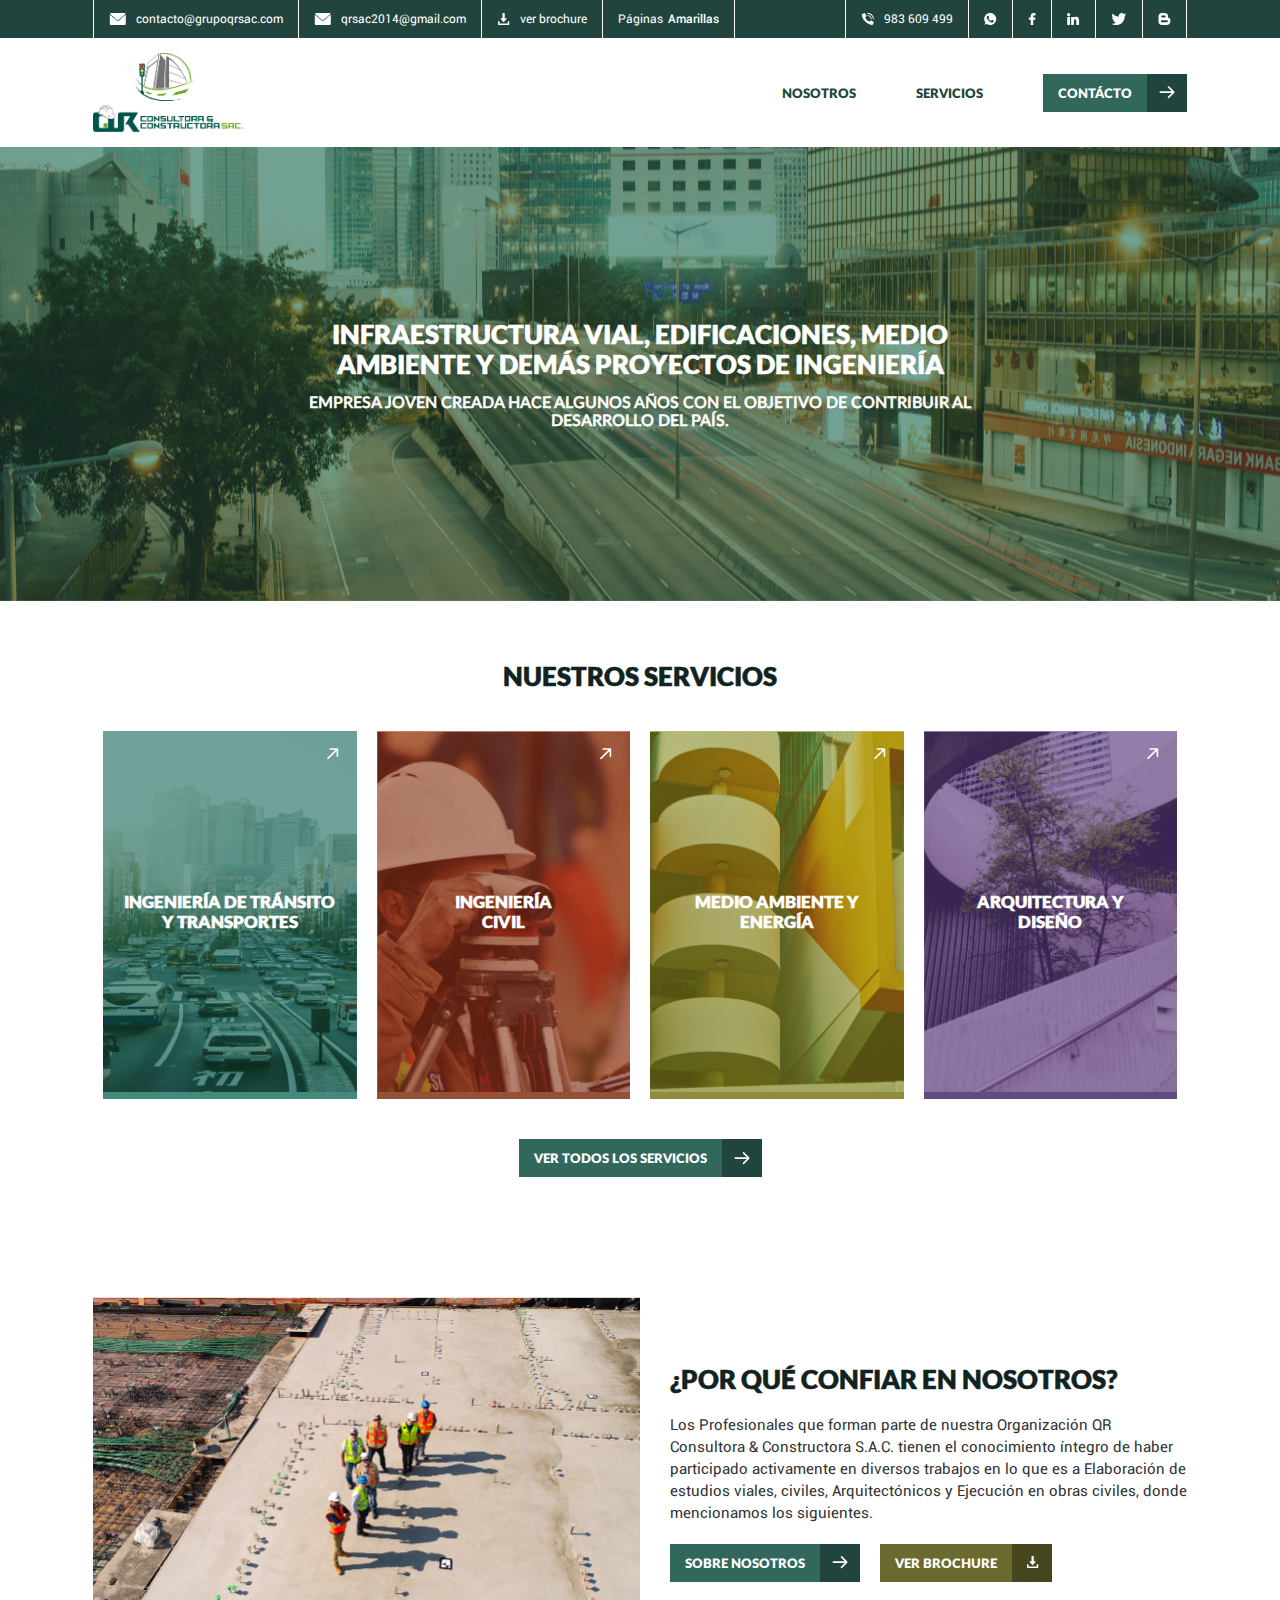
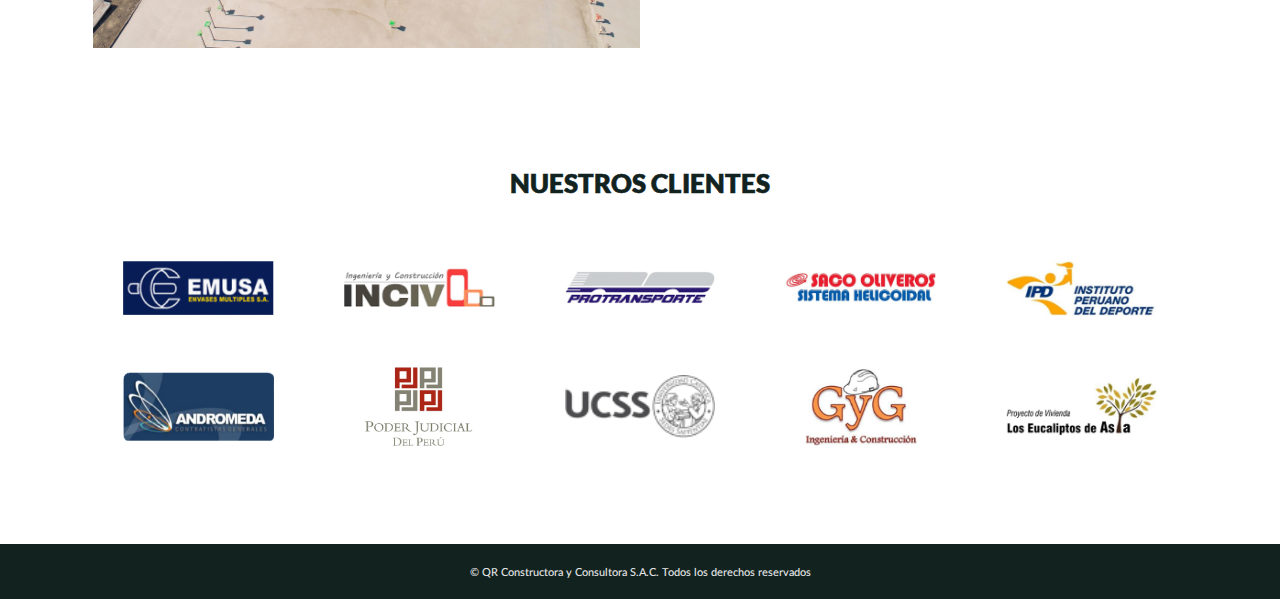
<file: index.html>
<!DOCTYPE html>
<html lang="es">
  <head>
    <!-- Global site tag (gtag.js) - Google Analytics -->
<script async src="https://www.googletagmanager.com/gtag/js?id=G-ZJ2PSQ1S6S"></script>
<script>
  window.dataLayer = window.dataLayer || [];
  function gtag(){dataLayer.push(arguments);}
  gtag('js', new Date());

  gtag('config', 'G-ZJ2PSQ1S6S');
</script>
    <meta charset="UTF-8" />
    <meta http-equiv="X-UA-Compatible" content="IE=edge" />
    <meta name="viewport" content="width=device-width, initial-scale=1.0" />
    <meta name="google-site-verification" content="WBtdzYXrYl9oiD49tObHCFMQHIOM5q0oiX0SmKbReoA" />
    <link rel="stylesheet" href="css/style.css" />
    <link rel="stylesheet" href="css/owl.carousel.css">
    <link rel="stylesheet" href="css/responsive.css">
    <!-- for facebook -->
	<meta property="og:type" content="website">
	<meta property="og:site_name" content="Grupo QR SAC | Consultora y Constructora">
	<meta property="og:title" content="Grupo QR SAC | Consultora y Constructora">
	<meta property="og:description" content="Ingeniería de Tránsito y Transportes | Ingenieria Civil | Medio Ambiente y Energía | Arquitectura y Diseño">
	<meta property="og:url" content="https://grupoqrsac.com/">
	<meta property="og:image" content="https://grupoqrsac.com/img/home/bg-we.jpg">
	<meta property="og:image:secure_url" content="https://grupoqrsac.com/img/home/bg-we.jpg">
	<meta property="og:image:alt" content="Ingeniería de Tránsito y Transportes | Ingenieria Civil | Medio Ambiente y Energía | Arquitectura y Diseño"/>
	<!-- end for facebook -->
    <title>QR Consultora y Constructora S.A.C.</title>
  </head>
  <body>
    <header>
      <div class="ui-header-top">
        <div class="ui-header-top__box ui-container">
          <ul class="ui-header-top-list">
            <li>
              <a href="mailto:contacto@grupoqrsac.com" class="ui-header-top-list-link">
                <figure
                  class="ui-header-top-list-link__figure ui-header-top-list-link__figure--margin-right"
                >
                  <img src="img/icons/icon-email.svg" alt="" />
                </figure>
                <span>
                  contacto@grupoqrsac.com
                </span>
              </a>
            </li>
            <li>
              <a href="mailto:qrsac2014@gmail.com" class="ui-header-top-list-link">
                <figure
                  class="ui-header-top-list-link__figure ui-header-top-list-link__figure--margin-right"
                >
                  <img src="img/icons/icon-email.svg" alt="" />
                </figure>
                <span>
                  qrsac2014@gmail.com
                </span>
              </a>
            </li>
            <li>
              <a href="/pdf/brochure-qr-consultora-y-constructora-sac.pdf" class="ui-header-top-list-link" target="_blank">
                <figure
                  class="ui-header-top-list-link__figure ui-header-top-list-link__figure--margin-right"
                >
                  <img src="img/icons/icon-download.svg" alt="" />
                </figure>
                <span>
                  ver brochure
                </span>
              </a>
            </li>
            <li>
              <a href="https://www.paginasamarillas.com.pe/empresas/qr-consultora-y-constructora-sac/comas-80631197" class="ui-header-top-list-link ui-header-top-list-link--page-yellow" target="_blank">
                <span>
                  Páginas
                </span>
                <span>
                  Amarillas
                </span>
              </a>
            </li>
          </ul>
          <ul class="ui-header-top-list">
            <li>
              <a href="tel:+51983609499" class="ui-header-top-list-link">
                <figure class="ui-header-top-list-link__figure ui-header-top-list-link__figure--margin-right">
                  <img src="img/icons/icon-phone.svg" alt="" />
                </figure>
                <span>
                  983 609 499
                </span>
              </a>
            </li>
            <li>
              <a href="https://wa.me/51983609499?text=Hola%20QR%20Consultora%20y%20Constructora%20SAC" class="ui-header-top-list-link" target="_blank">
                <figure class="ui-header-top-list-link__figure">
                  <img src="img/icons/icon-whatsapp.svg" alt="" />
                </figure>
              </a>
            </li>
            <li>
              <a href="https://www.facebook.com/qr.consultores" class="ui-header-top-list-link" target="_blank">
                <figure class="ui-header-top-list-link__figure">
                  <img src="img/icons/icon-facebook.svg" alt="" />
                </figure>
              </a>
            </li>
            <li>
              <a href="https://www.linkedin.com/checkpoint/challengesV2/AQFUcY1yalVhBwAAAXfaHliNc3Pa6fabhmJdK09zPeX9hMfOIUM_fYAIL2bv32jZKCMyQRujXSj3CpC52_dGCSGTTMtHnvE-BA" class="ui-header-top-list-link" target="_blank">
                <figure class="ui-header-top-list-link__figure">
                  <img src="img/icons/icon-linkedin.svg" alt="" />
                </figure>
              </a>
            </li>
            <li>
              <a href="https://twitter.com/qrsac2014" class="ui-header-top-list-link" target="_blank">
                <figure class="ui-header-top-list-link__figure">
                  <img src="img/icons/icon-twitter.svg" alt="" />
                </figure>
              </a>
            </li>
            <li>
              <a href="http://qrsac.blogspot.com/" class="ui-header-top-list-link" target="_blank">
                <figure class="ui-header-top-list-link__figure">
                  <img src="img/icons/icon-blogger.svg" alt="" />
                </figure>
              </a>
            </li>
          </ul>
        </div>
      </div>
      <div class="ui-header-navigation">
        <div class="ui-header-navigation__box ui-container">
          <a href="index.html" class="ui-brand-qr">
            <figure class="ui-brand-qr__figure">
              <img src="img/icons/brand-qr.png" alt="" />
            </figure>
          </a>
          <nav class="ui-nav">
            <ul class="ui-header-top-list ui-header-top-list--movil">
              <li>
                <a href="mailto:contacto@grupoqrsac.com" class="ui-header-top-list-link ui-header-top-list-link--movil">
                  <figure
                    class="ui-header-top-list-link__figure ui-header-top-list-link__figure--margin-right"
                  >
                    <img src="img/icons/icon-email.svg" alt="" />
                  </figure>
                  <span>
                    contacto@grupoqrsac.com
                  </span>
                </a>
              </li>
              <li>
                <a href="/pdf/brochure-qr-consultora-y-constructora-sac.pdf" class="ui-header-top-list-link ui-header-top-list-link--movil" target="_blank">
                  <figure
                    class="ui-header-top-list-link__figure ui-header-top-list-link__figure--margin-right"
                  >
                    <img src="img/icons/icon-download.svg" alt="" />
                  </figure>
                  <span>
                    ver brochure
                  </span>
                </a>
              </li>
              <li>
                <a href="https://www.paginasamarillas.com.pe/empresas/qr-consultora-y-constructora-sac/comas-80631197" class="ui-header-top-list-link ui-header-top-list-link--page-yellow" target="_blank">
                  <span>
                    Páginas
                  </span>
                  <span>
                    Amarillas
                  </span>
                </a>
              </li>
            </ul>
            <ul class="ui-nav-list">
              <li><a href="nosotros.html" class="ui-nav-link"> Nosotros </a></li>
              <li><a href="servicios.html" class="ui-nav-link">Servicios</a></li>
              <li>
                <a href="contacto.html" class="ui-nav-link ui-nav-link--button ui-nav-link--button--movil">
                  <span class="ui-nav-link__text">Contácto</span>
                  <div class="ui-nav-link-icon ui-nav-link-icon--movil">
                    <figure class="ui-nav-link-icon__figure">
                      <img src="img/icons/icon-arrow-right.svg" alt="" />
                    </figure>
                  </div>
                </a>
              </li>
            </ul>
            <ul class="ui-header-top-list ui-header-top-list--movil ui-header-top-list--movil-flex">
              <li>
                <a href="tel:+51983609499" class="ui-header-top-list-link">
                  <figure class="ui-header-top-list-link__figure">
                    <img src="img/icons/icon-phone.svg" alt="" />
                  </figure>
                </a>
              </li>
              <li>
                <a href="https://wa.me/51983609499?text=Hola%20QR%20Consultora%20y%20Constructora%20SAC" class="ui-header-top-list-link" target="_blank">
                  <figure class="ui-header-top-list-link__figure">
                    <img src="img/icons/icon-whatsapp.svg" alt="" />
                  </figure>
                </a>
              </li>
              <li>
                <a href="https://www.facebook.com/qr.consultores" class="ui-header-top-list-link" target="_blank">
                  <figure class="ui-header-top-list-link__figure">
                    <img src="img/icons/icon-facebook.svg" alt="" />
                  </figure>
                </a>
              </li>
              <li>
                <a href="https://www.linkedin.com/checkpoint/challengesV2/AQFUcY1yalVhBwAAAXfaHliNc3Pa6fabhmJdK09zPeX9hMfOIUM_fYAIL2bv32jZKCMyQRujXSj3CpC52_dGCSGTTMtHnvE-BA" class="ui-header-top-list-link" target="_blank">
                  <figure class="ui-header-top-list-link__figure">
                    <img src="img/icons/icon-linkedin.svg" alt="" />
                  </figure>
                </a>
              </li>
              <li>
                <a href="https://twitter.com/qrsac2014" class="ui-header-top-list-link" target="_blank">
                  <figure class="ui-header-top-list-link__figure">
                    <img src="img/icons/icon-twitter.svg" alt="" />
                  </figure>
                </a>
              </li>
              <li>
                <a href="http://qrsac.blogspot.com/" class="ui-header-top-list-link" target="_blank">
                  <figure class="ui-header-top-list-link__figure">
                    <img src="img/icons/icon-blogger.svg" alt="" />
                  </figure>
                </a>
              </li>
            </ul>

            <figure class="ui-close">
              <img src="img/icons/icon-close.svg" alt="">
            </figure>
          </nav>
          <div class="ui-button-movil">
            <span></span>
            <span></span>
            <span></span>
          </div>
        </div>
      </div>
    </header>

    <div class="ui-banner" style="background-image: url(img/banner/bg-banner.jpg)">
      <div class="ui-banner__box ui-container">
        <div class="ui-banner-text">
          <h2 class="ui-title ui-margin-bottom-15">
            Infraestructura Vial, edificaciones, medio ambiente y demás proyectos de ingeniería
          </h2>
          <h3 class="ui-subtitle">
            Empresa joven creada hace algunos años con el objetivo de contribuir al desarrollo del país.
          </h3>
        </div>
      </div>
    </div>

    <section class="ui-section">
      <div class="ui-section__box ui-container">
        <div class="ui-header-section ui-margin-bottom-30">
          <h2 class="ui-title ui-title--11221F">Nuestros servicios</h2>
        </div>
        <ul class="ui-list-services ui-margin-bottom-30">
          <li>
            <a href="servicios.html#ingenieria-de-transito-y-transportes" class="ui-service-link ui-service-link--428A7B">
              <div class="ui-service-link__bg ui-service-link__bg--overlay-428A7B" style="background-image: url(img/home/servicio-ingenieria-de-transito-y-transporte.jpg);"></div>
              <div class="ui-service-link-text">
                <h3 class="ui-title--service-link ui-title">Ingeniería de tránsito y transportes</h3>
                <figure class="ui-service-link-text__figure">
                  <img src="img/icons/icon-arrow-right.svg" alt="">
                </figure>
              </div>
            </a>
          </li>

          <li>
            <a href="servicios.html#ingenieria-civil" class="ui-service-link ui-service-link--945138">
              <div class="ui-service-link__bg ui-service-link__bg--overlay-945138" style="background-image: url(img/home/servicio-ingenieria-civil.jpg);"></div>
              <div class="ui-service-link-text">
                <h3 class="ui-title--service-link ui-title">Ingeniería <br> Civil</h3>
                <figure class="ui-service-link-text__figure">
                  <img src="img/icons/icon-arrow-right.svg" alt="">
                </figure>
              </div>
            </a>
          </li>

          <li>
            <a href="servicios.html#medio-ambiente-y-energia" class="ui-service-link ui-service-link--8F8D3D">
              <div class="ui-service-link__bg ui-service-link__bg--overlay-8F8D3D" style="background-image: url(img/home/servicio-medio-ambiente-y-energia.jpg);"></div>
              <div class="ui-service-link-text">
                <h3 class="ui-title--service-link ui-title">Medio ambiente y energía</h3>
                <figure class="ui-service-link-text__figure">
                  <img src="img/icons/icon-arrow-right.svg" alt="">
                </figure>
              </div>
            </a>
          </li>

          <li>
            <a href="servicios.html#arquitectura-y-diseno" class="ui-service-link ui-service-link--614B81">
              <div class="ui-service-link__bg ui-service-link__bg--overlay-614B81" style="background-image: url(img/home/servicio-arquitectura-y-diseno.jpg);"></div>
              <div class="ui-service-link-text">
                <h3 class="ui-title--service-link ui-title">Arquitectura y <br> diseño</h3>
                <figure class="ui-service-link-text__figure">
                  <img src="img/icons/icon-arrow-right.svg" alt="">
                </figure>
              </div>
            </a>
          </li>
        </ul>
        <div class="ui-link-button">
          <a href="servicios.html" class="ui-nav-link ui-nav-link--button">
            <span class="ui-nav-link__text">Ver todos los servicios</span>
            <div class="ui-nav-link-icon">
              <figure class="ui-nav-link-icon__figure">
                <img src="img/icons/icon-arrow-right.svg" alt="">
              </figure>
            </div>
          </a>
        </div>
      </div>
    </section>

    <section class="ui-section">
      <div class="ui-section__box ui-section__box--we ui-container">
        <div class="ui-we-bg" style="background-image: url(img/home/bg-we.jpg);"></div>
        <div class="ui-we-content">
          <div class="ui-header-section ui-header-section--we ui-margin-bottom-20">
            <h2 class="ui-title ui-title--11221F">¿Por qué confiar en nosotros?</h2>
          </div>
          <div class="ui-paragraph ui-margin-bottom-20">
            <p>
              Los Profesionales que forman parte de nuestra Organización QR Consultora & Constructora S.A.C. tienen el conocimiento íntegro de haber participado activamente en diversos trabajos en lo que es a Elaboración  de estudios viales, civiles, Arquitectónicos y Ejecución en obras civiles, donde mencionamos los siguientes.
            </p>
          </div>
          <div class="ui-link-button ui-link-button--we">
            <a href="nosotros.html" class="ui-nav-link ui-nav-link--button">
              <span class="ui-nav-link__text">Sobre nosotros</span>
              <div class="ui-nav-link-icon">
                <figure class="ui-nav-link-icon__figure">
                  <img src="img/icons/icon-arrow-right.svg" alt="">
                </figure>
              </div>
            </a>

            <a href="/pdf/brochure-qr-consultora-y-constructora-sac.pdf" class="ui-nav-link ui-nav-link--button ui-nav-link--button--6B6A2E" target="_blank">
              <span class="ui-nav-link__text">Ver brochure</span>
              <div class="ui-nav-link-icon ui-nav-link-icon--47471F">
                <figure class="ui-nav-link-icon__figure">
                  <img src="img/icons/icon-download.svg" alt="">
                </figure>
              </div>
            </a>
          </div>
        </div>
      </div>
    </section>

    <section class="ui-section">
      <div class="ui-section__box ui-container">
        <div class="ui-header-section ui-margin-bottom-30">
          <h2 class="ui-title ui-title--11221F">Nuestros clientes</h2>
        </div>
        <div class="ui-brand">
          <div class="owl-carousel ui-carousel-brand">
            <div class="item">
              <div class="ui-brand-items">
                <div class="ui-brand-item">
                  <div
                    class="ui-brand-item__figure"
                    style="background-image: url(img/brands/brand-emusa.png)"
                  ></div>
                </div>
                <div class="ui-brand-item">
                  <div
                    class="ui-brand-item__figure"
                    style="
                      background-image: url(img/brands/brand-andromeda.png);
                    "
                  ></div>
                </div>
              </div>
            </div>

            <div class="item">
              <div class="ui-brand-items">
                <div class="ui-brand-item">
                  <div
                    class="ui-brand-item__figure"
                    style="background-image: url(img/brands/brand-incivo.png)"
                  ></div>
                </div>
                <div class="ui-brand-item">
                  <div
                    class="ui-brand-item__figure"
                    style="
                      background-image: url(img/brands/brand-poder-judicial.png);
                    "
                  ></div>
                </div>
              </div>
            </div>

            <div class="item">
              <div class="ui-brand-items">
                <div class="ui-brand-item">
                  <div
                    class="ui-brand-item__figure"
                    style="
                      background-image: url(img/brands/brand-protransporte.png);
                    "
                  ></div>
                </div>
                <div class="ui-brand-item">
                  <div
                    class="ui-brand-item__figure"
                    style="background-image: url(img/brands/brand-ucss.png)"
                  ></div>
                </div>
              </div>
            </div>

            <div class="item">
              <div class="ui-brand-items">
                <div class="ui-brand-item">
                  <div
                    class="ui-brand-item__figure"
                    style="
                      background-image: url(img/brands/brand-saco-oliveros.png);
                    "
                  ></div>
                </div>
                <div class="ui-brand-item">
                  <div
                    class="ui-brand-item__figure"
                    style="
                      background-image: url(img/brands/brand-ingenieria-y-construccion.png);
                    "
                  ></div>
                </div>
              </div>
            </div>

            <div class="item">
              <div class="ui-brand-items">
                <div class="ui-brand-item">
                  <div
                    class="ui-brand-item__figure"
                    style="background-image: url(img/brands/brand-ipd.png)"
                  ></div>
                </div>
                <div class="ui-brand-item">
                  <div
                    class="ui-brand-item__figure"
                    style="
                      background-image: url(img/brands/brand-los-eucaliptos-de-asia.png);
                    "
                  ></div>
                </div>
              </div>
            </div>

            <div class="item">
              <div class="ui-brand-items">
                <div class="ui-brand-item">
                  <div
                    class="ui-brand-item__figure"
                    style="background-image: url(img/brands/brand-isabella.png)"
                  ></div>
                </div>
                <div class="ui-brand-item">
                  <div
                    class="ui-brand-item__figure"
                    style="background-image: url(img/brands/brand-cimac.png)"
                  ></div>
                </div>
              </div>
            </div>

            <div class="item">
              <div class="ui-brand-items">
                <div class="ui-brand-item">
                  <div
                    class="ui-brand-item__figure"
                    style="
                      background-image: url(img/brands/brand-luz-del-sur.png);
                    "
                  ></div>
                </div>
                <div class="ui-brand-item">
                  <div
                    class="ui-brand-item__figure"
                    style="
                      background-image: url(img/brands/brand-zegel-ipae.png);
                    "
                  ></div>
                </div>
              </div>
            </div>

            <div class="item">
              <div class="ui-brand-items">
                <div class="ui-brand-item">
                  <div
                    class="ui-brand-item__figure"
                    style="background-image: url(img/brands/brand-tower.png)"
                  ></div>
                </div>
                <div class="ui-brand-item">
                  <div
                    class="ui-brand-item__figure"
                    style="background-image: url(img/brands/brand-minsur.png)"
                  ></div>
                </div>
              </div>
            </div>

            <div class="item">
              <div class="ui-brand-items">
                <div class="ui-brand-item">
                  <div
                    class="ui-brand-item__figure"
                    style="background-image: url(img/brands/brand-unife.png)"
                  ></div>
                </div>
                <div class="ui-brand-item">
                  <div
                    class="ui-brand-item__figure"
                    style="
                      background-image: url(img/brands/brand-plan-copesco.png);
                    "
                  ></div>
                </div>
              </div>
            </div>

            <div class="item">
              <div class="ui-brand-items">
                <div class="ui-brand-item">
                  <div
                    class="ui-brand-item__figure"
                    style="background-image: url(img/brands/brand-bisa.png)"
                  ></div>
                </div>
                <div class="ui-brand-item">
                  <div
                    class="ui-brand-item__figure"
                    style="
                      background-image: url(img/brands/brand-g-n-rojas.png);
                    "
                  ></div>
                </div>
              </div>
            </div>

            <div class="item">
              <div class="ui-brand-items">
                <div class="ui-brand-item">
                  <div
                    class="ui-brand-item__figure"
                    style="
                      background-image: url(img/brands/brand-grupo-proyfe.png);
                    "
                  ></div>
                </div>
                <div class="ui-brand-item">
                  <div
                    class="ui-brand-item__figure"
                    style="background-image: url(img/brands/brand-cesel.png)"
                  ></div>
                </div>
              </div>
            </div>

            <div class="item">
              <div class="ui-brand-items">
                <div class="ui-brand-item">
                  <div
                    class="ui-brand-item__figure"
                    style="background-image: url(img/brands/brand-conhydra.png)"
                  ></div>
                </div>
                <div class="ui-brand-item">
                  <div
                    class="ui-brand-item__figure"
                    style="background-image: url(img/brands/brand-adc.png)"
                  ></div>
                </div>
              </div>
            </div>
          </div>
        </div>
      </div>
    </section>

    <footer class="ui-footer">
      <div class="ui-footer__box ui-container">
        <span
          class="ui-footer-link"
        >
          © QR Constructora y Consultora S.A.C. Todos los derechos reservados
        </span>
      </div>
    </footer>

    <script src="js/jquery-2.2.4.min.js"></script>
    <script src="js/owl.carousel.js"></script>
    <script src="js/brand.js"></script>
    <script src="js/general.js"></script>
  </body>
</html>
</file>
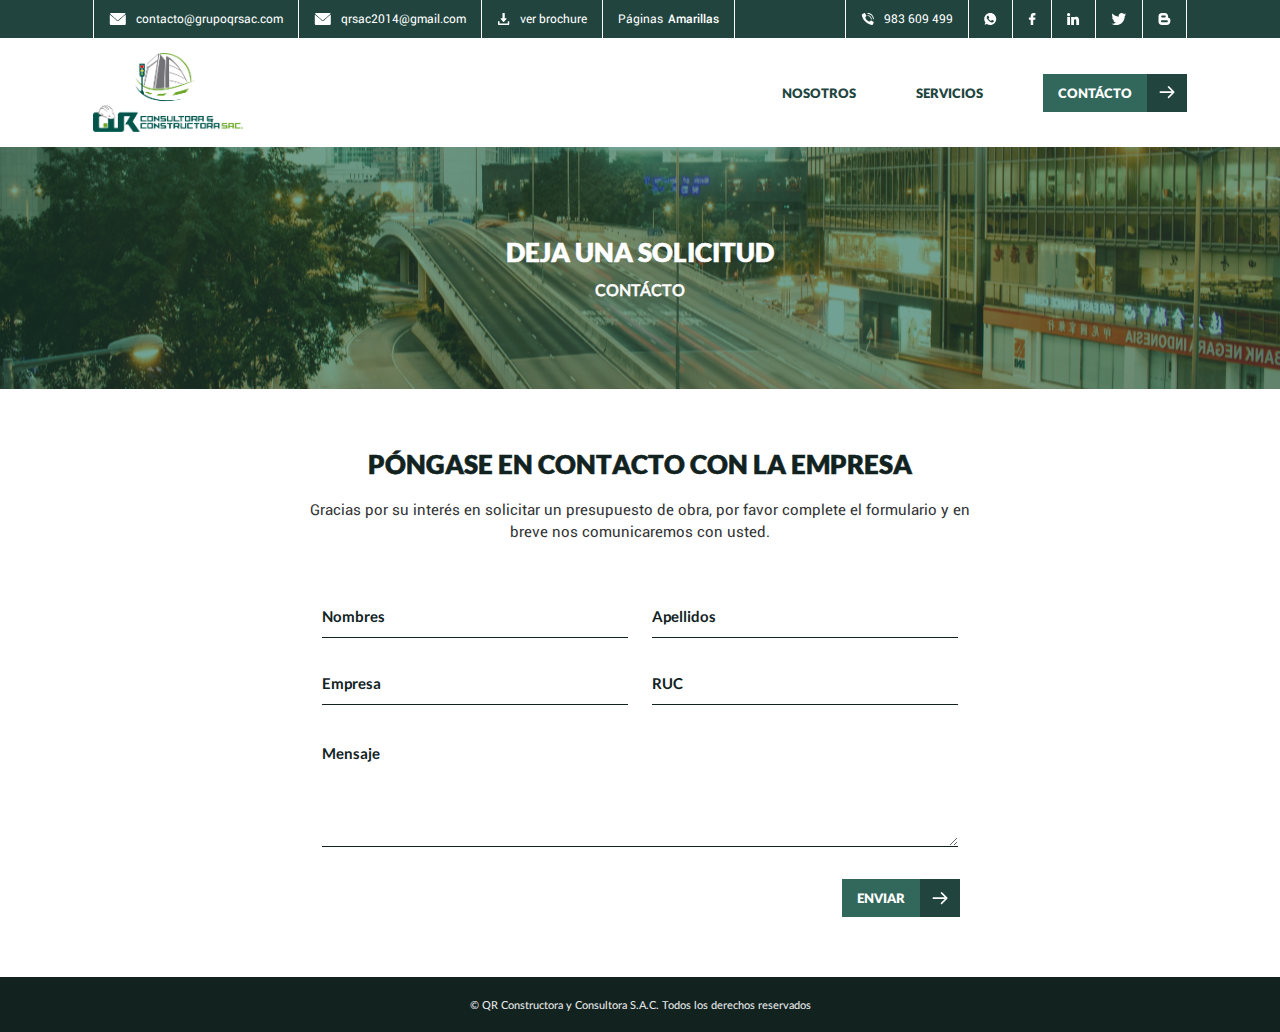
<file: contacto.html>
<!DOCTYPE html>
<html lang="es">
  <head>
    <!-- Global site tag (gtag.js) - Google Analytics -->
<script async src="https://www.googletagmanager.com/gtag/js?id=G-ZJ2PSQ1S6S"></script>
<script>
  window.dataLayer = window.dataLayer || [];
  function gtag(){dataLayer.push(arguments);}
  gtag('js', new Date());

  gtag('config', 'G-ZJ2PSQ1S6S');
</script>
    <meta charset="UTF-8" />
    <meta http-equiv="X-UA-Compatible" content="IE=edge" />
    <meta name="viewport" content="width=device-width, initial-scale=1.0" />
    <link rel="stylesheet" href="css/style.css" />
    <link rel="stylesheet" href="css/owl.carousel.css" />
    <link rel="stylesheet" href="css/responsive.css">
    <title>QR Consultora y Constructora S.A.C.</title>
  </head>
  <body>
    <header>
      <div class="ui-header-top">
        <div class="ui-header-top__box ui-container">
          <ul class="ui-header-top-list">
            <li>
              <a href="mailto:contacto@grupoqrsac.com" class="ui-header-top-list-link">
                <figure
                  class="ui-header-top-list-link__figure ui-header-top-list-link__figure--margin-right"
                >
                  <img src="img/icons/icon-email.svg" alt="" />
                </figure>
                <span>
                  contacto@grupoqrsac.com
                </span>
              </a>
            </li>
            <li>
              <a href="mailto:qrsac2014@gmail.com" class="ui-header-top-list-link">
                <figure
                  class="ui-header-top-list-link__figure ui-header-top-list-link__figure--margin-right"
                >
                  <img src="img/icons/icon-email.svg" alt="" />
                </figure>
                <span>
                  qrsac2014@gmail.com
                </span>
              </a>
            </li>
            <li>
              <a href="/pdf/brochure-qr-consultora-y-constructora-sac.pdf" class="ui-header-top-list-link" target="_blank">
                <figure
                  class="ui-header-top-list-link__figure ui-header-top-list-link__figure--margin-right"
                >
                  <img src="img/icons/icon-download.svg" alt="" />
                </figure>
                <span>
                  ver brochure
                </span>
              </a>
            </li>
            <li>
              <a href="https://www.paginasamarillas.com.pe/empresas/qr-consultora-y-constructora-sac/comas-80631197" class="ui-header-top-list-link ui-header-top-list-link--page-yellow" target="_blank">
                <span>
                  Páginas
                </span>
                <span>
                  Amarillas
                </span>
              </a>
            </li>
          </ul>
          <ul class="ui-header-top-list">
            <li>
              <a href="tel:+51983609499" class="ui-header-top-list-link">
                <figure class="ui-header-top-list-link__figure ui-header-top-list-link__figure--margin-right">
                  <img src="img/icons/icon-phone.svg" alt="" />
                </figure>
                <span>
                  983 609 499
                </span>
              </a>
            </li>
            <li>
              <a href="https://wa.me/51983609499?text=Hola%20QR%20Consultora%20y%20Constructora%20SAC" class="ui-header-top-list-link" target="_blank">
                <figure class="ui-header-top-list-link__figure">
                  <img src="img/icons/icon-whatsapp.svg" alt="" />
                </figure>
              </a>
            </li>
            <li>
              <a href="https://www.facebook.com/qr.consultores" class="ui-header-top-list-link" target="_blank">
                <figure class="ui-header-top-list-link__figure">
                  <img src="img/icons/icon-facebook.svg" alt="" />
                </figure>
              </a>
            </li>
            <li>
              <a href="https://www.linkedin.com/checkpoint/challengesV2/AQFUcY1yalVhBwAAAXfaHliNc3Pa6fabhmJdK09zPeX9hMfOIUM_fYAIL2bv32jZKCMyQRujXSj3CpC52_dGCSGTTMtHnvE-BA" class="ui-header-top-list-link" target="_blank">
                <figure class="ui-header-top-list-link__figure">
                  <img src="img/icons/icon-linkedin.svg" alt="" />
                </figure>
              </a>
            </li>
            <li>
              <a href="https://twitter.com/qrsac2014" class="ui-header-top-list-link" target="_blank">
                <figure class="ui-header-top-list-link__figure">
                  <img src="img/icons/icon-twitter.svg" alt="" />
                </figure>
              </a>
            </li>
            <li>
              <a href="http://qrsac.blogspot.com/" class="ui-header-top-list-link" target="_blank">
                <figure class="ui-header-top-list-link__figure">
                  <img src="img/icons/icon-blogger.svg" alt="" />
                </figure>
              </a>
            </li>
          </ul>
        </div>
      </div>
      <div class="ui-header-navigation">
        <div class="ui-header-navigation__box ui-container">
          <a href="index.html" class="ui-brand-qr">
            <figure class="ui-brand-qr__figure">
              <img src="img/icons/brand-qr.png" alt="" />
            </figure>
          </a>
          <nav class="ui-nav">
            <ul class="ui-header-top-list ui-header-top-list--movil">
              <li>
                <a href="mailto:contacto@grupoqrsac.com" class="ui-header-top-list-link ui-header-top-list-link--movil">
                  <figure
                    class="ui-header-top-list-link__figure ui-header-top-list-link__figure--margin-right"
                  >
                    <img src="img/icons/icon-email.svg" alt="" />
                  </figure>
                  <span>
                    contacto@grupoqrsac.com
                  </span>
                </a>
              </li>
              <li>
                <a href="/pdf/brochure-qr-consultora-y-constructora-sac.pdf" class="ui-header-top-list-link ui-header-top-list-link--movil" target="_blank">
                  <figure
                    class="ui-header-top-list-link__figure ui-header-top-list-link__figure--margin-right"
                  >
                    <img src="img/icons/icon-download.svg" alt="" />
                  </figure>
                  <span>
                    ver brochure
                  </span>
                </a>
              </li>
              <li>
                <a href="https://www.paginasamarillas.com.pe/empresas/qr-consultora-y-constructora-sac/comas-80631197" class="ui-header-top-list-link ui-header-top-list-link--page-yellow" target="_blank">
                  <span>
                    Páginas
                  </span>
                  <span>
                    Amarillas
                  </span>
                </a>
              </li>
            </ul>
            <ul class="ui-nav-list">
              <li><a href="nosotros.html" class="ui-nav-link"> Nosotros </a></li>
              <li><a href="servicios.html" class="ui-nav-link">Servicios</a></li>
              <li>
                <a href="contacto.html" class="ui-nav-link ui-nav-link--button ui-nav-link--button--movil">
                  <span class="ui-nav-link__text">Contácto</span>
                  <div class="ui-nav-link-icon ui-nav-link-icon--movil">
                    <figure class="ui-nav-link-icon__figure">
                      <img src="img/icons/icon-arrow-right.svg" alt="" />
                    </figure>
                  </div>
                </a>
              </li>
            </ul>
            <ul class="ui-header-top-list ui-header-top-list--movil ui-header-top-list--movil-flex">
              <li>
                <a href="tel:+51983609499" class="ui-header-top-list-link">
                  <figure class="ui-header-top-list-link__figure">
                    <img src="img/icons/icon-phone.svg" alt="" />
                  </figure>
                </a>
              </li>
              <li>
                <a href="https://wa.me/51983609499?text=Hola%20QR%20Consultora%20y%20Constructora%20SAC" class="ui-header-top-list-link" target="_blank">
                  <figure class="ui-header-top-list-link__figure">
                    <img src="img/icons/icon-whatsapp.svg" alt="" />
                  </figure>
                </a>
              </li>
              <li>
                <a href="https://www.facebook.com/qr.consultores" class="ui-header-top-list-link" target="_blank">
                  <figure class="ui-header-top-list-link__figure">
                    <img src="img/icons/icon-facebook.svg" alt="" />
                  </figure>
                </a>
              </li>
              <li>
                <a href="https://www.linkedin.com/checkpoint/challengesV2/AQFUcY1yalVhBwAAAXfaHliNc3Pa6fabhmJdK09zPeX9hMfOIUM_fYAIL2bv32jZKCMyQRujXSj3CpC52_dGCSGTTMtHnvE-BA" class="ui-header-top-list-link" target="_blank">
                  <figure class="ui-header-top-list-link__figure">
                    <img src="img/icons/icon-linkedin.svg" alt="" />
                  </figure>
                </a>
              </li>
              <li>
                <a href="https://twitter.com/qrsac2014" class="ui-header-top-list-link" target="_blank">
                  <figure class="ui-header-top-list-link__figure">
                    <img src="img/icons/icon-twitter.svg" alt="" />
                  </figure>
                </a>
              </li>
              <li>
                <a href="http://qrsac.blogspot.com/" class="ui-header-top-list-link" target="_blank">
                  <figure class="ui-header-top-list-link__figure">
                    <img src="img/icons/icon-blogger.svg" alt="" />
                  </figure>
                </a>
              </li>
            </ul>

            <figure class="ui-close">
              <img src="img/icons/icon-close.svg" alt="">
            </figure>
          </nav>
          <div class="ui-button-movil">
            <span></span>
            <span></span>
            <span></span>
          </div>
        </div>
      </div>
    </header>

    <div
      class="ui-banner ui-banner--internal"
      style="background-image: url(img/banner/bg-banner.jpg)"
    >
      <div class="ui-banner__box ui-container">
        <div class="ui-banner-text">
          <h2 class="ui-title ui-margin-bottom-15">
            Deja una solicitud
          </h2>
          <h3 class="ui-subtitle">contácto</h3>
        </div>
      </div>
    </div>

    <section class="ui-section">
      <div class="ui-section__box ui-section__box--contact ui-container">
        <div class="ui-section__660">
          <div class="ui-title-paragraph ui-margin-bottom-40">
            <div class="ui-header-section ui-margin-bottom-20">
              <h2 class="ui-title ui-title--11221F">Póngase en contacto con la empresa</h2>
            </div>
            <div class="ui-paragraph ui-text-center">
              <p>
                Gracias por su interés en solicitar un presupuesto de obra, por favor complete el formulario y en breve nos comunicaremos con usted.
              </p>
            </div>
          </div>
          
          <form action="" class="ui-form">
            <div class="ui-item-input">
              <div class="ui-item-input__box">
                <input type="text" class="ui-input" placeholder="Nombres">
              </div>
            </div>
            <div class="ui-item-input">
              <div class="ui-item-input__box">
                <input type="text" class="ui-input" placeholder="Apellidos">
              </div>
            </div>
            <div class="ui-item-input">
              <div class="ui-item-input__box">
                <input type="text" class="ui-input" placeholder="Empresa">
              </div>
            </div>
            <div class="ui-item-input">
              <div class="ui-item-input__box">
                <input type="text" class="ui-input" placeholder="RUC">
              </div>
            </div>
            <div class="ui-item-input ui-item-input--message ui-margin-bottom-20">
              <div class="ui-item-input__box ui-item-input__box--message">
                <textarea name="" class="ui-input" placeholder="Mensaje"></textarea>
              </div>
            </div>
            <div class="ui-link-button ui-link-button--contact">
              <button class="ui-nav-link ui-nav-link--button">
                <span class="ui-nav-link__text">Enviar</span>
                <div class="ui-nav-link-icon">
                  <figure class="ui-nav-link-icon__figure">
                    <img src="img/icons/icon-arrow-right.svg" alt="">
                  </figure>
                </div>
              </button>
            </div>
          </form>
        </div>
      </div>
    </section>

    <footer class="ui-footer">
      <div class="ui-footer__box ui-container">
        <span
          class="ui-footer-link"
        >
          © QR Constructora y Consultora S.A.C. Todos los derechos reservados
        </span>
      </div>
    </footer>

    <script src="js/jquery-2.2.4.min.js"></script>
    <script src="js/owl.carousel.js"></script>
    <script src="js/services.js"></script>
    <script src="js/general.js"></script>
  </body>
</html>
</file>
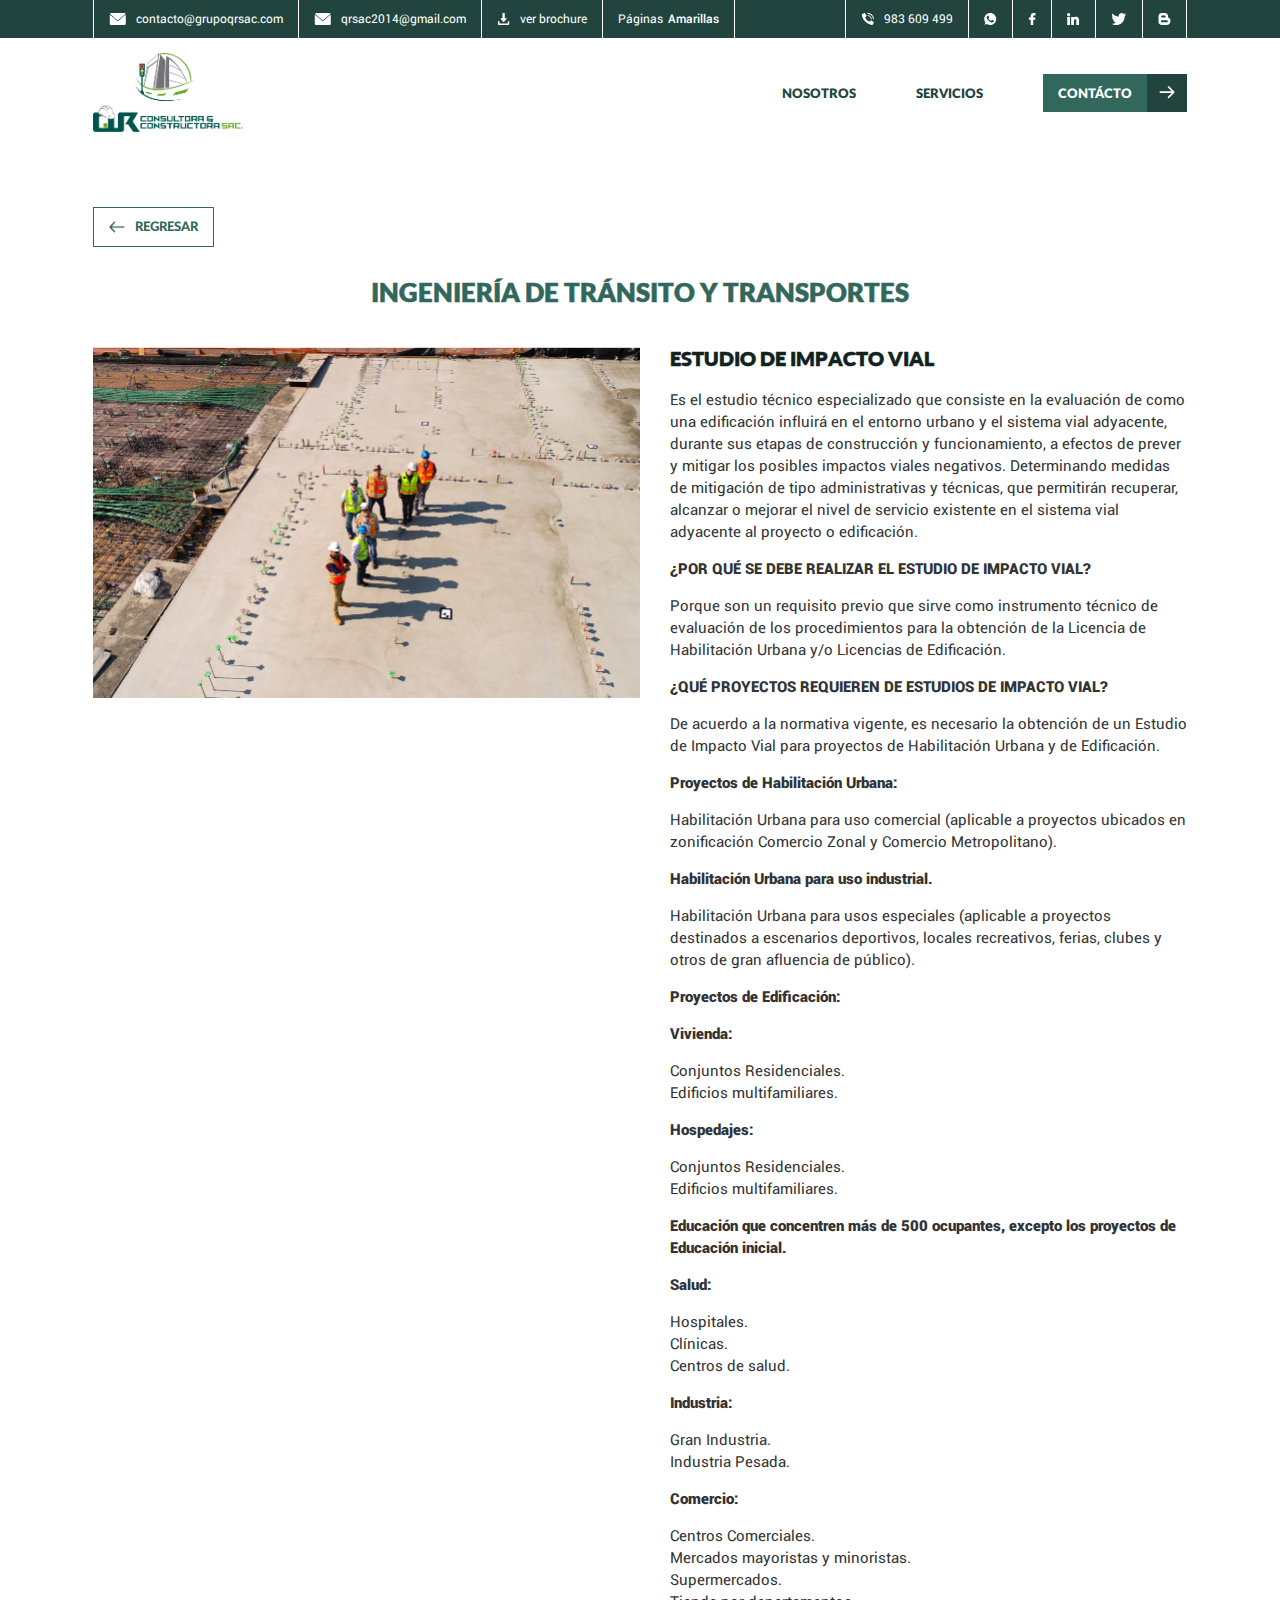
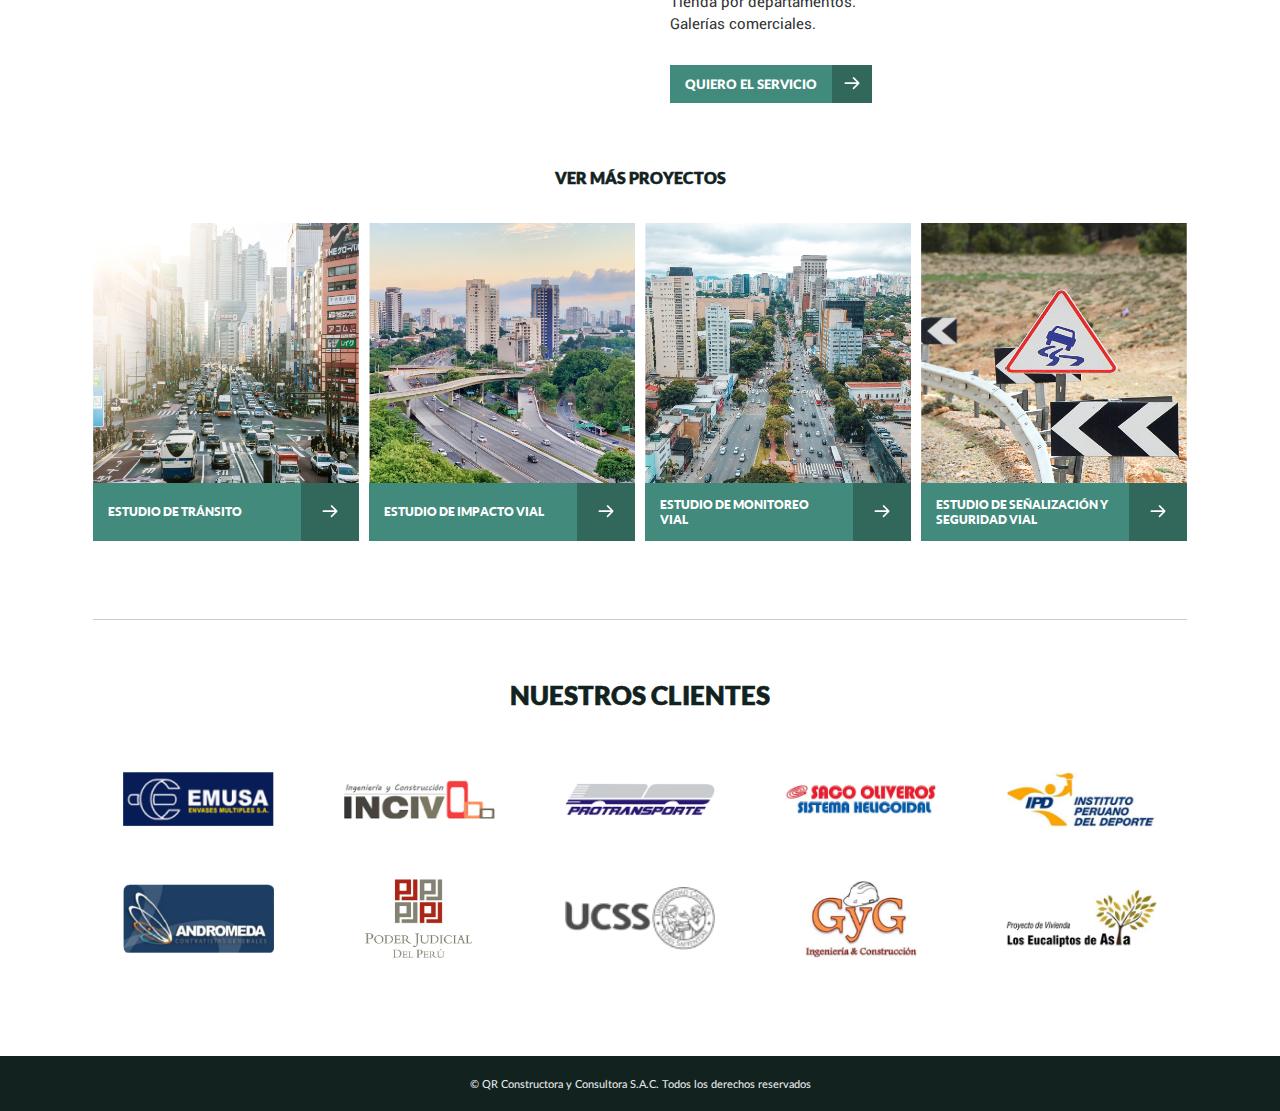
<file: estudio-de-impacto-vial.html>
<!DOCTYPE html>
<html lang="es">
  <head>
    <!-- Global site tag (gtag.js) - Google Analytics -->
<script async src="https://www.googletagmanager.com/gtag/js?id=G-ZJ2PSQ1S6S"></script>
<script>
  window.dataLayer = window.dataLayer || [];
  function gtag(){dataLayer.push(arguments);}
  gtag('js', new Date());

  gtag('config', 'G-ZJ2PSQ1S6S');
</script>
    <meta charset="UTF-8" />
    <meta http-equiv="X-UA-Compatible" content="IE=edge" />
    <meta name="viewport" content="width=device-width, initial-scale=1.0" />
    <link rel="stylesheet" href="css/style.css" />
    <link rel="stylesheet" href="css/owl.carousel.css" />
    <link rel="stylesheet" href="css/responsive.css">
    <title>QR Consultora y Constructora S.A.C.</title>
  </head>
  <body>
    <header>
      <div class="ui-header-top">
        <div class="ui-header-top__box ui-container">
          <ul class="ui-header-top-list">
            <li>
              <a href="mailto:contacto@grupoqrsac.com" class="ui-header-top-list-link">
                <figure
                  class="ui-header-top-list-link__figure ui-header-top-list-link__figure--margin-right"
                >
                  <img src="img/icons/icon-email.svg" alt="" />
                </figure>
                <span>
                  contacto@grupoqrsac.com
                </span>
              </a>
            </li>
            <li>
              <a href="mailto:qrsac2014@gmail.com" class="ui-header-top-list-link">
                <figure
                  class="ui-header-top-list-link__figure ui-header-top-list-link__figure--margin-right"
                >
                  <img src="img/icons/icon-email.svg" alt="" />
                </figure>
                <span>
                  qrsac2014@gmail.com
                </span>
              </a>
            </li>
            <li>
              <a href="/pdf/brochure-qr-consultora-y-constructora-sac.pdf" class="ui-header-top-list-link" target="_blank">
                <figure
                  class="ui-header-top-list-link__figure ui-header-top-list-link__figure--margin-right"
                >
                  <img src="img/icons/icon-download.svg" alt="" />
                </figure>
                <span>
                  ver brochure
                </span>
              </a>
            </li>
            <li>
              <a href="https://www.paginasamarillas.com.pe/empresas/qr-consultora-y-constructora-sac/comas-80631197" class="ui-header-top-list-link ui-header-top-list-link--page-yellow" target="_blank">
                <span>
                  Páginas
                </span>
                <span>
                  Amarillas
                </span>
              </a>
            </li>
          </ul>
          <ul class="ui-header-top-list">
            <li>
              <a href="tel:+51983609499" class="ui-header-top-list-link">
                <figure class="ui-header-top-list-link__figure ui-header-top-list-link__figure--margin-right">
                  <img src="img/icons/icon-phone.svg" alt="" />
                </figure>
                <span>
                  983 609 499
                </span>
              </a>
            </li>
            <li>
              <a href="https://wa.me/51983609499?text=Hola%20QR%20Consultora%20y%20Constructora%20SAC" class="ui-header-top-list-link" target="_blank">
                <figure class="ui-header-top-list-link__figure">
                  <img src="img/icons/icon-whatsapp.svg" alt="" />
                </figure>
              </a>
            </li>
            <li>
              <a href="https://www.facebook.com/qr.consultores" class="ui-header-top-list-link" target="_blank">
                <figure class="ui-header-top-list-link__figure">
                  <img src="img/icons/icon-facebook.svg" alt="" />
                </figure>
              </a>
            </li>
            <li>
              <a href="https://www.linkedin.com/checkpoint/challengesV2/AQFUcY1yalVhBwAAAXfaHliNc3Pa6fabhmJdK09zPeX9hMfOIUM_fYAIL2bv32jZKCMyQRujXSj3CpC52_dGCSGTTMtHnvE-BA" class="ui-header-top-list-link" target="_blank">
                <figure class="ui-header-top-list-link__figure">
                  <img src="img/icons/icon-linkedin.svg" alt="" />
                </figure>
              </a>
            </li>
            <li>
              <a href="https://twitter.com/qrsac2014" class="ui-header-top-list-link" target="_blank">
                <figure class="ui-header-top-list-link__figure">
                  <img src="img/icons/icon-twitter.svg" alt="" />
                </figure>
              </a>
            </li>
            <li>
              <a href="http://qrsac.blogspot.com/" class="ui-header-top-list-link" target="_blank">
                <figure class="ui-header-top-list-link__figure">
                  <img src="img/icons/icon-blogger.svg" alt="" />
                </figure>
              </a>
            </li>
          </ul>
        </div>
      </div>
      <div class="ui-header-navigation">
        <div class="ui-header-navigation__box ui-container">
          <a href="index.html" class="ui-brand-qr">
            <figure class="ui-brand-qr__figure">
              <img src="img/icons/brand-qr.png" alt="" />
            </figure>
          </a>
          <nav class="ui-nav">
            <ul class="ui-header-top-list ui-header-top-list--movil">
              <li>
                <a href="mailto:contacto@grupoqrsac.com" class="ui-header-top-list-link ui-header-top-list-link--movil">
                  <figure
                    class="ui-header-top-list-link__figure ui-header-top-list-link__figure--margin-right"
                  >
                    <img src="img/icons/icon-email.svg" alt="" />
                  </figure>
                  <span>
                    contacto@grupoqrsac.com
                  </span>
                </a>
              </li>
              <li>
                <a href="/pdf/brochure-qr-consultora-y-constructora-sac.pdf" class="ui-header-top-list-link ui-header-top-list-link--movil" target="_blank">
                  <figure
                    class="ui-header-top-list-link__figure ui-header-top-list-link__figure--margin-right"
                  >
                    <img src="img/icons/icon-download.svg" alt="" />
                  </figure>
                  <span>
                    ver brochure
                  </span>
                </a>
              </li>
              <li>
                <a href="https://www.paginasamarillas.com.pe/empresas/qr-consultora-y-constructora-sac/comas-80631197" class="ui-header-top-list-link ui-header-top-list-link--page-yellow" target="_blank">
                  <span>
                    Páginas
                  </span>
                  <span>
                    Amarillas
                  </span>
                </a>
              </li>
            </ul>
            <ul class="ui-nav-list">
              <li><a href="nosotros.html" class="ui-nav-link"> Nosotros </a></li>
              <li><a href="servicios.html" class="ui-nav-link">Servicios</a></li>
              <li>
                <a href="contacto.html" class="ui-nav-link ui-nav-link--button ui-nav-link--button--movil">
                  <span class="ui-nav-link__text">Contácto</span>
                  <div class="ui-nav-link-icon ui-nav-link-icon--movil">
                    <figure class="ui-nav-link-icon__figure">
                      <img src="img/icons/icon-arrow-right.svg" alt="" />
                    </figure>
                  </div>
                </a>
              </li>
            </ul>
            <ul class="ui-header-top-list ui-header-top-list--movil ui-header-top-list--movil-flex">
              <li>
                <a href="tel:+51983609499" class="ui-header-top-list-link">
                  <figure class="ui-header-top-list-link__figure">
                    <img src="img/icons/icon-phone.svg" alt="" />
                  </figure>
                </a>
              </li>
              <li>
                <a href="https://wa.me/51983609499?text=Hola%20QR%20Consultora%20y%20Constructora%20SAC" class="ui-header-top-list-link" target="_blank">
                  <figure class="ui-header-top-list-link__figure">
                    <img src="img/icons/icon-whatsapp.svg" alt="" />
                  </figure>
                </a>
              </li>
              <li>
                <a href="https://www.facebook.com/qr.consultores" class="ui-header-top-list-link" target="_blank">
                  <figure class="ui-header-top-list-link__figure">
                    <img src="img/icons/icon-facebook.svg" alt="" />
                  </figure>
                </a>
              </li>
              <li>
                <a href="https://www.linkedin.com/checkpoint/challengesV2/AQFUcY1yalVhBwAAAXfaHliNc3Pa6fabhmJdK09zPeX9hMfOIUM_fYAIL2bv32jZKCMyQRujXSj3CpC52_dGCSGTTMtHnvE-BA" class="ui-header-top-list-link" target="_blank">
                  <figure class="ui-header-top-list-link__figure">
                    <img src="img/icons/icon-linkedin.svg" alt="" />
                  </figure>
                </a>
              </li>
              <li>
                <a href="https://twitter.com/qrsac2014" class="ui-header-top-list-link" target="_blank">
                  <figure class="ui-header-top-list-link__figure">
                    <img src="img/icons/icon-twitter.svg" alt="" />
                  </figure>
                </a>
              </li>
              <li>
                <a href="http://qrsac.blogspot.com/" class="ui-header-top-list-link" target="_blank">
                  <figure class="ui-header-top-list-link__figure">
                    <img src="img/icons/icon-blogger.svg" alt="" />
                  </figure>
                </a>
              </li>
            </ul>

            <figure class="ui-close">
              <img src="img/icons/icon-close.svg" alt="">
            </figure>
          </nav>
          <div class="ui-button-movil">
            <span></span>
            <span></span>
            <span></span>
          </div>
        </div>
      </div>
    </header>

    <section class="ui-section">
      <div class="ui-section__box ui-container">
        <div class="ui-back ui-margin-bottom-30">
          <a href="servicios.html#ingenieria-de-transito-y-transportes" class="ui-back-link">
            <figure class="ui-back-link__figure">
              <img src="img/icons/icon-arrow-left-32675C.png" alt="">
            </figure>
            <span class="ui-back-link__text">Regresar</span>
          </a>
        </div>
        <div class="ui-header-section ui-margin-bottom-40">
          <div class="ui-title ui-title--32675C">ingeniería de tránsito y transportes</div>
        </div>
        <div class="ui-section__box ui-section__box--we ui-section__box--we--service ui-margin-bottom-60">
          <div class="ui-we-bg" style="background-image: url(img/home/bg-we.jpg);"></div>
          <div class="ui-we-content ui-padding-left-30">
            <div class="ui-header-section ui-header-section--we ui-margin-bottom-20">
              <h2 class="ui-title ui-title--11221F ui-title--subtitle">Estudio de impacto vial</h2>
            </div>
            <div class="ui-paragraph ui-margin-bottom-30">
              <p>
                Es el estudio técnico especializado que consiste en la evaluación de como una edificación influirá en el entorno urbano y el sistema vial adyacente, durante sus etapas de construcción y funcionamiento, a efectos de prever y mitigar los posibles impactos viales negativos. Determinando medidas de mitigación de tipo administrativas y técnicas, que permitirán recuperar, alcanzar o mejorar el nivel de servicio existente en el sistema vial adyacente al proyecto o edificación.
              </p>

              <p class="ui-font-roboto-black">
                ¿POR QUÉ SE DEBE REALIZAR EL ESTUDIO DE IMPACTO VIAL?
              </p>

              <p>
                Porque son un requisito previo que sirve como instrumento técnico de evaluación de los procedimientos para la obtención de la Licencia de Habilitación Urbana y/o Licencias de Edificación.
              </p>

              <p class="ui-font-roboto-black">
                ¿QUÉ PROYECTOS REQUIEREN DE ESTUDIOS DE IMPACTO VIAL?
              </p>

              <p>
                De acuerdo a la normativa vigente, es necesario la obtención de un Estudio de Impacto Vial para proyectos de Habilitación Urbana y de Edificación.
              </p>

              <p class="ui-font-roboto-black">
                Proyectos de Habilitación Urbana:
              </p>

              <p>
                Habilitación Urbana para uso comercial (aplicable a proyectos ubicados en zonificación Comercio Zonal y Comercio Metropolitano).
              </p>

              <p class="ui-font-roboto-black">
                Habilitación Urbana para uso industrial.
              </p>

              <p>
                Habilitación Urbana para usos especiales (aplicable a proyectos destinados a escenarios deportivos, locales recreativos, ferias, clubes y otros de gran afluencia de público).
              </p>

              <p class="ui-font-roboto-black">
                Proyectos de Edificación:
              </p>

              <p class="ui-font-roboto-black">
                Vivienda:
              </p>

              <p>
                <ul>
                  <li>
                    <p>
                      Conjuntos Residenciales.
                    </p>
                  </li>
                  <li>
                    <p>
                      Edificios multifamiliares.
                    </p>
                  </li>
                </ul>
              </p>

              <p class="ui-font-roboto-black">
                Hospedajes:
              </p>

              <p>
                <ul>
                  <li>
                    <p>
                      Conjuntos Residenciales.
                    </p>
                  </li>
                  <li>
                    <p>
                      Edificios multifamiliares.
                    </p>
                  </li>
                </ul>
              </p>

              <p class="ui-font-roboto-black">
                Educación que concentren más de 500 ocupantes, excepto los proyectos de Educación inicial.
              </p>

              <p class="ui-font-roboto-black">
                Salud:
              </p>

              <p>
                <ul>
                  <li>
                    <p>
                      Hospitales.
                    </p>
                  </li>
                  <li>
                    <p>
                      Clínicas.
                    </p>
                  </li>
                  <li>
                    <p>
                      Centros de salud.
                    </p>
                  </li>
                </ul>
              </p>

              <p class="ui-font-roboto-black">
                Industria:
              </p>

              <p>
                <ul>
                  <li>
                    <p>
                      Gran Industria.
                    </p>
                  </li>
                  <li>
                    <p>
                      Industria Pesada.
                    </p>
                  </li>
                </ul>
              </p>

              <p class="ui-font-roboto-black">
                Comercio:
              </p>

              <p>
                <ul>
                  <li>
                    <p>
                      Centros Comerciales.
                    </p>
                  </li>
                  <li>
                    <p>
                      Mercados mayoristas y minoristas.
                    </p>
                  </li>
                  <li>
                    <p>
                      Supermercados.
                    </p>
                  </li>
                  <li>
                    <p>
                      Tienda por departamentos.
                    </p>
                  </li>
                  <li>
                    <p>
                      Galerías comerciales.
                    </p>
                  </li>
                </ul>
              </p>
            </div>

            <div class="ui-link-button ui-link-button--we">
              <a href="https://wa.me/51983609499?text=Hola%20QR%20Consultora%20y%20Constructora%20SAC%20quiero%20el%20servicio%20de%20Estudio%20de%20Impacto%20Vial" class="ui-nav-link ui-nav-link--button ui-nav-link--button--428A7B" target="_blank">
                <span class="ui-nav-link__text">Quiero el servicio</span>
                <div class="ui-nav-link-icon ui-nav-link-icon--32675C">
                  <figure class="ui-nav-link-icon__figure">
                    <img src="img/icons/icon-arrow-right.svg" alt="">
                  </figure>
                </div>
              </a>
            </div>
            
          </div>
        </div>
        <div>
          <div class="ui-header-section ui-margin-bottom-30">
            <h3 class="ui-title ui-title--11221F ui-title--see-projects">Ver más proyectos</h3>
          </div>
          <div class="ui-carousel">
            <div class="owl-carousel ui-carousel-see-projects">
              <div class="item">
                <a href="estudio-de-transito.html" class="ui-service-item">
                  <div class="ui-service-item__bg" style="background-image: url(img/services/ingenieria-de-transito-y-transporte/servicio-estudio-de-transito.jpg);"></div>
                  <button class="tablinks tablinks--service tablinks--service-link tablinks--service-428A7B">
                    <span class="ui-nav-link__text ui-nav-link__text--service">Estudio de tránsito</span>
                    <div class="ui-nav-link-icon ui-nav-link-icon--service ui-nav-link-icon--service-32675C">
                      <figure class="ui-nav-link-icon__figure">
                        <img src="img/icons/icon-arrow-right.svg" alt="">
                      </figure>
                    </div>
                  </button>
                </a>
              </div>

              <div class="item">
                <a href="estudio-de-impacto-vial.html" class="ui-service-item">
                  <div class="ui-service-item__bg" style="background-image: url(img/services/ingenieria-de-transito-y-transporte/servicio-estudio-de-impacto-vial.jpg);"></div>
                  <button class="tablinks tablinks--service tablinks--service-link tablinks--service-428A7B">
                    <span class="ui-nav-link__text ui-nav-link__text--service">Estudio de impacto vial</span>
                    <div class="ui-nav-link-icon ui-nav-link-icon--service ui-nav-link-icon--service-32675C">
                      <figure class="ui-nav-link-icon__figure">
                        <img src="img/icons/icon-arrow-right.svg" alt="">
                      </figure>
                    </div>
                  </button>
                </a>
              </div>

              <div class="item">
                <a href="estudio-de-monitoreo-vial.html" class="ui-service-item">
                  <div class="ui-service-item__bg" style="background-image: url(img/services/ingenieria-de-transito-y-transporte/servicio-estudio-de-monitoreo-vial.jpg);"></div>
                  <button class="tablinks tablinks--service tablinks--service-link tablinks--service-428A7B">
                    <span class="ui-nav-link__text ui-nav-link__text--service">Estudio de monitoreo vial</span>
                    <div class="ui-nav-link-icon ui-nav-link-icon--service ui-nav-link-icon--service-32675C">
                      <figure class="ui-nav-link-icon__figure">
                        <img src="img/icons/icon-arrow-right.svg" alt="">
                      </figure>
                    </div>
                  </button>
                </a>
              </div>

              <div class="item">
                <a href="estudio-de-senalizacion-y-seguridad-vial.html" class="ui-service-item">
                  <div class="ui-service-item__bg" style="background-image: url(img/services/ingenieria-de-transito-y-transporte/servicio-estudio-de-senalizacion-y-seguridad-vial.jpg);"></div>
                  <button class="tablinks tablinks--service tablinks--service-link tablinks--service-428A7B">
                    <span class="ui-nav-link__text ui-nav-link__text--service">Estudio de Señalización y Seguridad Vial</span>
                    <div class="ui-nav-link-icon ui-nav-link-icon--service ui-nav-link-icon--service-32675C">
                      <figure class="ui-nav-link-icon__figure">
                        <img src="img/icons/icon-arrow-right.svg" alt="">
                      </figure>
                    </div>
                  </button>
                </a>
              </div>

              <div class="item">
                <a href="estudio-de-semaforizacion.html" class="ui-service-item">
                  <div class="ui-service-item__bg" style="background-image: url(img/services/ingenieria-de-transito-y-transporte/servicio-estudio-de-semaforizacion.jpg);"></div>
                  <button class="tablinks tablinks--service tablinks--service-link tablinks--service-428A7B">
                    <span class="ui-nav-link__text ui-nav-link__text--service">Estudio de Semaforización</span>
                    <div class="ui-nav-link-icon ui-nav-link-icon--service ui-nav-link-icon--service-32675C">
                      <figure class="ui-nav-link-icon__figure">
                        <img src="img/icons/icon-arrow-right.svg" alt="">
                      </figure>
                    </div>
                  </button>
                </a>
              </div>

              <div class="item">
                <a href="estudio-tecnico-de-cambio-de-sentido-de-circulacion.html" class="ui-service-item">
                  <div class="ui-service-item__bg" style="background-image: url(img/services/ingenieria-de-transito-y-transporte/servicio-estudio-tecnico-de-cambio-de-sentido-de-circulacion.jpg);"></div>
                  <button class="tablinks tablinks--service tablinks--service-link tablinks--service-428A7B">
                    <span class="ui-nav-link__text ui-nav-link__text--service">Estudio Técnico de Cambio de Sentido de Circulación</span>
                    <div class="ui-nav-link-icon ui-nav-link-icon--service ui-nav-link-icon--service-32675C">
                      <figure class="ui-nav-link-icon__figure">
                        <img src="img/icons/icon-arrow-right.svg" alt="">
                      </figure>
                    </div>
                  </button>
                </a>
              </div>

              <div class="item">
                <a href="estudio-tecnico-para-la-implementacion-de-elementos-reductores-de-velocidad.html" class="ui-service-item">
                  <div class="ui-service-item__bg" style="background-image: url(img/services/ingenieria-de-transito-y-transporte/servicio-estudio-tecnico-para-la-implementacion-de-elementos-reductores-de-velocidad.jpg);"></div>
                  <button class="tablinks tablinks--service tablinks--service-link tablinks--service-428A7B">
                    <span class="ui-nav-link__text ui-nav-link__text--service">Estudio Técnico para la Implementación de elementos reductores de velocidad</span>
                    <div class="ui-nav-link-icon ui-nav-link-icon--service ui-nav-link-icon--service-32675C">
                      <figure class="ui-nav-link-icon__figure">
                        <img src="img/icons/icon-arrow-right.svg" alt="">
                      </figure>
                    </div>
                  </button>
                </a>
              </div>

              <div class="item">
                <a href="estudio-de-planes-de-desvios-de-transito.html" class="ui-service-item">
                  <div class="ui-service-item__bg" style="background-image: url(img/services/ingenieria-de-transito-y-transporte/servicio-estudio-de-planes-de-desvios-de-transito.jpg);"></div>
                  <button class="tablinks tablinks--service tablinks--service-link tablinks--service-428A7B">
                    <span class="ui-nav-link__text ui-nav-link__text--service">Estudio de Planes de Desvíos de Tránsito</span>
                    <div class="ui-nav-link-icon ui-nav-link-icon--service ui-nav-link-icon--service-32675C">
                      <figure class="ui-nav-link-icon__figure">
                        <img src="img/icons/icon-arrow-right.svg" alt="">
                      </figure>
                    </div>
                  </button>
                </a>
              </div>

              <div class="item">
                <a href="estudio-de-trafico.html" class="ui-service-item">
                  <div class="ui-service-item__bg" style="background-image: url(img/services/ingenieria-de-transito-y-transporte/servicio-estudio-de-trafico.jpg);"></div>
                  <button class="tablinks tablinks--service tablinks--service-link tablinks--service-428A7B">
                    <span class="ui-nav-link__text ui-nav-link__text--service">Estudio de Tráfico</span>
                    <div class="ui-nav-link-icon ui-nav-link-icon--service ui-nav-link-icon--service-32675C">
                      <figure class="ui-nav-link-icon__figure">
                        <img src="img/icons/icon-arrow-right.svg" alt="">
                      </figure>
                    </div>
                  </button>
                </a>
              </div>
            </div>
          </div>
        </div> 
      </div>
    </section>

    <div class="ui-line">
      <div class="ui-line__box ui-container"></div>
    </div>

    <section class="ui-section">
      <div class="ui-section__box ui-container">
        <div class="ui-header-section ui-margin-bottom-30">
          <h2 class="ui-title ui-title--11221F">Nuestros clientes</h2>
        </div>
        <div class="ui-brand">
          <div class="owl-carousel ui-carousel-brand">
            <div class="item">
              <div class="ui-brand-items">
                <div class="ui-brand-item">
                  <div
                    class="ui-brand-item__figure"
                    style="background-image: url(img/brands/brand-emusa.png)"
                  ></div>
                </div>
                <div class="ui-brand-item">
                  <div
                    class="ui-brand-item__figure"
                    style="
                      background-image: url(img/brands/brand-andromeda.png);
                    "
                  ></div>
                </div>
              </div>
            </div>

            <div class="item">
              <div class="ui-brand-items">
                <div class="ui-brand-item">
                  <div
                    class="ui-brand-item__figure"
                    style="background-image: url(img/brands/brand-incivo.png)"
                  ></div>
                </div>
                <div class="ui-brand-item">
                  <div
                    class="ui-brand-item__figure"
                    style="
                      background-image: url(img/brands/brand-poder-judicial.png);
                    "
                  ></div>
                </div>
              </div>
            </div>

            <div class="item">
              <div class="ui-brand-items">
                <div class="ui-brand-item">
                  <div
                    class="ui-brand-item__figure"
                    style="
                      background-image: url(img/brands/brand-protransporte.png);
                    "
                  ></div>
                </div>
                <div class="ui-brand-item">
                  <div
                    class="ui-brand-item__figure"
                    style="background-image: url(img/brands/brand-ucss.png)"
                  ></div>
                </div>
              </div>
            </div>

            <div class="item">
              <div class="ui-brand-items">
                <div class="ui-brand-item">
                  <div
                    class="ui-brand-item__figure"
                    style="
                      background-image: url(img/brands/brand-saco-oliveros.png);
                    "
                  ></div>
                </div>
                <div class="ui-brand-item">
                  <div
                    class="ui-brand-item__figure"
                    style="
                      background-image: url(img/brands/brand-ingenieria-y-construccion.png);
                    "
                  ></div>
                </div>
              </div>
            </div>

            <div class="item">
              <div class="ui-brand-items">
                <div class="ui-brand-item">
                  <div
                    class="ui-brand-item__figure"
                    style="background-image: url(img/brands/brand-ipd.png)"
                  ></div>
                </div>
                <div class="ui-brand-item">
                  <div
                    class="ui-brand-item__figure"
                    style="
                      background-image: url(img/brands/brand-los-eucaliptos-de-asia.png);
                    "
                  ></div>
                </div>
              </div>
            </div>

            <div class="item">
              <div class="ui-brand-items">
                <div class="ui-brand-item">
                  <div
                    class="ui-brand-item__figure"
                    style="background-image: url(img/brands/brand-isabella.png)"
                  ></div>
                </div>
                <div class="ui-brand-item">
                  <div
                    class="ui-brand-item__figure"
                    style="background-image: url(img/brands/brand-cimac.png)"
                  ></div>
                </div>
              </div>
            </div>

            <div class="item">
              <div class="ui-brand-items">
                <div class="ui-brand-item">
                  <div
                    class="ui-brand-item__figure"
                    style="
                      background-image: url(img/brands/brand-luz-del-sur.png);
                    "
                  ></div>
                </div>
                <div class="ui-brand-item">
                  <div
                    class="ui-brand-item__figure"
                    style="
                      background-image: url(img/brands/brand-zegel-ipae.png);
                    "
                  ></div>
                </div>
              </div>
            </div>

            <div class="item">
              <div class="ui-brand-items">
                <div class="ui-brand-item">
                  <div
                    class="ui-brand-item__figure"
                    style="background-image: url(img/brands/brand-tower.png)"
                  ></div>
                </div>
                <div class="ui-brand-item">
                  <div
                    class="ui-brand-item__figure"
                    style="background-image: url(img/brands/brand-minsur.png)"
                  ></div>
                </div>
              </div>
            </div>

            <div class="item">
              <div class="ui-brand-items">
                <div class="ui-brand-item">
                  <div
                    class="ui-brand-item__figure"
                    style="background-image: url(img/brands/brand-unife.png)"
                  ></div>
                </div>
                <div class="ui-brand-item">
                  <div
                    class="ui-brand-item__figure"
                    style="
                      background-image: url(img/brands/brand-plan-copesco.png);
                    "
                  ></div>
                </div>
              </div>
            </div>

            <div class="item">
              <div class="ui-brand-items">
                <div class="ui-brand-item">
                  <div
                    class="ui-brand-item__figure"
                    style="background-image: url(img/brands/brand-bisa.png)"
                  ></div>
                </div>
                <div class="ui-brand-item">
                  <div
                    class="ui-brand-item__figure"
                    style="
                      background-image: url(img/brands/brand-g-n-rojas.png);
                    "
                  ></div>
                </div>
              </div>
            </div>

            <div class="item">
              <div class="ui-brand-items">
                <div class="ui-brand-item">
                  <div
                    class="ui-brand-item__figure"
                    style="
                      background-image: url(img/brands/brand-grupo-proyfe.png);
                    "
                  ></div>
                </div>
                <div class="ui-brand-item">
                  <div
                    class="ui-brand-item__figure"
                    style="background-image: url(img/brands/brand-cesel.png)"
                  ></div>
                </div>
              </div>
            </div>

            <div class="item">
              <div class="ui-brand-items">
                <div class="ui-brand-item">
                  <div
                    class="ui-brand-item__figure"
                    style="background-image: url(img/brands/brand-conhydra.png)"
                  ></div>
                </div>
                <div class="ui-brand-item">
                  <div
                    class="ui-brand-item__figure"
                    style="background-image: url(img/brands/brand-adc.png)"
                  ></div>
                </div>
              </div>
            </div>
          </div>
        </div>
      </div>
    </section>

    <footer class="ui-footer">
      <div class="ui-footer__box ui-container">
        <span
          class="ui-footer-link"
        >
          © QR Constructora y Consultora S.A.C. Todos los derechos reservados
        </span>
      </div>
    </footer>

    <script src="js/jquery-2.2.4.min.js"></script>
    <script src="js/owl.carousel.js"></script>
    <script src="js/services-internal.js"></script>
    <script src="js/brand.js"></script>
    <script src="js/general.js"></script>
  </body>
</html>
</file>
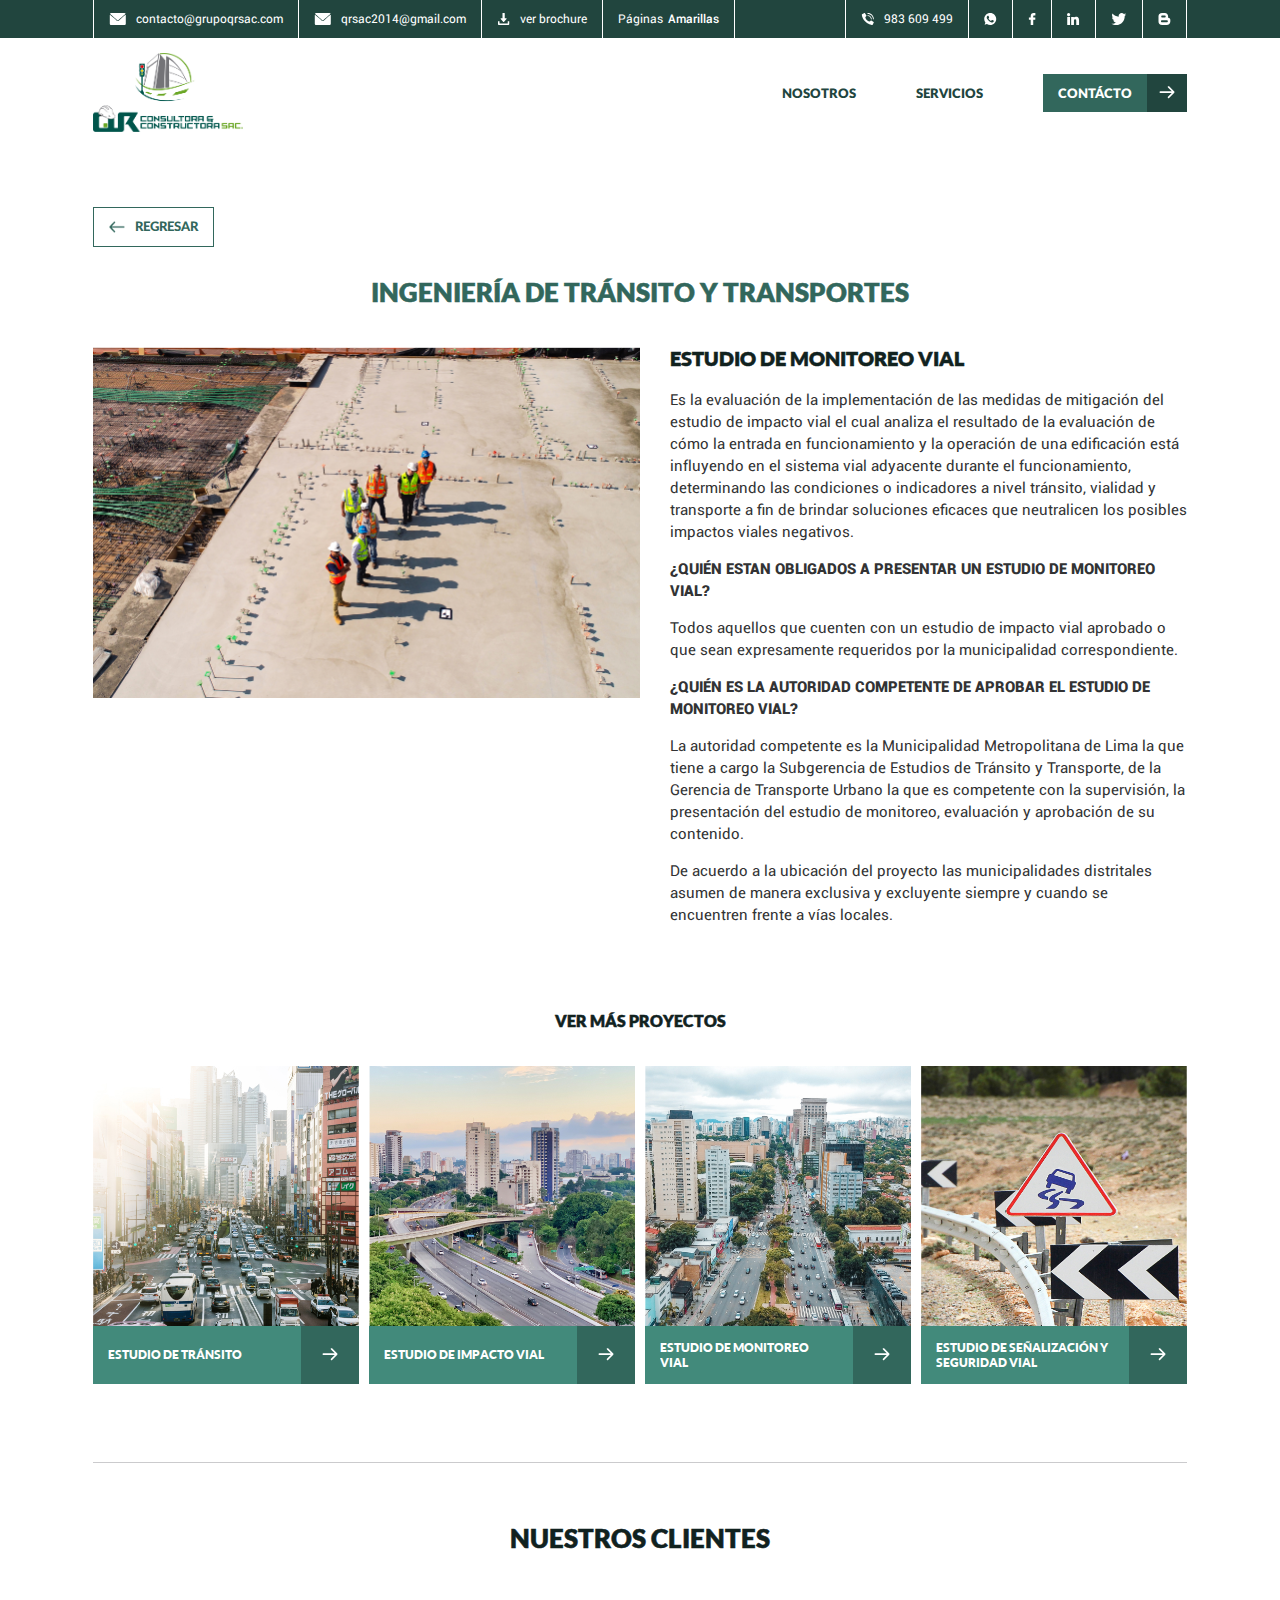
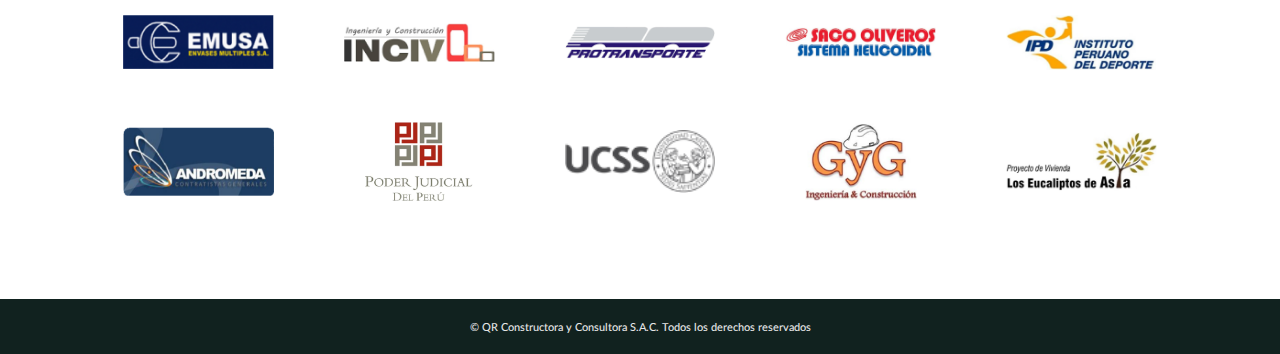
<file: estudio-de-monitoreo-vial.html>
<!DOCTYPE html>
<html lang="es">
  <head>
    <!-- Global site tag (gtag.js) - Google Analytics -->
<script async src="https://www.googletagmanager.com/gtag/js?id=G-ZJ2PSQ1S6S"></script>
<script>
  window.dataLayer = window.dataLayer || [];
  function gtag(){dataLayer.push(arguments);}
  gtag('js', new Date());

  gtag('config', 'G-ZJ2PSQ1S6S');
</script>
    <meta charset="UTF-8" />
    <meta http-equiv="X-UA-Compatible" content="IE=edge" />
    <meta name="viewport" content="width=device-width, initial-scale=1.0" />
    <link rel="stylesheet" href="css/style.css" />
    <link rel="stylesheet" href="css/owl.carousel.css" />
    <link rel="stylesheet" href="css/responsive.css">
    <title>QR Consultora y Constructora S.A.C.</title>
  </head>
  <body>
    <header>
      <div class="ui-header-top">
        <div class="ui-header-top__box ui-container">
          <ul class="ui-header-top-list">
            <li>
              <a href="mailto:contacto@grupoqrsac.com" class="ui-header-top-list-link">
                <figure
                  class="ui-header-top-list-link__figure ui-header-top-list-link__figure--margin-right"
                >
                  <img src="img/icons/icon-email.svg" alt="" />
                </figure>
                <span>
                  contacto@grupoqrsac.com
                </span>
              </a>
            </li>
            <li>
              <a href="mailto:qrsac2014@gmail.com" class="ui-header-top-list-link">
                <figure
                  class="ui-header-top-list-link__figure ui-header-top-list-link__figure--margin-right"
                >
                  <img src="img/icons/icon-email.svg" alt="" />
                </figure>
                <span>
                  qrsac2014@gmail.com
                </span>
              </a>
            </li>
            <li>
              <a href="/pdf/brochure-qr-consultora-y-constructora-sac.pdf" class="ui-header-top-list-link" target="_blank">
                <figure
                  class="ui-header-top-list-link__figure ui-header-top-list-link__figure--margin-right"
                >
                  <img src="img/icons/icon-download.svg" alt="" />
                </figure>
                <span>
                  ver brochure
                </span>
              </a>
            </li>
            <li>
              <a href="https://www.paginasamarillas.com.pe/empresas/qr-consultora-y-constructora-sac/comas-80631197" class="ui-header-top-list-link ui-header-top-list-link--page-yellow" target="_blank">
                <span>
                  Páginas
                </span>
                <span>
                  Amarillas
                </span>
              </a>
            </li>
          </ul>
          <ul class="ui-header-top-list">
            <li>
              <a href="tel:+51983609499" class="ui-header-top-list-link">
                <figure class="ui-header-top-list-link__figure ui-header-top-list-link__figure--margin-right">
                  <img src="img/icons/icon-phone.svg" alt="" />
                </figure>
                <span>
                  983 609 499
                </span>
              </a>
            </li>
            <li>
              <a href="https://wa.me/51983609499?text=Hola%20QR%20Consultora%20y%20Constructora%20SAC" class="ui-header-top-list-link" target="_blank">
                <figure class="ui-header-top-list-link__figure">
                  <img src="img/icons/icon-whatsapp.svg" alt="" />
                </figure>
              </a>
            </li>
            <li>
              <a href="https://www.facebook.com/qr.consultores" class="ui-header-top-list-link" target="_blank">
                <figure class="ui-header-top-list-link__figure">
                  <img src="img/icons/icon-facebook.svg" alt="" />
                </figure>
              </a>
            </li>
            <li>
              <a href="https://www.linkedin.com/checkpoint/challengesV2/AQFUcY1yalVhBwAAAXfaHliNc3Pa6fabhmJdK09zPeX9hMfOIUM_fYAIL2bv32jZKCMyQRujXSj3CpC52_dGCSGTTMtHnvE-BA" class="ui-header-top-list-link" target="_blank">
                <figure class="ui-header-top-list-link__figure">
                  <img src="img/icons/icon-linkedin.svg" alt="" />
                </figure>
              </a>
            </li>
            <li>
              <a href="https://twitter.com/qrsac2014" class="ui-header-top-list-link" target="_blank">
                <figure class="ui-header-top-list-link__figure">
                  <img src="img/icons/icon-twitter.svg" alt="" />
                </figure>
              </a>
            </li>
            <li>
              <a href="http://qrsac.blogspot.com/" class="ui-header-top-list-link" target="_blank">
                <figure class="ui-header-top-list-link__figure">
                  <img src="img/icons/icon-blogger.svg" alt="" />
                </figure>
              </a>
            </li>
          </ul>
        </div>
      </div>
      <div class="ui-header-navigation">
        <div class="ui-header-navigation__box ui-container">
          <a href="index.html" class="ui-brand-qr">
            <figure class="ui-brand-qr__figure">
              <img src="img/icons/brand-qr.png" alt="" />
            </figure>
          </a>
          <nav class="ui-nav">
            <ul class="ui-header-top-list ui-header-top-list--movil">
              <li>
                <a href="mailto:contacto@grupoqrsac.com" class="ui-header-top-list-link ui-header-top-list-link--movil">
                  <figure
                    class="ui-header-top-list-link__figure ui-header-top-list-link__figure--margin-right"
                  >
                    <img src="img/icons/icon-email.svg" alt="" />
                  </figure>
                  <span>
                    contacto@grupoqrsac.com
                  </span>
                </a>
              </li>
              <li>
                <a href="/pdf/brochure-qr-consultora-y-constructora-sac.pdf" class="ui-header-top-list-link ui-header-top-list-link--movil" target="_blank">
                  <figure
                    class="ui-header-top-list-link__figure ui-header-top-list-link__figure--margin-right"
                  >
                    <img src="img/icons/icon-download.svg" alt="" />
                  </figure>
                  <span>
                    ver brochure
                  </span>
                </a>
              </li>
              <li>
                <a href="https://www.paginasamarillas.com.pe/empresas/qr-consultora-y-constructora-sac/comas-80631197" class="ui-header-top-list-link ui-header-top-list-link--page-yellow" target="_blank">
                  <span>
                    Páginas
                  </span>
                  <span>
                    Amarillas
                  </span>
                </a>
              </li>
            </ul>
            <ul class="ui-nav-list">
              <li><a href="nosotros.html" class="ui-nav-link"> Nosotros </a></li>
              <li><a href="servicios.html" class="ui-nav-link">Servicios</a></li>
              <li>
                <a href="contacto.html" class="ui-nav-link ui-nav-link--button ui-nav-link--button--movil">
                  <span class="ui-nav-link__text">Contácto</span>
                  <div class="ui-nav-link-icon ui-nav-link-icon--movil">
                    <figure class="ui-nav-link-icon__figure">
                      <img src="img/icons/icon-arrow-right.svg" alt="" />
                    </figure>
                  </div>
                </a>
              </li>
            </ul>
            <ul class="ui-header-top-list ui-header-top-list--movil ui-header-top-list--movil-flex">
              <li>
                <a href="tel:+51983609499" class="ui-header-top-list-link">
                  <figure class="ui-header-top-list-link__figure">
                    <img src="img/icons/icon-phone.svg" alt="" />
                  </figure>
                </a>
              </li>
              <li>
                <a href="https://wa.me/51983609499?text=Hola%20QR%20Consultora%20y%20Constructora%20SAC" class="ui-header-top-list-link" target="_blank">
                  <figure class="ui-header-top-list-link__figure">
                    <img src="img/icons/icon-whatsapp.svg" alt="" />
                  </figure>
                </a>
              </li>
              <li>
                <a href="https://www.facebook.com/qr.consultores" class="ui-header-top-list-link" target="_blank">
                  <figure class="ui-header-top-list-link__figure">
                    <img src="img/icons/icon-facebook.svg" alt="" />
                  </figure>
                </a>
              </li>
              <li>
                <a href="https://www.linkedin.com/checkpoint/challengesV2/AQFUcY1yalVhBwAAAXfaHliNc3Pa6fabhmJdK09zPeX9hMfOIUM_fYAIL2bv32jZKCMyQRujXSj3CpC52_dGCSGTTMtHnvE-BA" class="ui-header-top-list-link" target="_blank">
                  <figure class="ui-header-top-list-link__figure">
                    <img src="img/icons/icon-linkedin.svg" alt="" />
                  </figure>
                </a>
              </li>
              <li>
                <a href="https://twitter.com/qrsac2014" class="ui-header-top-list-link" target="_blank">
                  <figure class="ui-header-top-list-link__figure">
                    <img src="img/icons/icon-twitter.svg" alt="" />
                  </figure>
                </a>
              </li>
              <li>
                <a href="http://qrsac.blogspot.com/" class="ui-header-top-list-link" target="_blank">
                  <figure class="ui-header-top-list-link__figure">
                    <img src="img/icons/icon-blogger.svg" alt="" />
                  </figure>
                </a>
              </li>
            </ul>

            <figure class="ui-close">
              <img src="img/icons/icon-close.svg" alt="">
            </figure>
          </nav>
          <div class="ui-button-movil">
            <span></span>
            <span></span>
            <span></span>
          </div>
        </div>
      </div>
    </header>

    <section class="ui-section">
      <div class="ui-section__box ui-container">
        <div class="ui-back ui-margin-bottom-30">
          <a href="servicios.html#ingenieria-de-transito-y-transportes" class="ui-back-link">
            <figure class="ui-back-link__figure">
              <img src="img/icons/icon-arrow-left-32675C.png" alt="">
            </figure>
            <span class="ui-back-link__text">Regresar</span>
          </a>
        </div>
        <div class="ui-header-section ui-margin-bottom-40">
          <div class="ui-title ui-title--32675C">ingeniería de tránsito y transportes</div>
        </div>
        <div class="ui-section__box ui-section__box--we ui-section__box--we--service ui-margin-bottom-60">
          <div class="ui-we-bg" style="background-image: url(img/home/bg-we.jpg);"></div>
          <div class="ui-we-content ui-padding-left-30">
            <div class="ui-header-section ui-header-section--we ui-margin-bottom-20">
              <h2 class="ui-title ui-title--11221F ui-title--subtitle">Estudio de monitoreo vial</h2>
            </div>
            <div class="ui-paragraph ui-margin-bottom-20">
              <p>
                Es la evaluación de la implementación de las medidas de mitigación del estudio de impacto vial el cual analiza el resultado de la evaluación de cómo la entrada en funcionamiento y la operación de una edificación está influyendo en el sistema vial adyacente durante el funcionamiento, determinando las condiciones o indicadores a nivel tránsito, vialidad y transporte a fin de brindar soluciones eficaces que neutralicen los posibles impactos viales negativos.
              </p>

              <p class="ui-font-roboto-black">
                ¿QUIÉN ESTAN OBLIGADOS A PRESENTAR UN ESTUDIO DE MONITOREO VIAL?
              </p>

              <p>
                Todos aquellos que cuenten con un estudio de impacto vial aprobado o que sean expresamente requeridos por la municipalidad correspondiente.
              </p>

              <p class="ui-font-roboto-black">
                ¿QUIÉN ES LA AUTORIDAD COMPETENTE DE APROBAR EL ESTUDIO DE MONITOREO VIAL?
              </p>

              <p>
                La autoridad competente es la Municipalidad Metropolitana de Lima la que tiene a cargo la Subgerencia de Estudios de Tránsito y Transporte, de la Gerencia de Transporte Urbano la que es competente con la supervisión, la presentación del estudio de monitoreo, evaluación y aprobación de su contenido.
              </p>

              <p>
                De acuerdo a la ubicación del proyecto las municipalidades distritales asumen de manera exclusiva y excluyente siempre y cuando se encuentren frente a vías locales.
              </p>
            </div>
            
          </div>
        </div>
        <div>
          <div class="ui-header-section ui-margin-bottom-30">
            <h3 class="ui-title ui-title--11221F ui-title--see-projects">Ver más proyectos</h3>
          </div>
          <div class="ui-carousel">
            <div class="owl-carousel ui-carousel-see-projects">
              <div class="item">
                <a href="estudio-de-transito.html" class="ui-service-item">
                  <div class="ui-service-item__bg" style="background-image: url(img/services/ingenieria-de-transito-y-transporte/servicio-estudio-de-transito.jpg);"></div>
                  <button class="tablinks tablinks--service tablinks--service-link tablinks--service-428A7B">
                    <span class="ui-nav-link__text ui-nav-link__text--service">Estudio de tránsito</span>
                    <div class="ui-nav-link-icon ui-nav-link-icon--service ui-nav-link-icon--service-32675C">
                      <figure class="ui-nav-link-icon__figure">
                        <img src="img/icons/icon-arrow-right.svg" alt="">
                      </figure>
                    </div>
                  </button>
                </a>
              </div>

              <div class="item">
                <a href="estudio-de-impacto-vial.html" class="ui-service-item">
                  <div class="ui-service-item__bg" style="background-image: url(img/services/ingenieria-de-transito-y-transporte/servicio-estudio-de-impacto-vial.jpg);"></div>
                  <button class="tablinks tablinks--service tablinks--service-link tablinks--service-428A7B">
                    <span class="ui-nav-link__text ui-nav-link__text--service">Estudio de impacto vial</span>
                    <div class="ui-nav-link-icon ui-nav-link-icon--service ui-nav-link-icon--service-32675C">
                      <figure class="ui-nav-link-icon__figure">
                        <img src="img/icons/icon-arrow-right.svg" alt="">
                      </figure>
                    </div>
                  </button>
                </a>
              </div>

              <div class="item">
                <a href="estudio-de-monitoreo-vial.html" class="ui-service-item">
                  <div class="ui-service-item__bg" style="background-image: url(img/services/ingenieria-de-transito-y-transporte/servicio-estudio-de-monitoreo-vial.jpg);"></div>
                  <button class="tablinks tablinks--service tablinks--service-link tablinks--service-428A7B">
                    <span class="ui-nav-link__text ui-nav-link__text--service">Estudio de monitoreo vial</span>
                    <div class="ui-nav-link-icon ui-nav-link-icon--service ui-nav-link-icon--service-32675C">
                      <figure class="ui-nav-link-icon__figure">
                        <img src="img/icons/icon-arrow-right.svg" alt="">
                      </figure>
                    </div>
                  </button>
                </a>
              </div>

              <div class="item">
                <a href="estudio-de-senalizacion-y-seguridad-vial.html" class="ui-service-item">
                  <div class="ui-service-item__bg" style="background-image: url(img/services/ingenieria-de-transito-y-transporte/servicio-estudio-de-senalizacion-y-seguridad-vial.jpg);"></div>
                  <button class="tablinks tablinks--service tablinks--service-link tablinks--service-428A7B">
                    <span class="ui-nav-link__text ui-nav-link__text--service">Estudio de Señalización y Seguridad Vial</span>
                    <div class="ui-nav-link-icon ui-nav-link-icon--service ui-nav-link-icon--service-32675C">
                      <figure class="ui-nav-link-icon__figure">
                        <img src="img/icons/icon-arrow-right.svg" alt="">
                      </figure>
                    </div>
                  </button>
                </a>
              </div>

              <div class="item">
                <a href="estudio-de-semaforizacion.html" class="ui-service-item">
                  <div class="ui-service-item__bg" style="background-image: url(img/services/ingenieria-de-transito-y-transporte/servicio-estudio-de-semaforizacion.jpg);"></div>
                  <button class="tablinks tablinks--service tablinks--service-link tablinks--service-428A7B">
                    <span class="ui-nav-link__text ui-nav-link__text--service">Estudio de Semaforización</span>
                    <div class="ui-nav-link-icon ui-nav-link-icon--service ui-nav-link-icon--service-32675C">
                      <figure class="ui-nav-link-icon__figure">
                        <img src="img/icons/icon-arrow-right.svg" alt="">
                      </figure>
                    </div>
                  </button>
                </a>
              </div>

              <div class="item">
                <a href="estudio-tecnico-de-cambio-de-sentido-de-circulacion.html" class="ui-service-item">
                  <div class="ui-service-item__bg" style="background-image: url(img/services/ingenieria-de-transito-y-transporte/servicio-estudio-tecnico-de-cambio-de-sentido-de-circulacion.jpg);"></div>
                  <button class="tablinks tablinks--service tablinks--service-link tablinks--service-428A7B">
                    <span class="ui-nav-link__text ui-nav-link__text--service">Estudio Técnico de Cambio de Sentido de Circulación</span>
                    <div class="ui-nav-link-icon ui-nav-link-icon--service ui-nav-link-icon--service-32675C">
                      <figure class="ui-nav-link-icon__figure">
                        <img src="img/icons/icon-arrow-right.svg" alt="">
                      </figure>
                    </div>
                  </button>
                </a>
              </div>

              <div class="item">
                <a href="estudio-tecnico-para-la-implementacion-de-elementos-reductores-de-velocidad.html" class="ui-service-item">
                  <div class="ui-service-item__bg" style="background-image: url(img/services/ingenieria-de-transito-y-transporte/servicio-estudio-tecnico-para-la-implementacion-de-elementos-reductores-de-velocidad.jpg);"></div>
                  <button class="tablinks tablinks--service tablinks--service-link tablinks--service-428A7B">
                    <span class="ui-nav-link__text ui-nav-link__text--service">Estudio Técnico para la Implementación de elementos reductores de velocidad</span>
                    <div class="ui-nav-link-icon ui-nav-link-icon--service ui-nav-link-icon--service-32675C">
                      <figure class="ui-nav-link-icon__figure">
                        <img src="img/icons/icon-arrow-right.svg" alt="">
                      </figure>
                    </div>
                  </button>
                </a>
              </div>

              <div class="item">
                <a href="estudio-de-planes-de-desvios-de-transito.html" class="ui-service-item">
                  <div class="ui-service-item__bg" style="background-image: url(img/services/ingenieria-de-transito-y-transporte/servicio-estudio-de-planes-de-desvios-de-transito.jpg);"></div>
                  <button class="tablinks tablinks--service tablinks--service-link tablinks--service-428A7B">
                    <span class="ui-nav-link__text ui-nav-link__text--service">Estudio de Planes de Desvíos de Tránsito</span>
                    <div class="ui-nav-link-icon ui-nav-link-icon--service ui-nav-link-icon--service-32675C">
                      <figure class="ui-nav-link-icon__figure">
                        <img src="img/icons/icon-arrow-right.svg" alt="">
                      </figure>
                    </div>
                  </button>
                </a>
              </div>

              <div class="item">
                <a href="estudio-de-trafico.html" class="ui-service-item">
                  <div class="ui-service-item__bg" style="background-image: url(img/services/ingenieria-de-transito-y-transporte/servicio-estudio-de-trafico.jpg);"></div>
                  <button class="tablinks tablinks--service tablinks--service-link tablinks--service-428A7B">
                    <span class="ui-nav-link__text ui-nav-link__text--service">Estudio de Tráfico</span>
                    <div class="ui-nav-link-icon ui-nav-link-icon--service ui-nav-link-icon--service-32675C">
                      <figure class="ui-nav-link-icon__figure">
                        <img src="img/icons/icon-arrow-right.svg" alt="">
                      </figure>
                    </div>
                  </button>
                </a>
              </div>
            </div>
          </div>
        </div> 
      </div>
    </section>

    <div class="ui-line">
      <div class="ui-line__box ui-container"></div>
    </div>

    <section class="ui-section">
      <div class="ui-section__box ui-container">
        <div class="ui-header-section ui-margin-bottom-30">
          <h2 class="ui-title ui-title--11221F">Nuestros clientes</h2>
        </div>
        <div class="ui-brand">
          <div class="owl-carousel ui-carousel-brand">
            <div class="item">
              <div class="ui-brand-items">
                <div class="ui-brand-item">
                  <div
                    class="ui-brand-item__figure"
                    style="background-image: url(img/brands/brand-emusa.png)"
                  ></div>
                </div>
                <div class="ui-brand-item">
                  <div
                    class="ui-brand-item__figure"
                    style="
                      background-image: url(img/brands/brand-andromeda.png);
                    "
                  ></div>
                </div>
              </div>
            </div>

            <div class="item">
              <div class="ui-brand-items">
                <div class="ui-brand-item">
                  <div
                    class="ui-brand-item__figure"
                    style="background-image: url(img/brands/brand-incivo.png)"
                  ></div>
                </div>
                <div class="ui-brand-item">
                  <div
                    class="ui-brand-item__figure"
                    style="
                      background-image: url(img/brands/brand-poder-judicial.png);
                    "
                  ></div>
                </div>
              </div>
            </div>

            <div class="item">
              <div class="ui-brand-items">
                <div class="ui-brand-item">
                  <div
                    class="ui-brand-item__figure"
                    style="
                      background-image: url(img/brands/brand-protransporte.png);
                    "
                  ></div>
                </div>
                <div class="ui-brand-item">
                  <div
                    class="ui-brand-item__figure"
                    style="background-image: url(img/brands/brand-ucss.png)"
                  ></div>
                </div>
              </div>
            </div>

            <div class="item">
              <div class="ui-brand-items">
                <div class="ui-brand-item">
                  <div
                    class="ui-brand-item__figure"
                    style="
                      background-image: url(img/brands/brand-saco-oliveros.png);
                    "
                  ></div>
                </div>
                <div class="ui-brand-item">
                  <div
                    class="ui-brand-item__figure"
                    style="
                      background-image: url(img/brands/brand-ingenieria-y-construccion.png);
                    "
                  ></div>
                </div>
              </div>
            </div>

            <div class="item">
              <div class="ui-brand-items">
                <div class="ui-brand-item">
                  <div
                    class="ui-brand-item__figure"
                    style="background-image: url(img/brands/brand-ipd.png)"
                  ></div>
                </div>
                <div class="ui-brand-item">
                  <div
                    class="ui-brand-item__figure"
                    style="
                      background-image: url(img/brands/brand-los-eucaliptos-de-asia.png);
                    "
                  ></div>
                </div>
              </div>
            </div>

            <div class="item">
              <div class="ui-brand-items">
                <div class="ui-brand-item">
                  <div
                    class="ui-brand-item__figure"
                    style="background-image: url(img/brands/brand-isabella.png)"
                  ></div>
                </div>
                <div class="ui-brand-item">
                  <div
                    class="ui-brand-item__figure"
                    style="background-image: url(img/brands/brand-cimac.png)"
                  ></div>
                </div>
              </div>
            </div>

            <div class="item">
              <div class="ui-brand-items">
                <div class="ui-brand-item">
                  <div
                    class="ui-brand-item__figure"
                    style="
                      background-image: url(img/brands/brand-luz-del-sur.png);
                    "
                  ></div>
                </div>
                <div class="ui-brand-item">
                  <div
                    class="ui-brand-item__figure"
                    style="
                      background-image: url(img/brands/brand-zegel-ipae.png);
                    "
                  ></div>
                </div>
              </div>
            </div>

            <div class="item">
              <div class="ui-brand-items">
                <div class="ui-brand-item">
                  <div
                    class="ui-brand-item__figure"
                    style="background-image: url(img/brands/brand-tower.png)"
                  ></div>
                </div>
                <div class="ui-brand-item">
                  <div
                    class="ui-brand-item__figure"
                    style="background-image: url(img/brands/brand-minsur.png)"
                  ></div>
                </div>
              </div>
            </div>

            <div class="item">
              <div class="ui-brand-items">
                <div class="ui-brand-item">
                  <div
                    class="ui-brand-item__figure"
                    style="background-image: url(img/brands/brand-unife.png)"
                  ></div>
                </div>
                <div class="ui-brand-item">
                  <div
                    class="ui-brand-item__figure"
                    style="
                      background-image: url(img/brands/brand-plan-copesco.png);
                    "
                  ></div>
                </div>
              </div>
            </div>

            <div class="item">
              <div class="ui-brand-items">
                <div class="ui-brand-item">
                  <div
                    class="ui-brand-item__figure"
                    style="background-image: url(img/brands/brand-bisa.png)"
                  ></div>
                </div>
                <div class="ui-brand-item">
                  <div
                    class="ui-brand-item__figure"
                    style="
                      background-image: url(img/brands/brand-g-n-rojas.png);
                    "
                  ></div>
                </div>
              </div>
            </div>

            <div class="item">
              <div class="ui-brand-items">
                <div class="ui-brand-item">
                  <div
                    class="ui-brand-item__figure"
                    style="
                      background-image: url(img/brands/brand-grupo-proyfe.png);
                    "
                  ></div>
                </div>
                <div class="ui-brand-item">
                  <div
                    class="ui-brand-item__figure"
                    style="background-image: url(img/brands/brand-cesel.png)"
                  ></div>
                </div>
              </div>
            </div>

            <div class="item">
              <div class="ui-brand-items">
                <div class="ui-brand-item">
                  <div
                    class="ui-brand-item__figure"
                    style="background-image: url(img/brands/brand-conhydra.png)"
                  ></div>
                </div>
                <div class="ui-brand-item">
                  <div
                    class="ui-brand-item__figure"
                    style="background-image: url(img/brands/brand-adc.png)"
                  ></div>
                </div>
              </div>
            </div>
          </div>
        </div>
      </div>
    </section>

    <footer class="ui-footer">
      <div class="ui-footer__box ui-container">
        <span
          class="ui-footer-link"
        >
          © QR Constructora y Consultora S.A.C. Todos los derechos reservados
        </span>
      </div>
    </footer>

    <script src="js/jquery-2.2.4.min.js"></script>
    <script src="js/owl.carousel.js"></script>
    <script src="js/services-internal.js"></script>
    <script src="js/brand.js"></script>
    <script src="js/general.js"></script>
  </body>
</html>
</file>
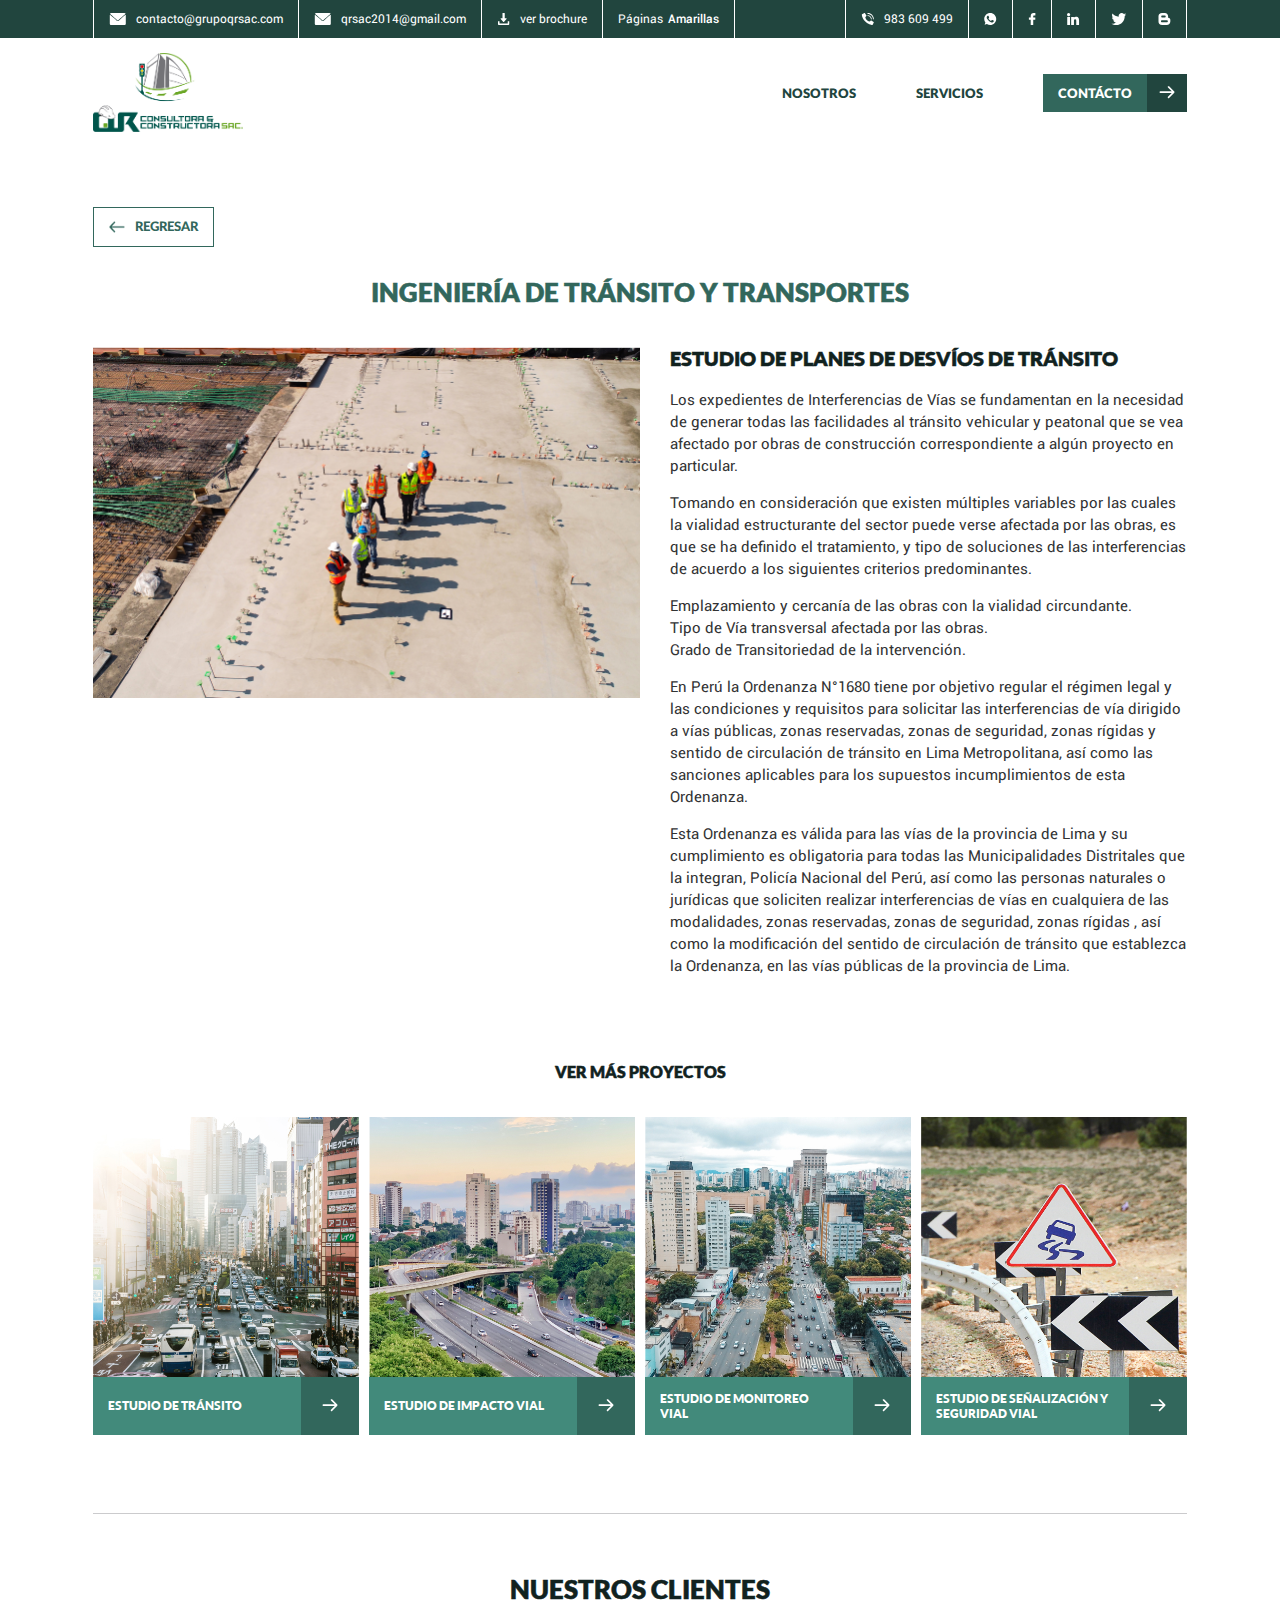
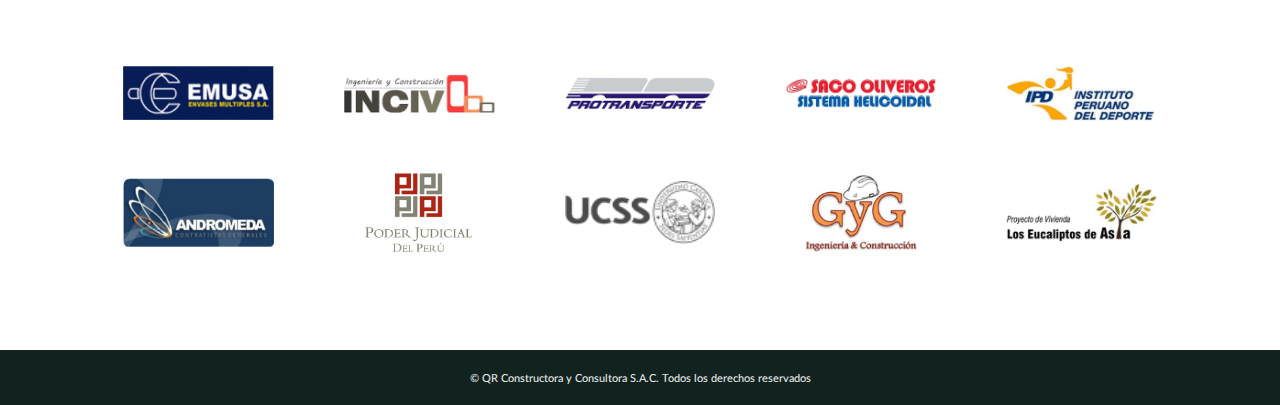
<file: estudio-de-planes-de-desvios-de-transito.html>
<!DOCTYPE html>
<html lang="es">
  <head>
    <!-- Global site tag (gtag.js) - Google Analytics -->
<script async src="https://www.googletagmanager.com/gtag/js?id=G-ZJ2PSQ1S6S"></script>
<script>
  window.dataLayer = window.dataLayer || [];
  function gtag(){dataLayer.push(arguments);}
  gtag('js', new Date());

  gtag('config', 'G-ZJ2PSQ1S6S');
</script>
    <meta charset="UTF-8" />
    <meta http-equiv="X-UA-Compatible" content="IE=edge" />
    <meta name="viewport" content="width=device-width, initial-scale=1.0" />
    <link rel="stylesheet" href="css/style.css" />
    <link rel="stylesheet" href="css/owl.carousel.css" />
    <link rel="stylesheet" href="css/responsive.css" />
    <title>QR Consultora y Constructora S.A.C.</title>
  </head>
  <body>
    <header>
      <div class="ui-header-top">
        <div class="ui-header-top__box ui-container">
          <ul class="ui-header-top-list">
            <li>
              <a href="mailto:contacto@grupoqrsac.com" class="ui-header-top-list-link">
                <figure
                  class="ui-header-top-list-link__figure ui-header-top-list-link__figure--margin-right"
                >
                  <img src="img/icons/icon-email.svg" alt="" />
                </figure>
                <span>
                  contacto@grupoqrsac.com
                </span>
              </a>
            </li>
            <li>
              <a href="mailto:qrsac2014@gmail.com" class="ui-header-top-list-link">
                <figure
                  class="ui-header-top-list-link__figure ui-header-top-list-link__figure--margin-right"
                >
                  <img src="img/icons/icon-email.svg" alt="" />
                </figure>
                <span>
                  qrsac2014@gmail.com
                </span>
              </a>
            </li>
            <li>
              <a href="/pdf/brochure-qr-consultora-y-constructora-sac.pdf" class="ui-header-top-list-link" target="_blank">
                <figure
                  class="ui-header-top-list-link__figure ui-header-top-list-link__figure--margin-right"
                >
                  <img src="img/icons/icon-download.svg" alt="" />
                </figure>
                <span>
                  ver brochure
                </span>
              </a>
            </li>
            <li>
              <a href="https://www.paginasamarillas.com.pe/empresas/qr-consultora-y-constructora-sac/comas-80631197" class="ui-header-top-list-link ui-header-top-list-link--page-yellow" target="_blank">
                <span>
                  Páginas
                </span>
                <span>
                  Amarillas
                </span>
              </a>
            </li>
          </ul>
          <ul class="ui-header-top-list">
            <li>
              <a href="tel:+51983609499" class="ui-header-top-list-link">
                <figure class="ui-header-top-list-link__figure ui-header-top-list-link__figure--margin-right">
                  <img src="img/icons/icon-phone.svg" alt="" />
                </figure>
                <span>
                  983 609 499
                </span>
              </a>
            </li>
            <li>
              <a href="https://wa.me/51983609499?text=Hola%20QR%20Consultora%20y%20Constructora%20SAC" class="ui-header-top-list-link" target="_blank">
                <figure class="ui-header-top-list-link__figure">
                  <img src="img/icons/icon-whatsapp.svg" alt="" />
                </figure>
              </a>
            </li>
            <li>
              <a href="https://www.facebook.com/qr.consultores" class="ui-header-top-list-link" target="_blank">
                <figure class="ui-header-top-list-link__figure">
                  <img src="img/icons/icon-facebook.svg" alt="" />
                </figure>
              </a>
            </li>
            <li>
              <a href="https://www.linkedin.com/checkpoint/challengesV2/AQFUcY1yalVhBwAAAXfaHliNc3Pa6fabhmJdK09zPeX9hMfOIUM_fYAIL2bv32jZKCMyQRujXSj3CpC52_dGCSGTTMtHnvE-BA" class="ui-header-top-list-link" target="_blank">
                <figure class="ui-header-top-list-link__figure">
                  <img src="img/icons/icon-linkedin.svg" alt="" />
                </figure>
              </a>
            </li>
            <li>
              <a href="https://twitter.com/qrsac2014" class="ui-header-top-list-link" target="_blank">
                <figure class="ui-header-top-list-link__figure">
                  <img src="img/icons/icon-twitter.svg" alt="" />
                </figure>
              </a>
            </li>
            <li>
              <a href="http://qrsac.blogspot.com/" class="ui-header-top-list-link" target="_blank">
                <figure class="ui-header-top-list-link__figure">
                  <img src="img/icons/icon-blogger.svg" alt="" />
                </figure>
              </a>
            </li>
          </ul>
        </div>
      </div>
      <div class="ui-header-navigation">
        <div class="ui-header-navigation__box ui-container">
          <a href="index.html" class="ui-brand-qr">
            <figure class="ui-brand-qr__figure">
              <img src="img/icons/brand-qr.png" alt="" />
            </figure>
          </a>
          <nav class="ui-nav">
            <ul class="ui-header-top-list ui-header-top-list--movil">
              <li>
                <a href="mailto:contacto@grupoqrsac.com" class="ui-header-top-list-link ui-header-top-list-link--movil">
                  <figure
                    class="ui-header-top-list-link__figure ui-header-top-list-link__figure--margin-right"
                  >
                    <img src="img/icons/icon-email.svg" alt="" />
                  </figure>
                  <span>
                    contacto@grupoqrsac.com
                  </span>
                </a>
              </li>
              <li>
                <a href="/pdf/brochure-qr-consultora-y-constructora-sac.pdf" class="ui-header-top-list-link ui-header-top-list-link--movil" target="_blank">
                  <figure
                    class="ui-header-top-list-link__figure ui-header-top-list-link__figure--margin-right"
                  >
                    <img src="img/icons/icon-download.svg" alt="" />
                  </figure>
                  <span>
                    ver brochure
                  </span>
                </a>
              </li>
              <li>
                <a href="https://www.paginasamarillas.com.pe/empresas/qr-consultora-y-constructora-sac/comas-80631197" class="ui-header-top-list-link ui-header-top-list-link--page-yellow" target="_blank">
                  <span>
                    Páginas
                  </span>
                  <span>
                    Amarillas
                  </span>
                </a>
              </li>
            </ul>
            <ul class="ui-nav-list">
              <li><a href="nosotros.html" class="ui-nav-link"> Nosotros </a></li>
              <li><a href="servicios.html" class="ui-nav-link">Servicios</a></li>
              <li>
                <a href="contacto.html" class="ui-nav-link ui-nav-link--button ui-nav-link--button--movil">
                  <span class="ui-nav-link__text">Contácto</span>
                  <div class="ui-nav-link-icon ui-nav-link-icon--movil">
                    <figure class="ui-nav-link-icon__figure">
                      <img src="img/icons/icon-arrow-right.svg" alt="" />
                    </figure>
                  </div>
                </a>
              </li>
            </ul>
            <ul class="ui-header-top-list ui-header-top-list--movil ui-header-top-list--movil-flex">
              <li>
                <a href="tel:+51983609499" class="ui-header-top-list-link">
                  <figure class="ui-header-top-list-link__figure">
                    <img src="img/icons/icon-phone.svg" alt="" />
                  </figure>
                </a>
              </li>
              <li>
                <a href="https://wa.me/51983609499?text=Hola%20QR%20Consultora%20y%20Constructora%20SAC" class="ui-header-top-list-link" target="_blank">
                  <figure class="ui-header-top-list-link__figure">
                    <img src="img/icons/icon-whatsapp.svg" alt="" />
                  </figure>
                </a>
              </li>
              <li>
                <a href="https://www.facebook.com/qr.consultores" class="ui-header-top-list-link" target="_blank">
                  <figure class="ui-header-top-list-link__figure">
                    <img src="img/icons/icon-facebook.svg" alt="" />
                  </figure>
                </a>
              </li>
              <li>
                <a href="https://www.linkedin.com/checkpoint/challengesV2/AQFUcY1yalVhBwAAAXfaHliNc3Pa6fabhmJdK09zPeX9hMfOIUM_fYAIL2bv32jZKCMyQRujXSj3CpC52_dGCSGTTMtHnvE-BA" class="ui-header-top-list-link" target="_blank">
                  <figure class="ui-header-top-list-link__figure">
                    <img src="img/icons/icon-linkedin.svg" alt="" />
                  </figure>
                </a>
              </li>
              <li>
                <a href="https://twitter.com/qrsac2014" class="ui-header-top-list-link" target="_blank">
                  <figure class="ui-header-top-list-link__figure">
                    <img src="img/icons/icon-twitter.svg" alt="" />
                  </figure>
                </a>
              </li>
              <li>
                <a href="http://qrsac.blogspot.com/" class="ui-header-top-list-link" target="_blank">
                  <figure class="ui-header-top-list-link__figure">
                    <img src="img/icons/icon-blogger.svg" alt="" />
                  </figure>
                </a>
              </li>
            </ul>

            <figure class="ui-close">
              <img src="img/icons/icon-close.svg" alt="">
            </figure>
          </nav>
          <div class="ui-button-movil">
            <span></span>
            <span></span>
            <span></span>
          </div>
        </div>
      </div>
    </header>

    <section class="ui-section">
      <div class="ui-section__box ui-container">
        <div class="ui-back ui-margin-bottom-30">
          <a
            href="servicios.html#ingenieria-de-transito-y-transportes"
            class="ui-back-link"
          >
            <figure class="ui-back-link__figure">
              <img src="img/icons/icon-arrow-left-32675C.png" alt="" />
            </figure>
            <span class="ui-back-link__text">Regresar</span>
          </a>
        </div>
        <div class="ui-header-section ui-margin-bottom-40">
          <div class="ui-title ui-title--32675C">
            ingeniería de tránsito y transportes
          </div>
        </div>
        <div
          class="ui-section__box ui-section__box--we ui-section__box--we--service ui-margin-bottom-60"
        >
          <div
            class="ui-we-bg"
            style="background-image: url(img/home/bg-we.jpg)"
          ></div>
          <div class="ui-we-content ui-padding-left-30">
            <div
              class="ui-header-section ui-header-section--we ui-margin-bottom-20"
            >
              <h2 class="ui-title ui-title--11221F ui-title--subtitle">
                Estudio de Planes de Desvíos de Tránsito
              </h2>
            </div>
            <div class="ui-paragraph ui-margin-bottom-20">
              <p>
                Los expedientes de Interferencias de Vías se fundamentan en la necesidad de generar todas las facilidades al tránsito vehicular y peatonal que se vea afectado por obras de construcción correspondiente a algún proyecto en particular.
              </p>

              <p>
                Tomando en consideración que existen múltiples variables por las cuales la vialidad estructurante del sector puede verse afectada por las obras, es que se ha definido el tratamiento, y tipo de soluciones de las interferencias de acuerdo a los siguientes criterios predominantes.
              </p>
              
              <p>
                <ul>
                  <li>
                    <p>
                      Emplazamiento y cercanía de las obras con la vialidad circundante.
                    </p>
                  </li>
                  <li>
                    <p>
                      Tipo de Vía transversal afectada por las obras.
                    </p>
                  </li>
                  <li>
                    <p>
                      Grado de Transitoriedad de la intervención.
                    </p>
                  </li>
                </ul>
              </p>

              <p>
                En Perú la Ordenanza N°1680 tiene por objetivo regular el régimen legal y las condiciones y requisitos para solicitar las interferencias de vía dirigido a vías públicas, zonas reservadas, zonas de seguridad, zonas rígidas y sentido de circulación de tránsito en Lima Metropolitana, así como las sanciones aplicables para los supuestos incumplimientos de esta Ordenanza.
              </p>

              <p>
                Esta Ordenanza es válida para las vías de la provincia de Lima y su cumplimiento es obligatoria para todas las Municipalidades Distritales que la integran, Policía Nacional del Perú, así como las personas naturales o jurídicas que soliciten realizar interferencias de vías en cualquiera de las modalidades, zonas reservadas, zonas de seguridad, zonas rígidas , así como la modificación del sentido de circulación de tránsito que establezca la Ordenanza, en las vías públicas de la provincia de Lima.
              </p>
            </div>
          </div>
        </div>
        <div>
          <div class="ui-header-section ui-margin-bottom-30">
            <h3 class="ui-title ui-title--11221F ui-title--see-projects">
              Ver más proyectos
            </h3>
          </div>
          <div class="ui-carousel">
            <div class="owl-carousel ui-carousel-see-projects">
              <div class="item">
                <a href="estudio-de-transito.html" class="ui-service-item">
                  <div
                    class="ui-service-item__bg"
                    style="
                      background-image: url(img/services/ingenieria-de-transito-y-transporte/servicio-estudio-de-transito.jpg);
                    "
                  ></div>
                  <button
                    class="tablinks tablinks--service tablinks--service-link tablinks--service-428A7B"
                  >
                    <span class="ui-nav-link__text ui-nav-link__text--service"
                      >Estudio de tránsito</span
                    >
                    <div
                      class="ui-nav-link-icon ui-nav-link-icon--service ui-nav-link-icon--service-32675C"
                    >
                      <figure class="ui-nav-link-icon__figure">
                        <img src="img/icons/icon-arrow-right.svg" alt="" />
                      </figure>
                    </div>
                  </button>
                </a>
              </div>

              <div class="item">
                <a href="estudio-de-impacto-vial.html" class="ui-service-item">
                  <div
                    class="ui-service-item__bg"
                    style="
                      background-image: url(img/services/ingenieria-de-transito-y-transporte/servicio-estudio-de-impacto-vial.jpg);
                    "
                  ></div>
                  <button
                    class="tablinks tablinks--service tablinks--service-link tablinks--service-428A7B"
                  >
                    <span class="ui-nav-link__text ui-nav-link__text--service"
                      >Estudio de impacto vial</span
                    >
                    <div
                      class="ui-nav-link-icon ui-nav-link-icon--service ui-nav-link-icon--service-32675C"
                    >
                      <figure class="ui-nav-link-icon__figure">
                        <img src="img/icons/icon-arrow-right.svg" alt="" />
                      </figure>
                    </div>
                  </button>
                </a>
              </div>

              <div class="item">
                <a
                  href="estudio-de-monitoreo-vial.html"
                  class="ui-service-item"
                >
                  <div
                    class="ui-service-item__bg"
                    style="
                      background-image: url(img/services/ingenieria-de-transito-y-transporte/servicio-estudio-de-monitoreo-vial.jpg);
                    "
                  ></div>
                  <button
                    class="tablinks tablinks--service tablinks--service-link tablinks--service-428A7B"
                  >
                    <span class="ui-nav-link__text ui-nav-link__text--service"
                      >Estudio de monitoreo vial</span
                    >
                    <div
                      class="ui-nav-link-icon ui-nav-link-icon--service ui-nav-link-icon--service-32675C"
                    >
                      <figure class="ui-nav-link-icon__figure">
                        <img src="img/icons/icon-arrow-right.svg" alt="" />
                      </figure>
                    </div>
                  </button>
                </a>
              </div>

              <div class="item">
                <a
                  href="estudio-de-senalizacion-y-seguridad-vial.html"
                  class="ui-service-item"
                >
                  <div
                    class="ui-service-item__bg"
                    style="
                      background-image: url(img/services/ingenieria-de-transito-y-transporte/servicio-estudio-de-senalizacion-y-seguridad-vial.jpg);
                    "
                  ></div>
                  <button
                    class="tablinks tablinks--service tablinks--service-link tablinks--service-428A7B"
                  >
                    <span class="ui-nav-link__text ui-nav-link__text--service"
                      >Estudio de Señalización y Seguridad Vial</span
                    >
                    <div
                      class="ui-nav-link-icon ui-nav-link-icon--service ui-nav-link-icon--service-32675C"
                    >
                      <figure class="ui-nav-link-icon__figure">
                        <img src="img/icons/icon-arrow-right.svg" alt="" />
                      </figure>
                    </div>
                  </button>
                </a>
              </div>

              <div class="item">
                <a
                  href="estudio-de-semaforizacion.html"
                  class="ui-service-item"
                >
                  <div
                    class="ui-service-item__bg"
                    style="
                      background-image: url(img/services/ingenieria-de-transito-y-transporte/servicio-estudio-de-semaforizacion.jpg);
                    "
                  ></div>
                  <button
                    class="tablinks tablinks--service tablinks--service-link tablinks--service-428A7B"
                  >
                    <span class="ui-nav-link__text ui-nav-link__text--service"
                      >Estudio de Semaforización</span
                    >
                    <div
                      class="ui-nav-link-icon ui-nav-link-icon--service ui-nav-link-icon--service-32675C"
                    >
                      <figure class="ui-nav-link-icon__figure">
                        <img src="img/icons/icon-arrow-right.svg" alt="" />
                      </figure>
                    </div>
                  </button>
                </a>
              </div>

              <div class="item">
                <a
                  href="estudio-tecnico-de-cambio-de-sentido-de-circulacion.html"
                  class="ui-service-item"
                >
                  <div
                    class="ui-service-item__bg"
                    style="
                      background-image: url(img/services/ingenieria-de-transito-y-transporte/servicio-estudio-tecnico-de-cambio-de-sentido-de-circulacion.jpg);
                    "
                  ></div>
                  <button
                    class="tablinks tablinks--service tablinks--service-link tablinks--service-428A7B"
                  >
                    <span class="ui-nav-link__text ui-nav-link__text--service"
                      >Estudio Técnico de Cambio de Sentido de Circulación</span
                    >
                    <div
                      class="ui-nav-link-icon ui-nav-link-icon--service ui-nav-link-icon--service-32675C"
                    >
                      <figure class="ui-nav-link-icon__figure">
                        <img src="img/icons/icon-arrow-right.svg" alt="" />
                      </figure>
                    </div>
                  </button>
                </a>
              </div>

              <div class="item">
                <a
                  href="estudio-tecnico-para-la-implementacion-de-elementos-reductores-de-velocidad.html"
                  class="ui-service-item"
                >
                  <div
                    class="ui-service-item__bg"
                    style="
                      background-image: url(img/services/ingenieria-de-transito-y-transporte/servicio-estudio-tecnico-para-la-implementacion-de-elementos-reductores-de-velocidad.jpg);
                    "
                  ></div>
                  <button
                    class="tablinks tablinks--service tablinks--service-link tablinks--service-428A7B"
                  >
                    <span class="ui-nav-link__text ui-nav-link__text--service"
                      >Estudio Técnico para la Implementación de elementos
                      reductores de velocidad</span
                    >
                    <div
                      class="ui-nav-link-icon ui-nav-link-icon--service ui-nav-link-icon--service-32675C"
                    >
                      <figure class="ui-nav-link-icon__figure">
                        <img src="img/icons/icon-arrow-right.svg" alt="" />
                      </figure>
                    </div>
                  </button>
                </a>
              </div>

              <div class="item">
                <a
                  href="estudio-de-planes-de-desvios-de-transito.html"
                  class="ui-service-item"
                >
                  <div
                    class="ui-service-item__bg"
                    style="
                      background-image: url(img/services/ingenieria-de-transito-y-transporte/servicio-estudio-de-planes-de-desvios-de-transito.jpg);
                    "
                  ></div>
                  <button
                    class="tablinks tablinks--service tablinks--service-link tablinks--service-428A7B"
                  >
                    <span class="ui-nav-link__text ui-nav-link__text--service"
                      >Estudio de Planes de Desvíos de Tránsito</span
                    >
                    <div
                      class="ui-nav-link-icon ui-nav-link-icon--service ui-nav-link-icon--service-32675C"
                    >
                      <figure class="ui-nav-link-icon__figure">
                        <img src="img/icons/icon-arrow-right.svg" alt="" />
                      </figure>
                    </div>
                  </button>
                </a>
              </div>

              <div class="item">
                <a href="estudio-de-trafico.html" class="ui-service-item">
                  <div
                    class="ui-service-item__bg"
                    style="
                      background-image: url(img/services/ingenieria-de-transito-y-transporte/servicio-estudio-de-trafico.jpg);
                    "
                  ></div>
                  <button
                    class="tablinks tablinks--service tablinks--service-link tablinks--service-428A7B"
                  >
                    <span class="ui-nav-link__text ui-nav-link__text--service"
                      >Estudio de Tráfico</span
                    >
                    <div
                      class="ui-nav-link-icon ui-nav-link-icon--service ui-nav-link-icon--service-32675C"
                    >
                      <figure class="ui-nav-link-icon__figure">
                        <img src="img/icons/icon-arrow-right.svg" alt="" />
                      </figure>
                    </div>
                  </button>
                </a>
              </div>
            </div>
          </div>
        </div>
      </div>
    </section>

    <div class="ui-line">
      <div class="ui-line__box ui-container"></div>
    </div>

    <section class="ui-section">
      <div class="ui-section__box ui-container">
        <div class="ui-header-section ui-margin-bottom-30">
          <h2 class="ui-title ui-title--11221F">Nuestros clientes</h2>
        </div>
        <div class="ui-brand">
          <div class="owl-carousel ui-carousel-brand">
            <div class="item">
              <div class="ui-brand-items">
                <div class="ui-brand-item">
                  <div
                    class="ui-brand-item__figure"
                    style="background-image: url(img/brands/brand-emusa.png)"
                  ></div>
                </div>
                <div class="ui-brand-item">
                  <div
                    class="ui-brand-item__figure"
                    style="
                      background-image: url(img/brands/brand-andromeda.png);
                    "
                  ></div>
                </div>
              </div>
            </div>

            <div class="item">
              <div class="ui-brand-items">
                <div class="ui-brand-item">
                  <div
                    class="ui-brand-item__figure"
                    style="background-image: url(img/brands/brand-incivo.png)"
                  ></div>
                </div>
                <div class="ui-brand-item">
                  <div
                    class="ui-brand-item__figure"
                    style="
                      background-image: url(img/brands/brand-poder-judicial.png);
                    "
                  ></div>
                </div>
              </div>
            </div>

            <div class="item">
              <div class="ui-brand-items">
                <div class="ui-brand-item">
                  <div
                    class="ui-brand-item__figure"
                    style="
                      background-image: url(img/brands/brand-protransporte.png);
                    "
                  ></div>
                </div>
                <div class="ui-brand-item">
                  <div
                    class="ui-brand-item__figure"
                    style="background-image: url(img/brands/brand-ucss.png)"
                  ></div>
                </div>
              </div>
            </div>

            <div class="item">
              <div class="ui-brand-items">
                <div class="ui-brand-item">
                  <div
                    class="ui-brand-item__figure"
                    style="
                      background-image: url(img/brands/brand-saco-oliveros.png);
                    "
                  ></div>
                </div>
                <div class="ui-brand-item">
                  <div
                    class="ui-brand-item__figure"
                    style="
                      background-image: url(img/brands/brand-ingenieria-y-construccion.png);
                    "
                  ></div>
                </div>
              </div>
            </div>

            <div class="item">
              <div class="ui-brand-items">
                <div class="ui-brand-item">
                  <div
                    class="ui-brand-item__figure"
                    style="background-image: url(img/brands/brand-ipd.png)"
                  ></div>
                </div>
                <div class="ui-brand-item">
                  <div
                    class="ui-brand-item__figure"
                    style="
                      background-image: url(img/brands/brand-los-eucaliptos-de-asia.png);
                    "
                  ></div>
                </div>
              </div>
            </div>

            <div class="item">
              <div class="ui-brand-items">
                <div class="ui-brand-item">
                  <div
                    class="ui-brand-item__figure"
                    style="background-image: url(img/brands/brand-isabella.png)"
                  ></div>
                </div>
                <div class="ui-brand-item">
                  <div
                    class="ui-brand-item__figure"
                    style="background-image: url(img/brands/brand-cimac.png)"
                  ></div>
                </div>
              </div>
            </div>

            <div class="item">
              <div class="ui-brand-items">
                <div class="ui-brand-item">
                  <div
                    class="ui-brand-item__figure"
                    style="
                      background-image: url(img/brands/brand-luz-del-sur.png);
                    "
                  ></div>
                </div>
                <div class="ui-brand-item">
                  <div
                    class="ui-brand-item__figure"
                    style="
                      background-image: url(img/brands/brand-zegel-ipae.png);
                    "
                  ></div>
                </div>
              </div>
            </div>

            <div class="item">
              <div class="ui-brand-items">
                <div class="ui-brand-item">
                  <div
                    class="ui-brand-item__figure"
                    style="background-image: url(img/brands/brand-tower.png)"
                  ></div>
                </div>
                <div class="ui-brand-item">
                  <div
                    class="ui-brand-item__figure"
                    style="background-image: url(img/brands/brand-minsur.png)"
                  ></div>
                </div>
              </div>
            </div>

            <div class="item">
              <div class="ui-brand-items">
                <div class="ui-brand-item">
                  <div
                    class="ui-brand-item__figure"
                    style="background-image: url(img/brands/brand-unife.png)"
                  ></div>
                </div>
                <div class="ui-brand-item">
                  <div
                    class="ui-brand-item__figure"
                    style="
                      background-image: url(img/brands/brand-plan-copesco.png);
                    "
                  ></div>
                </div>
              </div>
            </div>

            <div class="item">
              <div class="ui-brand-items">
                <div class="ui-brand-item">
                  <div
                    class="ui-brand-item__figure"
                    style="background-image: url(img/brands/brand-bisa.png)"
                  ></div>
                </div>
                <div class="ui-brand-item">
                  <div
                    class="ui-brand-item__figure"
                    style="
                      background-image: url(img/brands/brand-g-n-rojas.png);
                    "
                  ></div>
                </div>
              </div>
            </div>

            <div class="item">
              <div class="ui-brand-items">
                <div class="ui-brand-item">
                  <div
                    class="ui-brand-item__figure"
                    style="
                      background-image: url(img/brands/brand-grupo-proyfe.png);
                    "
                  ></div>
                </div>
                <div class="ui-brand-item">
                  <div
                    class="ui-brand-item__figure"
                    style="background-image: url(img/brands/brand-cesel.png)"
                  ></div>
                </div>
              </div>
            </div>

            <div class="item">
              <div class="ui-brand-items">
                <div class="ui-brand-item">
                  <div
                    class="ui-brand-item__figure"
                    style="background-image: url(img/brands/brand-conhydra.png)"
                  ></div>
                </div>
                <div class="ui-brand-item">
                  <div
                    class="ui-brand-item__figure"
                    style="background-image: url(img/brands/brand-adc.png)"
                  ></div>
                </div>
              </div>
            </div>
          </div>
        </div>
      </div>
    </section>

    <footer class="ui-footer">
      <div class="ui-footer__box ui-container">
        <span
          class="ui-footer-link"
        >
          © QR Constructora y Consultora S.A.C. Todos los derechos reservados
        </span>
      </div>
    </footer>

    <script src="js/jquery-2.2.4.min.js"></script>
    <script src="js/owl.carousel.js"></script>
    <script src="js/services-internal.js"></script>
    <script src="js/brand.js"></script>
    <script src="js/general.js"></script>
  </body>
</html>
</file>
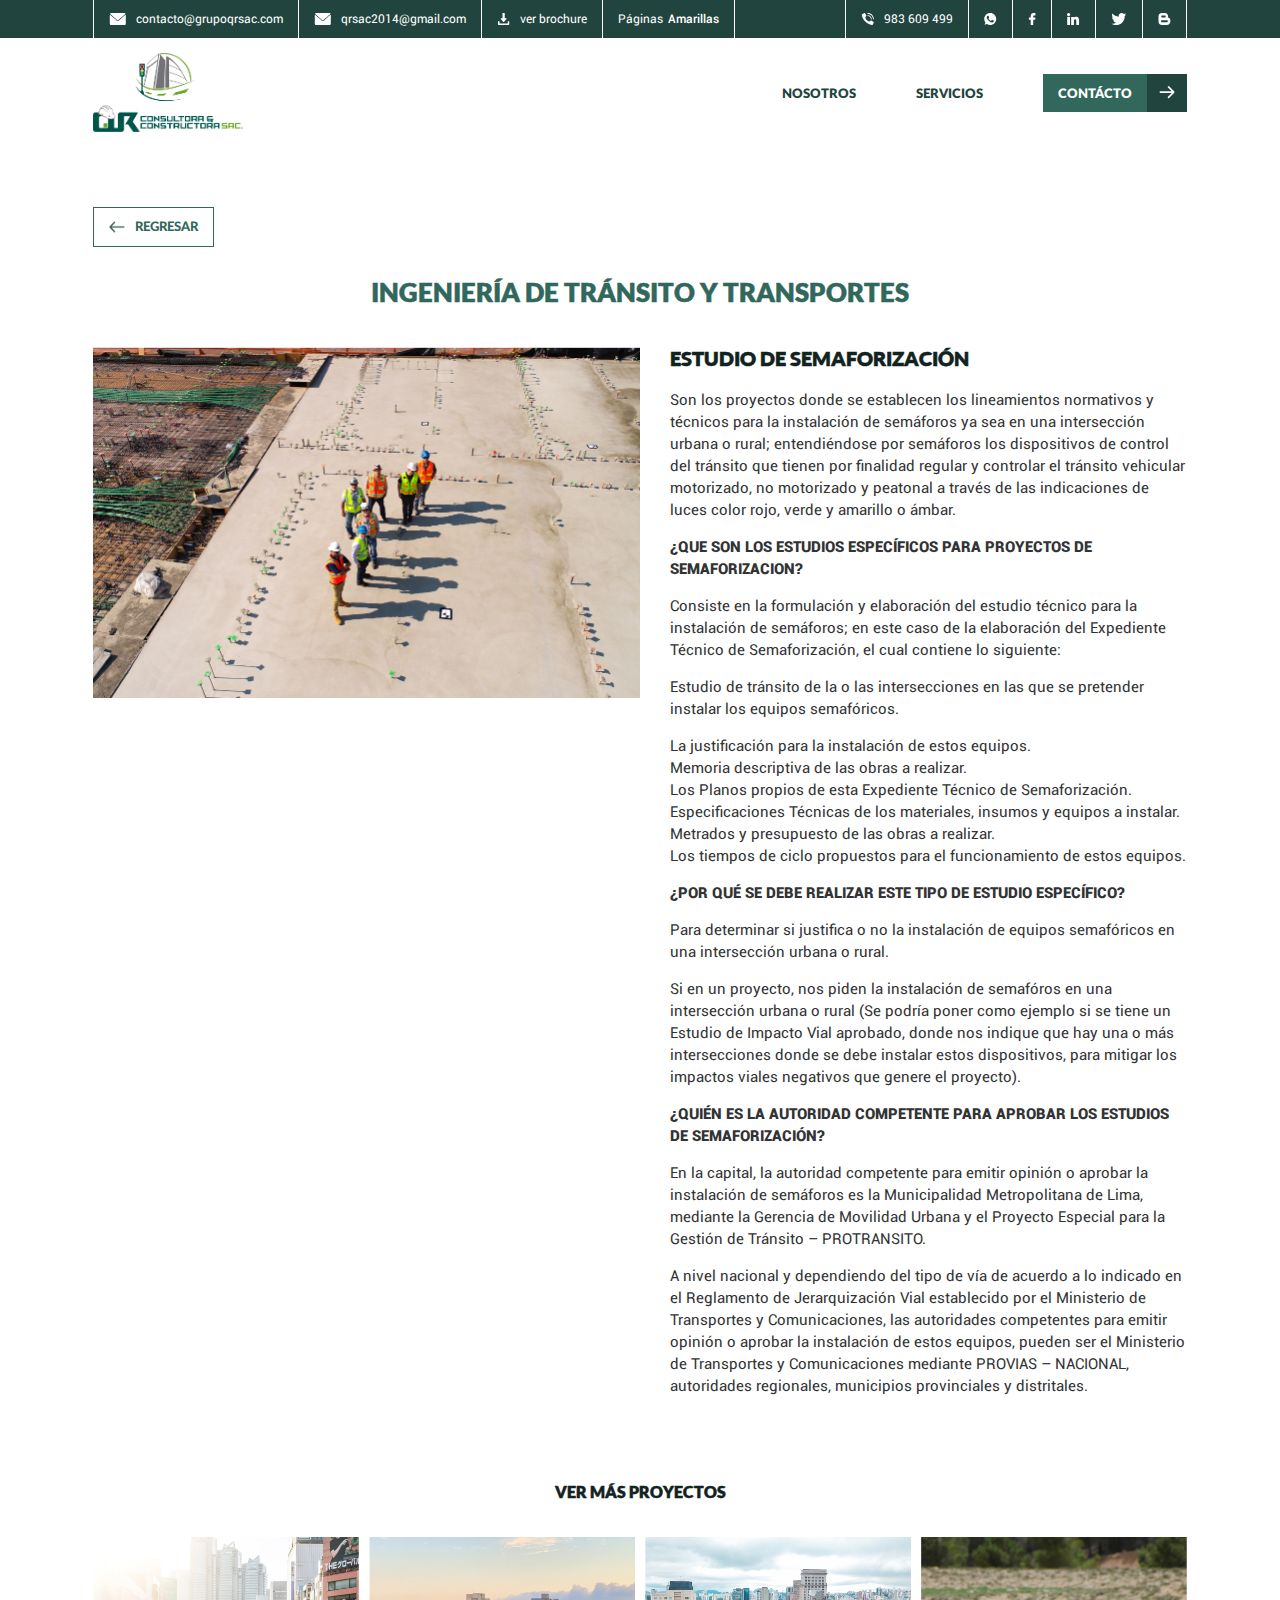
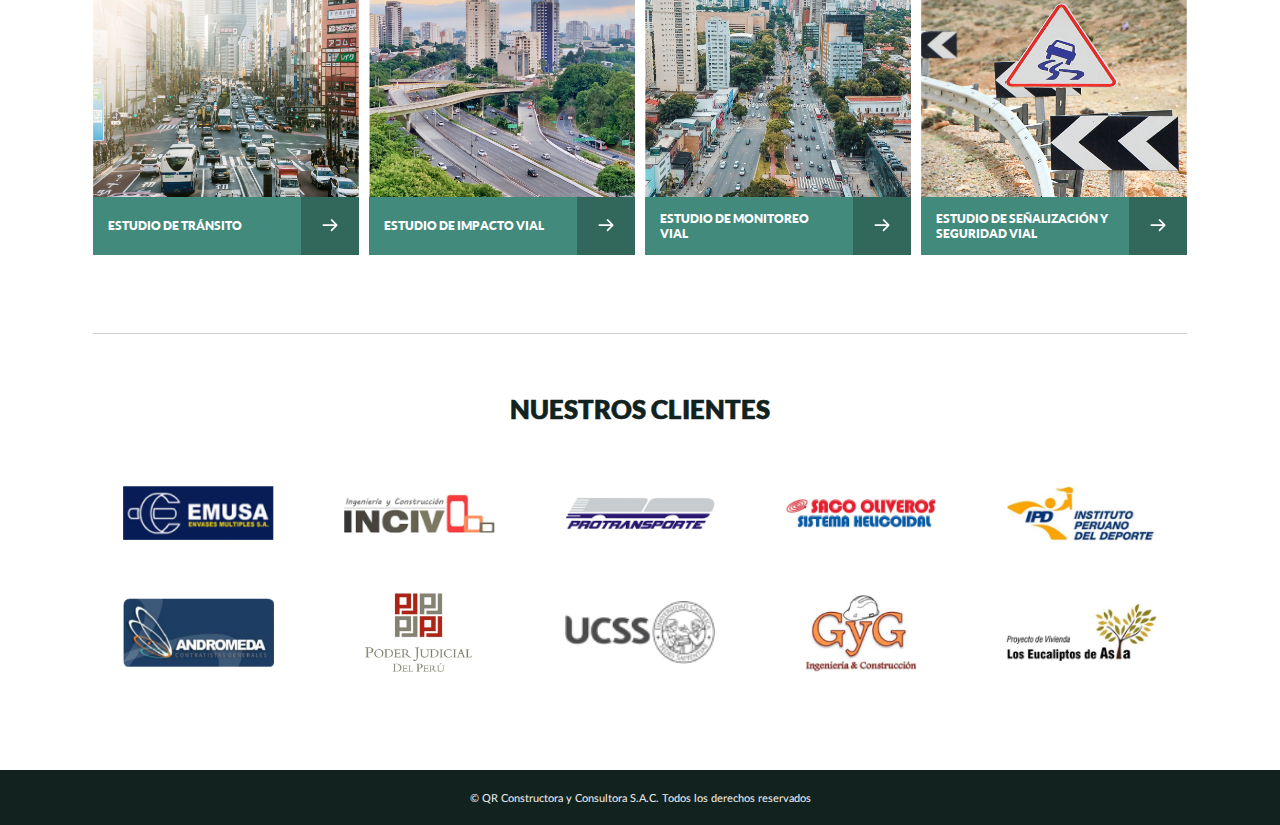
<file: estudio-de-semaforizacion.html>
<!DOCTYPE html>
<html lang="es">
  <head>
    <!-- Global site tag (gtag.js) - Google Analytics -->
<script async src="https://www.googletagmanager.com/gtag/js?id=G-ZJ2PSQ1S6S"></script>
<script>
  window.dataLayer = window.dataLayer || [];
  function gtag(){dataLayer.push(arguments);}
  gtag('js', new Date());

  gtag('config', 'G-ZJ2PSQ1S6S');
</script>
    <meta charset="UTF-8" />
    <meta http-equiv="X-UA-Compatible" content="IE=edge" />
    <meta name="viewport" content="width=device-width, initial-scale=1.0" />
    <link rel="stylesheet" href="css/style.css" />
    <link rel="stylesheet" href="css/owl.carousel.css" />
    <link rel="stylesheet" href="css/responsive.css" />
    <title>QR Consultora y Constructora S.A.C.</title>
  </head>
  <body>
    <header>
      <div class="ui-header-top">
        <div class="ui-header-top__box ui-container">
          <ul class="ui-header-top-list">
            <li>
              <a href="mailto:contacto@grupoqrsac.com" class="ui-header-top-list-link">
                <figure
                  class="ui-header-top-list-link__figure ui-header-top-list-link__figure--margin-right"
                >
                  <img src="img/icons/icon-email.svg" alt="" />
                </figure>
                <span>
                  contacto@grupoqrsac.com
                </span>
              </a>
            </li>
            <li>
              <a href="mailto:qrsac2014@gmail.com" class="ui-header-top-list-link">
                <figure
                  class="ui-header-top-list-link__figure ui-header-top-list-link__figure--margin-right"
                >
                  <img src="img/icons/icon-email.svg" alt="" />
                </figure>
                <span>
                  qrsac2014@gmail.com
                </span>
              </a>
            </li>
            <li>
              <a href="/pdf/brochure-qr-consultora-y-constructora-sac.pdf" class="ui-header-top-list-link" target="_blank">
                <figure
                  class="ui-header-top-list-link__figure ui-header-top-list-link__figure--margin-right"
                >
                  <img src="img/icons/icon-download.svg" alt="" />
                </figure>
                <span>
                  ver brochure
                </span>
              </a>
            </li>
            <li>
              <a href="https://www.paginasamarillas.com.pe/empresas/qr-consultora-y-constructora-sac/comas-80631197" class="ui-header-top-list-link ui-header-top-list-link--page-yellow" target="_blank">
                <span>
                  Páginas
                </span>
                <span>
                  Amarillas
                </span>
              </a>
            </li>
          </ul>
          <ul class="ui-header-top-list">
            <li>
              <a href="tel:+51983609499" class="ui-header-top-list-link">
                <figure class="ui-header-top-list-link__figure ui-header-top-list-link__figure--margin-right">
                  <img src="img/icons/icon-phone.svg" alt="" />
                </figure>
                <span>
                  983 609 499
                </span>
              </a>
            </li>
            <li>
              <a href="https://wa.me/51983609499?text=Hola%20QR%20Consultora%20y%20Constructora%20SAC" class="ui-header-top-list-link" target="_blank">
                <figure class="ui-header-top-list-link__figure">
                  <img src="img/icons/icon-whatsapp.svg" alt="" />
                </figure>
              </a>
            </li>
            <li>
              <a href="https://www.facebook.com/qr.consultores" class="ui-header-top-list-link" target="_blank">
                <figure class="ui-header-top-list-link__figure">
                  <img src="img/icons/icon-facebook.svg" alt="" />
                </figure>
              </a>
            </li>
            <li>
              <a href="https://www.linkedin.com/checkpoint/challengesV2/AQFUcY1yalVhBwAAAXfaHliNc3Pa6fabhmJdK09zPeX9hMfOIUM_fYAIL2bv32jZKCMyQRujXSj3CpC52_dGCSGTTMtHnvE-BA" class="ui-header-top-list-link" target="_blank">
                <figure class="ui-header-top-list-link__figure">
                  <img src="img/icons/icon-linkedin.svg" alt="" />
                </figure>
              </a>
            </li>
            <li>
              <a href="https://twitter.com/qrsac2014" class="ui-header-top-list-link" target="_blank">
                <figure class="ui-header-top-list-link__figure">
                  <img src="img/icons/icon-twitter.svg" alt="" />
                </figure>
              </a>
            </li>
            <li>
              <a href="http://qrsac.blogspot.com/" class="ui-header-top-list-link" target="_blank">
                <figure class="ui-header-top-list-link__figure">
                  <img src="img/icons/icon-blogger.svg" alt="" />
                </figure>
              </a>
            </li>
          </ul>
        </div>
      </div>
      <div class="ui-header-navigation">
        <div class="ui-header-navigation__box ui-container">
          <a href="index.html" class="ui-brand-qr">
            <figure class="ui-brand-qr__figure">
              <img src="img/icons/brand-qr.png" alt="" />
            </figure>
          </a>
          <nav class="ui-nav">
            <ul class="ui-header-top-list ui-header-top-list--movil">
              <li>
                <a href="mailto:contacto@grupoqrsac.com" class="ui-header-top-list-link ui-header-top-list-link--movil">
                  <figure
                    class="ui-header-top-list-link__figure ui-header-top-list-link__figure--margin-right"
                  >
                    <img src="img/icons/icon-email.svg" alt="" />
                  </figure>
                  <span>
                    contacto@grupoqrsac.com
                  </span>
                </a>
              </li>
              <li>
                <a href="/pdf/brochure-qr-consultora-y-constructora-sac.pdf" class="ui-header-top-list-link ui-header-top-list-link--movil" target="_blank">
                  <figure
                    class="ui-header-top-list-link__figure ui-header-top-list-link__figure--margin-right"
                  >
                    <img src="img/icons/icon-download.svg" alt="" />
                  </figure>
                  <span>
                    ver brochure
                  </span>
                </a>
              </li>
              <li>
                <a href="https://www.paginasamarillas.com.pe/empresas/qr-consultora-y-constructora-sac/comas-80631197" class="ui-header-top-list-link ui-header-top-list-link--page-yellow" target="_blank">
                  <span>
                    Páginas
                  </span>
                  <span>
                    Amarillas
                  </span>
                </a>
              </li>
            </ul>
            <ul class="ui-nav-list">
              <li><a href="nosotros.html" class="ui-nav-link"> Nosotros </a></li>
              <li><a href="servicios.html" class="ui-nav-link">Servicios</a></li>
              <li>
                <a href="contacto.html" class="ui-nav-link ui-nav-link--button ui-nav-link--button--movil">
                  <span class="ui-nav-link__text">Contácto</span>
                  <div class="ui-nav-link-icon ui-nav-link-icon--movil">
                    <figure class="ui-nav-link-icon__figure">
                      <img src="img/icons/icon-arrow-right.svg" alt="" />
                    </figure>
                  </div>
                </a>
              </li>
            </ul>
            <ul class="ui-header-top-list ui-header-top-list--movil ui-header-top-list--movil-flex">
              <li>
                <a href="tel:+51983609499" class="ui-header-top-list-link">
                  <figure class="ui-header-top-list-link__figure">
                    <img src="img/icons/icon-phone.svg" alt="" />
                  </figure>
                </a>
              </li>
              <li>
                <a href="https://wa.me/51983609499?text=Hola%20QR%20Consultora%20y%20Constructora%20SAC" class="ui-header-top-list-link" target="_blank">
                  <figure class="ui-header-top-list-link__figure">
                    <img src="img/icons/icon-whatsapp.svg" alt="" />
                  </figure>
                </a>
              </li>
              <li>
                <a href="https://www.facebook.com/qr.consultores" class="ui-header-top-list-link" target="_blank">
                  <figure class="ui-header-top-list-link__figure">
                    <img src="img/icons/icon-facebook.svg" alt="" />
                  </figure>
                </a>
              </li>
              <li>
                <a href="https://www.linkedin.com/checkpoint/challengesV2/AQFUcY1yalVhBwAAAXfaHliNc3Pa6fabhmJdK09zPeX9hMfOIUM_fYAIL2bv32jZKCMyQRujXSj3CpC52_dGCSGTTMtHnvE-BA" class="ui-header-top-list-link" target="_blank">
                  <figure class="ui-header-top-list-link__figure">
                    <img src="img/icons/icon-linkedin.svg" alt="" />
                  </figure>
                </a>
              </li>
              <li>
                <a href="https://twitter.com/qrsac2014" class="ui-header-top-list-link" target="_blank">
                  <figure class="ui-header-top-list-link__figure">
                    <img src="img/icons/icon-twitter.svg" alt="" />
                  </figure>
                </a>
              </li>
              <li>
                <a href="http://qrsac.blogspot.com/" class="ui-header-top-list-link" target="_blank">
                  <figure class="ui-header-top-list-link__figure">
                    <img src="img/icons/icon-blogger.svg" alt="" />
                  </figure>
                </a>
              </li>
            </ul>

            <figure class="ui-close">
              <img src="img/icons/icon-close.svg" alt="">
            </figure>
          </nav>
          <div class="ui-button-movil">
            <span></span>
            <span></span>
            <span></span>
          </div>
        </div>
      </div>
    </header>

    <section class="ui-section">
      <div class="ui-section__box ui-container">
        <div class="ui-back ui-margin-bottom-30">
          <a
            href="servicios.html#ingenieria-de-transito-y-transportes"
            class="ui-back-link"
          >
            <figure class="ui-back-link__figure">
              <img src="img/icons/icon-arrow-left-32675C.png" alt="" />
            </figure>
            <span class="ui-back-link__text">Regresar</span>
          </a>
        </div>
        <div class="ui-header-section ui-margin-bottom-40">
          <div class="ui-title ui-title--32675C">
            ingeniería de tránsito y transportes
          </div>
        </div>
        <div
          class="ui-section__box ui-section__box--we ui-section__box--we--service ui-margin-bottom-60"
        >
          <div
            class="ui-we-bg"
            style="background-image: url(img/home/bg-we.jpg)"
          ></div>
          <div class="ui-we-content ui-padding-left-30">
            <div
              class="ui-header-section ui-header-section--we ui-margin-bottom-20"
            >
              <h2 class="ui-title ui-title--11221F ui-title--subtitle">
                Estudio de Semaforización
              </h2>
            </div>
            <div class="ui-paragraph ui-margin-bottom-20">
              <p>
                Son los proyectos donde se establecen los lineamientos
                normativos y técnicos para la instalación de semáforos ya sea en
                una intersección urbana o rural; entendiéndose por semáforos los
                dispositivos de control del tránsito que tienen por finalidad
                regular y controlar el tránsito vehicular motorizado, no
                motorizado y peatonal a través de las indicaciones de luces
                color rojo, verde y amarillo o ámbar.
              </p>
              <p class="ui-font-roboto-black">
                ¿QUE SON LOS ESTUDIOS ESPECÍFICOS PARA PROYECTOS DE
                SEMAFORIZACION?
              </p>

              <p>
                Consiste en la formulación y elaboración del estudio técnico
                para la instalación de semáforos; en este caso de la elaboración
                del Expediente Técnico de Semaforización, el cual contiene lo
                siguiente:
              </p>

              <p>
                Estudio de tránsito de la o las intersecciones en las que se
                pretender instalar los equipos semafóricos.
              </p>
              
              <p>
                <ul>
                  <li>
                    <p>La justificación para la instalación de estos equipos.</p>
                  </li>
                  <li>
                    <p>Memoria descriptiva de las obras a realizar.</p>
                  </li>
                  <li>
                    <p>
                      Los Planos propios de esta Expediente Técnico de Semaforización.
                    </p>
                  </li>
                  <li>
                    <p>
                      Especificaciones Técnicas de los materiales, insumos y equipos a
                      instalar.
                    </p>
                  </li>
                  <li>
                    <p>Metrados y presupuesto de las obras a realizar.</p>
                  </li>
                  <li>
                    <p>
                      Los tiempos de ciclo propuestos para el funcionamiento de estos
                      equipos.
                    </p>
                  </li>
                </ul>
              </p>

              <p class="ui-font-roboto-black">
                ¿POR QUÉ SE DEBE REALIZAR ESTE TIPO DE ESTUDIO ESPECÍFICO?
              </p>

              <p>
                Para determinar si justifica o no la instalación de equipos semafóricos en una intersección urbana o rural.
              </p>

              <p>
                Si en un proyecto, nos piden la instalación de semafóros en una intersección urbana o rural (Se podría poner como ejemplo si se tiene un Estudio de Impacto Vial aprobado, donde nos indique que hay una o más intersecciones donde se debe instalar estos dispositivos, para mitigar los impactos viales negativos que genere el proyecto).
              </p>

              <p class="ui-font-roboto-black">
                ¿QUIÉN ES LA AUTORIDAD COMPETENTE PARA APROBAR LOS ESTUDIOS DE SEMAFORIZACIÓN?
              </p>

              <p>
                En la capital, la autoridad competente para emitir opinión o aprobar la instalación de semáforos es la Municipalidad Metropolitana de Lima, mediante la Gerencia de Movilidad Urbana y el Proyecto Especial para la Gestión de Tránsito – PROTRANSITO.
              </p>

              <p>
                A nivel nacional y dependiendo del tipo de vía de acuerdo a lo indicado en el Reglamento de Jerarquización Vial establecido por el Ministerio de Transportes y Comunicaciones, las autoridades competentes para emitir opinión o aprobar la instalación de estos equipos, pueden ser el Ministerio de Transportes y Comunicaciones mediante PROVIAS – NACIONAL,  autoridades regionales, municipios provinciales y distritales.
              </p>
            </div>
          </div>
        </div>
        <div>
          <div class="ui-header-section ui-margin-bottom-30">
            <h3 class="ui-title ui-title--11221F ui-title--see-projects">
              Ver más proyectos
            </h3>
          </div>
          <div class="ui-carousel">
            <div class="owl-carousel ui-carousel-see-projects">
              <div class="item">
                <a href="estudio-de-transito.html" class="ui-service-item">
                  <div
                    class="ui-service-item__bg"
                    style="
                      background-image: url(img/services/ingenieria-de-transito-y-transporte/servicio-estudio-de-transito.jpg);
                    "
                  ></div>
                  <button
                    class="tablinks tablinks--service tablinks--service-link tablinks--service-428A7B"
                  >
                    <span class="ui-nav-link__text ui-nav-link__text--service"
                      >Estudio de tránsito</span
                    >
                    <div
                      class="ui-nav-link-icon ui-nav-link-icon--service ui-nav-link-icon--service-32675C"
                    >
                      <figure class="ui-nav-link-icon__figure">
                        <img src="img/icons/icon-arrow-right.svg" alt="" />
                      </figure>
                    </div>
                  </button>
                </a>
              </div>

              <div class="item">
                <a href="estudio-de-impacto-vial.html" class="ui-service-item">
                  <div
                    class="ui-service-item__bg"
                    style="
                      background-image: url(img/services/ingenieria-de-transito-y-transporte/servicio-estudio-de-impacto-vial.jpg);
                    "
                  ></div>
                  <button
                    class="tablinks tablinks--service tablinks--service-link tablinks--service-428A7B"
                  >
                    <span class="ui-nav-link__text ui-nav-link__text--service"
                      >Estudio de impacto vial</span
                    >
                    <div
                      class="ui-nav-link-icon ui-nav-link-icon--service ui-nav-link-icon--service-32675C"
                    >
                      <figure class="ui-nav-link-icon__figure">
                        <img src="img/icons/icon-arrow-right.svg" alt="" />
                      </figure>
                    </div>
                  </button>
                </a>
              </div>

              <div class="item">
                <a
                  href="estudio-de-monitoreo-vial.html"
                  class="ui-service-item"
                >
                  <div
                    class="ui-service-item__bg"
                    style="
                      background-image: url(img/services/ingenieria-de-transito-y-transporte/servicio-estudio-de-monitoreo-vial.jpg);
                    "
                  ></div>
                  <button
                    class="tablinks tablinks--service tablinks--service-link tablinks--service-428A7B"
                  >
                    <span class="ui-nav-link__text ui-nav-link__text--service"
                      >Estudio de monitoreo vial</span
                    >
                    <div
                      class="ui-nav-link-icon ui-nav-link-icon--service ui-nav-link-icon--service-32675C"
                    >
                      <figure class="ui-nav-link-icon__figure">
                        <img src="img/icons/icon-arrow-right.svg" alt="" />
                      </figure>
                    </div>
                  </button>
                </a>
              </div>

              <div class="item">
                <a
                  href="estudio-de-senalizacion-y-seguridad-vial.html"
                  class="ui-service-item"
                >
                  <div
                    class="ui-service-item__bg"
                    style="
                      background-image: url(img/services/ingenieria-de-transito-y-transporte/servicio-estudio-de-senalizacion-y-seguridad-vial.jpg);
                    "
                  ></div>
                  <button
                    class="tablinks tablinks--service tablinks--service-link tablinks--service-428A7B"
                  >
                    <span class="ui-nav-link__text ui-nav-link__text--service"
                      >Estudio de Señalización y Seguridad Vial</span
                    >
                    <div
                      class="ui-nav-link-icon ui-nav-link-icon--service ui-nav-link-icon--service-32675C"
                    >
                      <figure class="ui-nav-link-icon__figure">
                        <img src="img/icons/icon-arrow-right.svg" alt="" />
                      </figure>
                    </div>
                  </button>
                </a>
              </div>

              <div class="item">
                <a
                  href="estudio-de-semaforizacion.html"
                  class="ui-service-item"
                >
                  <div
                    class="ui-service-item__bg"
                    style="
                      background-image: url(img/services/ingenieria-de-transito-y-transporte/servicio-estudio-de-semaforizacion.jpg);
                    "
                  ></div>
                  <button
                    class="tablinks tablinks--service tablinks--service-link tablinks--service-428A7B"
                  >
                    <span class="ui-nav-link__text ui-nav-link__text--service"
                      >Estudio de Semaforización</span
                    >
                    <div
                      class="ui-nav-link-icon ui-nav-link-icon--service ui-nav-link-icon--service-32675C"
                    >
                      <figure class="ui-nav-link-icon__figure">
                        <img src="img/icons/icon-arrow-right.svg" alt="" />
                      </figure>
                    </div>
                  </button>
                </a>
              </div>

              <div class="item">
                <a
                  href="estudio-tecnico-de-cambio-de-sentido-de-circulacion.html"
                  class="ui-service-item"
                >
                  <div
                    class="ui-service-item__bg"
                    style="
                      background-image: url(img/services/ingenieria-de-transito-y-transporte/servicio-estudio-tecnico-de-cambio-de-sentido-de-circulacion.jpg);
                    "
                  ></div>
                  <button
                    class="tablinks tablinks--service tablinks--service-link tablinks--service-428A7B"
                  >
                    <span class="ui-nav-link__text ui-nav-link__text--service"
                      >Estudio Técnico de Cambio de Sentido de Circulación</span
                    >
                    <div
                      class="ui-nav-link-icon ui-nav-link-icon--service ui-nav-link-icon--service-32675C"
                    >
                      <figure class="ui-nav-link-icon__figure">
                        <img src="img/icons/icon-arrow-right.svg" alt="" />
                      </figure>
                    </div>
                  </button>
                </a>
              </div>

              <div class="item">
                <a
                  href="estudio-tecnico-para-la-implementacion-de-elementos-reductores-de-velocidad.html"
                  class="ui-service-item"
                >
                  <div
                    class="ui-service-item__bg"
                    style="
                      background-image: url(img/services/ingenieria-de-transito-y-transporte/servicio-estudio-tecnico-para-la-implementacion-de-elementos-reductores-de-velocidad.jpg);
                    "
                  ></div>
                  <button
                    class="tablinks tablinks--service tablinks--service-link tablinks--service-428A7B"
                  >
                    <span class="ui-nav-link__text ui-nav-link__text--service"
                      >Estudio Técnico para la Implementación de elementos
                      reductores de velocidad</span
                    >
                    <div
                      class="ui-nav-link-icon ui-nav-link-icon--service ui-nav-link-icon--service-32675C"
                    >
                      <figure class="ui-nav-link-icon__figure">
                        <img src="img/icons/icon-arrow-right.svg" alt="" />
                      </figure>
                    </div>
                  </button>
                </a>
              </div>

              <div class="item">
                <a
                  href="estudio-de-planes-de-desvios-de-transito.html"
                  class="ui-service-item"
                >
                  <div
                    class="ui-service-item__bg"
                    style="
                      background-image: url(img/services/ingenieria-de-transito-y-transporte/servicio-estudio-de-planes-de-desvios-de-transito.jpg);
                    "
                  ></div>
                  <button
                    class="tablinks tablinks--service tablinks--service-link tablinks--service-428A7B"
                  >
                    <span class="ui-nav-link__text ui-nav-link__text--service"
                      >Estudio de Planes de Desvíos de Tránsito</span
                    >
                    <div
                      class="ui-nav-link-icon ui-nav-link-icon--service ui-nav-link-icon--service-32675C"
                    >
                      <figure class="ui-nav-link-icon__figure">
                        <img src="img/icons/icon-arrow-right.svg" alt="" />
                      </figure>
                    </div>
                  </button>
                </a>
              </div>

              <div class="item">
                <a href="estudio-de-trafico.html" class="ui-service-item">
                  <div
                    class="ui-service-item__bg"
                    style="
                      background-image: url(img/services/ingenieria-de-transito-y-transporte/servicio-estudio-de-trafico.jpg);
                    "
                  ></div>
                  <button
                    class="tablinks tablinks--service tablinks--service-link tablinks--service-428A7B"
                  >
                    <span class="ui-nav-link__text ui-nav-link__text--service"
                      >Estudio de Tráfico</span
                    >
                    <div
                      class="ui-nav-link-icon ui-nav-link-icon--service ui-nav-link-icon--service-32675C"
                    >
                      <figure class="ui-nav-link-icon__figure">
                        <img src="img/icons/icon-arrow-right.svg" alt="" />
                      </figure>
                    </div>
                  </button>
                </a>
              </div>
            </div>
          </div>
        </div>
      </div>
    </section>

    <div class="ui-line">
      <div class="ui-line__box ui-container"></div>
    </div>

    <section class="ui-section">
      <div class="ui-section__box ui-container">
        <div class="ui-header-section ui-margin-bottom-30">
          <h2 class="ui-title ui-title--11221F">Nuestros clientes</h2>
        </div>
        <div class="ui-brand">
          <div class="owl-carousel ui-carousel-brand">
            <div class="item">
              <div class="ui-brand-items">
                <div class="ui-brand-item">
                  <div
                    class="ui-brand-item__figure"
                    style="background-image: url(img/brands/brand-emusa.png)"
                  ></div>
                </div>
                <div class="ui-brand-item">
                  <div
                    class="ui-brand-item__figure"
                    style="
                      background-image: url(img/brands/brand-andromeda.png);
                    "
                  ></div>
                </div>
              </div>
            </div>

            <div class="item">
              <div class="ui-brand-items">
                <div class="ui-brand-item">
                  <div
                    class="ui-brand-item__figure"
                    style="background-image: url(img/brands/brand-incivo.png)"
                  ></div>
                </div>
                <div class="ui-brand-item">
                  <div
                    class="ui-brand-item__figure"
                    style="
                      background-image: url(img/brands/brand-poder-judicial.png);
                    "
                  ></div>
                </div>
              </div>
            </div>

            <div class="item">
              <div class="ui-brand-items">
                <div class="ui-brand-item">
                  <div
                    class="ui-brand-item__figure"
                    style="
                      background-image: url(img/brands/brand-protransporte.png);
                    "
                  ></div>
                </div>
                <div class="ui-brand-item">
                  <div
                    class="ui-brand-item__figure"
                    style="background-image: url(img/brands/brand-ucss.png)"
                  ></div>
                </div>
              </div>
            </div>

            <div class="item">
              <div class="ui-brand-items">
                <div class="ui-brand-item">
                  <div
                    class="ui-brand-item__figure"
                    style="
                      background-image: url(img/brands/brand-saco-oliveros.png);
                    "
                  ></div>
                </div>
                <div class="ui-brand-item">
                  <div
                    class="ui-brand-item__figure"
                    style="
                      background-image: url(img/brands/brand-ingenieria-y-construccion.png);
                    "
                  ></div>
                </div>
              </div>
            </div>

            <div class="item">
              <div class="ui-brand-items">
                <div class="ui-brand-item">
                  <div
                    class="ui-brand-item__figure"
                    style="background-image: url(img/brands/brand-ipd.png)"
                  ></div>
                </div>
                <div class="ui-brand-item">
                  <div
                    class="ui-brand-item__figure"
                    style="
                      background-image: url(img/brands/brand-los-eucaliptos-de-asia.png);
                    "
                  ></div>
                </div>
              </div>
            </div>

            <div class="item">
              <div class="ui-brand-items">
                <div class="ui-brand-item">
                  <div
                    class="ui-brand-item__figure"
                    style="background-image: url(img/brands/brand-isabella.png)"
                  ></div>
                </div>
                <div class="ui-brand-item">
                  <div
                    class="ui-brand-item__figure"
                    style="background-image: url(img/brands/brand-cimac.png)"
                  ></div>
                </div>
              </div>
            </div>

            <div class="item">
              <div class="ui-brand-items">
                <div class="ui-brand-item">
                  <div
                    class="ui-brand-item__figure"
                    style="
                      background-image: url(img/brands/brand-luz-del-sur.png);
                    "
                  ></div>
                </div>
                <div class="ui-brand-item">
                  <div
                    class="ui-brand-item__figure"
                    style="
                      background-image: url(img/brands/brand-zegel-ipae.png);
                    "
                  ></div>
                </div>
              </div>
            </div>

            <div class="item">
              <div class="ui-brand-items">
                <div class="ui-brand-item">
                  <div
                    class="ui-brand-item__figure"
                    style="background-image: url(img/brands/brand-tower.png)"
                  ></div>
                </div>
                <div class="ui-brand-item">
                  <div
                    class="ui-brand-item__figure"
                    style="background-image: url(img/brands/brand-minsur.png)"
                  ></div>
                </div>
              </div>
            </div>

            <div class="item">
              <div class="ui-brand-items">
                <div class="ui-brand-item">
                  <div
                    class="ui-brand-item__figure"
                    style="background-image: url(img/brands/brand-unife.png)"
                  ></div>
                </div>
                <div class="ui-brand-item">
                  <div
                    class="ui-brand-item__figure"
                    style="
                      background-image: url(img/brands/brand-plan-copesco.png);
                    "
                  ></div>
                </div>
              </div>
            </div>

            <div class="item">
              <div class="ui-brand-items">
                <div class="ui-brand-item">
                  <div
                    class="ui-brand-item__figure"
                    style="background-image: url(img/brands/brand-bisa.png)"
                  ></div>
                </div>
                <div class="ui-brand-item">
                  <div
                    class="ui-brand-item__figure"
                    style="
                      background-image: url(img/brands/brand-g-n-rojas.png);
                    "
                  ></div>
                </div>
              </div>
            </div>

            <div class="item">
              <div class="ui-brand-items">
                <div class="ui-brand-item">
                  <div
                    class="ui-brand-item__figure"
                    style="
                      background-image: url(img/brands/brand-grupo-proyfe.png);
                    "
                  ></div>
                </div>
                <div class="ui-brand-item">
                  <div
                    class="ui-brand-item__figure"
                    style="background-image: url(img/brands/brand-cesel.png)"
                  ></div>
                </div>
              </div>
            </div>

            <div class="item">
              <div class="ui-brand-items">
                <div class="ui-brand-item">
                  <div
                    class="ui-brand-item__figure"
                    style="background-image: url(img/brands/brand-conhydra.png)"
                  ></div>
                </div>
                <div class="ui-brand-item">
                  <div
                    class="ui-brand-item__figure"
                    style="background-image: url(img/brands/brand-adc.png)"
                  ></div>
                </div>
              </div>
            </div>
          </div>
        </div>
      </div>
    </section>

    <footer class="ui-footer">
      <div class="ui-footer__box ui-container">
        <span
          class="ui-footer-link"
        >
          © QR Constructora y Consultora S.A.C. Todos los derechos reservados
        </span>
      </div>
    </footer>

    <script src="js/jquery-2.2.4.min.js"></script>
    <script src="js/owl.carousel.js"></script>
    <script src="js/services-internal.js"></script>
    <script src="js/brand.js"></script>
    <script src="js/general.js"></script>
  </body>
</html>
</file>
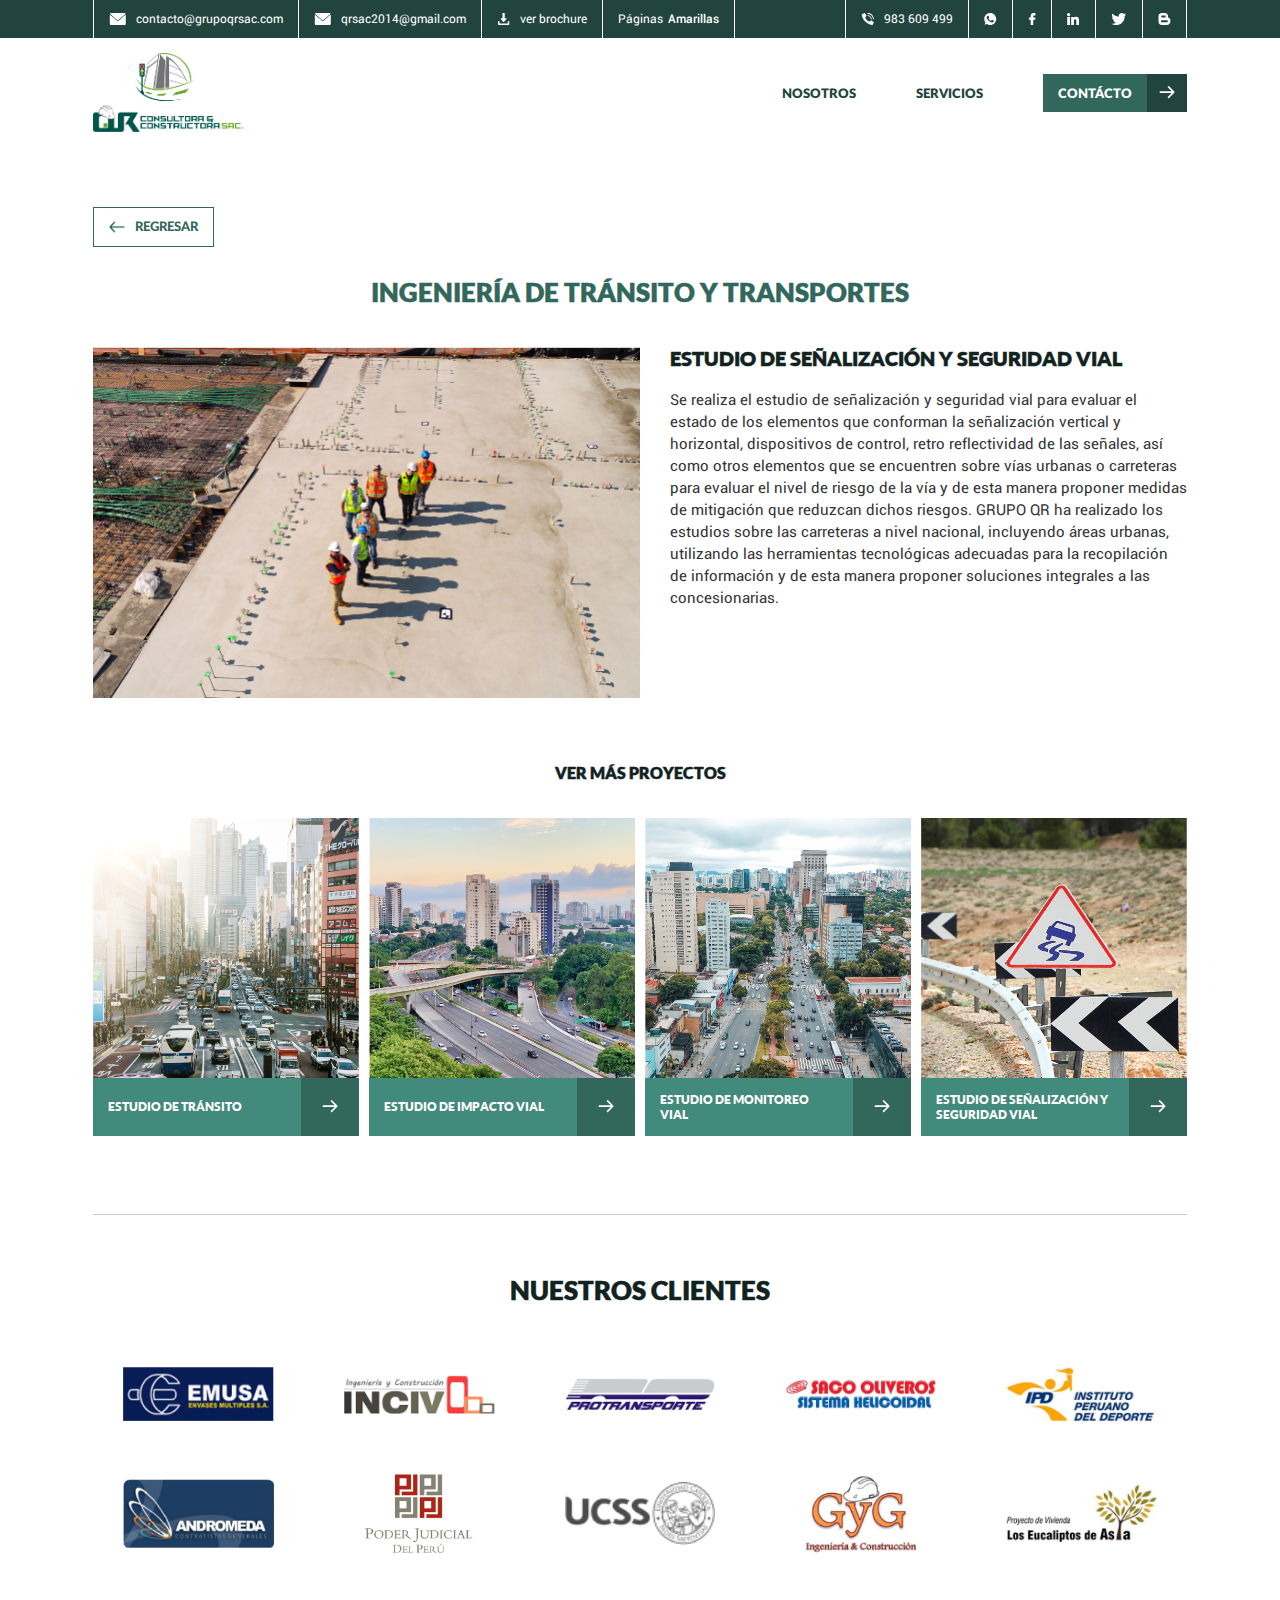
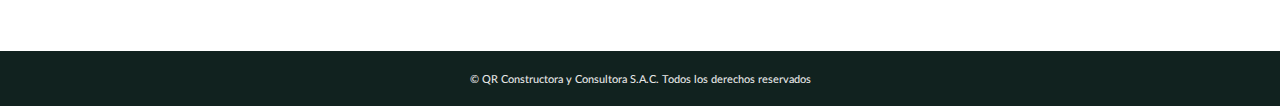
<file: estudio-de-senalizacion-y-seguridad-vial.html>
<!DOCTYPE html>
<html lang="es">
  <head>
    <!-- Global site tag (gtag.js) - Google Analytics -->
<script async src="https://www.googletagmanager.com/gtag/js?id=G-ZJ2PSQ1S6S"></script>
<script>
  window.dataLayer = window.dataLayer || [];
  function gtag(){dataLayer.push(arguments);}
  gtag('js', new Date());

  gtag('config', 'G-ZJ2PSQ1S6S');
</script>
    <meta charset="UTF-8" />
    <meta http-equiv="X-UA-Compatible" content="IE=edge" />
    <meta name="viewport" content="width=device-width, initial-scale=1.0" />
    <link rel="stylesheet" href="css/style.css" />
    <link rel="stylesheet" href="css/owl.carousel.css" />
    <link rel="stylesheet" href="css/responsive.css">
    <title>QR Consultora y Constructora S.A.C.</title>
  </head>
  <body>
    <header>
      <div class="ui-header-top">
        <div class="ui-header-top__box ui-container">
          <ul class="ui-header-top-list">
            <li>
              <a href="mailto:contacto@grupoqrsac.com" class="ui-header-top-list-link">
                <figure
                  class="ui-header-top-list-link__figure ui-header-top-list-link__figure--margin-right"
                >
                  <img src="img/icons/icon-email.svg" alt="" />
                </figure>
                <span>
                  contacto@grupoqrsac.com
                </span>
              </a>
            </li>
            <li>
              <a href="mailto:qrsac2014@gmail.com" class="ui-header-top-list-link">
                <figure
                  class="ui-header-top-list-link__figure ui-header-top-list-link__figure--margin-right"
                >
                  <img src="img/icons/icon-email.svg" alt="" />
                </figure>
                <span>
                  qrsac2014@gmail.com
                </span>
              </a>
            </li>
            <li>
              <a href="/pdf/brochure-qr-consultora-y-constructora-sac.pdf" class="ui-header-top-list-link" target="_blank">
                <figure
                  class="ui-header-top-list-link__figure ui-header-top-list-link__figure--margin-right"
                >
                  <img src="img/icons/icon-download.svg" alt="" />
                </figure>
                <span>
                  ver brochure
                </span>
              </a>
            </li>
            <li>
              <a href="https://www.paginasamarillas.com.pe/empresas/qr-consultora-y-constructora-sac/comas-80631197" class="ui-header-top-list-link ui-header-top-list-link--page-yellow" target="_blank">
                <span>
                  Páginas
                </span>
                <span>
                  Amarillas
                </span>
              </a>
            </li>
          </ul>
          <ul class="ui-header-top-list">
            <li>
              <a href="tel:+51983609499" class="ui-header-top-list-link">
                <figure class="ui-header-top-list-link__figure ui-header-top-list-link__figure--margin-right">
                  <img src="img/icons/icon-phone.svg" alt="" />
                </figure>
                <span>
                  983 609 499
                </span>
              </a>
            </li>
            <li>
              <a href="https://wa.me/51983609499?text=Hola%20QR%20Consultora%20y%20Constructora%20SAC" class="ui-header-top-list-link" target="_blank">
                <figure class="ui-header-top-list-link__figure">
                  <img src="img/icons/icon-whatsapp.svg" alt="" />
                </figure>
              </a>
            </li>
            <li>
              <a href="https://www.facebook.com/qr.consultores" class="ui-header-top-list-link" target="_blank">
                <figure class="ui-header-top-list-link__figure">
                  <img src="img/icons/icon-facebook.svg" alt="" />
                </figure>
              </a>
            </li>
            <li>
              <a href="https://www.linkedin.com/checkpoint/challengesV2/AQFUcY1yalVhBwAAAXfaHliNc3Pa6fabhmJdK09zPeX9hMfOIUM_fYAIL2bv32jZKCMyQRujXSj3CpC52_dGCSGTTMtHnvE-BA" class="ui-header-top-list-link" target="_blank">
                <figure class="ui-header-top-list-link__figure">
                  <img src="img/icons/icon-linkedin.svg" alt="" />
                </figure>
              </a>
            </li>
            <li>
              <a href="https://twitter.com/qrsac2014" class="ui-header-top-list-link" target="_blank">
                <figure class="ui-header-top-list-link__figure">
                  <img src="img/icons/icon-twitter.svg" alt="" />
                </figure>
              </a>
            </li>
            <li>
              <a href="http://qrsac.blogspot.com/" class="ui-header-top-list-link" target="_blank">
                <figure class="ui-header-top-list-link__figure">
                  <img src="img/icons/icon-blogger.svg" alt="" />
                </figure>
              </a>
            </li>
          </ul>
        </div>
      </div>
      <div class="ui-header-navigation">
        <div class="ui-header-navigation__box ui-container">
          <a href="index.html" class="ui-brand-qr">
            <figure class="ui-brand-qr__figure">
              <img src="img/icons/brand-qr.png" alt="" />
            </figure>
          </a>
          <nav class="ui-nav">
            <ul class="ui-header-top-list ui-header-top-list--movil">
              <li>
                <a href="mailto:contacto@grupoqrsac.com" class="ui-header-top-list-link ui-header-top-list-link--movil">
                  <figure
                    class="ui-header-top-list-link__figure ui-header-top-list-link__figure--margin-right"
                  >
                    <img src="img/icons/icon-email.svg" alt="" />
                  </figure>
                  <span>
                    contacto@grupoqrsac.com
                  </span>
                </a>
              </li>
              <li>
                <a href="/pdf/brochure-qr-consultora-y-constructora-sac.pdf" class="ui-header-top-list-link ui-header-top-list-link--movil" target="_blank">
                  <figure
                    class="ui-header-top-list-link__figure ui-header-top-list-link__figure--margin-right"
                  >
                    <img src="img/icons/icon-download.svg" alt="" />
                  </figure>
                  <span>
                    ver brochure
                  </span>
                </a>
              </li>
              <li>
                <a href="https://www.paginasamarillas.com.pe/empresas/qr-consultora-y-constructora-sac/comas-80631197" class="ui-header-top-list-link ui-header-top-list-link--page-yellow" target="_blank">
                  <span>
                    Páginas
                  </span>
                  <span>
                    Amarillas
                  </span>
                </a>
              </li>
            </ul>
            <ul class="ui-nav-list">
              <li><a href="nosotros.html" class="ui-nav-link"> Nosotros </a></li>
              <li><a href="servicios.html" class="ui-nav-link">Servicios</a></li>
              <li>
                <a href="contacto.html" class="ui-nav-link ui-nav-link--button ui-nav-link--button--movil">
                  <span class="ui-nav-link__text">Contácto</span>
                  <div class="ui-nav-link-icon ui-nav-link-icon--movil">
                    <figure class="ui-nav-link-icon__figure">
                      <img src="img/icons/icon-arrow-right.svg" alt="" />
                    </figure>
                  </div>
                </a>
              </li>
            </ul>
            <ul class="ui-header-top-list ui-header-top-list--movil ui-header-top-list--movil-flex">
              <li>
                <a href="tel:+51983609499" class="ui-header-top-list-link">
                  <figure class="ui-header-top-list-link__figure">
                    <img src="img/icons/icon-phone.svg" alt="" />
                  </figure>
                </a>
              </li>
              <li>
                <a href="https://wa.me/51983609499?text=Hola%20QR%20Consultora%20y%20Constructora%20SAC" class="ui-header-top-list-link" target="_blank">
                  <figure class="ui-header-top-list-link__figure">
                    <img src="img/icons/icon-whatsapp.svg" alt="" />
                  </figure>
                </a>
              </li>
              <li>
                <a href="https://www.facebook.com/qr.consultores" class="ui-header-top-list-link" target="_blank">
                  <figure class="ui-header-top-list-link__figure">
                    <img src="img/icons/icon-facebook.svg" alt="" />
                  </figure>
                </a>
              </li>
              <li>
                <a href="https://www.linkedin.com/checkpoint/challengesV2/AQFUcY1yalVhBwAAAXfaHliNc3Pa6fabhmJdK09zPeX9hMfOIUM_fYAIL2bv32jZKCMyQRujXSj3CpC52_dGCSGTTMtHnvE-BA" class="ui-header-top-list-link" target="_blank">
                  <figure class="ui-header-top-list-link__figure">
                    <img src="img/icons/icon-linkedin.svg" alt="" />
                  </figure>
                </a>
              </li>
              <li>
                <a href="https://twitter.com/qrsac2014" class="ui-header-top-list-link" target="_blank">
                  <figure class="ui-header-top-list-link__figure">
                    <img src="img/icons/icon-twitter.svg" alt="" />
                  </figure>
                </a>
              </li>
              <li>
                <a href="http://qrsac.blogspot.com/" class="ui-header-top-list-link" target="_blank">
                  <figure class="ui-header-top-list-link__figure">
                    <img src="img/icons/icon-blogger.svg" alt="" />
                  </figure>
                </a>
              </li>
            </ul>

            <figure class="ui-close">
              <img src="img/icons/icon-close.svg" alt="">
            </figure>
          </nav>
          <div class="ui-button-movil">
            <span></span>
            <span></span>
            <span></span>
          </div>
        </div>
      </div>
    </header>

    <section class="ui-section">
      <div class="ui-section__box ui-container">
        <div class="ui-back ui-margin-bottom-30">
          <a href="servicios.html#ingenieria-de-transito-y-transportes" class="ui-back-link">
            <figure class="ui-back-link__figure">
              <img src="img/icons/icon-arrow-left-32675C.png" alt="">
            </figure>
            <span class="ui-back-link__text">Regresar</span>
          </a>
        </div>
        <div class="ui-header-section ui-margin-bottom-40">
          <div class="ui-title ui-title--32675C">ingeniería de tránsito y transportes</div>
        </div>
        <div class="ui-section__box ui-section__box--we ui-section__box--we--service ui-margin-bottom-60">
          <div class="ui-we-bg" style="background-image: url(img/home/bg-we.jpg);"></div>
          <div class="ui-we-content ui-padding-left-30">
            <div class="ui-header-section ui-header-section--we ui-margin-bottom-20">
              <h2 class="ui-title ui-title--11221F ui-title--subtitle">Estudio de Señalización y Seguridad Vial</h2>
            </div>
            <div class="ui-paragraph ui-margin-bottom-20">
              <p>
                Se realiza el estudio de señalización y seguridad vial para evaluar el estado de los elementos que conforman la señalización vertical y horizontal, dispositivos de control, retro reflectividad de las señales, así como otros elementos que se encuentren sobre vías urbanas o carreteras para evaluar el nivel de riesgo de la vía y de esta manera proponer medidas de mitigación que reduzcan dichos riesgos. GRUPO QR ha realizado los estudios sobre las carreteras a nivel nacional, incluyendo áreas urbanas, utilizando las herramientas tecnológicas adecuadas para la recopilación de información y de esta manera proponer soluciones integrales a las concesionarias.
              </p>
            </div>
            
          </div>
        </div>
        <div>
          <div class="ui-header-section ui-margin-bottom-30">
            <h3 class="ui-title ui-title--11221F ui-title--see-projects">Ver más proyectos</h3>
          </div>
          <div class="ui-carousel">
            <div class="owl-carousel ui-carousel-see-projects">
              <div class="item">
                <a href="estudio-de-transito.html" class="ui-service-item">
                  <div class="ui-service-item__bg" style="background-image: url(img/services/ingenieria-de-transito-y-transporte/servicio-estudio-de-transito.jpg);"></div>
                  <button class="tablinks tablinks--service tablinks--service-link tablinks--service-428A7B">
                    <span class="ui-nav-link__text ui-nav-link__text--service">Estudio de tránsito</span>
                    <div class="ui-nav-link-icon ui-nav-link-icon--service ui-nav-link-icon--service-32675C">
                      <figure class="ui-nav-link-icon__figure">
                        <img src="img/icons/icon-arrow-right.svg" alt="">
                      </figure>
                    </div>
                  </button>
                </a>
              </div>

              <div class="item">
                <a href="estudio-de-impacto-vial.html" class="ui-service-item">
                  <div class="ui-service-item__bg" style="background-image: url(img/services/ingenieria-de-transito-y-transporte/servicio-estudio-de-impacto-vial.jpg);"></div>
                  <button class="tablinks tablinks--service tablinks--service-link tablinks--service-428A7B">
                    <span class="ui-nav-link__text ui-nav-link__text--service">Estudio de impacto vial</span>
                    <div class="ui-nav-link-icon ui-nav-link-icon--service ui-nav-link-icon--service-32675C">
                      <figure class="ui-nav-link-icon__figure">
                        <img src="img/icons/icon-arrow-right.svg" alt="">
                      </figure>
                    </div>
                  </button>
                </a>
              </div>

              <div class="item">
                <a href="estudio-de-monitoreo-vial.html" class="ui-service-item">
                  <div class="ui-service-item__bg" style="background-image: url(img/services/ingenieria-de-transito-y-transporte/servicio-estudio-de-monitoreo-vial.jpg);"></div>
                  <button class="tablinks tablinks--service tablinks--service-link tablinks--service-428A7B">
                    <span class="ui-nav-link__text ui-nav-link__text--service">Estudio de monitoreo vial</span>
                    <div class="ui-nav-link-icon ui-nav-link-icon--service ui-nav-link-icon--service-32675C">
                      <figure class="ui-nav-link-icon__figure">
                        <img src="img/icons/icon-arrow-right.svg" alt="">
                      </figure>
                    </div>
                  </button>
                </a>
              </div>

              <div class="item">
                <a href="estudio-de-senalizacion-y-seguridad-vial.html" class="ui-service-item">
                  <div class="ui-service-item__bg" style="background-image: url(img/services/ingenieria-de-transito-y-transporte/servicio-estudio-de-senalizacion-y-seguridad-vial.jpg);"></div>
                  <button class="tablinks tablinks--service tablinks--service-link tablinks--service-428A7B">
                    <span class="ui-nav-link__text ui-nav-link__text--service">Estudio de Señalización y Seguridad Vial</span>
                    <div class="ui-nav-link-icon ui-nav-link-icon--service ui-nav-link-icon--service-32675C">
                      <figure class="ui-nav-link-icon__figure">
                        <img src="img/icons/icon-arrow-right.svg" alt="">
                      </figure>
                    </div>
                  </button>
                </a>
              </div>

              <div class="item">
                <a href="estudio-de-semaforizacion.html" class="ui-service-item">
                  <div class="ui-service-item__bg" style="background-image: url(img/services/ingenieria-de-transito-y-transporte/servicio-estudio-de-semaforizacion.jpg);"></div>
                  <button class="tablinks tablinks--service tablinks--service-link tablinks--service-428A7B">
                    <span class="ui-nav-link__text ui-nav-link__text--service">Estudio de Semaforización</span>
                    <div class="ui-nav-link-icon ui-nav-link-icon--service ui-nav-link-icon--service-32675C">
                      <figure class="ui-nav-link-icon__figure">
                        <img src="img/icons/icon-arrow-right.svg" alt="">
                      </figure>
                    </div>
                  </button>
                </a>
              </div>

              <div class="item">
                <a href="estudio-tecnico-de-cambio-de-sentido-de-circulacion.html" class="ui-service-item">
                  <div class="ui-service-item__bg" style="background-image: url(img/services/ingenieria-de-transito-y-transporte/servicio-estudio-tecnico-de-cambio-de-sentido-de-circulacion.jpg);"></div>
                  <button class="tablinks tablinks--service tablinks--service-link tablinks--service-428A7B">
                    <span class="ui-nav-link__text ui-nav-link__text--service">Estudio Técnico de Cambio de Sentido de Circulación</span>
                    <div class="ui-nav-link-icon ui-nav-link-icon--service ui-nav-link-icon--service-32675C">
                      <figure class="ui-nav-link-icon__figure">
                        <img src="img/icons/icon-arrow-right.svg" alt="">
                      </figure>
                    </div>
                  </button>
                </a>
              </div>

              <div class="item">
                <a href="estudio-tecnico-para-la-implementacion-de-elementos-reductores-de-velocidad.html" class="ui-service-item">
                  <div class="ui-service-item__bg" style="background-image: url(img/services/ingenieria-de-transito-y-transporte/servicio-estudio-tecnico-para-la-implementacion-de-elementos-reductores-de-velocidad.jpg);"></div>
                  <button class="tablinks tablinks--service tablinks--service-link tablinks--service-428A7B">
                    <span class="ui-nav-link__text ui-nav-link__text--service">Estudio Técnico para la Implementación de elementos reductores de velocidad</span>
                    <div class="ui-nav-link-icon ui-nav-link-icon--service ui-nav-link-icon--service-32675C">
                      <figure class="ui-nav-link-icon__figure">
                        <img src="img/icons/icon-arrow-right.svg" alt="">
                      </figure>
                    </div>
                  </button>
                </a>
              </div>

              <div class="item">
                <a href="estudio-de-planes-de-desvios-de-transito.html" class="ui-service-item">
                  <div class="ui-service-item__bg" style="background-image: url(img/services/ingenieria-de-transito-y-transporte/servicio-estudio-de-planes-de-desvios-de-transito.jpg);"></div>
                  <button class="tablinks tablinks--service tablinks--service-link tablinks--service-428A7B">
                    <span class="ui-nav-link__text ui-nav-link__text--service">Estudio de Planes de Desvíos de Tránsito</span>
                    <div class="ui-nav-link-icon ui-nav-link-icon--service ui-nav-link-icon--service-32675C">
                      <figure class="ui-nav-link-icon__figure">
                        <img src="img/icons/icon-arrow-right.svg" alt="">
                      </figure>
                    </div>
                  </button>
                </a>
              </div>

              <div class="item">
                <a href="estudio-de-trafico.html" class="ui-service-item">
                  <div class="ui-service-item__bg" style="background-image: url(img/services/ingenieria-de-transito-y-transporte/servicio-estudio-de-trafico.jpg);"></div>
                  <button class="tablinks tablinks--service tablinks--service-link tablinks--service-428A7B">
                    <span class="ui-nav-link__text ui-nav-link__text--service">Estudio de Tráfico</span>
                    <div class="ui-nav-link-icon ui-nav-link-icon--service ui-nav-link-icon--service-32675C">
                      <figure class="ui-nav-link-icon__figure">
                        <img src="img/icons/icon-arrow-right.svg" alt="">
                      </figure>
                    </div>
                  </button>
                </a>
              </div>
            </div>
          </div>
        </div> 
      </div>
    </section>

    <div class="ui-line">
      <div class="ui-line__box ui-container"></div>
    </div>

    <section class="ui-section">
      <div class="ui-section__box ui-container">
        <div class="ui-header-section ui-margin-bottom-30">
          <h2 class="ui-title ui-title--11221F">Nuestros clientes</h2>
        </div>
        <div class="ui-brand">
          <div class="owl-carousel ui-carousel-brand">
            <div class="item">
              <div class="ui-brand-items">
                <div class="ui-brand-item">
                  <div
                    class="ui-brand-item__figure"
                    style="background-image: url(img/brands/brand-emusa.png)"
                  ></div>
                </div>
                <div class="ui-brand-item">
                  <div
                    class="ui-brand-item__figure"
                    style="
                      background-image: url(img/brands/brand-andromeda.png);
                    "
                  ></div>
                </div>
              </div>
            </div>

            <div class="item">
              <div class="ui-brand-items">
                <div class="ui-brand-item">
                  <div
                    class="ui-brand-item__figure"
                    style="background-image: url(img/brands/brand-incivo.png)"
                  ></div>
                </div>
                <div class="ui-brand-item">
                  <div
                    class="ui-brand-item__figure"
                    style="
                      background-image: url(img/brands/brand-poder-judicial.png);
                    "
                  ></div>
                </div>
              </div>
            </div>

            <div class="item">
              <div class="ui-brand-items">
                <div class="ui-brand-item">
                  <div
                    class="ui-brand-item__figure"
                    style="
                      background-image: url(img/brands/brand-protransporte.png);
                    "
                  ></div>
                </div>
                <div class="ui-brand-item">
                  <div
                    class="ui-brand-item__figure"
                    style="background-image: url(img/brands/brand-ucss.png)"
                  ></div>
                </div>
              </div>
            </div>

            <div class="item">
              <div class="ui-brand-items">
                <div class="ui-brand-item">
                  <div
                    class="ui-brand-item__figure"
                    style="
                      background-image: url(img/brands/brand-saco-oliveros.png);
                    "
                  ></div>
                </div>
                <div class="ui-brand-item">
                  <div
                    class="ui-brand-item__figure"
                    style="
                      background-image: url(img/brands/brand-ingenieria-y-construccion.png);
                    "
                  ></div>
                </div>
              </div>
            </div>

            <div class="item">
              <div class="ui-brand-items">
                <div class="ui-brand-item">
                  <div
                    class="ui-brand-item__figure"
                    style="background-image: url(img/brands/brand-ipd.png)"
                  ></div>
                </div>
                <div class="ui-brand-item">
                  <div
                    class="ui-brand-item__figure"
                    style="
                      background-image: url(img/brands/brand-los-eucaliptos-de-asia.png);
                    "
                  ></div>
                </div>
              </div>
            </div>

            <div class="item">
              <div class="ui-brand-items">
                <div class="ui-brand-item">
                  <div
                    class="ui-brand-item__figure"
                    style="background-image: url(img/brands/brand-isabella.png)"
                  ></div>
                </div>
                <div class="ui-brand-item">
                  <div
                    class="ui-brand-item__figure"
                    style="background-image: url(img/brands/brand-cimac.png)"
                  ></div>
                </div>
              </div>
            </div>

            <div class="item">
              <div class="ui-brand-items">
                <div class="ui-brand-item">
                  <div
                    class="ui-brand-item__figure"
                    style="
                      background-image: url(img/brands/brand-luz-del-sur.png);
                    "
                  ></div>
                </div>
                <div class="ui-brand-item">
                  <div
                    class="ui-brand-item__figure"
                    style="
                      background-image: url(img/brands/brand-zegel-ipae.png);
                    "
                  ></div>
                </div>
              </div>
            </div>

            <div class="item">
              <div class="ui-brand-items">
                <div class="ui-brand-item">
                  <div
                    class="ui-brand-item__figure"
                    style="background-image: url(img/brands/brand-tower.png)"
                  ></div>
                </div>
                <div class="ui-brand-item">
                  <div
                    class="ui-brand-item__figure"
                    style="background-image: url(img/brands/brand-minsur.png)"
                  ></div>
                </div>
              </div>
            </div>

            <div class="item">
              <div class="ui-brand-items">
                <div class="ui-brand-item">
                  <div
                    class="ui-brand-item__figure"
                    style="background-image: url(img/brands/brand-unife.png)"
                  ></div>
                </div>
                <div class="ui-brand-item">
                  <div
                    class="ui-brand-item__figure"
                    style="
                      background-image: url(img/brands/brand-plan-copesco.png);
                    "
                  ></div>
                </div>
              </div>
            </div>

            <div class="item">
              <div class="ui-brand-items">
                <div class="ui-brand-item">
                  <div
                    class="ui-brand-item__figure"
                    style="background-image: url(img/brands/brand-bisa.png)"
                  ></div>
                </div>
                <div class="ui-brand-item">
                  <div
                    class="ui-brand-item__figure"
                    style="
                      background-image: url(img/brands/brand-g-n-rojas.png);
                    "
                  ></div>
                </div>
              </div>
            </div>

            <div class="item">
              <div class="ui-brand-items">
                <div class="ui-brand-item">
                  <div
                    class="ui-brand-item__figure"
                    style="
                      background-image: url(img/brands/brand-grupo-proyfe.png);
                    "
                  ></div>
                </div>
                <div class="ui-brand-item">
                  <div
                    class="ui-brand-item__figure"
                    style="background-image: url(img/brands/brand-cesel.png)"
                  ></div>
                </div>
              </div>
            </div>

            <div class="item">
              <div class="ui-brand-items">
                <div class="ui-brand-item">
                  <div
                    class="ui-brand-item__figure"
                    style="background-image: url(img/brands/brand-conhydra.png)"
                  ></div>
                </div>
                <div class="ui-brand-item">
                  <div
                    class="ui-brand-item__figure"
                    style="background-image: url(img/brands/brand-adc.png)"
                  ></div>
                </div>
              </div>
            </div>
          </div>
        </div>
      </div>
    </section>

    <footer class="ui-footer">
      <div class="ui-footer__box ui-container">
        <span
          class="ui-footer-link"
        >
          © QR Constructora y Consultora S.A.C. Todos los derechos reservados
        </span>
      </div>
    </footer>

    <script src="js/jquery-2.2.4.min.js"></script>
    <script src="js/owl.carousel.js"></script>
    <script src="js/services-internal.js"></script>
    <script src="js/brand.js"></script>
    <script src="js/general.js"></script>
  </body>
</html>
</file>
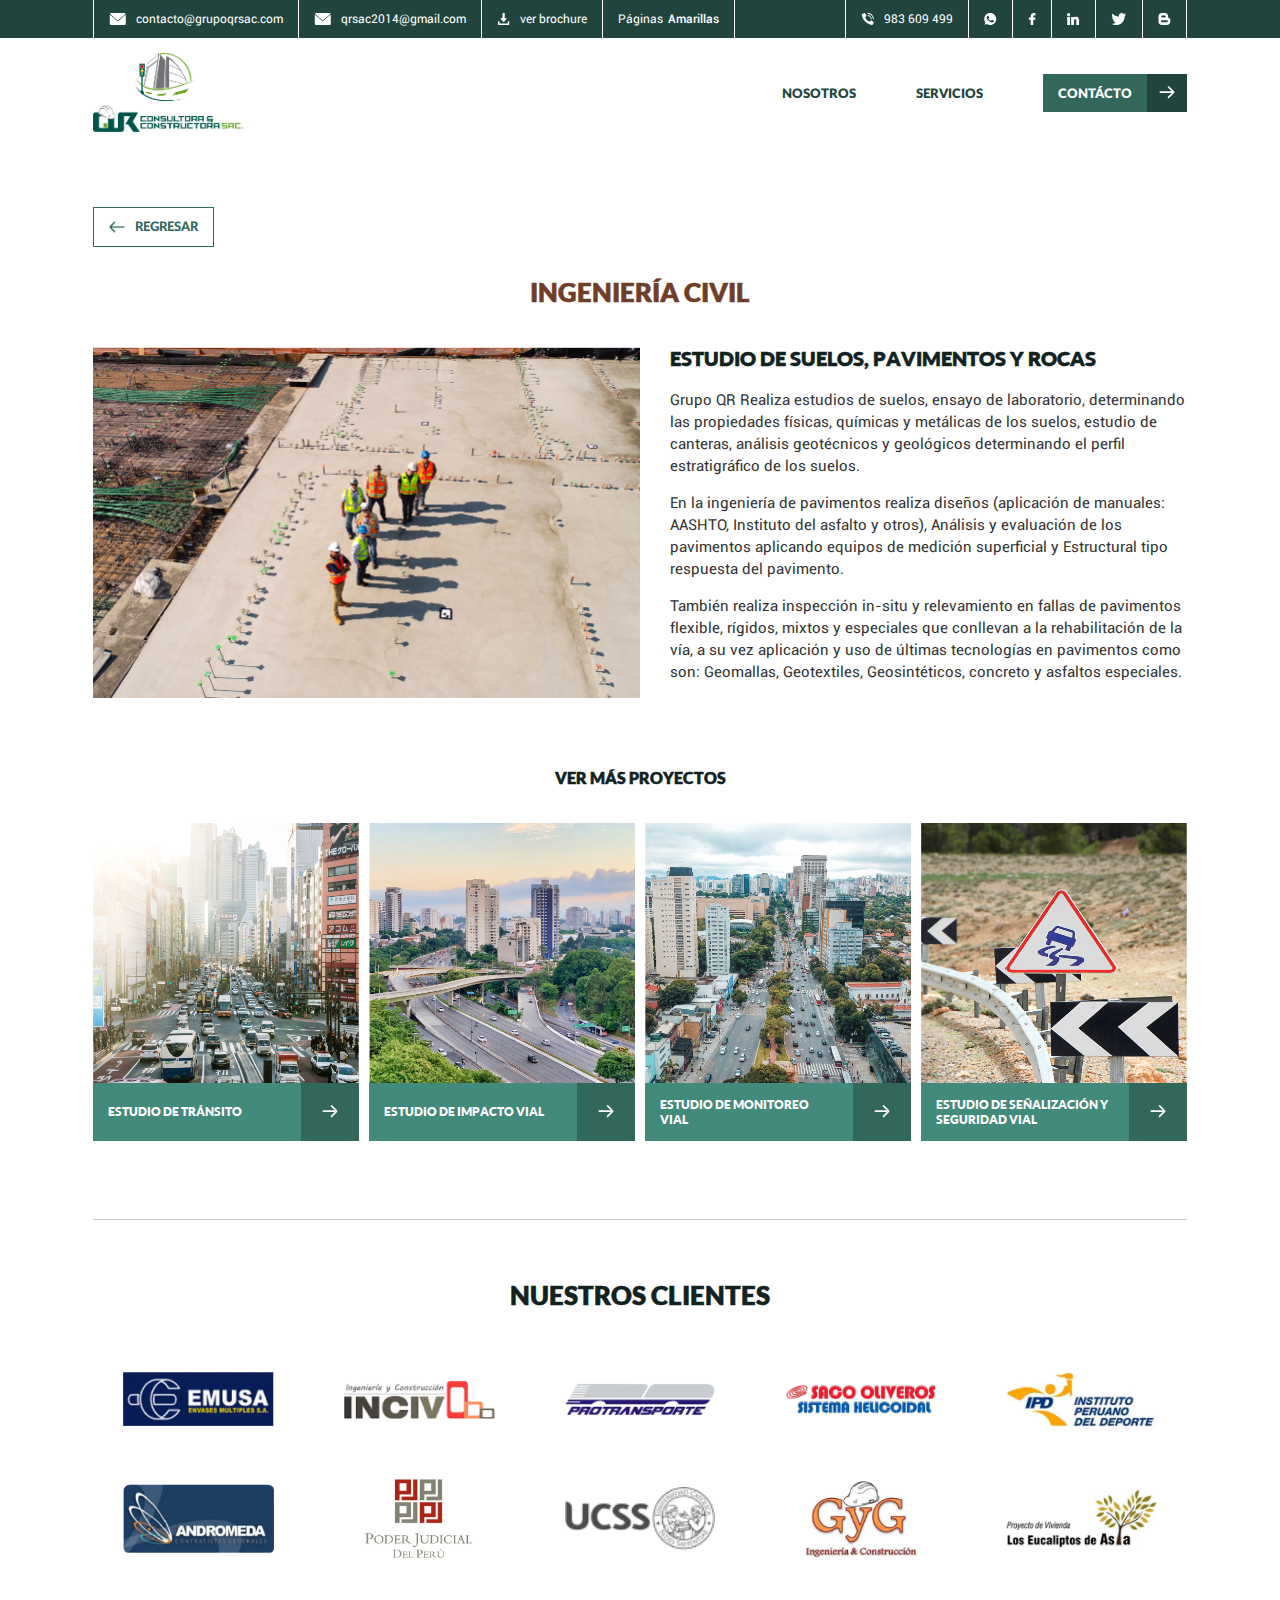
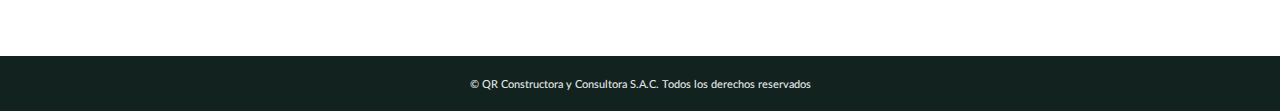
<file: estudio-de-suelos-pavimentos-y-rocas.html>
<!DOCTYPE html>
<html lang="es">
  <head>
    <!-- Global site tag (gtag.js) - Google Analytics -->
<script async src="https://www.googletagmanager.com/gtag/js?id=G-ZJ2PSQ1S6S"></script>
<script>
  window.dataLayer = window.dataLayer || [];
  function gtag(){dataLayer.push(arguments);}
  gtag('js', new Date());

  gtag('config', 'G-ZJ2PSQ1S6S');
</script>
    <meta charset="UTF-8" />
    <meta http-equiv="X-UA-Compatible" content="IE=edge" />
    <meta name="viewport" content="width=device-width, initial-scale=1.0" />
    <link rel="stylesheet" href="css/style.css" />
    <link rel="stylesheet" href="css/owl.carousel.css" />
    <link rel="stylesheet" href="css/responsive.css" />
    <title>QR Consultora y Constructora S.A.C.</title>
  </head>
  <body>
    <header>
      <div class="ui-header-top">
        <div class="ui-header-top__box ui-container">
          <ul class="ui-header-top-list">
            <li>
              <a href="mailto:contacto@grupoqrsac.com" class="ui-header-top-list-link">
                <figure
                  class="ui-header-top-list-link__figure ui-header-top-list-link__figure--margin-right"
                >
                  <img src="img/icons/icon-email.svg" alt="" />
                </figure>
                <span>
                  contacto@grupoqrsac.com
                </span>
              </a>
            </li>
            <li>
              <a href="mailto:qrsac2014@gmail.com" class="ui-header-top-list-link">
                <figure
                  class="ui-header-top-list-link__figure ui-header-top-list-link__figure--margin-right"
                >
                  <img src="img/icons/icon-email.svg" alt="" />
                </figure>
                <span>
                  qrsac2014@gmail.com
                </span>
              </a>
            </li>
            <li>
              <a href="/pdf/brochure-qr-consultora-y-constructora-sac.pdf" class="ui-header-top-list-link" target="_blank">
                <figure
                  class="ui-header-top-list-link__figure ui-header-top-list-link__figure--margin-right"
                >
                  <img src="img/icons/icon-download.svg" alt="" />
                </figure>
                <span>
                  ver brochure
                </span>
              </a>
            </li>
            <li>
              <a href="https://www.paginasamarillas.com.pe/empresas/qr-consultora-y-constructora-sac/comas-80631197" class="ui-header-top-list-link ui-header-top-list-link--page-yellow" target="_blank">
                <span>
                  Páginas
                </span>
                <span>
                  Amarillas
                </span>
              </a>
            </li>
          </ul>
          <ul class="ui-header-top-list">
            <li>
              <a href="tel:+51983609499" class="ui-header-top-list-link">
                <figure class="ui-header-top-list-link__figure ui-header-top-list-link__figure--margin-right">
                  <img src="img/icons/icon-phone.svg" alt="" />
                </figure>
                <span>
                  983 609 499
                </span>
              </a>
            </li>
            <li>
              <a href="https://wa.me/51983609499?text=Hola%20QR%20Consultora%20y%20Constructora%20SAC" class="ui-header-top-list-link" target="_blank">
                <figure class="ui-header-top-list-link__figure">
                  <img src="img/icons/icon-whatsapp.svg" alt="" />
                </figure>
              </a>
            </li>
            <li>
              <a href="https://www.facebook.com/qr.consultores" class="ui-header-top-list-link" target="_blank">
                <figure class="ui-header-top-list-link__figure">
                  <img src="img/icons/icon-facebook.svg" alt="" />
                </figure>
              </a>
            </li>
            <li>
              <a href="https://www.linkedin.com/checkpoint/challengesV2/AQFUcY1yalVhBwAAAXfaHliNc3Pa6fabhmJdK09zPeX9hMfOIUM_fYAIL2bv32jZKCMyQRujXSj3CpC52_dGCSGTTMtHnvE-BA" class="ui-header-top-list-link" target="_blank">
                <figure class="ui-header-top-list-link__figure">
                  <img src="img/icons/icon-linkedin.svg" alt="" />
                </figure>
              </a>
            </li>
            <li>
              <a href="https://twitter.com/qrsac2014" class="ui-header-top-list-link" target="_blank">
                <figure class="ui-header-top-list-link__figure">
                  <img src="img/icons/icon-twitter.svg" alt="" />
                </figure>
              </a>
            </li>
            <li>
              <a href="http://qrsac.blogspot.com/" class="ui-header-top-list-link" target="_blank">
                <figure class="ui-header-top-list-link__figure">
                  <img src="img/icons/icon-blogger.svg" alt="" />
                </figure>
              </a>
            </li>
          </ul>
        </div>
      </div>
      <div class="ui-header-navigation">
        <div class="ui-header-navigation__box ui-container">
          <a href="index.html" class="ui-brand-qr">
            <figure class="ui-brand-qr__figure">
              <img src="img/icons/brand-qr.png" alt="" />
            </figure>
          </a>
          <nav class="ui-nav">
            <ul class="ui-header-top-list ui-header-top-list--movil">
              <li>
                <a href="mailto:contacto@grupoqrsac.com" class="ui-header-top-list-link ui-header-top-list-link--movil">
                  <figure
                    class="ui-header-top-list-link__figure ui-header-top-list-link__figure--margin-right"
                  >
                    <img src="img/icons/icon-email.svg" alt="" />
                  </figure>
                  <span>
                    contacto@grupoqrsac.com
                  </span>
                </a>
              </li>
              <li>
                <a href="/pdf/brochure-qr-consultora-y-constructora-sac.pdf" class="ui-header-top-list-link ui-header-top-list-link--movil" target="_blank">
                  <figure
                    class="ui-header-top-list-link__figure ui-header-top-list-link__figure--margin-right"
                  >
                    <img src="img/icons/icon-download.svg" alt="" />
                  </figure>
                  <span>
                    ver brochure
                  </span>
                </a>
              </li>
              <li>
                <a href="https://www.paginasamarillas.com.pe/empresas/qr-consultora-y-constructora-sac/comas-80631197" class="ui-header-top-list-link ui-header-top-list-link--page-yellow" target="_blank">
                  <span>
                    Páginas
                  </span>
                  <span>
                    Amarillas
                  </span>
                </a>
              </li>
            </ul>
            <ul class="ui-nav-list">
              <li><a href="nosotros.html" class="ui-nav-link"> Nosotros </a></li>
              <li><a href="servicios.html" class="ui-nav-link">Servicios</a></li>
              <li>
                <a href="contacto.html" class="ui-nav-link ui-nav-link--button ui-nav-link--button--movil">
                  <span class="ui-nav-link__text">Contácto</span>
                  <div class="ui-nav-link-icon ui-nav-link-icon--movil">
                    <figure class="ui-nav-link-icon__figure">
                      <img src="img/icons/icon-arrow-right.svg" alt="" />
                    </figure>
                  </div>
                </a>
              </li>
            </ul>
            <ul class="ui-header-top-list ui-header-top-list--movil ui-header-top-list--movil-flex">
              <li>
                <a href="tel:+51983609499" class="ui-header-top-list-link">
                  <figure class="ui-header-top-list-link__figure">
                    <img src="img/icons/icon-phone.svg" alt="" />
                  </figure>
                </a>
              </li>
              <li>
                <a href="https://wa.me/51983609499?text=Hola%20QR%20Consultora%20y%20Constructora%20SAC" class="ui-header-top-list-link" target="_blank">
                  <figure class="ui-header-top-list-link__figure">
                    <img src="img/icons/icon-whatsapp.svg" alt="" />
                  </figure>
                </a>
              </li>
              <li>
                <a href="https://www.facebook.com/qr.consultores" class="ui-header-top-list-link" target="_blank">
                  <figure class="ui-header-top-list-link__figure">
                    <img src="img/icons/icon-facebook.svg" alt="" />
                  </figure>
                </a>
              </li>
              <li>
                <a href="https://www.linkedin.com/checkpoint/challengesV2/AQFUcY1yalVhBwAAAXfaHliNc3Pa6fabhmJdK09zPeX9hMfOIUM_fYAIL2bv32jZKCMyQRujXSj3CpC52_dGCSGTTMtHnvE-BA" class="ui-header-top-list-link" target="_blank">
                  <figure class="ui-header-top-list-link__figure">
                    <img src="img/icons/icon-linkedin.svg" alt="" />
                  </figure>
                </a>
              </li>
              <li>
                <a href="https://twitter.com/qrsac2014" class="ui-header-top-list-link" target="_blank">
                  <figure class="ui-header-top-list-link__figure">
                    <img src="img/icons/icon-twitter.svg" alt="" />
                  </figure>
                </a>
              </li>
              <li>
                <a href="http://qrsac.blogspot.com/" class="ui-header-top-list-link" target="_blank">
                  <figure class="ui-header-top-list-link__figure">
                    <img src="img/icons/icon-blogger.svg" alt="" />
                  </figure>
                </a>
              </li>
            </ul>

            <figure class="ui-close">
              <img src="img/icons/icon-close.svg" alt="">
            </figure>
          </nav>
          <div class="ui-button-movil">
            <span></span>
            <span></span>
            <span></span>
          </div>
        </div>
      </div>
    </header>

    <section class="ui-section">
      <div class="ui-section__box ui-container">
        <div class="ui-back ui-margin-bottom-30">
          <a
            href="servicios.html#ingenieria-de-transito-y-transportes"
            class="ui-back-link"
          >
            <figure class="ui-back-link__figure">
              <img src="img/icons/icon-arrow-left-32675C.png" alt="" />
            </figure>
            <span class="ui-back-link__text">Regresar</span>
          </a>
        </div>
        <div class="ui-header-section ui-margin-bottom-40">
          <div class="ui-title ui-title--6F3D2A">
            ingeniería civil
          </div>
        </div>
        <div
          class="ui-section__box ui-section__box--we ui-section__box--we--service ui-margin-bottom-60"
        >
          <div
            class="ui-we-bg"
            style="background-image: url(img/home/bg-we.jpg)"
          ></div>
          <div class="ui-we-content ui-padding-left-30">
            <div
              class="ui-header-section ui-header-section--we ui-margin-bottom-20"
            >
              <h2 class="ui-title ui-title--11221F ui-title--subtitle">
                Estudio de Suelos, Pavimentos y Rocas
              </h2>
            </div>
            <div class="ui-paragraph ui-margin-bottom-20">
              <p>
                Grupo QR Realiza estudios de suelos, ensayo de laboratorio, determinando las propiedades físicas, químicas y metálicas de los suelos, estudio de canteras, análisis geotécnicos y geológicos determinando el perfil estratigráfico de los suelos.
              </p>

              <p>
                En la ingeniería de pavimentos realiza diseños (aplicación de manuales: AASHTO, Instituto del asfalto y otros), Análisis y evaluación de los pavimentos aplicando equipos de medición superficial y Estructural tipo respuesta del pavimento.
              </p>

              <p>
                También realiza inspección in-situ y relevamiento en fallas de pavimentos flexible, rígidos, mixtos y especiales que conllevan a la rehabilitación de la vía, a su vez aplicación y uso de últimas tecnologías en pavimentos como son: Geomallas, Geotextiles, Geosintéticos, concreto y asfaltos especiales.
              </p>
            </div>
          </div>
        </div>
        <div>
          <div class="ui-header-section ui-margin-bottom-30">
            <h3 class="ui-title ui-title--11221F ui-title--see-projects">
              Ver más proyectos
            </h3>
          </div>
          <div class="ui-carousel">
            <div class="owl-carousel ui-carousel-see-projects">
              <div class="item">
                <a href="estudio-de-transito.html" class="ui-service-item">
                  <div
                    class="ui-service-item__bg"
                    style="
                      background-image: url(img/services/ingenieria-de-transito-y-transporte/servicio-estudio-de-transito.jpg);
                    "
                  ></div>
                  <button
                    class="tablinks tablinks--service tablinks--service-link tablinks--service-428A7B"
                  >
                    <span class="ui-nav-link__text ui-nav-link__text--service"
                      >Estudio de tránsito</span
                    >
                    <div
                      class="ui-nav-link-icon ui-nav-link-icon--service ui-nav-link-icon--service-32675C"
                    >
                      <figure class="ui-nav-link-icon__figure">
                        <img src="img/icons/icon-arrow-right.svg" alt="" />
                      </figure>
                    </div>
                  </button>
                </a>
              </div>

              <div class="item">
                <a href="estudio-de-impacto-vial.html" class="ui-service-item">
                  <div
                    class="ui-service-item__bg"
                    style="
                      background-image: url(img/services/ingenieria-de-transito-y-transporte/servicio-estudio-de-impacto-vial.jpg);
                    "
                  ></div>
                  <button
                    class="tablinks tablinks--service tablinks--service-link tablinks--service-428A7B"
                  >
                    <span class="ui-nav-link__text ui-nav-link__text--service"
                      >Estudio de impacto vial</span
                    >
                    <div
                      class="ui-nav-link-icon ui-nav-link-icon--service ui-nav-link-icon--service-32675C"
                    >
                      <figure class="ui-nav-link-icon__figure">
                        <img src="img/icons/icon-arrow-right.svg" alt="" />
                      </figure>
                    </div>
                  </button>
                </a>
              </div>

              <div class="item">
                <a
                  href="estudio-de-monitoreo-vial.html"
                  class="ui-service-item"
                >
                  <div
                    class="ui-service-item__bg"
                    style="
                      background-image: url(img/services/ingenieria-de-transito-y-transporte/servicio-estudio-de-monitoreo-vial.jpg);
                    "
                  ></div>
                  <button
                    class="tablinks tablinks--service tablinks--service-link tablinks--service-428A7B"
                  >
                    <span class="ui-nav-link__text ui-nav-link__text--service"
                      >Estudio de monitoreo vial</span
                    >
                    <div
                      class="ui-nav-link-icon ui-nav-link-icon--service ui-nav-link-icon--service-32675C"
                    >
                      <figure class="ui-nav-link-icon__figure">
                        <img src="img/icons/icon-arrow-right.svg" alt="" />
                      </figure>
                    </div>
                  </button>
                </a>
              </div>

              <div class="item">
                <a
                  href="estudio-de-senalizacion-y-seguridad-vial.html"
                  class="ui-service-item"
                >
                  <div
                    class="ui-service-item__bg"
                    style="
                      background-image: url(img/services/ingenieria-de-transito-y-transporte/servicio-estudio-de-senalizacion-y-seguridad-vial.jpg);
                    "
                  ></div>
                  <button
                    class="tablinks tablinks--service tablinks--service-link tablinks--service-428A7B"
                  >
                    <span class="ui-nav-link__text ui-nav-link__text--service"
                      >Estudio de Señalización y Seguridad Vial</span
                    >
                    <div
                      class="ui-nav-link-icon ui-nav-link-icon--service ui-nav-link-icon--service-32675C"
                    >
                      <figure class="ui-nav-link-icon__figure">
                        <img src="img/icons/icon-arrow-right.svg" alt="" />
                      </figure>
                    </div>
                  </button>
                </a>
              </div>

              <div class="item">
                <a
                  href="estudio-de-semaforizacion.html"
                  class="ui-service-item"
                >
                  <div
                    class="ui-service-item__bg"
                    style="
                      background-image: url(img/services/ingenieria-de-transito-y-transporte/servicio-estudio-de-semaforizacion.jpg);
                    "
                  ></div>
                  <button
                    class="tablinks tablinks--service tablinks--service-link tablinks--service-428A7B"
                  >
                    <span class="ui-nav-link__text ui-nav-link__text--service"
                      >Estudio de Semaforización</span
                    >
                    <div
                      class="ui-nav-link-icon ui-nav-link-icon--service ui-nav-link-icon--service-32675C"
                    >
                      <figure class="ui-nav-link-icon__figure">
                        <img src="img/icons/icon-arrow-right.svg" alt="" />
                      </figure>
                    </div>
                  </button>
                </a>
              </div>

              <div class="item">
                <a
                  href="estudio-tecnico-de-cambio-de-sentido-de-circulacion.html"
                  class="ui-service-item"
                >
                  <div
                    class="ui-service-item__bg"
                    style="
                      background-image: url(img/services/ingenieria-de-transito-y-transporte/servicio-estudio-tecnico-de-cambio-de-sentido-de-circulacion.jpg);
                    "
                  ></div>
                  <button
                    class="tablinks tablinks--service tablinks--service-link tablinks--service-428A7B"
                  >
                    <span class="ui-nav-link__text ui-nav-link__text--service"
                      >Estudio Técnico de Cambio de Sentido de Circulación</span
                    >
                    <div
                      class="ui-nav-link-icon ui-nav-link-icon--service ui-nav-link-icon--service-32675C"
                    >
                      <figure class="ui-nav-link-icon__figure">
                        <img src="img/icons/icon-arrow-right.svg" alt="" />
                      </figure>
                    </div>
                  </button>
                </a>
              </div>

              <div class="item">
                <a
                  href="estudio-tecnico-para-la-implementacion-de-elementos-reductores-de-velocidad.html"
                  class="ui-service-item"
                >
                  <div
                    class="ui-service-item__bg"
                    style="
                      background-image: url(img/services/ingenieria-de-transito-y-transporte/servicio-estudio-tecnico-para-la-implementacion-de-elementos-reductores-de-velocidad.jpg);
                    "
                  ></div>
                  <button
                    class="tablinks tablinks--service tablinks--service-link tablinks--service-428A7B"
                  >
                    <span class="ui-nav-link__text ui-nav-link__text--service"
                      >Estudio Técnico para la Implementación de elementos
                      reductores de velocidad</span
                    >
                    <div
                      class="ui-nav-link-icon ui-nav-link-icon--service ui-nav-link-icon--service-32675C"
                    >
                      <figure class="ui-nav-link-icon__figure">
                        <img src="img/icons/icon-arrow-right.svg" alt="" />
                      </figure>
                    </div>
                  </button>
                </a>
              </div>

              <div class="item">
                <a
                  href="estudio-de-planes-de-desvios-de-transito.html"
                  class="ui-service-item"
                >
                  <div
                    class="ui-service-item__bg"
                    style="
                      background-image: url(img/services/ingenieria-de-transito-y-transporte/servicio-estudio-de-planes-de-desvios-de-transito.jpg);
                    "
                  ></div>
                  <button
                    class="tablinks tablinks--service tablinks--service-link tablinks--service-428A7B"
                  >
                    <span class="ui-nav-link__text ui-nav-link__text--service"
                      >Estudio de Planes de Desvíos de Tránsito</span
                    >
                    <div
                      class="ui-nav-link-icon ui-nav-link-icon--service ui-nav-link-icon--service-32675C"
                    >
                      <figure class="ui-nav-link-icon__figure">
                        <img src="img/icons/icon-arrow-right.svg" alt="" />
                      </figure>
                    </div>
                  </button>
                </a>
              </div>

              <div class="item">
                <a href="estudio-de-trafico.html" class="ui-service-item">
                  <div
                    class="ui-service-item__bg"
                    style="
                      background-image: url(img/services/ingenieria-de-transito-y-transporte/servicio-estudio-de-trafico.jpg);
                    "
                  ></div>
                  <button
                    class="tablinks tablinks--service tablinks--service-link tablinks--service-428A7B"
                  >
                    <span class="ui-nav-link__text ui-nav-link__text--service"
                      >Estudio de Tráfico</span
                    >
                    <div
                      class="ui-nav-link-icon ui-nav-link-icon--service ui-nav-link-icon--service-32675C"
                    >
                      <figure class="ui-nav-link-icon__figure">
                        <img src="img/icons/icon-arrow-right.svg" alt="" />
                      </figure>
                    </div>
                  </button>
                </a>
              </div>
            </div>
          </div>
        </div>
      </div>
    </section>

    <div class="ui-line">
      <div class="ui-line__box ui-container"></div>
    </div>

    <section class="ui-section">
      <div class="ui-section__box ui-container">
        <div class="ui-header-section ui-margin-bottom-30">
          <h2 class="ui-title ui-title--11221F">Nuestros clientes</h2>
        </div>
        <div class="ui-brand">
          <div class="owl-carousel ui-carousel-brand">
            <div class="item">
              <div class="ui-brand-items">
                <div class="ui-brand-item">
                  <div
                    class="ui-brand-item__figure"
                    style="background-image: url(img/brands/brand-emusa.png)"
                  ></div>
                </div>
                <div class="ui-brand-item">
                  <div
                    class="ui-brand-item__figure"
                    style="
                      background-image: url(img/brands/brand-andromeda.png);
                    "
                  ></div>
                </div>
              </div>
            </div>

            <div class="item">
              <div class="ui-brand-items">
                <div class="ui-brand-item">
                  <div
                    class="ui-brand-item__figure"
                    style="background-image: url(img/brands/brand-incivo.png)"
                  ></div>
                </div>
                <div class="ui-brand-item">
                  <div
                    class="ui-brand-item__figure"
                    style="
                      background-image: url(img/brands/brand-poder-judicial.png);
                    "
                  ></div>
                </div>
              </div>
            </div>

            <div class="item">
              <div class="ui-brand-items">
                <div class="ui-brand-item">
                  <div
                    class="ui-brand-item__figure"
                    style="
                      background-image: url(img/brands/brand-protransporte.png);
                    "
                  ></div>
                </div>
                <div class="ui-brand-item">
                  <div
                    class="ui-brand-item__figure"
                    style="background-image: url(img/brands/brand-ucss.png)"
                  ></div>
                </div>
              </div>
            </div>

            <div class="item">
              <div class="ui-brand-items">
                <div class="ui-brand-item">
                  <div
                    class="ui-brand-item__figure"
                    style="
                      background-image: url(img/brands/brand-saco-oliveros.png);
                    "
                  ></div>
                </div>
                <div class="ui-brand-item">
                  <div
                    class="ui-brand-item__figure"
                    style="
                      background-image: url(img/brands/brand-ingenieria-y-construccion.png);
                    "
                  ></div>
                </div>
              </div>
            </div>

            <div class="item">
              <div class="ui-brand-items">
                <div class="ui-brand-item">
                  <div
                    class="ui-brand-item__figure"
                    style="background-image: url(img/brands/brand-ipd.png)"
                  ></div>
                </div>
                <div class="ui-brand-item">
                  <div
                    class="ui-brand-item__figure"
                    style="
                      background-image: url(img/brands/brand-los-eucaliptos-de-asia.png);
                    "
                  ></div>
                </div>
              </div>
            </div>

            <div class="item">
              <div class="ui-brand-items">
                <div class="ui-brand-item">
                  <div
                    class="ui-brand-item__figure"
                    style="background-image: url(img/brands/brand-isabella.png)"
                  ></div>
                </div>
                <div class="ui-brand-item">
                  <div
                    class="ui-brand-item__figure"
                    style="background-image: url(img/brands/brand-cimac.png)"
                  ></div>
                </div>
              </div>
            </div>

            <div class="item">
              <div class="ui-brand-items">
                <div class="ui-brand-item">
                  <div
                    class="ui-brand-item__figure"
                    style="
                      background-image: url(img/brands/brand-luz-del-sur.png);
                    "
                  ></div>
                </div>
                <div class="ui-brand-item">
                  <div
                    class="ui-brand-item__figure"
                    style="
                      background-image: url(img/brands/brand-zegel-ipae.png);
                    "
                  ></div>
                </div>
              </div>
            </div>

            <div class="item">
              <div class="ui-brand-items">
                <div class="ui-brand-item">
                  <div
                    class="ui-brand-item__figure"
                    style="background-image: url(img/brands/brand-tower.png)"
                  ></div>
                </div>
                <div class="ui-brand-item">
                  <div
                    class="ui-brand-item__figure"
                    style="background-image: url(img/brands/brand-minsur.png)"
                  ></div>
                </div>
              </div>
            </div>

            <div class="item">
              <div class="ui-brand-items">
                <div class="ui-brand-item">
                  <div
                    class="ui-brand-item__figure"
                    style="background-image: url(img/brands/brand-unife.png)"
                  ></div>
                </div>
                <div class="ui-brand-item">
                  <div
                    class="ui-brand-item__figure"
                    style="
                      background-image: url(img/brands/brand-plan-copesco.png);
                    "
                  ></div>
                </div>
              </div>
            </div>

            <div class="item">
              <div class="ui-brand-items">
                <div class="ui-brand-item">
                  <div
                    class="ui-brand-item__figure"
                    style="background-image: url(img/brands/brand-bisa.png)"
                  ></div>
                </div>
                <div class="ui-brand-item">
                  <div
                    class="ui-brand-item__figure"
                    style="
                      background-image: url(img/brands/brand-g-n-rojas.png);
                    "
                  ></div>
                </div>
              </div>
            </div>

            <div class="item">
              <div class="ui-brand-items">
                <div class="ui-brand-item">
                  <div
                    class="ui-brand-item__figure"
                    style="
                      background-image: url(img/brands/brand-grupo-proyfe.png);
                    "
                  ></div>
                </div>
                <div class="ui-brand-item">
                  <div
                    class="ui-brand-item__figure"
                    style="background-image: url(img/brands/brand-cesel.png)"
                  ></div>
                </div>
              </div>
            </div>

            <div class="item">
              <div class="ui-brand-items">
                <div class="ui-brand-item">
                  <div
                    class="ui-brand-item__figure"
                    style="background-image: url(img/brands/brand-conhydra.png)"
                  ></div>
                </div>
                <div class="ui-brand-item">
                  <div
                    class="ui-brand-item__figure"
                    style="background-image: url(img/brands/brand-adc.png)"
                  ></div>
                </div>
              </div>
            </div>
          </div>
        </div>
      </div>
    </section>

    <footer class="ui-footer">
      <div class="ui-footer__box ui-container">
        <span
          class="ui-footer-link"
        >
          © QR Constructora y Consultora S.A.C. Todos los derechos reservados
        </span>
      </div>
    </footer>

    <script src="js/jquery-2.2.4.min.js"></script>
    <script src="js/owl.carousel.js"></script>
    <script src="js/services-internal.js"></script>
    <script src="js/brand.js"></script>
    <script src="js/general.js"></script>
  </body>
</html>
</file>
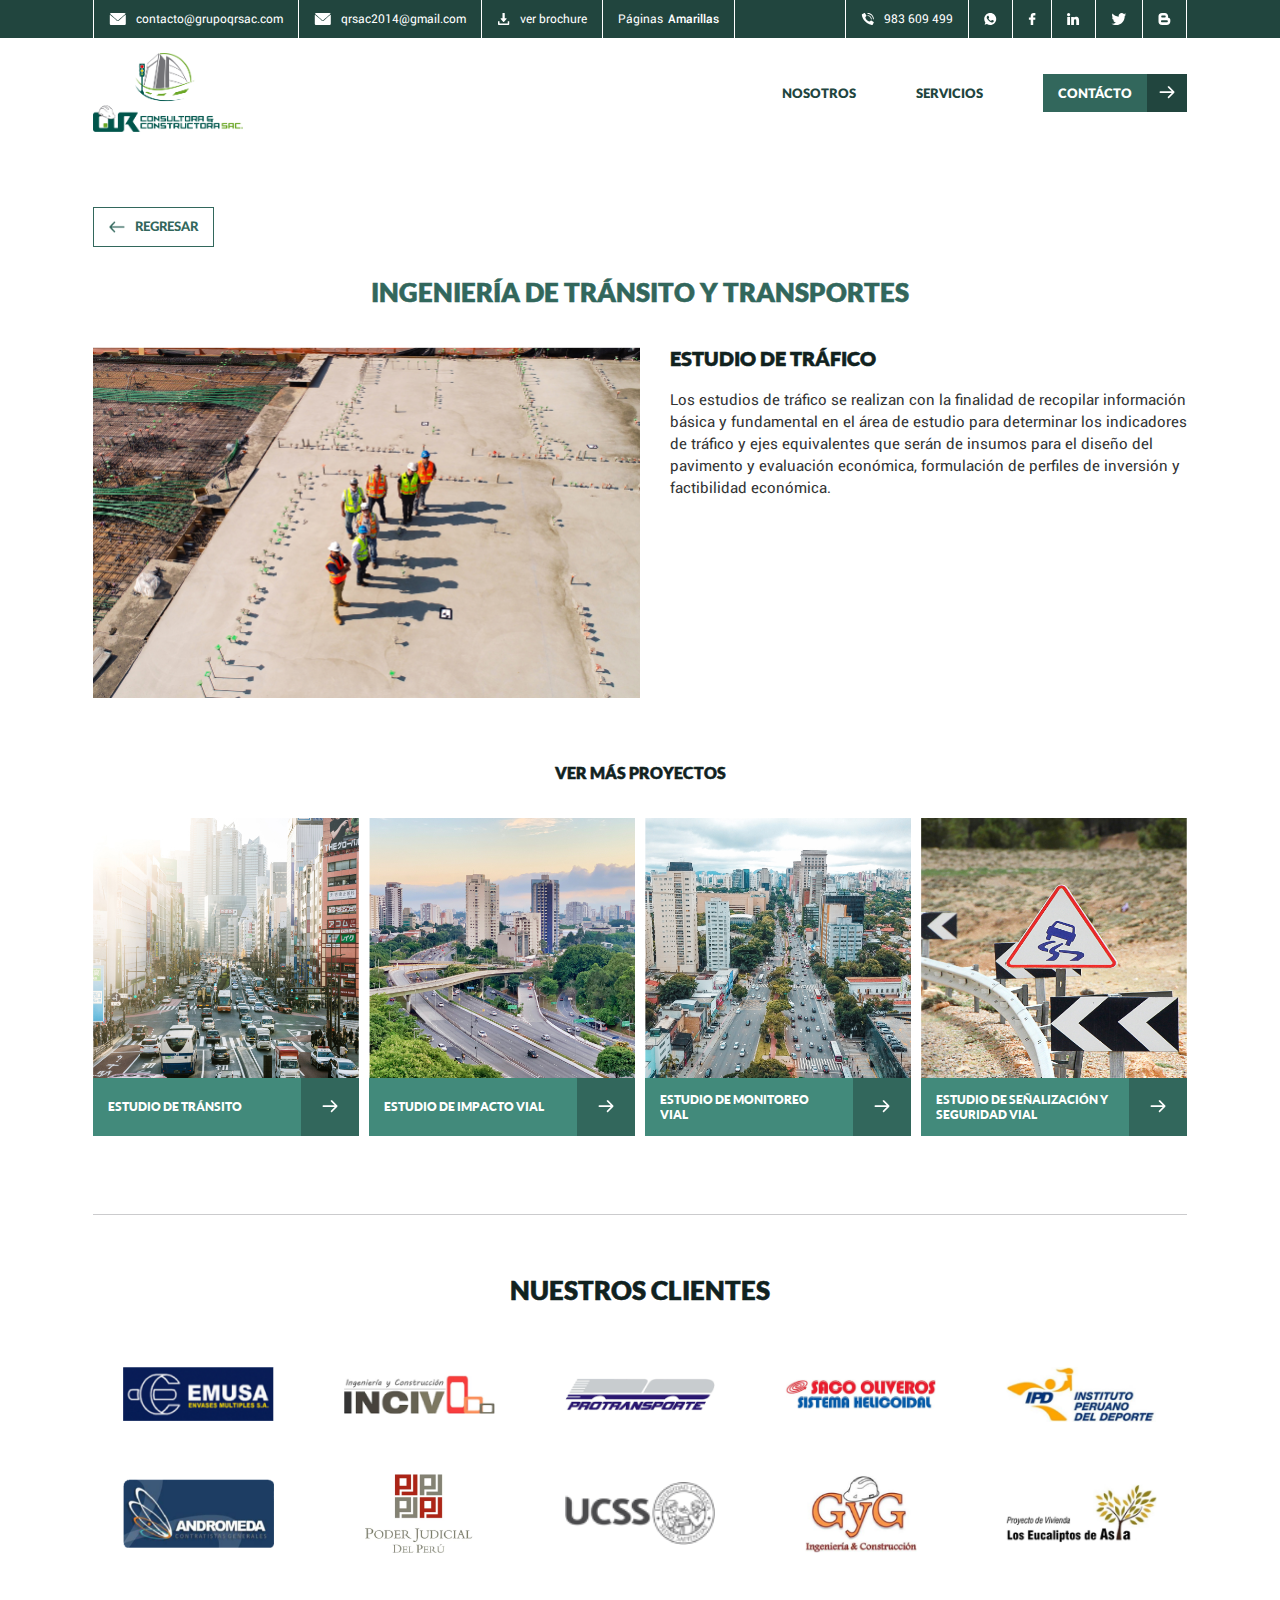
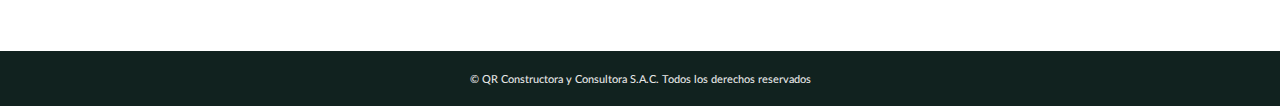
<file: estudio-de-trafico.html>
<!DOCTYPE html>
<html lang="es">
  <head>
    <!-- Global site tag (gtag.js) - Google Analytics -->
<script async src="https://www.googletagmanager.com/gtag/js?id=G-ZJ2PSQ1S6S"></script>
<script>
  window.dataLayer = window.dataLayer || [];
  function gtag(){dataLayer.push(arguments);}
  gtag('js', new Date());

  gtag('config', 'G-ZJ2PSQ1S6S');
</script>
    <meta charset="UTF-8" />
    <meta http-equiv="X-UA-Compatible" content="IE=edge" />
    <meta name="viewport" content="width=device-width, initial-scale=1.0" />
    <link rel="stylesheet" href="css/style.css" />
    <link rel="stylesheet" href="css/owl.carousel.css" />
    <link rel="stylesheet" href="css/responsive.css" />
    <title>QR Consultora y Constructora S.A.C.</title>
  </head>
  <body>
    <header>
      <div class="ui-header-top">
        <div class="ui-header-top__box ui-container">
          <ul class="ui-header-top-list">
            <li>
              <a href="mailto:contacto@grupoqrsac.com" class="ui-header-top-list-link">
                <figure
                  class="ui-header-top-list-link__figure ui-header-top-list-link__figure--margin-right"
                >
                  <img src="img/icons/icon-email.svg" alt="" />
                </figure>
                <span>
                  contacto@grupoqrsac.com
                </span>
              </a>
            </li>
            <li>
              <a href="mailto:qrsac2014@gmail.com" class="ui-header-top-list-link">
                <figure
                  class="ui-header-top-list-link__figure ui-header-top-list-link__figure--margin-right"
                >
                  <img src="img/icons/icon-email.svg" alt="" />
                </figure>
                <span>
                  qrsac2014@gmail.com
                </span>
              </a>
            </li>
            <li>
              <a href="/pdf/brochure-qr-consultora-y-constructora-sac.pdf" class="ui-header-top-list-link" target="_blank">
                <figure
                  class="ui-header-top-list-link__figure ui-header-top-list-link__figure--margin-right"
                >
                  <img src="img/icons/icon-download.svg" alt="" />
                </figure>
                <span>
                  ver brochure
                </span>
              </a>
            </li>
            <li>
              <a href="https://www.paginasamarillas.com.pe/empresas/qr-consultora-y-constructora-sac/comas-80631197" class="ui-header-top-list-link ui-header-top-list-link--page-yellow" target="_blank">
                <span>
                  Páginas
                </span>
                <span>
                  Amarillas
                </span>
              </a>
            </li>
          </ul>
          <ul class="ui-header-top-list">
            <li>
              <a href="tel:+51983609499" class="ui-header-top-list-link">
                <figure class="ui-header-top-list-link__figure ui-header-top-list-link__figure--margin-right">
                  <img src="img/icons/icon-phone.svg" alt="" />
                </figure>
                <span>
                  983 609 499
                </span>
              </a>
            </li>
            <li>
              <a href="https://wa.me/51983609499?text=Hola%20QR%20Consultora%20y%20Constructora%20SAC" class="ui-header-top-list-link" target="_blank">
                <figure class="ui-header-top-list-link__figure">
                  <img src="img/icons/icon-whatsapp.svg" alt="" />
                </figure>
              </a>
            </li>
            <li>
              <a href="https://www.facebook.com/qr.consultores" class="ui-header-top-list-link" target="_blank">
                <figure class="ui-header-top-list-link__figure">
                  <img src="img/icons/icon-facebook.svg" alt="" />
                </figure>
              </a>
            </li>
            <li>
              <a href="https://www.linkedin.com/checkpoint/challengesV2/AQFUcY1yalVhBwAAAXfaHliNc3Pa6fabhmJdK09zPeX9hMfOIUM_fYAIL2bv32jZKCMyQRujXSj3CpC52_dGCSGTTMtHnvE-BA" class="ui-header-top-list-link" target="_blank">
                <figure class="ui-header-top-list-link__figure">
                  <img src="img/icons/icon-linkedin.svg" alt="" />
                </figure>
              </a>
            </li>
            <li>
              <a href="https://twitter.com/qrsac2014" class="ui-header-top-list-link" target="_blank">
                <figure class="ui-header-top-list-link__figure">
                  <img src="img/icons/icon-twitter.svg" alt="" />
                </figure>
              </a>
            </li>
            <li>
              <a href="http://qrsac.blogspot.com/" class="ui-header-top-list-link" target="_blank">
                <figure class="ui-header-top-list-link__figure">
                  <img src="img/icons/icon-blogger.svg" alt="" />
                </figure>
              </a>
            </li>
          </ul>
        </div>
      </div>
      <div class="ui-header-navigation">
        <div class="ui-header-navigation__box ui-container">
          <a href="index.html" class="ui-brand-qr">
            <figure class="ui-brand-qr__figure">
              <img src="img/icons/brand-qr.png" alt="" />
            </figure>
          </a>
          <nav class="ui-nav">
            <ul class="ui-header-top-list ui-header-top-list--movil">
              <li>
                <a href="mailto:contacto@grupoqrsac.com" class="ui-header-top-list-link ui-header-top-list-link--movil">
                  <figure
                    class="ui-header-top-list-link__figure ui-header-top-list-link__figure--margin-right"
                  >
                    <img src="img/icons/icon-email.svg" alt="" />
                  </figure>
                  <span>
                    contacto@grupoqrsac.com
                  </span>
                </a>
              </li>
              <li>
                <a href="/pdf/brochure-qr-consultora-y-constructora-sac.pdf" class="ui-header-top-list-link ui-header-top-list-link--movil" target="_blank">
                  <figure
                    class="ui-header-top-list-link__figure ui-header-top-list-link__figure--margin-right"
                  >
                    <img src="img/icons/icon-download.svg" alt="" />
                  </figure>
                  <span>
                    ver brochure
                  </span>
                </a>
              </li>
              <li>
                <a href="https://www.paginasamarillas.com.pe/empresas/qr-consultora-y-constructora-sac/comas-80631197" class="ui-header-top-list-link ui-header-top-list-link--page-yellow" target="_blank">
                  <span>
                    Páginas
                  </span>
                  <span>
                    Amarillas
                  </span>
                </a>
              </li>
            </ul>
            <ul class="ui-nav-list">
              <li><a href="nosotros.html" class="ui-nav-link"> Nosotros </a></li>
              <li><a href="servicios.html" class="ui-nav-link">Servicios</a></li>
              <li>
                <a href="contacto.html" class="ui-nav-link ui-nav-link--button ui-nav-link--button--movil">
                  <span class="ui-nav-link__text">Contácto</span>
                  <div class="ui-nav-link-icon ui-nav-link-icon--movil">
                    <figure class="ui-nav-link-icon__figure">
                      <img src="img/icons/icon-arrow-right.svg" alt="" />
                    </figure>
                  </div>
                </a>
              </li>
            </ul>
            <ul class="ui-header-top-list ui-header-top-list--movil ui-header-top-list--movil-flex">
              <li>
                <a href="tel:+51983609499" class="ui-header-top-list-link">
                  <figure class="ui-header-top-list-link__figure">
                    <img src="img/icons/icon-phone.svg" alt="" />
                  </figure>
                </a>
              </li>
              <li>
                <a href="https://wa.me/51983609499?text=Hola%20QR%20Consultora%20y%20Constructora%20SAC" class="ui-header-top-list-link" target="_blank">
                  <figure class="ui-header-top-list-link__figure">
                    <img src="img/icons/icon-whatsapp.svg" alt="" />
                  </figure>
                </a>
              </li>
              <li>
                <a href="https://www.facebook.com/qr.consultores" class="ui-header-top-list-link" target="_blank">
                  <figure class="ui-header-top-list-link__figure">
                    <img src="img/icons/icon-facebook.svg" alt="" />
                  </figure>
                </a>
              </li>
              <li>
                <a href="https://www.linkedin.com/checkpoint/challengesV2/AQFUcY1yalVhBwAAAXfaHliNc3Pa6fabhmJdK09zPeX9hMfOIUM_fYAIL2bv32jZKCMyQRujXSj3CpC52_dGCSGTTMtHnvE-BA" class="ui-header-top-list-link" target="_blank">
                  <figure class="ui-header-top-list-link__figure">
                    <img src="img/icons/icon-linkedin.svg" alt="" />
                  </figure>
                </a>
              </li>
              <li>
                <a href="https://twitter.com/qrsac2014" class="ui-header-top-list-link" target="_blank">
                  <figure class="ui-header-top-list-link__figure">
                    <img src="img/icons/icon-twitter.svg" alt="" />
                  </figure>
                </a>
              </li>
              <li>
                <a href="http://qrsac.blogspot.com/" class="ui-header-top-list-link" target="_blank">
                  <figure class="ui-header-top-list-link__figure">
                    <img src="img/icons/icon-blogger.svg" alt="" />
                  </figure>
                </a>
              </li>
            </ul>

            <figure class="ui-close">
              <img src="img/icons/icon-close.svg" alt="">
            </figure>
          </nav>
          <div class="ui-button-movil">
            <span></span>
            <span></span>
            <span></span>
          </div>
        </div>
      </div>
    </header>

    <section class="ui-section">
      <div class="ui-section__box ui-container">
        <div class="ui-back ui-margin-bottom-30">
          <a
            href="servicios.html#ingenieria-de-transito-y-transportes"
            class="ui-back-link"
          >
            <figure class="ui-back-link__figure">
              <img src="img/icons/icon-arrow-left-32675C.png" alt="" />
            </figure>
            <span class="ui-back-link__text">Regresar</span>
          </a>
        </div>
        <div class="ui-header-section ui-margin-bottom-40">
          <div class="ui-title ui-title--32675C">
            ingeniería de tránsito y transportes
          </div>
        </div>
        <div
          class="ui-section__box ui-section__box--we ui-section__box--we--service ui-margin-bottom-60"
        >
          <div
            class="ui-we-bg"
            style="background-image: url(img/home/bg-we.jpg)"
          ></div>
          <div class="ui-we-content ui-padding-left-30">
            <div
              class="ui-header-section ui-header-section--we ui-margin-bottom-20"
            >
              <h2 class="ui-title ui-title--11221F ui-title--subtitle">
                Estudio de Tráfico
              </h2>
            </div>
            <div class="ui-paragraph ui-margin-bottom-20">
              <p>
                Los estudios de tráfico se realizan con la finalidad de recopilar información básica y fundamental en el área de estudio para determinar los indicadores de tráfico y ejes equivalentes que serán de insumos para el diseño del pavimento y evaluación económica, formulación de perfiles de inversión y factibilidad económica.
              </p>
            </div>
          </div>
        </div>
        <div>
          <div class="ui-header-section ui-margin-bottom-30">
            <h3 class="ui-title ui-title--11221F ui-title--see-projects">
              Ver más proyectos
            </h3>
          </div>
          <div class="ui-carousel">
            <div class="owl-carousel ui-carousel-see-projects">
              <div class="item">
                <a href="estudio-de-transito.html" class="ui-service-item">
                  <div
                    class="ui-service-item__bg"
                    style="
                      background-image: url(img/services/ingenieria-de-transito-y-transporte/servicio-estudio-de-transito.jpg);
                    "
                  ></div>
                  <button
                    class="tablinks tablinks--service tablinks--service-link tablinks--service-428A7B"
                  >
                    <span class="ui-nav-link__text ui-nav-link__text--service"
                      >Estudio de tránsito</span
                    >
                    <div
                      class="ui-nav-link-icon ui-nav-link-icon--service ui-nav-link-icon--service-32675C"
                    >
                      <figure class="ui-nav-link-icon__figure">
                        <img src="img/icons/icon-arrow-right.svg" alt="" />
                      </figure>
                    </div>
                  </button>
                </a>
              </div>

              <div class="item">
                <a href="estudio-de-impacto-vial.html" class="ui-service-item">
                  <div
                    class="ui-service-item__bg"
                    style="
                      background-image: url(img/services/ingenieria-de-transito-y-transporte/servicio-estudio-de-impacto-vial.jpg);
                    "
                  ></div>
                  <button
                    class="tablinks tablinks--service tablinks--service-link tablinks--service-428A7B"
                  >
                    <span class="ui-nav-link__text ui-nav-link__text--service"
                      >Estudio de impacto vial</span
                    >
                    <div
                      class="ui-nav-link-icon ui-nav-link-icon--service ui-nav-link-icon--service-32675C"
                    >
                      <figure class="ui-nav-link-icon__figure">
                        <img src="img/icons/icon-arrow-right.svg" alt="" />
                      </figure>
                    </div>
                  </button>
                </a>
              </div>

              <div class="item">
                <a
                  href="estudio-de-monitoreo-vial.html"
                  class="ui-service-item"
                >
                  <div
                    class="ui-service-item__bg"
                    style="
                      background-image: url(img/services/ingenieria-de-transito-y-transporte/servicio-estudio-de-monitoreo-vial.jpg);
                    "
                  ></div>
                  <button
                    class="tablinks tablinks--service tablinks--service-link tablinks--service-428A7B"
                  >
                    <span class="ui-nav-link__text ui-nav-link__text--service"
                      >Estudio de monitoreo vial</span
                    >
                    <div
                      class="ui-nav-link-icon ui-nav-link-icon--service ui-nav-link-icon--service-32675C"
                    >
                      <figure class="ui-nav-link-icon__figure">
                        <img src="img/icons/icon-arrow-right.svg" alt="" />
                      </figure>
                    </div>
                  </button>
                </a>
              </div>

              <div class="item">
                <a
                  href="estudio-de-senalizacion-y-seguridad-vial.html"
                  class="ui-service-item"
                >
                  <div
                    class="ui-service-item__bg"
                    style="
                      background-image: url(img/services/ingenieria-de-transito-y-transporte/servicio-estudio-de-senalizacion-y-seguridad-vial.jpg);
                    "
                  ></div>
                  <button
                    class="tablinks tablinks--service tablinks--service-link tablinks--service-428A7B"
                  >
                    <span class="ui-nav-link__text ui-nav-link__text--service"
                      >Estudio de Señalización y Seguridad Vial</span
                    >
                    <div
                      class="ui-nav-link-icon ui-nav-link-icon--service ui-nav-link-icon--service-32675C"
                    >
                      <figure class="ui-nav-link-icon__figure">
                        <img src="img/icons/icon-arrow-right.svg" alt="" />
                      </figure>
                    </div>
                  </button>
                </a>
              </div>

              <div class="item">
                <a
                  href="estudio-de-semaforizacion.html"
                  class="ui-service-item"
                >
                  <div
                    class="ui-service-item__bg"
                    style="
                      background-image: url(img/services/ingenieria-de-transito-y-transporte/servicio-estudio-de-semaforizacion.jpg);
                    "
                  ></div>
                  <button
                    class="tablinks tablinks--service tablinks--service-link tablinks--service-428A7B"
                  >
                    <span class="ui-nav-link__text ui-nav-link__text--service"
                      >Estudio de Semaforización</span
                    >
                    <div
                      class="ui-nav-link-icon ui-nav-link-icon--service ui-nav-link-icon--service-32675C"
                    >
                      <figure class="ui-nav-link-icon__figure">
                        <img src="img/icons/icon-arrow-right.svg" alt="" />
                      </figure>
                    </div>
                  </button>
                </a>
              </div>

              <div class="item">
                <a
                  href="estudio-tecnico-de-cambio-de-sentido-de-circulacion.html"
                  class="ui-service-item"
                >
                  <div
                    class="ui-service-item__bg"
                    style="
                      background-image: url(img/services/ingenieria-de-transito-y-transporte/servicio-estudio-tecnico-de-cambio-de-sentido-de-circulacion.jpg);
                    "
                  ></div>
                  <button
                    class="tablinks tablinks--service tablinks--service-link tablinks--service-428A7B"
                  >
                    <span class="ui-nav-link__text ui-nav-link__text--service"
                      >Estudio Técnico de Cambio de Sentido de Circulación</span
                    >
                    <div
                      class="ui-nav-link-icon ui-nav-link-icon--service ui-nav-link-icon--service-32675C"
                    >
                      <figure class="ui-nav-link-icon__figure">
                        <img src="img/icons/icon-arrow-right.svg" alt="" />
                      </figure>
                    </div>
                  </button>
                </a>
              </div>

              <div class="item">
                <a
                  href="estudio-tecnico-para-la-implementacion-de-elementos-reductores-de-velocidad.html"
                  class="ui-service-item"
                >
                  <div
                    class="ui-service-item__bg"
                    style="
                      background-image: url(img/services/ingenieria-de-transito-y-transporte/servicio-estudio-tecnico-para-la-implementacion-de-elementos-reductores-de-velocidad.jpg);
                    "
                  ></div>
                  <button
                    class="tablinks tablinks--service tablinks--service-link tablinks--service-428A7B"
                  >
                    <span class="ui-nav-link__text ui-nav-link__text--service"
                      >Estudio Técnico para la Implementación de elementos
                      reductores de velocidad</span
                    >
                    <div
                      class="ui-nav-link-icon ui-nav-link-icon--service ui-nav-link-icon--service-32675C"
                    >
                      <figure class="ui-nav-link-icon__figure">
                        <img src="img/icons/icon-arrow-right.svg" alt="" />
                      </figure>
                    </div>
                  </button>
                </a>
              </div>

              <div class="item">
                <a
                  href="estudio-de-planes-de-desvios-de-transito.html"
                  class="ui-service-item"
                >
                  <div
                    class="ui-service-item__bg"
                    style="
                      background-image: url(img/services/ingenieria-de-transito-y-transporte/servicio-estudio-de-planes-de-desvios-de-transito.jpg);
                    "
                  ></div>
                  <button
                    class="tablinks tablinks--service tablinks--service-link tablinks--service-428A7B"
                  >
                    <span class="ui-nav-link__text ui-nav-link__text--service"
                      >Estudio de Planes de Desvíos de Tránsito</span
                    >
                    <div
                      class="ui-nav-link-icon ui-nav-link-icon--service ui-nav-link-icon--service-32675C"
                    >
                      <figure class="ui-nav-link-icon__figure">
                        <img src="img/icons/icon-arrow-right.svg" alt="" />
                      </figure>
                    </div>
                  </button>
                </a>
              </div>

              <div class="item">
                <a href="estudio-de-trafico.html" class="ui-service-item">
                  <div
                    class="ui-service-item__bg"
                    style="
                      background-image: url(img/services/ingenieria-de-transito-y-transporte/servicio-estudio-de-trafico.jpg);
                    "
                  ></div>
                  <button
                    class="tablinks tablinks--service tablinks--service-link tablinks--service-428A7B"
                  >
                    <span class="ui-nav-link__text ui-nav-link__text--service"
                      >Estudio de Tráfico</span
                    >
                    <div
                      class="ui-nav-link-icon ui-nav-link-icon--service ui-nav-link-icon--service-32675C"
                    >
                      <figure class="ui-nav-link-icon__figure">
                        <img src="img/icons/icon-arrow-right.svg" alt="" />
                      </figure>
                    </div>
                  </button>
                </a>
              </div>
            </div>
          </div>
        </div>
      </div>
    </section>

    <div class="ui-line">
      <div class="ui-line__box ui-container"></div>
    </div>

    <section class="ui-section">
      <div class="ui-section__box ui-container">
        <div class="ui-header-section ui-margin-bottom-30">
          <h2 class="ui-title ui-title--11221F">Nuestros clientes</h2>
        </div>
        <div class="ui-brand">
          <div class="owl-carousel ui-carousel-brand">
            <div class="item">
              <div class="ui-brand-items">
                <div class="ui-brand-item">
                  <div
                    class="ui-brand-item__figure"
                    style="background-image: url(img/brands/brand-emusa.png)"
                  ></div>
                </div>
                <div class="ui-brand-item">
                  <div
                    class="ui-brand-item__figure"
                    style="
                      background-image: url(img/brands/brand-andromeda.png);
                    "
                  ></div>
                </div>
              </div>
            </div>

            <div class="item">
              <div class="ui-brand-items">
                <div class="ui-brand-item">
                  <div
                    class="ui-brand-item__figure"
                    style="background-image: url(img/brands/brand-incivo.png)"
                  ></div>
                </div>
                <div class="ui-brand-item">
                  <div
                    class="ui-brand-item__figure"
                    style="
                      background-image: url(img/brands/brand-poder-judicial.png);
                    "
                  ></div>
                </div>
              </div>
            </div>

            <div class="item">
              <div class="ui-brand-items">
                <div class="ui-brand-item">
                  <div
                    class="ui-brand-item__figure"
                    style="
                      background-image: url(img/brands/brand-protransporte.png);
                    "
                  ></div>
                </div>
                <div class="ui-brand-item">
                  <div
                    class="ui-brand-item__figure"
                    style="background-image: url(img/brands/brand-ucss.png)"
                  ></div>
                </div>
              </div>
            </div>

            <div class="item">
              <div class="ui-brand-items">
                <div class="ui-brand-item">
                  <div
                    class="ui-brand-item__figure"
                    style="
                      background-image: url(img/brands/brand-saco-oliveros.png);
                    "
                  ></div>
                </div>
                <div class="ui-brand-item">
                  <div
                    class="ui-brand-item__figure"
                    style="
                      background-image: url(img/brands/brand-ingenieria-y-construccion.png);
                    "
                  ></div>
                </div>
              </div>
            </div>

            <div class="item">
              <div class="ui-brand-items">
                <div class="ui-brand-item">
                  <div
                    class="ui-brand-item__figure"
                    style="background-image: url(img/brands/brand-ipd.png)"
                  ></div>
                </div>
                <div class="ui-brand-item">
                  <div
                    class="ui-brand-item__figure"
                    style="
                      background-image: url(img/brands/brand-los-eucaliptos-de-asia.png);
                    "
                  ></div>
                </div>
              </div>
            </div>

            <div class="item">
              <div class="ui-brand-items">
                <div class="ui-brand-item">
                  <div
                    class="ui-brand-item__figure"
                    style="background-image: url(img/brands/brand-isabella.png)"
                  ></div>
                </div>
                <div class="ui-brand-item">
                  <div
                    class="ui-brand-item__figure"
                    style="background-image: url(img/brands/brand-cimac.png)"
                  ></div>
                </div>
              </div>
            </div>

            <div class="item">
              <div class="ui-brand-items">
                <div class="ui-brand-item">
                  <div
                    class="ui-brand-item__figure"
                    style="
                      background-image: url(img/brands/brand-luz-del-sur.png);
                    "
                  ></div>
                </div>
                <div class="ui-brand-item">
                  <div
                    class="ui-brand-item__figure"
                    style="
                      background-image: url(img/brands/brand-zegel-ipae.png);
                    "
                  ></div>
                </div>
              </div>
            </div>

            <div class="item">
              <div class="ui-brand-items">
                <div class="ui-brand-item">
                  <div
                    class="ui-brand-item__figure"
                    style="background-image: url(img/brands/brand-tower.png)"
                  ></div>
                </div>
                <div class="ui-brand-item">
                  <div
                    class="ui-brand-item__figure"
                    style="background-image: url(img/brands/brand-minsur.png)"
                  ></div>
                </div>
              </div>
            </div>

            <div class="item">
              <div class="ui-brand-items">
                <div class="ui-brand-item">
                  <div
                    class="ui-brand-item__figure"
                    style="background-image: url(img/brands/brand-unife.png)"
                  ></div>
                </div>
                <div class="ui-brand-item">
                  <div
                    class="ui-brand-item__figure"
                    style="
                      background-image: url(img/brands/brand-plan-copesco.png);
                    "
                  ></div>
                </div>
              </div>
            </div>

            <div class="item">
              <div class="ui-brand-items">
                <div class="ui-brand-item">
                  <div
                    class="ui-brand-item__figure"
                    style="background-image: url(img/brands/brand-bisa.png)"
                  ></div>
                </div>
                <div class="ui-brand-item">
                  <div
                    class="ui-brand-item__figure"
                    style="
                      background-image: url(img/brands/brand-g-n-rojas.png);
                    "
                  ></div>
                </div>
              </div>
            </div>

            <div class="item">
              <div class="ui-brand-items">
                <div class="ui-brand-item">
                  <div
                    class="ui-brand-item__figure"
                    style="
                      background-image: url(img/brands/brand-grupo-proyfe.png);
                    "
                  ></div>
                </div>
                <div class="ui-brand-item">
                  <div
                    class="ui-brand-item__figure"
                    style="background-image: url(img/brands/brand-cesel.png)"
                  ></div>
                </div>
              </div>
            </div>

            <div class="item">
              <div class="ui-brand-items">
                <div class="ui-brand-item">
                  <div
                    class="ui-brand-item__figure"
                    style="background-image: url(img/brands/brand-conhydra.png)"
                  ></div>
                </div>
                <div class="ui-brand-item">
                  <div
                    class="ui-brand-item__figure"
                    style="background-image: url(img/brands/brand-adc.png)"
                  ></div>
                </div>
              </div>
            </div>
          </div>
        </div>
      </div>
    </section>

    <footer class="ui-footer">
      <div class="ui-footer__box ui-container">
        <span
          class="ui-footer-link"
        >
          © QR Constructora y Consultora S.A.C. Todos los derechos reservados
        </span>
      </div>
    </footer>

    <script src="js/jquery-2.2.4.min.js"></script>
    <script src="js/owl.carousel.js"></script>
    <script src="js/services-internal.js"></script>
    <script src="js/brand.js"></script>
    <script src="js/general.js"></script>
  </body>
</html>
</file>
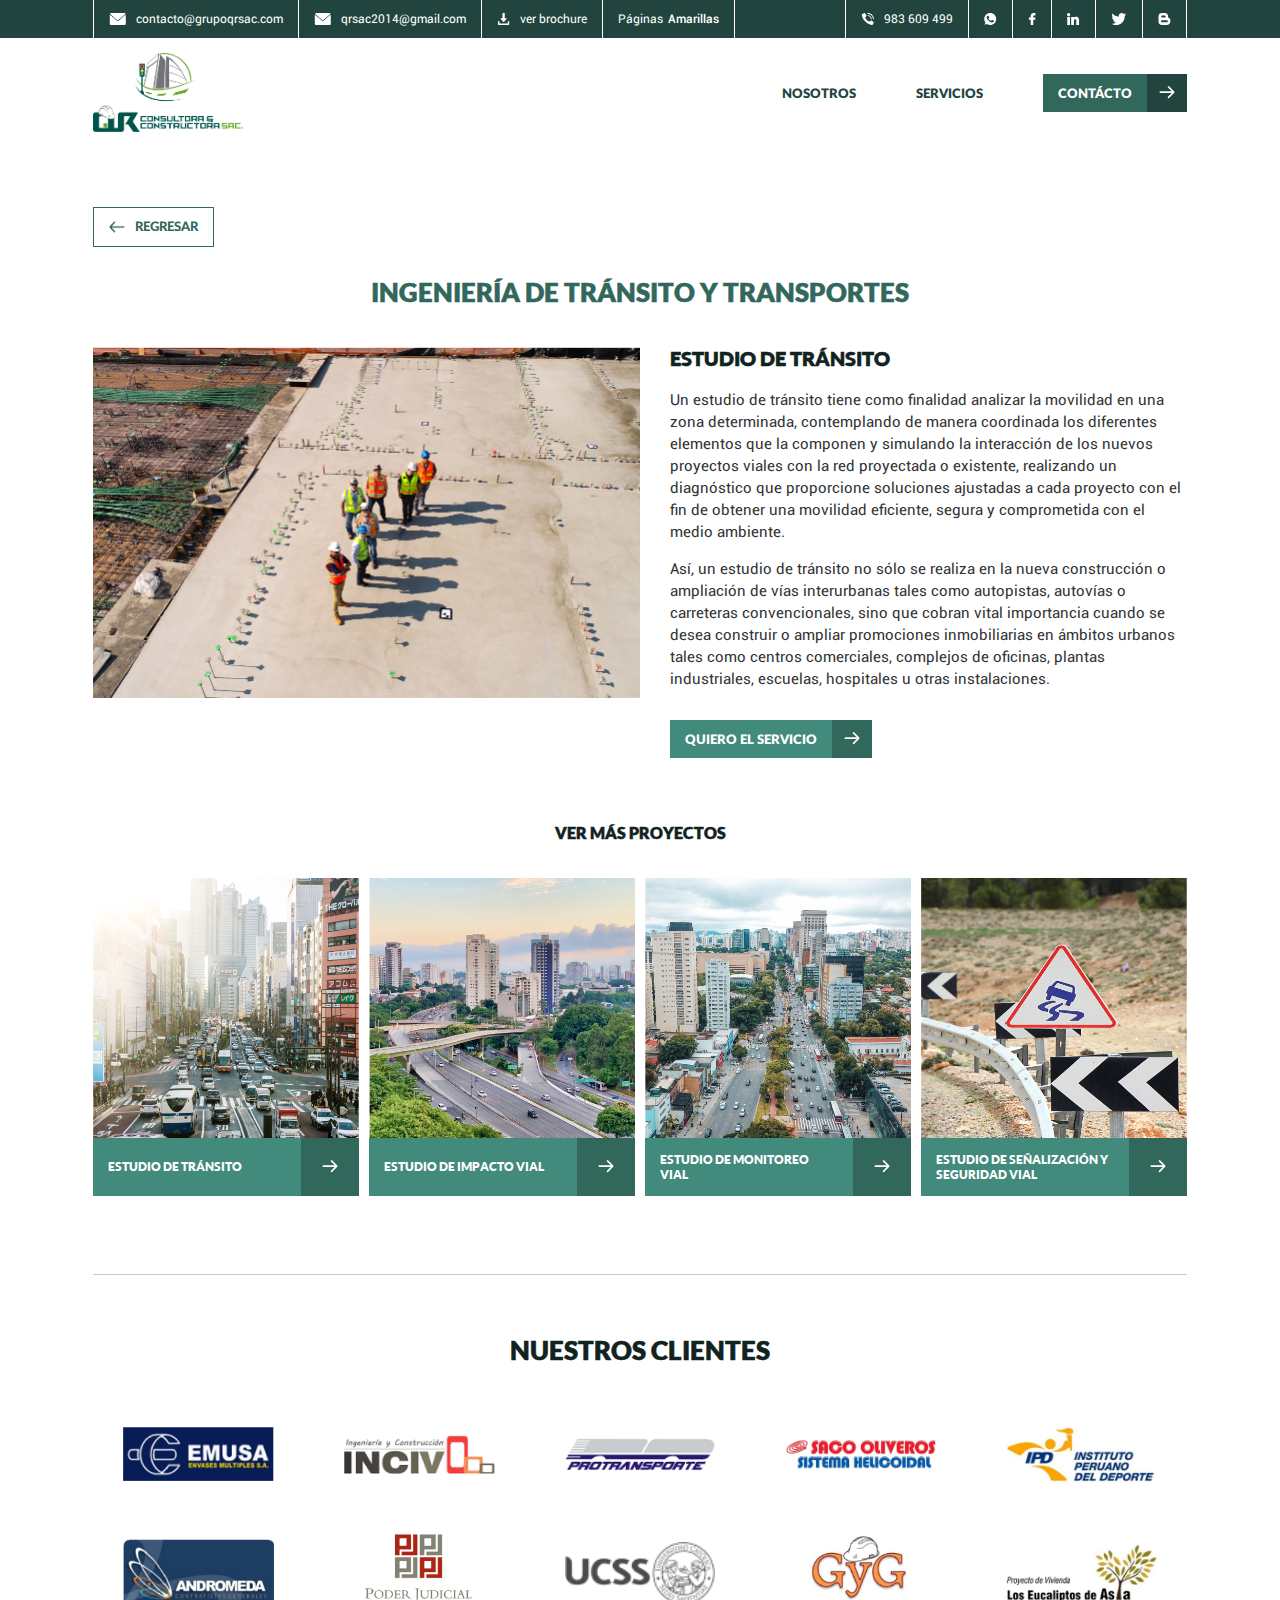
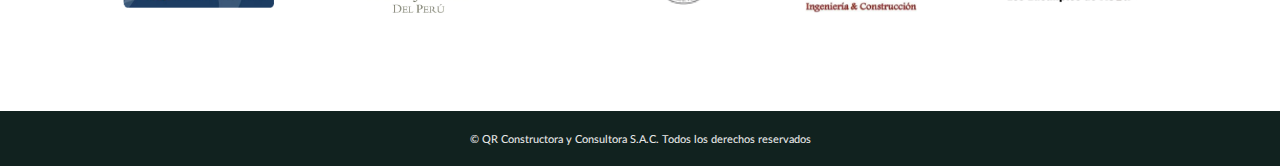
<file: estudio-de-transito.html>
<!DOCTYPE html>
<html lang="es">
  <head>
    <!-- Global site tag (gtag.js) - Google Analytics -->
<script async src="https://www.googletagmanager.com/gtag/js?id=G-ZJ2PSQ1S6S"></script>
<script>
  window.dataLayer = window.dataLayer || [];
  function gtag(){dataLayer.push(arguments);}
  gtag('js', new Date());

  gtag('config', 'G-ZJ2PSQ1S6S');
</script>
    <meta charset="UTF-8" />
    <meta http-equiv="X-UA-Compatible" content="IE=edge" />
    <meta name="viewport" content="width=device-width, initial-scale=1.0" />
    <link rel="stylesheet" href="css/style.css" />
    <link rel="stylesheet" href="css/owl.carousel.css" />
    <link rel="stylesheet" href="css/responsive.css">
    <title>QR Consultora y Constructora S.A.C.</title>
  </head>
  <body>
    <header>
      <div class="ui-header-top">
        <div class="ui-header-top__box ui-container">
          <ul class="ui-header-top-list">
            <li>
              <a href="mailto:contacto@grupoqrsac.com" class="ui-header-top-list-link">
                <figure
                  class="ui-header-top-list-link__figure ui-header-top-list-link__figure--margin-right"
                >
                  <img src="img/icons/icon-email.svg" alt="" />
                </figure>
                <span>
                  contacto@grupoqrsac.com
                </span>
              </a>
            </li>
            <li>
              <a href="mailto:qrsac2014@gmail.com" class="ui-header-top-list-link">
                <figure
                  class="ui-header-top-list-link__figure ui-header-top-list-link__figure--margin-right"
                >
                  <img src="img/icons/icon-email.svg" alt="" />
                </figure>
                <span>
                  qrsac2014@gmail.com
                </span>
              </a>
            </li>
            <li>
              <a href="/pdf/brochure-qr-consultora-y-constructora-sac.pdf" class="ui-header-top-list-link" target="_blank">
                <figure
                  class="ui-header-top-list-link__figure ui-header-top-list-link__figure--margin-right"
                >
                  <img src="img/icons/icon-download.svg" alt="" />
                </figure>
                <span>
                  ver brochure
                </span>
              </a>
            </li>
            <li>
              <a href="https://www.paginasamarillas.com.pe/empresas/qr-consultora-y-constructora-sac/comas-80631197" class="ui-header-top-list-link ui-header-top-list-link--page-yellow" target="_blank">
                <span>
                  Páginas
                </span>
                <span>
                  Amarillas
                </span>
              </a>
            </li>
          </ul>
          <ul class="ui-header-top-list">
            <li>
              <a href="tel:+51983609499" class="ui-header-top-list-link">
                <figure class="ui-header-top-list-link__figure ui-header-top-list-link__figure--margin-right">
                  <img src="img/icons/icon-phone.svg" alt="" />
                </figure>
                <span>
                  983 609 499
                </span>
              </a>
            </li>
            <li>
              <a href="https://wa.me/51983609499?text=Hola%20QR%20Consultora%20y%20Constructora%20SAC" class="ui-header-top-list-link" target="_blank">
                <figure class="ui-header-top-list-link__figure">
                  <img src="img/icons/icon-whatsapp.svg" alt="" />
                </figure>
              </a>
            </li>
            <li>
              <a href="https://www.facebook.com/qr.consultores" class="ui-header-top-list-link" target="_blank">
                <figure class="ui-header-top-list-link__figure">
                  <img src="img/icons/icon-facebook.svg" alt="" />
                </figure>
              </a>
            </li>
            <li>
              <a href="https://www.linkedin.com/checkpoint/challengesV2/AQFUcY1yalVhBwAAAXfaHliNc3Pa6fabhmJdK09zPeX9hMfOIUM_fYAIL2bv32jZKCMyQRujXSj3CpC52_dGCSGTTMtHnvE-BA" class="ui-header-top-list-link" target="_blank">
                <figure class="ui-header-top-list-link__figure">
                  <img src="img/icons/icon-linkedin.svg" alt="" />
                </figure>
              </a>
            </li>
            <li>
              <a href="https://twitter.com/qrsac2014" class="ui-header-top-list-link" target="_blank">
                <figure class="ui-header-top-list-link__figure">
                  <img src="img/icons/icon-twitter.svg" alt="" />
                </figure>
              </a>
            </li>
            <li>
              <a href="http://qrsac.blogspot.com/" class="ui-header-top-list-link" target="_blank">
                <figure class="ui-header-top-list-link__figure">
                  <img src="img/icons/icon-blogger.svg" alt="" />
                </figure>
              </a>
            </li>
          </ul>
        </div>
      </div>
      <div class="ui-header-navigation">
        <div class="ui-header-navigation__box ui-container">
          <a href="index.html" class="ui-brand-qr">
            <figure class="ui-brand-qr__figure">
              <img src="img/icons/brand-qr.png" alt="" />
            </figure>
          </a>
          <nav class="ui-nav">
            <ul class="ui-header-top-list ui-header-top-list--movil">
              <li>
                <a href="mailto:contacto@grupoqrsac.com" class="ui-header-top-list-link ui-header-top-list-link--movil">
                  <figure
                    class="ui-header-top-list-link__figure ui-header-top-list-link__figure--margin-right"
                  >
                    <img src="img/icons/icon-email.svg" alt="" />
                  </figure>
                  <span>
                    contacto@grupoqrsac.com
                  </span>
                </a>
              </li>
              <li>
                <a href="/pdf/brochure-qr-consultora-y-constructora-sac.pdf" class="ui-header-top-list-link ui-header-top-list-link--movil" target="_blank">
                  <figure
                    class="ui-header-top-list-link__figure ui-header-top-list-link__figure--margin-right"
                  >
                    <img src="img/icons/icon-download.svg" alt="" />
                  </figure>
                  <span>
                    ver brochure
                  </span>
                </a>
              </li>
              <li>
                <a href="https://www.paginasamarillas.com.pe/empresas/qr-consultora-y-constructora-sac/comas-80631197" class="ui-header-top-list-link ui-header-top-list-link--page-yellow" target="_blank">
                  <span>
                    Páginas
                  </span>
                  <span>
                    Amarillas
                  </span>
                </a>
              </li>
            </ul>
            <ul class="ui-nav-list">
              <li><a href="nosotros.html" class="ui-nav-link"> Nosotros </a></li>
              <li><a href="servicios.html" class="ui-nav-link">Servicios</a></li>
              <li>
                <a href="contacto.html" class="ui-nav-link ui-nav-link--button ui-nav-link--button--movil">
                  <span class="ui-nav-link__text">Contácto</span>
                  <div class="ui-nav-link-icon ui-nav-link-icon--movil">
                    <figure class="ui-nav-link-icon__figure">
                      <img src="img/icons/icon-arrow-right.svg" alt="" />
                    </figure>
                  </div>
                </a>
              </li>
            </ul>
            <ul class="ui-header-top-list ui-header-top-list--movil ui-header-top-list--movil-flex">
              <li>
                <a href="tel:+51983609499" class="ui-header-top-list-link">
                  <figure class="ui-header-top-list-link__figure">
                    <img src="img/icons/icon-phone.svg" alt="" />
                  </figure>
                </a>
              </li>
              <li>
                <a href="https://wa.me/51983609499?text=Hola%20QR%20Consultora%20y%20Constructora%20SAC" class="ui-header-top-list-link" target="_blank">
                  <figure class="ui-header-top-list-link__figure">
                    <img src="img/icons/icon-whatsapp.svg" alt="" />
                  </figure>
                </a>
              </li>
              <li>
                <a href="https://www.facebook.com/qr.consultores" class="ui-header-top-list-link" target="_blank">
                  <figure class="ui-header-top-list-link__figure">
                    <img src="img/icons/icon-facebook.svg" alt="" />
                  </figure>
                </a>
              </li>
              <li>
                <a href="https://www.linkedin.com/checkpoint/challengesV2/AQFUcY1yalVhBwAAAXfaHliNc3Pa6fabhmJdK09zPeX9hMfOIUM_fYAIL2bv32jZKCMyQRujXSj3CpC52_dGCSGTTMtHnvE-BA" class="ui-header-top-list-link" target="_blank">
                  <figure class="ui-header-top-list-link__figure">
                    <img src="img/icons/icon-linkedin.svg" alt="" />
                  </figure>
                </a>
              </li>
              <li>
                <a href="https://twitter.com/qrsac2014" class="ui-header-top-list-link" target="_blank">
                  <figure class="ui-header-top-list-link__figure">
                    <img src="img/icons/icon-twitter.svg" alt="" />
                  </figure>
                </a>
              </li>
              <li>
                <a href="http://qrsac.blogspot.com/" class="ui-header-top-list-link" target="_blank">
                  <figure class="ui-header-top-list-link__figure">
                    <img src="img/icons/icon-blogger.svg" alt="" />
                  </figure>
                </a>
              </li>
            </ul>

            <figure class="ui-close">
              <img src="img/icons/icon-close.svg" alt="">
            </figure>
          </nav>
          <div class="ui-button-movil">
            <span></span>
            <span></span>
            <span></span>
          </div>
        </div>
      </div>
    </header>

    <section class="ui-section">
      <div class="ui-section__box ui-container">
        <div class="ui-back ui-margin-bottom-30">
          <a href="servicios.html#ingenieria-de-transito-y-transportes" class="ui-back-link">
            <figure class="ui-back-link__figure">
              <img src="img/icons/icon-arrow-left-32675C.png" alt="">
            </figure>
            <span class="ui-back-link__text">Regresar</span>
          </a>
        </div>
        <div class="ui-header-section ui-margin-bottom-40">
          <div class="ui-title ui-title--32675C">ingeniería de tránsito y transportes</div>
        </div>
        <div class="ui-section__box ui-section__box--we ui-section__box--we--service ui-margin-bottom-60">
          <div class="ui-we-bg" style="background-image: url(img/home/bg-we.jpg);"></div>
          <div class="ui-we-content ui-padding-left-30">
            <div class="ui-header-section ui-header-section--we ui-margin-bottom-20">
              <h2 class="ui-title ui-title--11221F ui-title--subtitle">Estudio de tránsito</h2>
            </div>
            <div class="ui-paragraph ui-margin-bottom-30">
              <p>
                Un estudio de tránsito tiene como finalidad analizar la movilidad en una zona determinada, contemplando de manera coordinada los diferentes elementos que la componen y simulando la interacción de los nuevos proyectos viales con la red proyectada o existente, realizando un diagnóstico que proporcione soluciones ajustadas a cada proyecto con el fin de obtener una movilidad eficiente, segura y comprometida con el medio ambiente.
              </p>
              <p>
                Así, un estudio de tránsito no sólo se realiza en la nueva construcción o ampliación de vías interurbanas tales como autopistas, autovías o carreteras convencionales, sino que cobran vital importancia cuando se desea construir o ampliar promociones inmobiliarias en ámbitos urbanos tales como centros comerciales, complejos de oficinas, plantas industriales, escuelas, hospitales u otras instalaciones.
              </p>
            </div>
            <div class="ui-link-button ui-link-button--we">
              <a href="https://wa.me/51983609499?text=Hola%20QR%20Consultora%20y%20Constructora%20SAC%20quiero%20el%20servicio%20de%20Estudio%20de%20Tránsito" class="ui-nav-link ui-nav-link--button ui-nav-link--button--428A7B" target="_blank">
                <span class="ui-nav-link__text">Quiero el servicio</span>
                <div class="ui-nav-link-icon ui-nav-link-icon--32675C">
                  <figure class="ui-nav-link-icon__figure">
                    <img src="img/icons/icon-arrow-right.svg" alt="">
                  </figure>
                </div>
              </a>
            </div>
          </div>
        </div>
        <div>
          <div class="ui-header-section ui-margin-bottom-30">
            <h3 class="ui-title ui-title--11221F ui-title--see-projects">Ver más proyectos</h3>
          </div>
          <div class="ui-carousel">
            <div class="owl-carousel ui-carousel-see-projects">
              <div class="item">
                <a href="estudio-de-transito.html" class="ui-service-item">
                  <div class="ui-service-item__bg" style="background-image: url(img/services/ingenieria-de-transito-y-transporte/servicio-estudio-de-transito.jpg);"></div>
                  <button class="tablinks tablinks--service tablinks--service-link tablinks--service-428A7B">
                    <span class="ui-nav-link__text ui-nav-link__text--service">Estudio de tránsito</span>
                    <div class="ui-nav-link-icon ui-nav-link-icon--service ui-nav-link-icon--service-32675C">
                      <figure class="ui-nav-link-icon__figure">
                        <img src="img/icons/icon-arrow-right.svg" alt="">
                      </figure>
                    </div>
                  </button>
                </a>
              </div>

              <div class="item">
                <a href="estudio-de-impacto-vial.html" class="ui-service-item">
                  <div class="ui-service-item__bg" style="background-image: url(img/services/ingenieria-de-transito-y-transporte/servicio-estudio-de-impacto-vial.jpg);"></div>
                  <button class="tablinks tablinks--service tablinks--service-link tablinks--service-428A7B">
                    <span class="ui-nav-link__text ui-nav-link__text--service">Estudio de impacto vial</span>
                    <div class="ui-nav-link-icon ui-nav-link-icon--service ui-nav-link-icon--service-32675C">
                      <figure class="ui-nav-link-icon__figure">
                        <img src="img/icons/icon-arrow-right.svg" alt="">
                      </figure>
                    </div>
                  </button>
                </a>
              </div>

              <div class="item">
                <a href="estudio-de-monitoreo-vial.html" class="ui-service-item">
                  <div class="ui-service-item__bg" style="background-image: url(img/services/ingenieria-de-transito-y-transporte/servicio-estudio-de-monitoreo-vial.jpg);"></div>
                  <button class="tablinks tablinks--service tablinks--service-link tablinks--service-428A7B">
                    <span class="ui-nav-link__text ui-nav-link__text--service">Estudio de monitoreo vial</span>
                    <div class="ui-nav-link-icon ui-nav-link-icon--service ui-nav-link-icon--service-32675C">
                      <figure class="ui-nav-link-icon__figure">
                        <img src="img/icons/icon-arrow-right.svg" alt="">
                      </figure>
                    </div>
                  </button>
                </a>
              </div>

              <div class="item">
                <a href="estudio-de-senalizacion-y-seguridad-vial.html" class="ui-service-item">
                  <div class="ui-service-item__bg" style="background-image: url(img/services/ingenieria-de-transito-y-transporte/servicio-estudio-de-senalizacion-y-seguridad-vial.jpg);"></div>
                  <button class="tablinks tablinks--service tablinks--service-link tablinks--service-428A7B">
                    <span class="ui-nav-link__text ui-nav-link__text--service">Estudio de Señalización y Seguridad Vial</span>
                    <div class="ui-nav-link-icon ui-nav-link-icon--service ui-nav-link-icon--service-32675C">
                      <figure class="ui-nav-link-icon__figure">
                        <img src="img/icons/icon-arrow-right.svg" alt="">
                      </figure>
                    </div>
                  </button>
                </a>
              </div>

              <div class="item">
                <a href="estudio-de-semaforizacion.html" class="ui-service-item">
                  <div class="ui-service-item__bg" style="background-image: url(img/services/ingenieria-de-transito-y-transporte/servicio-estudio-de-semaforizacion.jpg);"></div>
                  <button class="tablinks tablinks--service tablinks--service-link tablinks--service-428A7B">
                    <span class="ui-nav-link__text ui-nav-link__text--service">Estudio de Semaforización</span>
                    <div class="ui-nav-link-icon ui-nav-link-icon--service ui-nav-link-icon--service-32675C">
                      <figure class="ui-nav-link-icon__figure">
                        <img src="img/icons/icon-arrow-right.svg" alt="">
                      </figure>
                    </div>
                  </button>
                </a>
              </div>

              <div class="item">
                <a href="estudio-tecnico-de-cambio-de-sentido-de-circulacion.html" class="ui-service-item">
                  <div class="ui-service-item__bg" style="background-image: url(img/services/ingenieria-de-transito-y-transporte/servicio-estudio-tecnico-de-cambio-de-sentido-de-circulacion.jpg);"></div>
                  <button class="tablinks tablinks--service tablinks--service-link tablinks--service-428A7B">
                    <span class="ui-nav-link__text ui-nav-link__text--service">Estudio Técnico de Cambio de Sentido de Circulación</span>
                    <div class="ui-nav-link-icon ui-nav-link-icon--service ui-nav-link-icon--service-32675C">
                      <figure class="ui-nav-link-icon__figure">
                        <img src="img/icons/icon-arrow-right.svg" alt="">
                      </figure>
                    </div>
                  </button>
                </a>
              </div>

              <div class="item">
                <a href="estudio-tecnico-para-la-implementacion-de-elementos-reductores-de-velocidad.html" class="ui-service-item">
                  <div class="ui-service-item__bg" style="background-image: url(img/services/ingenieria-de-transito-y-transporte/servicio-estudio-tecnico-para-la-implementacion-de-elementos-reductores-de-velocidad.jpg);"></div>
                  <button class="tablinks tablinks--service tablinks--service-link tablinks--service-428A7B">
                    <span class="ui-nav-link__text ui-nav-link__text--service">Estudio Técnico para la Implementación de elementos reductores de velocidad</span>
                    <div class="ui-nav-link-icon ui-nav-link-icon--service ui-nav-link-icon--service-32675C">
                      <figure class="ui-nav-link-icon__figure">
                        <img src="img/icons/icon-arrow-right.svg" alt="">
                      </figure>
                    </div>
                  </button>
                </a>
              </div>

              <div class="item">
                <a href="estudio-de-planes-de-desvios-de-transito.html" class="ui-service-item">
                  <div class="ui-service-item__bg" style="background-image: url(img/services/ingenieria-de-transito-y-transporte/servicio-estudio-de-planes-de-desvios-de-transito.jpg);"></div>
                  <button class="tablinks tablinks--service tablinks--service-link tablinks--service-428A7B">
                    <span class="ui-nav-link__text ui-nav-link__text--service">Estudio de Planes de Desvíos de Tránsito</span>
                    <div class="ui-nav-link-icon ui-nav-link-icon--service ui-nav-link-icon--service-32675C">
                      <figure class="ui-nav-link-icon__figure">
                        <img src="img/icons/icon-arrow-right.svg" alt="">
                      </figure>
                    </div>
                  </button>
                </a>
              </div>

              <div class="item">
                <a href="estudio-de-trafico.html" class="ui-service-item">
                  <div class="ui-service-item__bg" style="background-image: url(img/services/ingenieria-de-transito-y-transporte/servicio-estudio-de-trafico.jpg);"></div>
                  <button class="tablinks tablinks--service tablinks--service-link tablinks--service-428A7B">
                    <span class="ui-nav-link__text ui-nav-link__text--service">Estudio de Tráfico</span>
                    <div class="ui-nav-link-icon ui-nav-link-icon--service ui-nav-link-icon--service-32675C">
                      <figure class="ui-nav-link-icon__figure">
                        <img src="img/icons/icon-arrow-right.svg" alt="">
                      </figure>
                    </div>
                  </button>
                </a>
              </div>
            </div>
          </div>
        </div> 
      </div>
    </section>

    <div class="ui-line">
      <div class="ui-line__box ui-container"></div>
    </div>

    <section class="ui-section">
      <div class="ui-section__box ui-container">
        <div class="ui-header-section ui-margin-bottom-30">
          <h2 class="ui-title ui-title--11221F">Nuestros clientes</h2>
        </div>
        <div class="ui-brand">
          <div class="owl-carousel ui-carousel-brand">
            <div class="item">
              <div class="ui-brand-items">
                <div class="ui-brand-item">
                  <div
                    class="ui-brand-item__figure"
                    style="background-image: url(img/brands/brand-emusa.png)"
                  ></div>
                </div>
                <div class="ui-brand-item">
                  <div
                    class="ui-brand-item__figure"
                    style="
                      background-image: url(img/brands/brand-andromeda.png);
                    "
                  ></div>
                </div>
              </div>
            </div>

            <div class="item">
              <div class="ui-brand-items">
                <div class="ui-brand-item">
                  <div
                    class="ui-brand-item__figure"
                    style="background-image: url(img/brands/brand-incivo.png)"
                  ></div>
                </div>
                <div class="ui-brand-item">
                  <div
                    class="ui-brand-item__figure"
                    style="
                      background-image: url(img/brands/brand-poder-judicial.png);
                    "
                  ></div>
                </div>
              </div>
            </div>

            <div class="item">
              <div class="ui-brand-items">
                <div class="ui-brand-item">
                  <div
                    class="ui-brand-item__figure"
                    style="
                      background-image: url(img/brands/brand-protransporte.png);
                    "
                  ></div>
                </div>
                <div class="ui-brand-item">
                  <div
                    class="ui-brand-item__figure"
                    style="background-image: url(img/brands/brand-ucss.png)"
                  ></div>
                </div>
              </div>
            </div>

            <div class="item">
              <div class="ui-brand-items">
                <div class="ui-brand-item">
                  <div
                    class="ui-brand-item__figure"
                    style="
                      background-image: url(img/brands/brand-saco-oliveros.png);
                    "
                  ></div>
                </div>
                <div class="ui-brand-item">
                  <div
                    class="ui-brand-item__figure"
                    style="
                      background-image: url(img/brands/brand-ingenieria-y-construccion.png);
                    "
                  ></div>
                </div>
              </div>
            </div>

            <div class="item">
              <div class="ui-brand-items">
                <div class="ui-brand-item">
                  <div
                    class="ui-brand-item__figure"
                    style="background-image: url(img/brands/brand-ipd.png)"
                  ></div>
                </div>
                <div class="ui-brand-item">
                  <div
                    class="ui-brand-item__figure"
                    style="
                      background-image: url(img/brands/brand-los-eucaliptos-de-asia.png);
                    "
                  ></div>
                </div>
              </div>
            </div>

            <div class="item">
              <div class="ui-brand-items">
                <div class="ui-brand-item">
                  <div
                    class="ui-brand-item__figure"
                    style="background-image: url(img/brands/brand-isabella.png)"
                  ></div>
                </div>
                <div class="ui-brand-item">
                  <div
                    class="ui-brand-item__figure"
                    style="background-image: url(img/brands/brand-cimac.png)"
                  ></div>
                </div>
              </div>
            </div>

            <div class="item">
              <div class="ui-brand-items">
                <div class="ui-brand-item">
                  <div
                    class="ui-brand-item__figure"
                    style="
                      background-image: url(img/brands/brand-luz-del-sur.png);
                    "
                  ></div>
                </div>
                <div class="ui-brand-item">
                  <div
                    class="ui-brand-item__figure"
                    style="
                      background-image: url(img/brands/brand-zegel-ipae.png);
                    "
                  ></div>
                </div>
              </div>
            </div>

            <div class="item">
              <div class="ui-brand-items">
                <div class="ui-brand-item">
                  <div
                    class="ui-brand-item__figure"
                    style="background-image: url(img/brands/brand-tower.png)"
                  ></div>
                </div>
                <div class="ui-brand-item">
                  <div
                    class="ui-brand-item__figure"
                    style="background-image: url(img/brands/brand-minsur.png)"
                  ></div>
                </div>
              </div>
            </div>

            <div class="item">
              <div class="ui-brand-items">
                <div class="ui-brand-item">
                  <div
                    class="ui-brand-item__figure"
                    style="background-image: url(img/brands/brand-unife.png)"
                  ></div>
                </div>
                <div class="ui-brand-item">
                  <div
                    class="ui-brand-item__figure"
                    style="
                      background-image: url(img/brands/brand-plan-copesco.png);
                    "
                  ></div>
                </div>
              </div>
            </div>

            <div class="item">
              <div class="ui-brand-items">
                <div class="ui-brand-item">
                  <div
                    class="ui-brand-item__figure"
                    style="background-image: url(img/brands/brand-bisa.png)"
                  ></div>
                </div>
                <div class="ui-brand-item">
                  <div
                    class="ui-brand-item__figure"
                    style="
                      background-image: url(img/brands/brand-g-n-rojas.png);
                    "
                  ></div>
                </div>
              </div>
            </div>

            <div class="item">
              <div class="ui-brand-items">
                <div class="ui-brand-item">
                  <div
                    class="ui-brand-item__figure"
                    style="
                      background-image: url(img/brands/brand-grupo-proyfe.png);
                    "
                  ></div>
                </div>
                <div class="ui-brand-item">
                  <div
                    class="ui-brand-item__figure"
                    style="background-image: url(img/brands/brand-cesel.png)"
                  ></div>
                </div>
              </div>
            </div>

            <div class="item">
              <div class="ui-brand-items">
                <div class="ui-brand-item">
                  <div
                    class="ui-brand-item__figure"
                    style="background-image: url(img/brands/brand-conhydra.png)"
                  ></div>
                </div>
                <div class="ui-brand-item">
                  <div
                    class="ui-brand-item__figure"
                    style="background-image: url(img/brands/brand-adc.png)"
                  ></div>
                </div>
              </div>
            </div>
          </div>
        </div>
      </div>
    </section>

    <footer class="ui-footer">
      <div class="ui-footer__box ui-container">
        <span
          class="ui-footer-link"
        >
          © QR Constructora y Consultora S.A.C. Todos los derechos reservados
        </span>
      </div>
    </footer>

    <script src="js/jquery-2.2.4.min.js"></script>
    <script src="js/owl.carousel.js"></script>
    <script src="js/services-internal.js"></script>
    <script src="js/brand.js"></script>
    <script src="js/general.js"></script>
  </body>
</html>
</file>
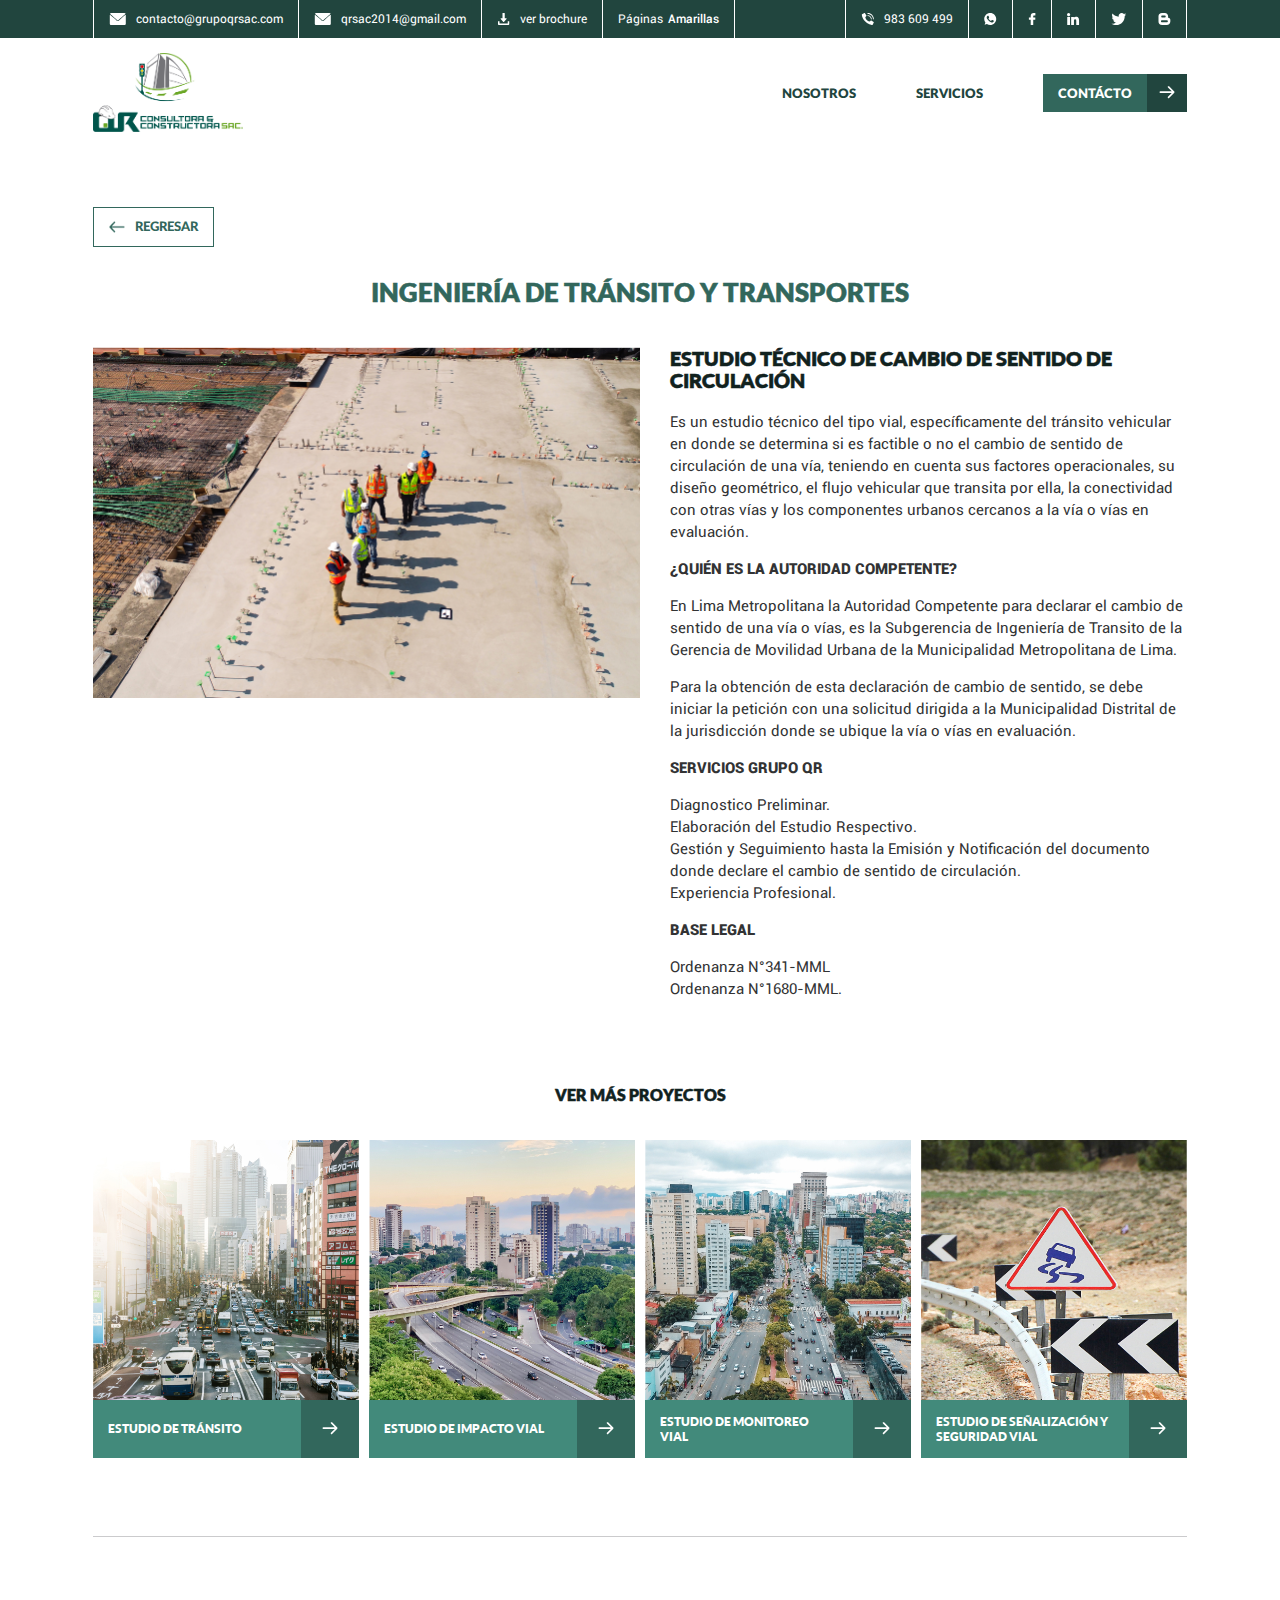
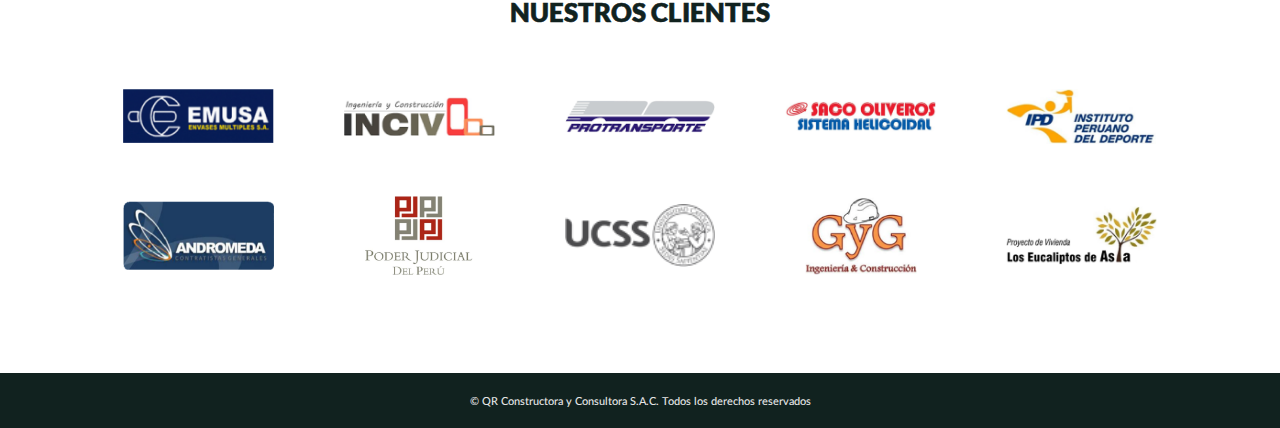
<file: estudio-tecnico-de-cambio-de-sentido-de-circulacion.html>
<!DOCTYPE html>
<html lang="es">
  <head>
    <!-- Global site tag (gtag.js) - Google Analytics -->
<script async src="https://www.googletagmanager.com/gtag/js?id=G-ZJ2PSQ1S6S"></script>
<script>
  window.dataLayer = window.dataLayer || [];
  function gtag(){dataLayer.push(arguments);}
  gtag('js', new Date());

  gtag('config', 'G-ZJ2PSQ1S6S');
</script>
    <meta charset="UTF-8" />
    <meta http-equiv="X-UA-Compatible" content="IE=edge" />
    <meta name="viewport" content="width=device-width, initial-scale=1.0" />
    <link rel="stylesheet" href="css/style.css" />
    <link rel="stylesheet" href="css/owl.carousel.css" />
    <link rel="stylesheet" href="css/responsive.css" />
    <title>QR Consultora y Constructora S.A.C.</title>
  </head>
  <body>
    <header>
      <div class="ui-header-top">
        <div class="ui-header-top__box ui-container">
          <ul class="ui-header-top-list">
            <li>
              <a href="mailto:contacto@grupoqrsac.com" class="ui-header-top-list-link">
                <figure
                  class="ui-header-top-list-link__figure ui-header-top-list-link__figure--margin-right"
                >
                  <img src="img/icons/icon-email.svg" alt="" />
                </figure>
                <span>
                  contacto@grupoqrsac.com
                </span>
              </a>
            </li>
            <li>
              <a href="mailto:qrsac2014@gmail.com" class="ui-header-top-list-link">
                <figure
                  class="ui-header-top-list-link__figure ui-header-top-list-link__figure--margin-right"
                >
                  <img src="img/icons/icon-email.svg" alt="" />
                </figure>
                <span>
                  qrsac2014@gmail.com
                </span>
              </a>
            </li>
            <li>
              <a href="/pdf/brochure-qr-consultora-y-constructora-sac.pdf" class="ui-header-top-list-link" target="_blank">
                <figure
                  class="ui-header-top-list-link__figure ui-header-top-list-link__figure--margin-right"
                >
                  <img src="img/icons/icon-download.svg" alt="" />
                </figure>
                <span>
                  ver brochure
                </span>
              </a>
            </li>
            <li>
              <a href="https://www.paginasamarillas.com.pe/empresas/qr-consultora-y-constructora-sac/comas-80631197" class="ui-header-top-list-link ui-header-top-list-link--page-yellow" target="_blank">
                <span>
                  Páginas
                </span>
                <span>
                  Amarillas
                </span>
              </a>
            </li>
          </ul>
          <ul class="ui-header-top-list">
            <li>
              <a href="tel:+51983609499" class="ui-header-top-list-link">
                <figure class="ui-header-top-list-link__figure ui-header-top-list-link__figure--margin-right">
                  <img src="img/icons/icon-phone.svg" alt="" />
                </figure>
                <span>
                  983 609 499
                </span>
              </a>
            </li>
            <li>
              <a href="https://wa.me/51983609499?text=Hola%20QR%20Consultora%20y%20Constructora%20SAC" class="ui-header-top-list-link" target="_blank">
                <figure class="ui-header-top-list-link__figure">
                  <img src="img/icons/icon-whatsapp.svg" alt="" />
                </figure>
              </a>
            </li>
            <li>
              <a href="https://www.facebook.com/qr.consultores" class="ui-header-top-list-link" target="_blank">
                <figure class="ui-header-top-list-link__figure">
                  <img src="img/icons/icon-facebook.svg" alt="" />
                </figure>
              </a>
            </li>
            <li>
              <a href="https://www.linkedin.com/checkpoint/challengesV2/AQFUcY1yalVhBwAAAXfaHliNc3Pa6fabhmJdK09zPeX9hMfOIUM_fYAIL2bv32jZKCMyQRujXSj3CpC52_dGCSGTTMtHnvE-BA" class="ui-header-top-list-link" target="_blank">
                <figure class="ui-header-top-list-link__figure">
                  <img src="img/icons/icon-linkedin.svg" alt="" />
                </figure>
              </a>
            </li>
            <li>
              <a href="https://twitter.com/qrsac2014" class="ui-header-top-list-link" target="_blank">
                <figure class="ui-header-top-list-link__figure">
                  <img src="img/icons/icon-twitter.svg" alt="" />
                </figure>
              </a>
            </li>
            <li>
              <a href="http://qrsac.blogspot.com/" class="ui-header-top-list-link" target="_blank">
                <figure class="ui-header-top-list-link__figure">
                  <img src="img/icons/icon-blogger.svg" alt="" />
                </figure>
              </a>
            </li>
          </ul>
        </div>
      </div>
      <div class="ui-header-navigation">
        <div class="ui-header-navigation__box ui-container">
          <a href="index.html" class="ui-brand-qr">
            <figure class="ui-brand-qr__figure">
              <img src="img/icons/brand-qr.png" alt="" />
            </figure>
          </a>
          <nav class="ui-nav">
            <ul class="ui-header-top-list ui-header-top-list--movil">
              <li>
                <a href="mailto:contacto@grupoqrsac.com" class="ui-header-top-list-link ui-header-top-list-link--movil">
                  <figure
                    class="ui-header-top-list-link__figure ui-header-top-list-link__figure--margin-right"
                  >
                    <img src="img/icons/icon-email.svg" alt="" />
                  </figure>
                  <span>
                    contacto@grupoqrsac.com
                  </span>
                </a>
              </li>
              <li>
                <a href="/pdf/brochure-qr-consultora-y-constructora-sac.pdf" class="ui-header-top-list-link ui-header-top-list-link--movil" target="_blank">
                  <figure
                    class="ui-header-top-list-link__figure ui-header-top-list-link__figure--margin-right"
                  >
                    <img src="img/icons/icon-download.svg" alt="" />
                  </figure>
                  <span>
                    ver brochure
                  </span>
                </a>
              </li>
              <li>
                <a href="https://www.paginasamarillas.com.pe/empresas/qr-consultora-y-constructora-sac/comas-80631197" class="ui-header-top-list-link ui-header-top-list-link--page-yellow" target="_blank">
                  <span>
                    Páginas
                  </span>
                  <span>
                    Amarillas
                  </span>
                </a>
              </li>
            </ul>
            <ul class="ui-nav-list">
              <li><a href="nosotros.html" class="ui-nav-link"> Nosotros </a></li>
              <li><a href="servicios.html" class="ui-nav-link">Servicios</a></li>
              <li>
                <a href="contacto.html" class="ui-nav-link ui-nav-link--button ui-nav-link--button--movil">
                  <span class="ui-nav-link__text">Contácto</span>
                  <div class="ui-nav-link-icon ui-nav-link-icon--movil">
                    <figure class="ui-nav-link-icon__figure">
                      <img src="img/icons/icon-arrow-right.svg" alt="" />
                    </figure>
                  </div>
                </a>
              </li>
            </ul>
            <ul class="ui-header-top-list ui-header-top-list--movil ui-header-top-list--movil-flex">
              <li>
                <a href="tel:+51983609499" class="ui-header-top-list-link">
                  <figure class="ui-header-top-list-link__figure">
                    <img src="img/icons/icon-phone.svg" alt="" />
                  </figure>
                </a>
              </li>
              <li>
                <a href="https://wa.me/51983609499?text=Hola%20QR%20Consultora%20y%20Constructora%20SAC" class="ui-header-top-list-link" target="_blank">
                  <figure class="ui-header-top-list-link__figure">
                    <img src="img/icons/icon-whatsapp.svg" alt="" />
                  </figure>
                </a>
              </li>
              <li>
                <a href="https://www.facebook.com/qr.consultores" class="ui-header-top-list-link" target="_blank">
                  <figure class="ui-header-top-list-link__figure">
                    <img src="img/icons/icon-facebook.svg" alt="" />
                  </figure>
                </a>
              </li>
              <li>
                <a href="https://www.linkedin.com/checkpoint/challengesV2/AQFUcY1yalVhBwAAAXfaHliNc3Pa6fabhmJdK09zPeX9hMfOIUM_fYAIL2bv32jZKCMyQRujXSj3CpC52_dGCSGTTMtHnvE-BA" class="ui-header-top-list-link" target="_blank">
                  <figure class="ui-header-top-list-link__figure">
                    <img src="img/icons/icon-linkedin.svg" alt="" />
                  </figure>
                </a>
              </li>
              <li>
                <a href="https://twitter.com/qrsac2014" class="ui-header-top-list-link" target="_blank">
                  <figure class="ui-header-top-list-link__figure">
                    <img src="img/icons/icon-twitter.svg" alt="" />
                  </figure>
                </a>
              </li>
              <li>
                <a href="http://qrsac.blogspot.com/" class="ui-header-top-list-link" target="_blank">
                  <figure class="ui-header-top-list-link__figure">
                    <img src="img/icons/icon-blogger.svg" alt="" />
                  </figure>
                </a>
              </li>
            </ul>

            <figure class="ui-close">
              <img src="img/icons/icon-close.svg" alt="">
            </figure>
          </nav>
          <div class="ui-button-movil">
            <span></span>
            <span></span>
            <span></span>
          </div>
        </div>
      </div>
    </header>

    <section class="ui-section">
      <div class="ui-section__box ui-container">
        <div class="ui-back ui-margin-bottom-30">
          <a
            href="servicios.html#ingenieria-de-transito-y-transportes"
            class="ui-back-link"
          >
            <figure class="ui-back-link__figure">
              <img src="img/icons/icon-arrow-left-32675C.png" alt="" />
            </figure>
            <span class="ui-back-link__text">Regresar</span>
          </a>
        </div>
        <div class="ui-header-section ui-margin-bottom-40">
          <div class="ui-title ui-title--32675C">
            ingeniería de tránsito y transportes
          </div>
        </div>
        <div
          class="ui-section__box ui-section__box--we ui-section__box--we--service ui-margin-bottom-60"
        >
          <div
            class="ui-we-bg"
            style="background-image: url(img/home/bg-we.jpg)"
          ></div>
          <div class="ui-we-content ui-padding-left-30">
            <div
              class="ui-header-section ui-header-section--we ui-margin-bottom-20"
            >
              <h2 class="ui-title ui-title--11221F ui-title--subtitle">
                Estudio Técnico de Cambio de Sentido de Circulación
              </h2>
            </div>
            <div class="ui-paragraph ui-margin-bottom-20">
              <p>
                Es un estudio técnico del tipo vial, específicamente del tránsito vehicular en donde se determina si es factible o no el cambio de sentido de circulación de una vía, teniendo en cuenta sus factores operacionales, su diseño geométrico, el flujo vehicular que transita por ella, la conectividad con otras vías y los componentes urbanos cercanos a la vía o vías en evaluación.
              </p>
              <p class="ui-font-roboto-black">
                ¿QUIÉN ES LA AUTORIDAD COMPETENTE?
              </p>

              <p>
                En Lima Metropolitana la Autoridad Competente para declarar el cambio de sentido de una vía o vías, es la Subgerencia de Ingeniería de Transito de la Gerencia de Movilidad Urbana de la Municipalidad Metropolitana de Lima.
              </p>

              <p>
                Para la obtención de esta declaración de cambio de sentido, se debe iniciar la petición con una solicitud dirigida a la Municipalidad Distrital de la jurisdicción donde se ubique la vía o vías en evaluación.
              </p>
              
              <p class="ui-font-roboto-black">
                SERVICIOS GRUPO QR
              </p>

              <p>
                <ul>
                  <li>
                    <p>
                      Diagnostico Preliminar.
                    </p>
                  </li>
                  <li>
                    <p>
                      Elaboración del Estudio Respectivo.
                    </p>
                  </li>
                  <li>
                    <p>
                      Gestión y Seguimiento hasta la Emisión y Notificación del documento donde declare el cambio de sentido de circulación.
                    </p>
                  </li>
                  <li>
                    <p>
                      Experiencia Profesional.
                    </p>
                  </li>
                </ul>
              </p>

              <p class="ui-font-roboto-black">
                BASE LEGAL
              </p>

              <p>
                <ul>
                  <li>
                    <p>
                      Ordenanza N°341-MML
                    </p>
                  </li>
                  <li>
                    <p>
                      Ordenanza N°1680-MML.
                    </p>
                  </li>
                </ul>
              </p>
            </div>
          </div>
        </div>
        <div>
          <div class="ui-header-section ui-margin-bottom-30">
            <h3 class="ui-title ui-title--11221F ui-title--see-projects">
              Ver más proyectos
            </h3>
          </div>
          <div class="ui-carousel">
            <div class="owl-carousel ui-carousel-see-projects">
              <div class="item">
                <a href="estudio-de-transito.html" class="ui-service-item">
                  <div
                    class="ui-service-item__bg"
                    style="
                      background-image: url(img/services/ingenieria-de-transito-y-transporte/servicio-estudio-de-transito.jpg);
                    "
                  ></div>
                  <button
                    class="tablinks tablinks--service tablinks--service-link tablinks--service-428A7B"
                  >
                    <span class="ui-nav-link__text ui-nav-link__text--service"
                      >Estudio de tránsito</span
                    >
                    <div
                      class="ui-nav-link-icon ui-nav-link-icon--service ui-nav-link-icon--service-32675C"
                    >
                      <figure class="ui-nav-link-icon__figure">
                        <img src="img/icons/icon-arrow-right.svg" alt="" />
                      </figure>
                    </div>
                  </button>
                </a>
              </div>

              <div class="item">
                <a href="estudio-de-impacto-vial.html" class="ui-service-item">
                  <div
                    class="ui-service-item__bg"
                    style="
                      background-image: url(img/services/ingenieria-de-transito-y-transporte/servicio-estudio-de-impacto-vial.jpg);
                    "
                  ></div>
                  <button
                    class="tablinks tablinks--service tablinks--service-link tablinks--service-428A7B"
                  >
                    <span class="ui-nav-link__text ui-nav-link__text--service"
                      >Estudio de impacto vial</span
                    >
                    <div
                      class="ui-nav-link-icon ui-nav-link-icon--service ui-nav-link-icon--service-32675C"
                    >
                      <figure class="ui-nav-link-icon__figure">
                        <img src="img/icons/icon-arrow-right.svg" alt="" />
                      </figure>
                    </div>
                  </button>
                </a>
              </div>

              <div class="item">
                <a
                  href="estudio-de-monitoreo-vial.html"
                  class="ui-service-item"
                >
                  <div
                    class="ui-service-item__bg"
                    style="
                      background-image: url(img/services/ingenieria-de-transito-y-transporte/servicio-estudio-de-monitoreo-vial.jpg);
                    "
                  ></div>
                  <button
                    class="tablinks tablinks--service tablinks--service-link tablinks--service-428A7B"
                  >
                    <span class="ui-nav-link__text ui-nav-link__text--service"
                      >Estudio de monitoreo vial</span
                    >
                    <div
                      class="ui-nav-link-icon ui-nav-link-icon--service ui-nav-link-icon--service-32675C"
                    >
                      <figure class="ui-nav-link-icon__figure">
                        <img src="img/icons/icon-arrow-right.svg" alt="" />
                      </figure>
                    </div>
                  </button>
                </a>
              </div>

              <div class="item">
                <a
                  href="estudio-de-senalizacion-y-seguridad-vial.html"
                  class="ui-service-item"
                >
                  <div
                    class="ui-service-item__bg"
                    style="
                      background-image: url(img/services/ingenieria-de-transito-y-transporte/servicio-estudio-de-senalizacion-y-seguridad-vial.jpg);
                    "
                  ></div>
                  <button
                    class="tablinks tablinks--service tablinks--service-link tablinks--service-428A7B"
                  >
                    <span class="ui-nav-link__text ui-nav-link__text--service"
                      >Estudio de Señalización y Seguridad Vial</span
                    >
                    <div
                      class="ui-nav-link-icon ui-nav-link-icon--service ui-nav-link-icon--service-32675C"
                    >
                      <figure class="ui-nav-link-icon__figure">
                        <img src="img/icons/icon-arrow-right.svg" alt="" />
                      </figure>
                    </div>
                  </button>
                </a>
              </div>

              <div class="item">
                <a
                  href="estudio-de-semaforizacion.html"
                  class="ui-service-item"
                >
                  <div
                    class="ui-service-item__bg"
                    style="
                      background-image: url(img/services/ingenieria-de-transito-y-transporte/servicio-estudio-de-semaforizacion.jpg);
                    "
                  ></div>
                  <button
                    class="tablinks tablinks--service tablinks--service-link tablinks--service-428A7B"
                  >
                    <span class="ui-nav-link__text ui-nav-link__text--service"
                      >Estudio de Semaforización</span
                    >
                    <div
                      class="ui-nav-link-icon ui-nav-link-icon--service ui-nav-link-icon--service-32675C"
                    >
                      <figure class="ui-nav-link-icon__figure">
                        <img src="img/icons/icon-arrow-right.svg" alt="" />
                      </figure>
                    </div>
                  </button>
                </a>
              </div>

              <div class="item">
                <a
                  href="estudio-tecnico-de-cambio-de-sentido-de-circulacion.html"
                  class="ui-service-item"
                >
                  <div
                    class="ui-service-item__bg"
                    style="
                      background-image: url(img/services/ingenieria-de-transito-y-transporte/servicio-estudio-tecnico-de-cambio-de-sentido-de-circulacion.jpg);
                    "
                  ></div>
                  <button
                    class="tablinks tablinks--service tablinks--service-link tablinks--service-428A7B"
                  >
                    <span class="ui-nav-link__text ui-nav-link__text--service"
                      >Estudio Técnico de Cambio de Sentido de Circulación</span
                    >
                    <div
                      class="ui-nav-link-icon ui-nav-link-icon--service ui-nav-link-icon--service-32675C"
                    >
                      <figure class="ui-nav-link-icon__figure">
                        <img src="img/icons/icon-arrow-right.svg" alt="" />
                      </figure>
                    </div>
                  </button>
                </a>
              </div>

              <div class="item">
                <a
                  href="estudio-tecnico-para-la-implementacion-de-elementos-reductores-de-velocidad.html"
                  class="ui-service-item"
                >
                  <div
                    class="ui-service-item__bg"
                    style="
                      background-image: url(img/services/ingenieria-de-transito-y-transporte/servicio-estudio-tecnico-para-la-implementacion-de-elementos-reductores-de-velocidad.jpg);
                    "
                  ></div>
                  <button
                    class="tablinks tablinks--service tablinks--service-link tablinks--service-428A7B"
                  >
                    <span class="ui-nav-link__text ui-nav-link__text--service"
                      >Estudio Técnico para la Implementación de elementos
                      reductores de velocidad</span
                    >
                    <div
                      class="ui-nav-link-icon ui-nav-link-icon--service ui-nav-link-icon--service-32675C"
                    >
                      <figure class="ui-nav-link-icon__figure">
                        <img src="img/icons/icon-arrow-right.svg" alt="" />
                      </figure>
                    </div>
                  </button>
                </a>
              </div>

              <div class="item">
                <a
                  href="estudio-de-planes-de-desvios-de-transito.html"
                  class="ui-service-item"
                >
                  <div
                    class="ui-service-item__bg"
                    style="
                      background-image: url(img/services/ingenieria-de-transito-y-transporte/servicio-estudio-de-planes-de-desvios-de-transito.jpg);
                    "
                  ></div>
                  <button
                    class="tablinks tablinks--service tablinks--service-link tablinks--service-428A7B"
                  >
                    <span class="ui-nav-link__text ui-nav-link__text--service"
                      >Estudio de Planes de Desvíos de Tránsito</span
                    >
                    <div
                      class="ui-nav-link-icon ui-nav-link-icon--service ui-nav-link-icon--service-32675C"
                    >
                      <figure class="ui-nav-link-icon__figure">
                        <img src="img/icons/icon-arrow-right.svg" alt="" />
                      </figure>
                    </div>
                  </button>
                </a>
              </div>

              <div class="item">
                <a href="estudio-de-trafico.html" class="ui-service-item">
                  <div
                    class="ui-service-item__bg"
                    style="
                      background-image: url(img/services/ingenieria-de-transito-y-transporte/servicio-estudio-de-trafico.jpg);
                    "
                  ></div>
                  <button
                    class="tablinks tablinks--service tablinks--service-link tablinks--service-428A7B"
                  >
                    <span class="ui-nav-link__text ui-nav-link__text--service"
                      >Estudio de Tráfico</span
                    >
                    <div
                      class="ui-nav-link-icon ui-nav-link-icon--service ui-nav-link-icon--service-32675C"
                    >
                      <figure class="ui-nav-link-icon__figure">
                        <img src="img/icons/icon-arrow-right.svg" alt="" />
                      </figure>
                    </div>
                  </button>
                </a>
              </div>
            </div>
          </div>
        </div>
      </div>
    </section>

    <div class="ui-line">
      <div class="ui-line__box ui-container"></div>
    </div>

    <section class="ui-section">
      <div class="ui-section__box ui-container">
        <div class="ui-header-section ui-margin-bottom-30">
          <h2 class="ui-title ui-title--11221F">Nuestros clientes</h2>
        </div>
        <div class="ui-brand">
          <div class="owl-carousel ui-carousel-brand">
            <div class="item">
              <div class="ui-brand-items">
                <div class="ui-brand-item">
                  <div
                    class="ui-brand-item__figure"
                    style="background-image: url(img/brands/brand-emusa.png)"
                  ></div>
                </div>
                <div class="ui-brand-item">
                  <div
                    class="ui-brand-item__figure"
                    style="
                      background-image: url(img/brands/brand-andromeda.png);
                    "
                  ></div>
                </div>
              </div>
            </div>

            <div class="item">
              <div class="ui-brand-items">
                <div class="ui-brand-item">
                  <div
                    class="ui-brand-item__figure"
                    style="background-image: url(img/brands/brand-incivo.png)"
                  ></div>
                </div>
                <div class="ui-brand-item">
                  <div
                    class="ui-brand-item__figure"
                    style="
                      background-image: url(img/brands/brand-poder-judicial.png);
                    "
                  ></div>
                </div>
              </div>
            </div>

            <div class="item">
              <div class="ui-brand-items">
                <div class="ui-brand-item">
                  <div
                    class="ui-brand-item__figure"
                    style="
                      background-image: url(img/brands/brand-protransporte.png);
                    "
                  ></div>
                </div>
                <div class="ui-brand-item">
                  <div
                    class="ui-brand-item__figure"
                    style="background-image: url(img/brands/brand-ucss.png)"
                  ></div>
                </div>
              </div>
            </div>

            <div class="item">
              <div class="ui-brand-items">
                <div class="ui-brand-item">
                  <div
                    class="ui-brand-item__figure"
                    style="
                      background-image: url(img/brands/brand-saco-oliveros.png);
                    "
                  ></div>
                </div>
                <div class="ui-brand-item">
                  <div
                    class="ui-brand-item__figure"
                    style="
                      background-image: url(img/brands/brand-ingenieria-y-construccion.png);
                    "
                  ></div>
                </div>
              </div>
            </div>

            <div class="item">
              <div class="ui-brand-items">
                <div class="ui-brand-item">
                  <div
                    class="ui-brand-item__figure"
                    style="background-image: url(img/brands/brand-ipd.png)"
                  ></div>
                </div>
                <div class="ui-brand-item">
                  <div
                    class="ui-brand-item__figure"
                    style="
                      background-image: url(img/brands/brand-los-eucaliptos-de-asia.png);
                    "
                  ></div>
                </div>
              </div>
            </div>

            <div class="item">
              <div class="ui-brand-items">
                <div class="ui-brand-item">
                  <div
                    class="ui-brand-item__figure"
                    style="background-image: url(img/brands/brand-isabella.png)"
                  ></div>
                </div>
                <div class="ui-brand-item">
                  <div
                    class="ui-brand-item__figure"
                    style="background-image: url(img/brands/brand-cimac.png)"
                  ></div>
                </div>
              </div>
            </div>

            <div class="item">
              <div class="ui-brand-items">
                <div class="ui-brand-item">
                  <div
                    class="ui-brand-item__figure"
                    style="
                      background-image: url(img/brands/brand-luz-del-sur.png);
                    "
                  ></div>
                </div>
                <div class="ui-brand-item">
                  <div
                    class="ui-brand-item__figure"
                    style="
                      background-image: url(img/brands/brand-zegel-ipae.png);
                    "
                  ></div>
                </div>
              </div>
            </div>

            <div class="item">
              <div class="ui-brand-items">
                <div class="ui-brand-item">
                  <div
                    class="ui-brand-item__figure"
                    style="background-image: url(img/brands/brand-tower.png)"
                  ></div>
                </div>
                <div class="ui-brand-item">
                  <div
                    class="ui-brand-item__figure"
                    style="background-image: url(img/brands/brand-minsur.png)"
                  ></div>
                </div>
              </div>
            </div>

            <div class="item">
              <div class="ui-brand-items">
                <div class="ui-brand-item">
                  <div
                    class="ui-brand-item__figure"
                    style="background-image: url(img/brands/brand-unife.png)"
                  ></div>
                </div>
                <div class="ui-brand-item">
                  <div
                    class="ui-brand-item__figure"
                    style="
                      background-image: url(img/brands/brand-plan-copesco.png);
                    "
                  ></div>
                </div>
              </div>
            </div>

            <div class="item">
              <div class="ui-brand-items">
                <div class="ui-brand-item">
                  <div
                    class="ui-brand-item__figure"
                    style="background-image: url(img/brands/brand-bisa.png)"
                  ></div>
                </div>
                <div class="ui-brand-item">
                  <div
                    class="ui-brand-item__figure"
                    style="
                      background-image: url(img/brands/brand-g-n-rojas.png);
                    "
                  ></div>
                </div>
              </div>
            </div>

            <div class="item">
              <div class="ui-brand-items">
                <div class="ui-brand-item">
                  <div
                    class="ui-brand-item__figure"
                    style="
                      background-image: url(img/brands/brand-grupo-proyfe.png);
                    "
                  ></div>
                </div>
                <div class="ui-brand-item">
                  <div
                    class="ui-brand-item__figure"
                    style="background-image: url(img/brands/brand-cesel.png)"
                  ></div>
                </div>
              </div>
            </div>

            <div class="item">
              <div class="ui-brand-items">
                <div class="ui-brand-item">
                  <div
                    class="ui-brand-item__figure"
                    style="background-image: url(img/brands/brand-conhydra.png)"
                  ></div>
                </div>
                <div class="ui-brand-item">
                  <div
                    class="ui-brand-item__figure"
                    style="background-image: url(img/brands/brand-adc.png)"
                  ></div>
                </div>
              </div>
            </div>
          </div>
        </div>
      </div>
    </section>

    <footer class="ui-footer">
      <div class="ui-footer__box ui-container">
        <span
          class="ui-footer-link"
        >
          © QR Constructora y Consultora S.A.C. Todos los derechos reservados
        </span>
      </div>
    </footer>

    <script src="js/jquery-2.2.4.min.js"></script>
    <script src="js/owl.carousel.js"></script>
    <script src="js/services-internal.js"></script>
    <script src="js/brand.js"></script>
    <script src="js/general.js"></script>
  </body>
</html>
</file>
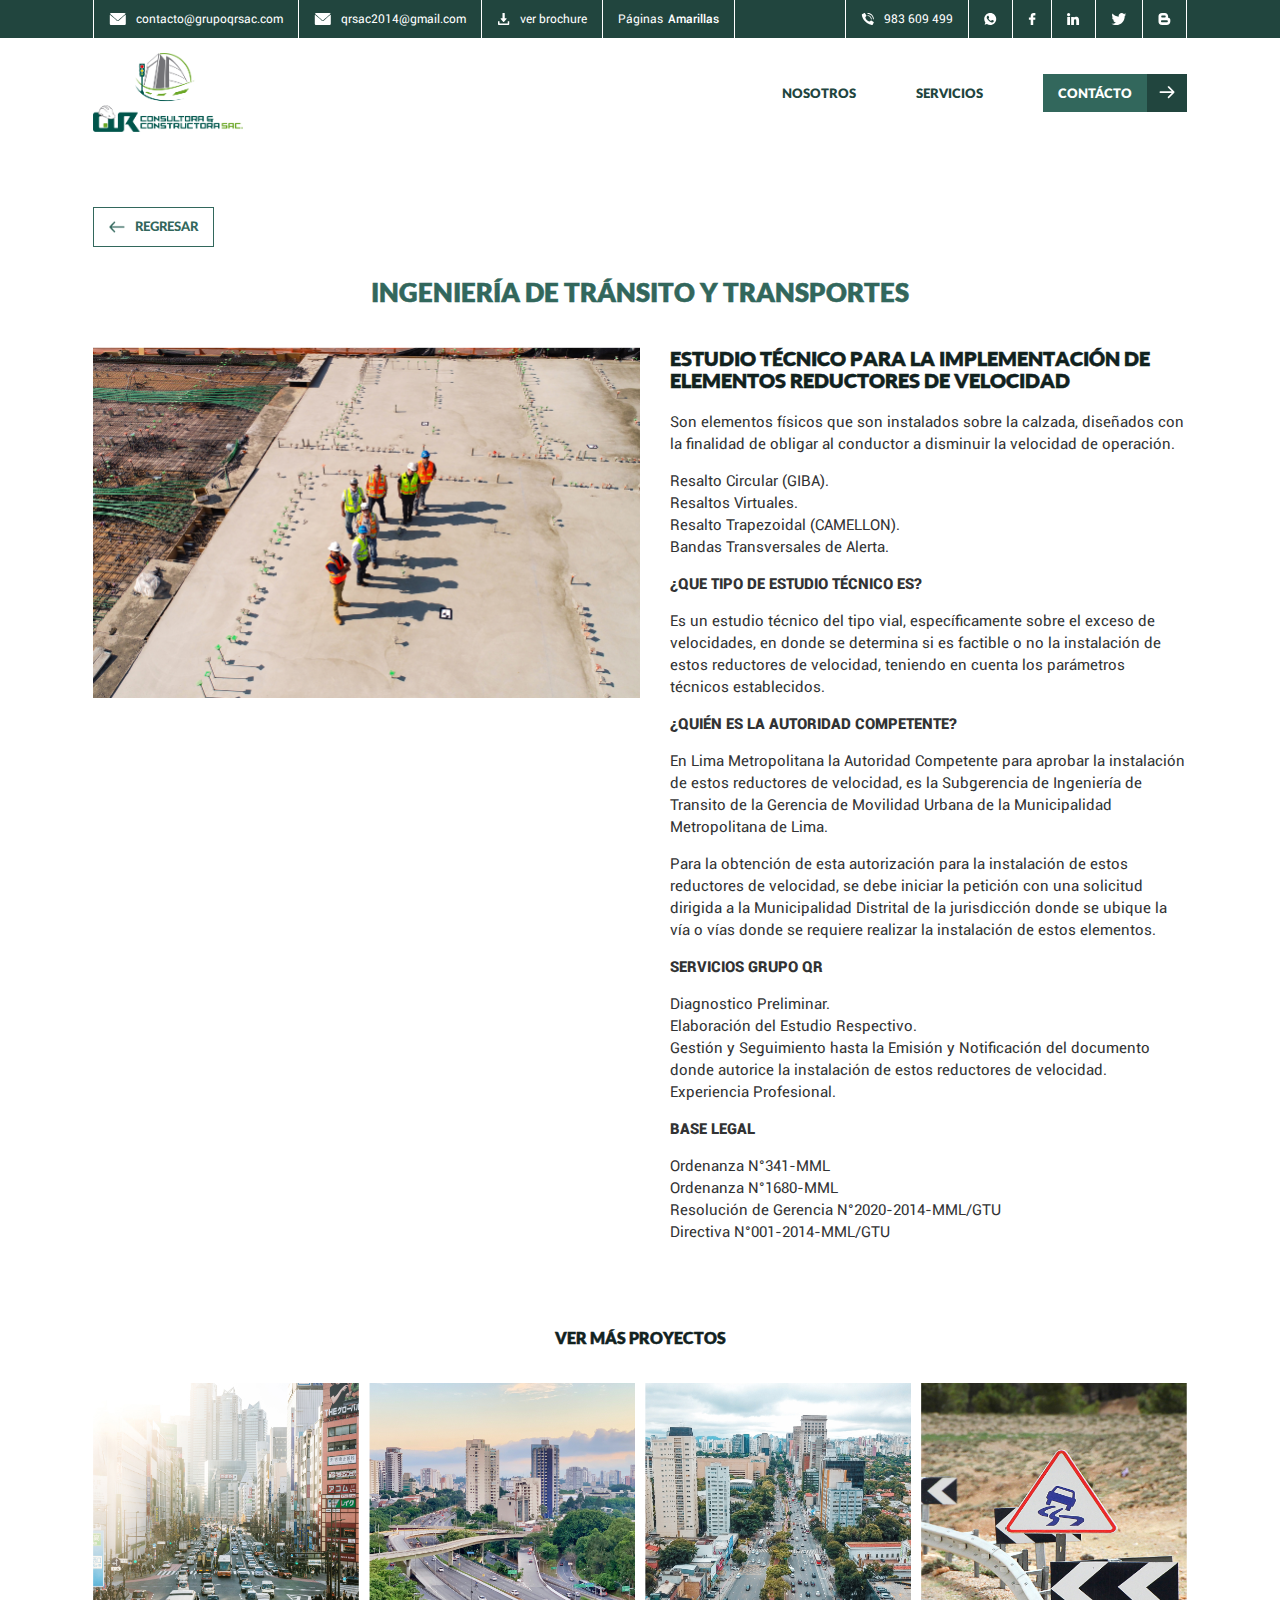
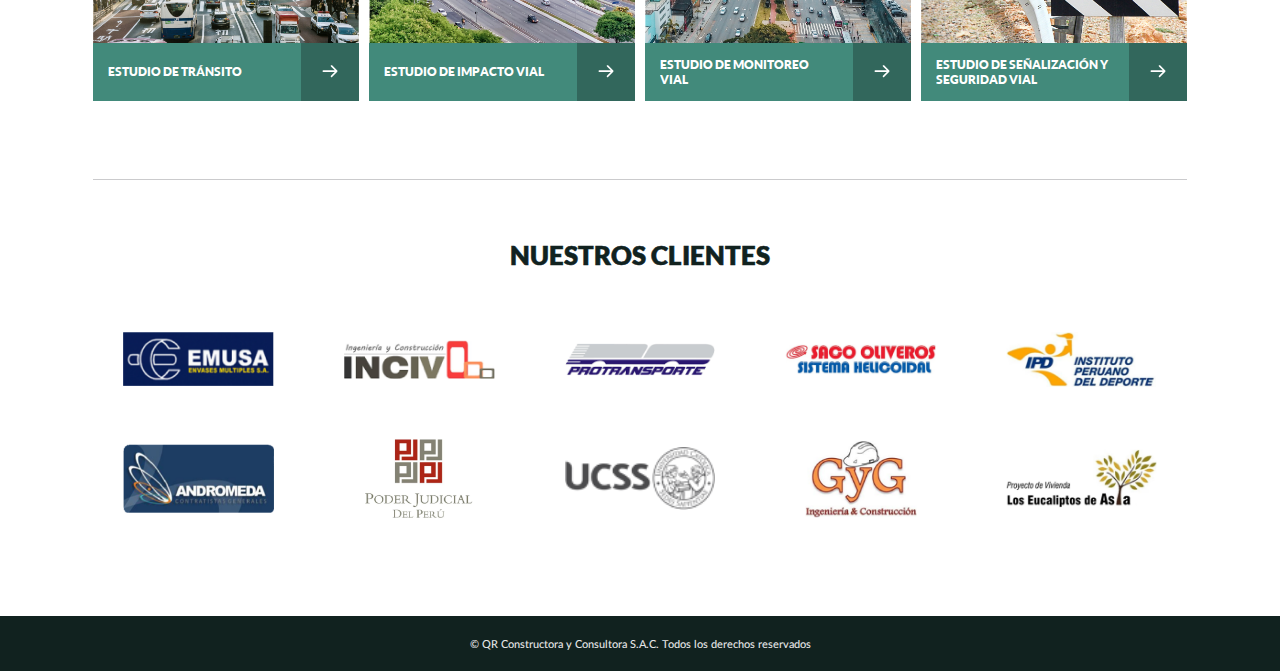
<file: estudio-tecnico-para-la-implementacion-de-elementos-reductores-de-velocidad.html>
<!DOCTYPE html>
<html lang="es">
  <head>
    <!-- Global site tag (gtag.js) - Google Analytics -->
<script async src="https://www.googletagmanager.com/gtag/js?id=G-ZJ2PSQ1S6S"></script>
<script>
  window.dataLayer = window.dataLayer || [];
  function gtag(){dataLayer.push(arguments);}
  gtag('js', new Date());

  gtag('config', 'G-ZJ2PSQ1S6S');
</script>
    <meta charset="UTF-8" />
    <meta http-equiv="X-UA-Compatible" content="IE=edge" />
    <meta name="viewport" content="width=device-width, initial-scale=1.0" />
    <link rel="stylesheet" href="css/style.css" />
    <link rel="stylesheet" href="css/owl.carousel.css" />
    <link rel="stylesheet" href="css/responsive.css" />
    <title>QR Consultora y Constructora S.A.C.</title>
  </head>
  <body>
    <header>
      <div class="ui-header-top">
        <div class="ui-header-top__box ui-container">
          <ul class="ui-header-top-list">
            <li>
              <a href="mailto:contacto@grupoqrsac.com" class="ui-header-top-list-link">
                <figure
                  class="ui-header-top-list-link__figure ui-header-top-list-link__figure--margin-right"
                >
                  <img src="img/icons/icon-email.svg" alt="" />
                </figure>
                <span>
                  contacto@grupoqrsac.com
                </span>
              </a>
            </li>
            <li>
              <a href="mailto:qrsac2014@gmail.com" class="ui-header-top-list-link">
                <figure
                  class="ui-header-top-list-link__figure ui-header-top-list-link__figure--margin-right"
                >
                  <img src="img/icons/icon-email.svg" alt="" />
                </figure>
                <span>
                  qrsac2014@gmail.com
                </span>
              </a>
            </li>
            <li>
              <a href="/pdf/brochure-qr-consultora-y-constructora-sac.pdf" class="ui-header-top-list-link" target="_blank">
                <figure
                  class="ui-header-top-list-link__figure ui-header-top-list-link__figure--margin-right"
                >
                  <img src="img/icons/icon-download.svg" alt="" />
                </figure>
                <span>
                  ver brochure
                </span>
              </a>
            </li>
            <li>
              <a href="https://www.paginasamarillas.com.pe/empresas/qr-consultora-y-constructora-sac/comas-80631197" class="ui-header-top-list-link ui-header-top-list-link--page-yellow" target="_blank">
                <span>
                  Páginas
                </span>
                <span>
                  Amarillas
                </span>
              </a>
            </li>
          </ul>
          <ul class="ui-header-top-list">
            <li>
              <a href="tel:+51983609499" class="ui-header-top-list-link">
                <figure class="ui-header-top-list-link__figure ui-header-top-list-link__figure--margin-right">
                  <img src="img/icons/icon-phone.svg" alt="" />
                </figure>
                <span>
                  983 609 499
                </span>
              </a>
            </li>
            <li>
              <a href="https://wa.me/51983609499?text=Hola%20QR%20Consultora%20y%20Constructora%20SAC" class="ui-header-top-list-link" target="_blank">
                <figure class="ui-header-top-list-link__figure">
                  <img src="img/icons/icon-whatsapp.svg" alt="" />
                </figure>
              </a>
            </li>
            <li>
              <a href="https://www.facebook.com/qr.consultores" class="ui-header-top-list-link" target="_blank">
                <figure class="ui-header-top-list-link__figure">
                  <img src="img/icons/icon-facebook.svg" alt="" />
                </figure>
              </a>
            </li>
            <li>
              <a href="https://www.linkedin.com/checkpoint/challengesV2/AQFUcY1yalVhBwAAAXfaHliNc3Pa6fabhmJdK09zPeX9hMfOIUM_fYAIL2bv32jZKCMyQRujXSj3CpC52_dGCSGTTMtHnvE-BA" class="ui-header-top-list-link" target="_blank">
                <figure class="ui-header-top-list-link__figure">
                  <img src="img/icons/icon-linkedin.svg" alt="" />
                </figure>
              </a>
            </li>
            <li>
              <a href="https://twitter.com/qrsac2014" class="ui-header-top-list-link" target="_blank">
                <figure class="ui-header-top-list-link__figure">
                  <img src="img/icons/icon-twitter.svg" alt="" />
                </figure>
              </a>
            </li>
            <li>
              <a href="http://qrsac.blogspot.com/" class="ui-header-top-list-link" target="_blank">
                <figure class="ui-header-top-list-link__figure">
                  <img src="img/icons/icon-blogger.svg" alt="" />
                </figure>
              </a>
            </li>
          </ul>
        </div>
      </div>
      <div class="ui-header-navigation">
        <div class="ui-header-navigation__box ui-container">
          <a href="index.html" class="ui-brand-qr">
            <figure class="ui-brand-qr__figure">
              <img src="img/icons/brand-qr.png" alt="" />
            </figure>
          </a>
          <nav class="ui-nav">
            <ul class="ui-header-top-list ui-header-top-list--movil">
              <li>
                <a href="mailto:contacto@grupoqrsac.com" class="ui-header-top-list-link ui-header-top-list-link--movil">
                  <figure
                    class="ui-header-top-list-link__figure ui-header-top-list-link__figure--margin-right"
                  >
                    <img src="img/icons/icon-email.svg" alt="" />
                  </figure>
                  <span>
                    contacto@grupoqrsac.com
                  </span>
                </a>
              </li>
              <li>
                <a href="/pdf/brochure-qr-consultora-y-constructora-sac.pdf" class="ui-header-top-list-link ui-header-top-list-link--movil" target="_blank">
                  <figure
                    class="ui-header-top-list-link__figure ui-header-top-list-link__figure--margin-right"
                  >
                    <img src="img/icons/icon-download.svg" alt="" />
                  </figure>
                  <span>
                    ver brochure
                  </span>
                </a>
              </li>
              <li>
                <a href="https://www.paginasamarillas.com.pe/empresas/qr-consultora-y-constructora-sac/comas-80631197" class="ui-header-top-list-link ui-header-top-list-link--page-yellow" target="_blank">
                  <span>
                    Páginas
                  </span>
                  <span>
                    Amarillas
                  </span>
                </a>
              </li>
            </ul>
            <ul class="ui-nav-list">
              <li><a href="nosotros.html" class="ui-nav-link"> Nosotros </a></li>
              <li><a href="servicios.html" class="ui-nav-link">Servicios</a></li>
              <li>
                <a href="contacto.html" class="ui-nav-link ui-nav-link--button ui-nav-link--button--movil">
                  <span class="ui-nav-link__text">Contácto</span>
                  <div class="ui-nav-link-icon ui-nav-link-icon--movil">
                    <figure class="ui-nav-link-icon__figure">
                      <img src="img/icons/icon-arrow-right.svg" alt="" />
                    </figure>
                  </div>
                </a>
              </li>
            </ul>
            <ul class="ui-header-top-list ui-header-top-list--movil ui-header-top-list--movil-flex">
              <li>
                <a href="tel:+51983609499" class="ui-header-top-list-link">
                  <figure class="ui-header-top-list-link__figure">
                    <img src="img/icons/icon-phone.svg" alt="" />
                  </figure>
                </a>
              </li>
              <li>
                <a href="https://wa.me/51983609499?text=Hola%20QR%20Consultora%20y%20Constructora%20SAC" class="ui-header-top-list-link" target="_blank">
                  <figure class="ui-header-top-list-link__figure">
                    <img src="img/icons/icon-whatsapp.svg" alt="" />
                  </figure>
                </a>
              </li>
              <li>
                <a href="https://www.facebook.com/qr.consultores" class="ui-header-top-list-link" target="_blank">
                  <figure class="ui-header-top-list-link__figure">
                    <img src="img/icons/icon-facebook.svg" alt="" />
                  </figure>
                </a>
              </li>
              <li>
                <a href="https://www.linkedin.com/checkpoint/challengesV2/AQFUcY1yalVhBwAAAXfaHliNc3Pa6fabhmJdK09zPeX9hMfOIUM_fYAIL2bv32jZKCMyQRujXSj3CpC52_dGCSGTTMtHnvE-BA" class="ui-header-top-list-link" target="_blank">
                  <figure class="ui-header-top-list-link__figure">
                    <img src="img/icons/icon-linkedin.svg" alt="" />
                  </figure>
                </a>
              </li>
              <li>
                <a href="https://twitter.com/qrsac2014" class="ui-header-top-list-link" target="_blank">
                  <figure class="ui-header-top-list-link__figure">
                    <img src="img/icons/icon-twitter.svg" alt="" />
                  </figure>
                </a>
              </li>
              <li>
                <a href="http://qrsac.blogspot.com/" class="ui-header-top-list-link" target="_blank">
                  <figure class="ui-header-top-list-link__figure">
                    <img src="img/icons/icon-blogger.svg" alt="" />
                  </figure>
                </a>
              </li>
            </ul>

            <figure class="ui-close">
              <img src="img/icons/icon-close.svg" alt="">
            </figure>
          </nav>
          <div class="ui-button-movil">
            <span></span>
            <span></span>
            <span></span>
          </div>
        </div>
      </div>
    </header>

    <section class="ui-section">
      <div class="ui-section__box ui-container">
        <div class="ui-back ui-margin-bottom-30">
          <a
            href="servicios.html#ingenieria-de-transito-y-transportes"
            class="ui-back-link"
          >
            <figure class="ui-back-link__figure">
              <img src="img/icons/icon-arrow-left-32675C.png" alt="" />
            </figure>
            <span class="ui-back-link__text">Regresar</span>
          </a>
        </div>
        <div class="ui-header-section ui-margin-bottom-40">
          <div class="ui-title ui-title--32675C">
            ingeniería de tránsito y transportes
          </div>
        </div>
        <div
          class="ui-section__box ui-section__box--we ui-section__box--we--service ui-margin-bottom-60"
        >
          <div
            class="ui-we-bg"
            style="background-image: url(img/home/bg-we.jpg)"
          ></div>
          <div class="ui-we-content ui-padding-left-30">
            <div
              class="ui-header-section ui-header-section--we ui-margin-bottom-20"
            >
              <h2 class="ui-title ui-title--11221F ui-title--subtitle">
                Estudio Técnico para la Implementación de elementos reductores de velocidad
              </h2>
            </div>
            <div class="ui-paragraph ui-margin-bottom-20">
              <p>
                Son elementos físicos que son instalados sobre la calzada, diseñados con la finalidad de obligar al conductor a disminuir la velocidad de operación.
              </p>
              
              <p>
                <ul>
                  <li>
                    <p>
                      Resalto Circular (GIBA).
                    </p>
                  </li>
                  <li>
                    <p>
                      Resaltos Virtuales.
                    </p>
                  </li>
                  <li>
                    <p>
                      Resalto Trapezoidal (CAMELLON).
                    </p>
                  </li>
                  <li>
                    <p>
                      Bandas Transversales de Alerta.
                    </p>
                  </li>
                </ul>
              </p>

              <p class="ui-font-roboto-black">
                ¿QUE TIPO DE ESTUDIO TÉCNICO ES?
              </p>

              <p>
                Es un estudio técnico del tipo vial, específicamente sobre el exceso de velocidades, en donde se determina si es factible o no la instalación de estos reductores de velocidad, teniendo en cuenta los parámetros técnicos establecidos.
              </p>

              <p class="ui-font-roboto-black">
                ¿QUIÉN ES LA AUTORIDAD COMPETENTE?
              </p>

              <p>
                En Lima Metropolitana la Autoridad Competente para aprobar la instalación de estos reductores de velocidad, es la Subgerencia de Ingeniería de Transito de la Gerencia de Movilidad Urbana de la Municipalidad Metropolitana de Lima.
              </p>

              <p>
                Para la obtención de esta autorización para la instalación de estos reductores de velocidad, se debe iniciar la petición con una solicitud dirigida a la Municipalidad Distrital de la jurisdicción donde se ubique la vía o vías donde se requiere realizar la instalación de estos elementos.
              </p>

              <p class="ui-font-roboto-black">
                SERVICIOS GRUPO QR
              </p>

              <p>
                <ul>
                  <li>
                    <p>
                      Diagnostico Preliminar.
                    </p>
                  </li>
                  <li>
                    <p>
                      Elaboración del Estudio Respectivo.
                    </p>
                  </li>
                  <li>
                    <p>
                      Gestión y Seguimiento hasta la Emisión y Notificación del documento donde autorice la instalación de estos reductores de velocidad.
                    </p>
                  </li>
                  <li>
                    <p>
                      Experiencia Profesional.
                    </p>
                  </li>
                </ul>
              </p>

              <p class="ui-font-roboto-black">
                BASE LEGAL
              </p>

              <p>
                <ul>
                  <li>
                    <p>
                      Ordenanza N°341-MML
                    </p>
                  </li>
                  <li>
                    <p>
                      Ordenanza N°1680-MML
                    </p>
                  </li>
                  <li>
                    <p>
                      Resolución de Gerencia N°2020-2014-MML/GTU
                    </p>
                  </li>
                  <li>
                    <p>
                      Directiva N°001-2014-MML/GTU
                    </p>
                  </li>
                </ul>
              </p>
            </div>
          </div>
        </div>
        <div>
          <div class="ui-header-section ui-margin-bottom-30">
            <h3 class="ui-title ui-title--11221F ui-title--see-projects">
              Ver más proyectos
            </h3>
          </div>
          <div class="ui-carousel">
            <div class="owl-carousel ui-carousel-see-projects">
              <div class="item">
                <a href="estudio-de-transito.html" class="ui-service-item">
                  <div
                    class="ui-service-item__bg"
                    style="
                      background-image: url(img/services/ingenieria-de-transito-y-transporte/servicio-estudio-de-transito.jpg);
                    "
                  ></div>
                  <button
                    class="tablinks tablinks--service tablinks--service-link tablinks--service-428A7B"
                  >
                    <span class="ui-nav-link__text ui-nav-link__text--service"
                      >Estudio de tránsito</span
                    >
                    <div
                      class="ui-nav-link-icon ui-nav-link-icon--service ui-nav-link-icon--service-32675C"
                    >
                      <figure class="ui-nav-link-icon__figure">
                        <img src="img/icons/icon-arrow-right.svg" alt="" />
                      </figure>
                    </div>
                  </button>
                </a>
              </div>

              <div class="item">
                <a href="estudio-de-impacto-vial.html" class="ui-service-item">
                  <div
                    class="ui-service-item__bg"
                    style="
                      background-image: url(img/services/ingenieria-de-transito-y-transporte/servicio-estudio-de-impacto-vial.jpg);
                    "
                  ></div>
                  <button
                    class="tablinks tablinks--service tablinks--service-link tablinks--service-428A7B"
                  >
                    <span class="ui-nav-link__text ui-nav-link__text--service"
                      >Estudio de impacto vial</span
                    >
                    <div
                      class="ui-nav-link-icon ui-nav-link-icon--service ui-nav-link-icon--service-32675C"
                    >
                      <figure class="ui-nav-link-icon__figure">
                        <img src="img/icons/icon-arrow-right.svg" alt="" />
                      </figure>
                    </div>
                  </button>
                </a>
              </div>

              <div class="item">
                <a
                  href="estudio-de-monitoreo-vial.html"
                  class="ui-service-item"
                >
                  <div
                    class="ui-service-item__bg"
                    style="
                      background-image: url(img/services/ingenieria-de-transito-y-transporte/servicio-estudio-de-monitoreo-vial.jpg);
                    "
                  ></div>
                  <button
                    class="tablinks tablinks--service tablinks--service-link tablinks--service-428A7B"
                  >
                    <span class="ui-nav-link__text ui-nav-link__text--service"
                      >Estudio de monitoreo vial</span
                    >
                    <div
                      class="ui-nav-link-icon ui-nav-link-icon--service ui-nav-link-icon--service-32675C"
                    >
                      <figure class="ui-nav-link-icon__figure">
                        <img src="img/icons/icon-arrow-right.svg" alt="" />
                      </figure>
                    </div>
                  </button>
                </a>
              </div>

              <div class="item">
                <a
                  href="estudio-de-senalizacion-y-seguridad-vial.html"
                  class="ui-service-item"
                >
                  <div
                    class="ui-service-item__bg"
                    style="
                      background-image: url(img/services/ingenieria-de-transito-y-transporte/servicio-estudio-de-senalizacion-y-seguridad-vial.jpg);
                    "
                  ></div>
                  <button
                    class="tablinks tablinks--service tablinks--service-link tablinks--service-428A7B"
                  >
                    <span class="ui-nav-link__text ui-nav-link__text--service"
                      >Estudio de Señalización y Seguridad Vial</span
                    >
                    <div
                      class="ui-nav-link-icon ui-nav-link-icon--service ui-nav-link-icon--service-32675C"
                    >
                      <figure class="ui-nav-link-icon__figure">
                        <img src="img/icons/icon-arrow-right.svg" alt="" />
                      </figure>
                    </div>
                  </button>
                </a>
              </div>

              <div class="item">
                <a
                  href="estudio-de-semaforizacion.html"
                  class="ui-service-item"
                >
                  <div
                    class="ui-service-item__bg"
                    style="
                      background-image: url(img/services/ingenieria-de-transito-y-transporte/servicio-estudio-de-semaforizacion.jpg);
                    "
                  ></div>
                  <button
                    class="tablinks tablinks--service tablinks--service-link tablinks--service-428A7B"
                  >
                    <span class="ui-nav-link__text ui-nav-link__text--service"
                      >Estudio de Semaforización</span
                    >
                    <div
                      class="ui-nav-link-icon ui-nav-link-icon--service ui-nav-link-icon--service-32675C"
                    >
                      <figure class="ui-nav-link-icon__figure">
                        <img src="img/icons/icon-arrow-right.svg" alt="" />
                      </figure>
                    </div>
                  </button>
                </a>
              </div>

              <div class="item">
                <a
                  href="estudio-tecnico-de-cambio-de-sentido-de-circulacion.html"
                  class="ui-service-item"
                >
                  <div
                    class="ui-service-item__bg"
                    style="
                      background-image: url(img/services/ingenieria-de-transito-y-transporte/servicio-estudio-tecnico-de-cambio-de-sentido-de-circulacion.jpg);
                    "
                  ></div>
                  <button
                    class="tablinks tablinks--service tablinks--service-link tablinks--service-428A7B"
                  >
                    <span class="ui-nav-link__text ui-nav-link__text--service"
                      >Estudio Técnico de Cambio de Sentido de Circulación</span
                    >
                    <div
                      class="ui-nav-link-icon ui-nav-link-icon--service ui-nav-link-icon--service-32675C"
                    >
                      <figure class="ui-nav-link-icon__figure">
                        <img src="img/icons/icon-arrow-right.svg" alt="" />
                      </figure>
                    </div>
                  </button>
                </a>
              </div>

              <div class="item">
                <a
                  href="estudio-tecnico-para-la-implementacion-de-elementos-reductores-de-velocidad.html"
                  class="ui-service-item"
                >
                  <div
                    class="ui-service-item__bg"
                    style="
                      background-image: url(img/services/ingenieria-de-transito-y-transporte/servicio-estudio-tecnico-para-la-implementacion-de-elementos-reductores-de-velocidad.jpg);
                    "
                  ></div>
                  <button
                    class="tablinks tablinks--service tablinks--service-link tablinks--service-428A7B"
                  >
                    <span class="ui-nav-link__text ui-nav-link__text--service"
                      >Estudio Técnico para la Implementación de elementos
                      reductores de velocidad</span
                    >
                    <div
                      class="ui-nav-link-icon ui-nav-link-icon--service ui-nav-link-icon--service-32675C"
                    >
                      <figure class="ui-nav-link-icon__figure">
                        <img src="img/icons/icon-arrow-right.svg" alt="" />
                      </figure>
                    </div>
                  </button>
                </a>
              </div>

              <div class="item">
                <a
                  href="estudio-de-planes-de-desvios-de-transito.html"
                  class="ui-service-item"
                >
                  <div
                    class="ui-service-item__bg"
                    style="
                      background-image: url(img/services/ingenieria-de-transito-y-transporte/servicio-estudio-de-planes-de-desvios-de-transito.jpg);
                    "
                  ></div>
                  <button
                    class="tablinks tablinks--service tablinks--service-link tablinks--service-428A7B"
                  >
                    <span class="ui-nav-link__text ui-nav-link__text--service"
                      >Estudio de Planes de Desvíos de Tránsito</span
                    >
                    <div
                      class="ui-nav-link-icon ui-nav-link-icon--service ui-nav-link-icon--service-32675C"
                    >
                      <figure class="ui-nav-link-icon__figure">
                        <img src="img/icons/icon-arrow-right.svg" alt="" />
                      </figure>
                    </div>
                  </button>
                </a>
              </div>

              <div class="item">
                <a href="estudio-de-trafico.html" class="ui-service-item">
                  <div
                    class="ui-service-item__bg"
                    style="
                      background-image: url(img/services/ingenieria-de-transito-y-transporte/servicio-estudio-de-trafico.jpg);
                    "
                  ></div>
                  <button
                    class="tablinks tablinks--service tablinks--service-link tablinks--service-428A7B"
                  >
                    <span class="ui-nav-link__text ui-nav-link__text--service"
                      >Estudio de Tráfico</span
                    >
                    <div
                      class="ui-nav-link-icon ui-nav-link-icon--service ui-nav-link-icon--service-32675C"
                    >
                      <figure class="ui-nav-link-icon__figure">
                        <img src="img/icons/icon-arrow-right.svg" alt="" />
                      </figure>
                    </div>
                  </button>
                </a>
              </div>
            </div>
          </div>
        </div>
      </div>
    </section>

    <div class="ui-line">
      <div class="ui-line__box ui-container"></div>
    </div>

    <section class="ui-section">
      <div class="ui-section__box ui-container">
        <div class="ui-header-section ui-margin-bottom-30">
          <h2 class="ui-title ui-title--11221F">Nuestros clientes</h2>
        </div>
        <div class="ui-brand">
          <div class="owl-carousel ui-carousel-brand">
            <div class="item">
              <div class="ui-brand-items">
                <div class="ui-brand-item">
                  <div
                    class="ui-brand-item__figure"
                    style="background-image: url(img/brands/brand-emusa.png)"
                  ></div>
                </div>
                <div class="ui-brand-item">
                  <div
                    class="ui-brand-item__figure"
                    style="
                      background-image: url(img/brands/brand-andromeda.png);
                    "
                  ></div>
                </div>
              </div>
            </div>

            <div class="item">
              <div class="ui-brand-items">
                <div class="ui-brand-item">
                  <div
                    class="ui-brand-item__figure"
                    style="background-image: url(img/brands/brand-incivo.png)"
                  ></div>
                </div>
                <div class="ui-brand-item">
                  <div
                    class="ui-brand-item__figure"
                    style="
                      background-image: url(img/brands/brand-poder-judicial.png);
                    "
                  ></div>
                </div>
              </div>
            </div>

            <div class="item">
              <div class="ui-brand-items">
                <div class="ui-brand-item">
                  <div
                    class="ui-brand-item__figure"
                    style="
                      background-image: url(img/brands/brand-protransporte.png);
                    "
                  ></div>
                </div>
                <div class="ui-brand-item">
                  <div
                    class="ui-brand-item__figure"
                    style="background-image: url(img/brands/brand-ucss.png)"
                  ></div>
                </div>
              </div>
            </div>

            <div class="item">
              <div class="ui-brand-items">
                <div class="ui-brand-item">
                  <div
                    class="ui-brand-item__figure"
                    style="
                      background-image: url(img/brands/brand-saco-oliveros.png);
                    "
                  ></div>
                </div>
                <div class="ui-brand-item">
                  <div
                    class="ui-brand-item__figure"
                    style="
                      background-image: url(img/brands/brand-ingenieria-y-construccion.png);
                    "
                  ></div>
                </div>
              </div>
            </div>

            <div class="item">
              <div class="ui-brand-items">
                <div class="ui-brand-item">
                  <div
                    class="ui-brand-item__figure"
                    style="background-image: url(img/brands/brand-ipd.png)"
                  ></div>
                </div>
                <div class="ui-brand-item">
                  <div
                    class="ui-brand-item__figure"
                    style="
                      background-image: url(img/brands/brand-los-eucaliptos-de-asia.png);
                    "
                  ></div>
                </div>
              </div>
            </div>

            <div class="item">
              <div class="ui-brand-items">
                <div class="ui-brand-item">
                  <div
                    class="ui-brand-item__figure"
                    style="background-image: url(img/brands/brand-isabella.png)"
                  ></div>
                </div>
                <div class="ui-brand-item">
                  <div
                    class="ui-brand-item__figure"
                    style="background-image: url(img/brands/brand-cimac.png)"
                  ></div>
                </div>
              </div>
            </div>

            <div class="item">
              <div class="ui-brand-items">
                <div class="ui-brand-item">
                  <div
                    class="ui-brand-item__figure"
                    style="
                      background-image: url(img/brands/brand-luz-del-sur.png);
                    "
                  ></div>
                </div>
                <div class="ui-brand-item">
                  <div
                    class="ui-brand-item__figure"
                    style="
                      background-image: url(img/brands/brand-zegel-ipae.png);
                    "
                  ></div>
                </div>
              </div>
            </div>

            <div class="item">
              <div class="ui-brand-items">
                <div class="ui-brand-item">
                  <div
                    class="ui-brand-item__figure"
                    style="background-image: url(img/brands/brand-tower.png)"
                  ></div>
                </div>
                <div class="ui-brand-item">
                  <div
                    class="ui-brand-item__figure"
                    style="background-image: url(img/brands/brand-minsur.png)"
                  ></div>
                </div>
              </div>
            </div>

            <div class="item">
              <div class="ui-brand-items">
                <div class="ui-brand-item">
                  <div
                    class="ui-brand-item__figure"
                    style="background-image: url(img/brands/brand-unife.png)"
                  ></div>
                </div>
                <div class="ui-brand-item">
                  <div
                    class="ui-brand-item__figure"
                    style="
                      background-image: url(img/brands/brand-plan-copesco.png);
                    "
                  ></div>
                </div>
              </div>
            </div>

            <div class="item">
              <div class="ui-brand-items">
                <div class="ui-brand-item">
                  <div
                    class="ui-brand-item__figure"
                    style="background-image: url(img/brands/brand-bisa.png)"
                  ></div>
                </div>
                <div class="ui-brand-item">
                  <div
                    class="ui-brand-item__figure"
                    style="
                      background-image: url(img/brands/brand-g-n-rojas.png);
                    "
                  ></div>
                </div>
              </div>
            </div>

            <div class="item">
              <div class="ui-brand-items">
                <div class="ui-brand-item">
                  <div
                    class="ui-brand-item__figure"
                    style="
                      background-image: url(img/brands/brand-grupo-proyfe.png);
                    "
                  ></div>
                </div>
                <div class="ui-brand-item">
                  <div
                    class="ui-brand-item__figure"
                    style="background-image: url(img/brands/brand-cesel.png)"
                  ></div>
                </div>
              </div>
            </div>

            <div class="item">
              <div class="ui-brand-items">
                <div class="ui-brand-item">
                  <div
                    class="ui-brand-item__figure"
                    style="background-image: url(img/brands/brand-conhydra.png)"
                  ></div>
                </div>
                <div class="ui-brand-item">
                  <div
                    class="ui-brand-item__figure"
                    style="background-image: url(img/brands/brand-adc.png)"
                  ></div>
                </div>
              </div>
            </div>
          </div>
        </div>
      </div>
    </section>

    <footer class="ui-footer">
      <div class="ui-footer__box ui-container">
        <span
          class="ui-footer-link"
        >
          © QR Constructora y Consultora S.A.C. Todos los derechos reservados
        </span>
      </div>
    </footer>

    <script src="js/jquery-2.2.4.min.js"></script>
    <script src="js/owl.carousel.js"></script>
    <script src="js/services-internal.js"></script>
    <script src="js/brand.js"></script>
    <script src="js/general.js"></script>
  </body>
</html>
</file>
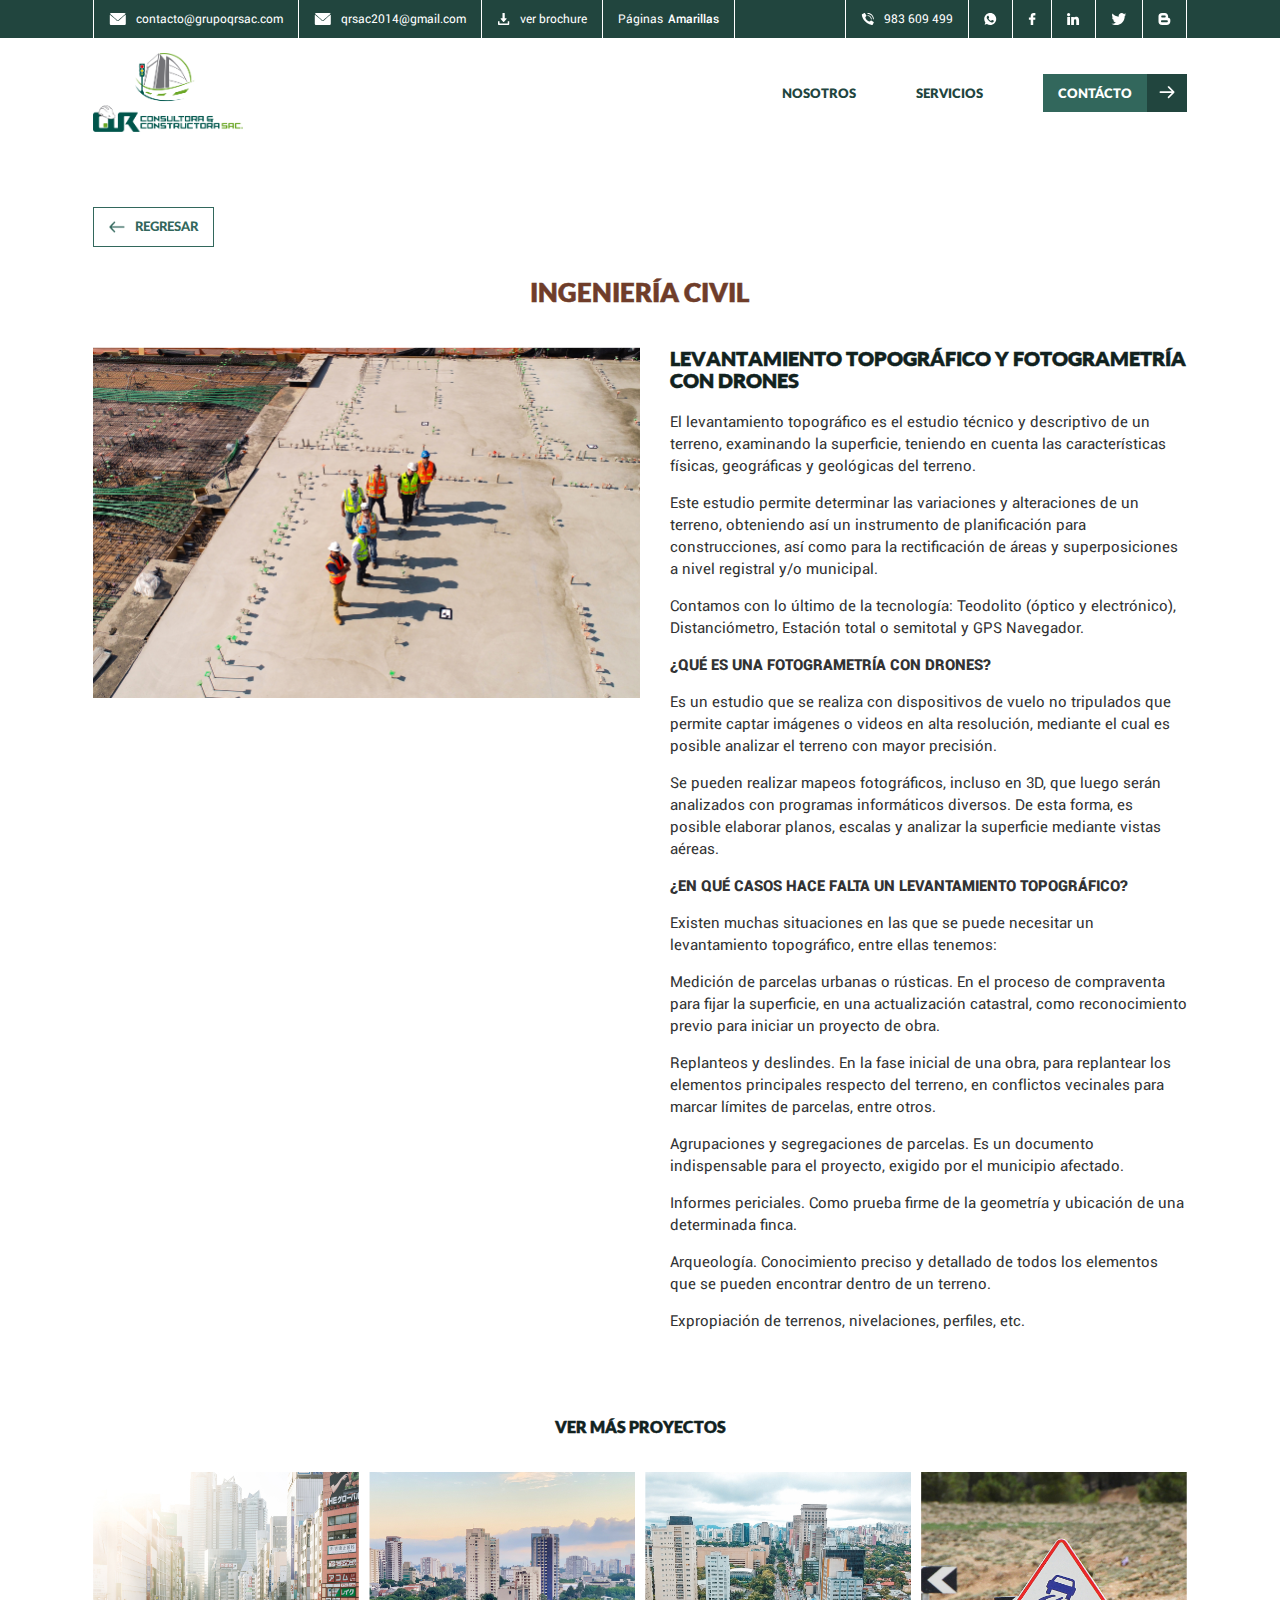
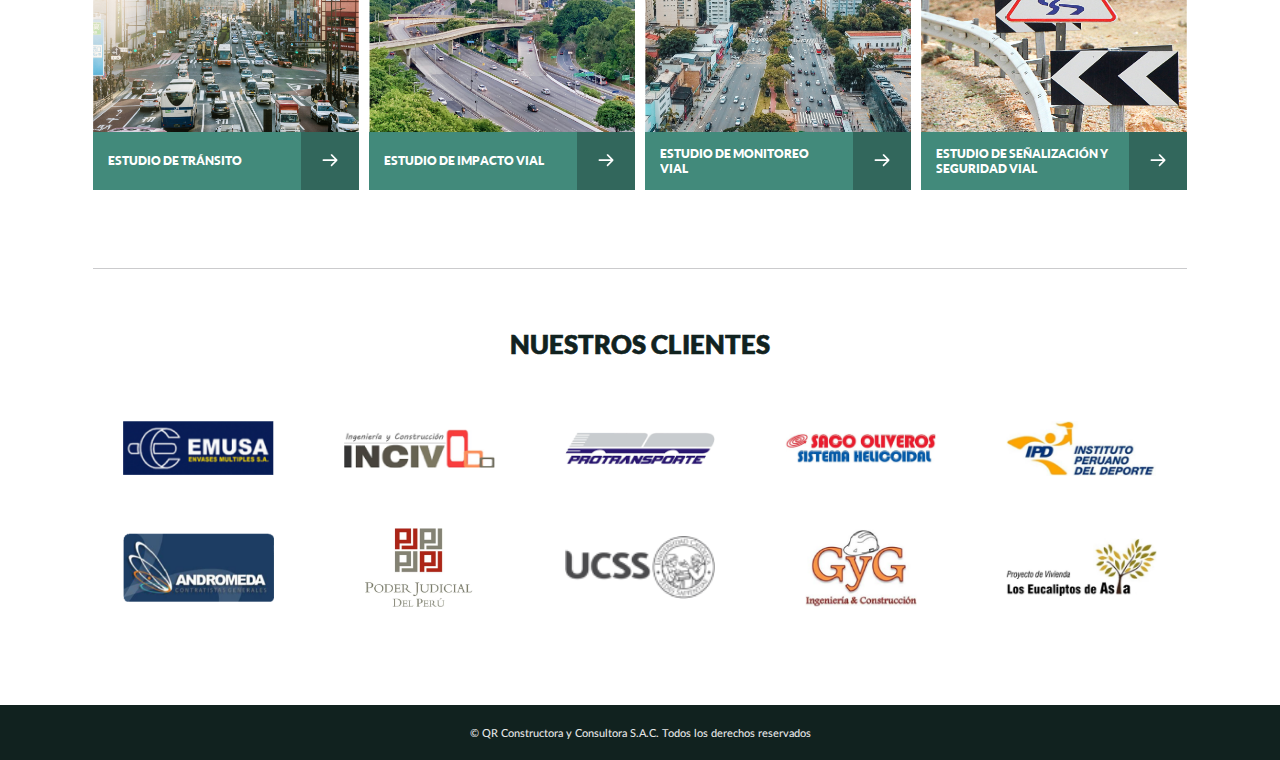
<file: levantamiento-topografico-y-fotogrametria-con-drones.html>
<!DOCTYPE html>
<html lang="es">
  <head>
    <!-- Global site tag (gtag.js) - Google Analytics -->
<script async src="https://www.googletagmanager.com/gtag/js?id=G-ZJ2PSQ1S6S"></script>
<script>
  window.dataLayer = window.dataLayer || [];
  function gtag(){dataLayer.push(arguments);}
  gtag('js', new Date());

  gtag('config', 'G-ZJ2PSQ1S6S');
</script>
    <meta charset="UTF-8" />
    <meta http-equiv="X-UA-Compatible" content="IE=edge" />
    <meta name="viewport" content="width=device-width, initial-scale=1.0" />
    <link rel="stylesheet" href="css/style.css" />
    <link rel="stylesheet" href="css/owl.carousel.css" />
    <link rel="stylesheet" href="css/responsive.css" />
    <title>QR Consultora y Constructora S.A.C.</title>
  </head>
  <body>
    <header>
      <div class="ui-header-top">
        <div class="ui-header-top__box ui-container">
          <ul class="ui-header-top-list">
            <li>
              <a href="mailto:contacto@grupoqrsac.com" class="ui-header-top-list-link">
                <figure
                  class="ui-header-top-list-link__figure ui-header-top-list-link__figure--margin-right"
                >
                  <img src="img/icons/icon-email.svg" alt="" />
                </figure>
                <span>
                  contacto@grupoqrsac.com
                </span>
              </a>
            </li>
            <li>
              <a href="mailto:qrsac2014@gmail.com" class="ui-header-top-list-link">
                <figure
                  class="ui-header-top-list-link__figure ui-header-top-list-link__figure--margin-right"
                >
                  <img src="img/icons/icon-email.svg" alt="" />
                </figure>
                <span>
                  qrsac2014@gmail.com
                </span>
              </a>
            </li>
            <li>
              <a href="/pdf/brochure-qr-consultora-y-constructora-sac.pdf" class="ui-header-top-list-link" target="_blank">
                <figure
                  class="ui-header-top-list-link__figure ui-header-top-list-link__figure--margin-right"
                >
                  <img src="img/icons/icon-download.svg" alt="" />
                </figure>
                <span>
                  ver brochure
                </span>
              </a>
            </li>
            <li>
              <a href="https://www.paginasamarillas.com.pe/empresas/qr-consultora-y-constructora-sac/comas-80631197" class="ui-header-top-list-link ui-header-top-list-link--page-yellow" target="_blank">
                <span>
                  Páginas
                </span>
                <span>
                  Amarillas
                </span>
              </a>
            </li>
          </ul>
          <ul class="ui-header-top-list">
            <li>
              <a href="tel:+51983609499" class="ui-header-top-list-link">
                <figure class="ui-header-top-list-link__figure ui-header-top-list-link__figure--margin-right">
                  <img src="img/icons/icon-phone.svg" alt="" />
                </figure>
                <span>
                  983 609 499
                </span>
              </a>
            </li>
            <li>
              <a href="https://wa.me/51983609499?text=Hola%20QR%20Consultora%20y%20Constructora%20SAC" class="ui-header-top-list-link" target="_blank">
                <figure class="ui-header-top-list-link__figure">
                  <img src="img/icons/icon-whatsapp.svg" alt="" />
                </figure>
              </a>
            </li>
            <li>
              <a href="https://www.facebook.com/qr.consultores" class="ui-header-top-list-link" target="_blank">
                <figure class="ui-header-top-list-link__figure">
                  <img src="img/icons/icon-facebook.svg" alt="" />
                </figure>
              </a>
            </li>
            <li>
              <a href="https://www.linkedin.com/checkpoint/challengesV2/AQFUcY1yalVhBwAAAXfaHliNc3Pa6fabhmJdK09zPeX9hMfOIUM_fYAIL2bv32jZKCMyQRujXSj3CpC52_dGCSGTTMtHnvE-BA" class="ui-header-top-list-link" target="_blank">
                <figure class="ui-header-top-list-link__figure">
                  <img src="img/icons/icon-linkedin.svg" alt="" />
                </figure>
              </a>
            </li>
            <li>
              <a href="https://twitter.com/qrsac2014" class="ui-header-top-list-link" target="_blank">
                <figure class="ui-header-top-list-link__figure">
                  <img src="img/icons/icon-twitter.svg" alt="" />
                </figure>
              </a>
            </li>
            <li>
              <a href="http://qrsac.blogspot.com/" class="ui-header-top-list-link" target="_blank">
                <figure class="ui-header-top-list-link__figure">
                  <img src="img/icons/icon-blogger.svg" alt="" />
                </figure>
              </a>
            </li>
          </ul>
        </div>
      </div>
      <div class="ui-header-navigation">
        <div class="ui-header-navigation__box ui-container">
          <a href="index.html" class="ui-brand-qr">
            <figure class="ui-brand-qr__figure">
              <img src="img/icons/brand-qr.png" alt="" />
            </figure>
          </a>
          <nav class="ui-nav">
            <ul class="ui-header-top-list ui-header-top-list--movil">
              <li>
                <a href="mailto:contacto@grupoqrsac.com" class="ui-header-top-list-link ui-header-top-list-link--movil">
                  <figure
                    class="ui-header-top-list-link__figure ui-header-top-list-link__figure--margin-right"
                  >
                    <img src="img/icons/icon-email.svg" alt="" />
                  </figure>
                  <span>
                    contacto@grupoqrsac.com
                  </span>
                </a>
              </li>
              <li>
                <a href="/pdf/brochure-qr-consultora-y-constructora-sac.pdf" class="ui-header-top-list-link ui-header-top-list-link--movil" target="_blank">
                  <figure
                    class="ui-header-top-list-link__figure ui-header-top-list-link__figure--margin-right"
                  >
                    <img src="img/icons/icon-download.svg" alt="" />
                  </figure>
                  <span>
                    ver brochure
                  </span>
                </a>
              </li>
              <li>
                <a href="https://www.paginasamarillas.com.pe/empresas/qr-consultora-y-constructora-sac/comas-80631197" class="ui-header-top-list-link ui-header-top-list-link--page-yellow" target="_blank">
                  <span>
                    Páginas
                  </span>
                  <span>
                    Amarillas
                  </span>
                </a>
              </li>
            </ul>
            <ul class="ui-nav-list">
              <li><a href="nosotros.html" class="ui-nav-link"> Nosotros </a></li>
              <li><a href="servicios.html" class="ui-nav-link">Servicios</a></li>
              <li>
                <a href="contacto.html" class="ui-nav-link ui-nav-link--button ui-nav-link--button--movil">
                  <span class="ui-nav-link__text">Contácto</span>
                  <div class="ui-nav-link-icon ui-nav-link-icon--movil">
                    <figure class="ui-nav-link-icon__figure">
                      <img src="img/icons/icon-arrow-right.svg" alt="" />
                    </figure>
                  </div>
                </a>
              </li>
            </ul>
            <ul class="ui-header-top-list ui-header-top-list--movil ui-header-top-list--movil-flex">
              <li>
                <a href="tel:+51983609499" class="ui-header-top-list-link">
                  <figure class="ui-header-top-list-link__figure">
                    <img src="img/icons/icon-phone.svg" alt="" />
                  </figure>
                </a>
              </li>
              <li>
                <a href="https://wa.me/51983609499?text=Hola%20QR%20Consultora%20y%20Constructora%20SAC" class="ui-header-top-list-link" target="_blank">
                  <figure class="ui-header-top-list-link__figure">
                    <img src="img/icons/icon-whatsapp.svg" alt="" />
                  </figure>
                </a>
              </li>
              <li>
                <a href="https://www.facebook.com/qr.consultores" class="ui-header-top-list-link" target="_blank">
                  <figure class="ui-header-top-list-link__figure">
                    <img src="img/icons/icon-facebook.svg" alt="" />
                  </figure>
                </a>
              </li>
              <li>
                <a href="https://www.linkedin.com/checkpoint/challengesV2/AQFUcY1yalVhBwAAAXfaHliNc3Pa6fabhmJdK09zPeX9hMfOIUM_fYAIL2bv32jZKCMyQRujXSj3CpC52_dGCSGTTMtHnvE-BA" class="ui-header-top-list-link" target="_blank">
                  <figure class="ui-header-top-list-link__figure">
                    <img src="img/icons/icon-linkedin.svg" alt="" />
                  </figure>
                </a>
              </li>
              <li>
                <a href="https://twitter.com/qrsac2014" class="ui-header-top-list-link" target="_blank">
                  <figure class="ui-header-top-list-link__figure">
                    <img src="img/icons/icon-twitter.svg" alt="" />
                  </figure>
                </a>
              </li>
              <li>
                <a href="http://qrsac.blogspot.com/" class="ui-header-top-list-link" target="_blank">
                  <figure class="ui-header-top-list-link__figure">
                    <img src="img/icons/icon-blogger.svg" alt="" />
                  </figure>
                </a>
              </li>
            </ul>

            <figure class="ui-close">
              <img src="img/icons/icon-close.svg" alt="">
            </figure>
          </nav>
          <div class="ui-button-movil">
            <span></span>
            <span></span>
            <span></span>
          </div>
        </div>
      </div>
    </header>

    <section class="ui-section">
      <div class="ui-section__box ui-container">
        <div class="ui-back ui-margin-bottom-30">
          <a
            href="servicios.html#ingenieria-de-transito-y-transportes"
            class="ui-back-link"
          >
            <figure class="ui-back-link__figure">
              <img src="img/icons/icon-arrow-left-32675C.png" alt="" />
            </figure>
            <span class="ui-back-link__text">Regresar</span>
          </a>
        </div>
        <div class="ui-header-section ui-margin-bottom-40">
          <div class="ui-title ui-title--6F3D2A">
            ingeniería civil
          </div>
        </div>
        <div
          class="ui-section__box ui-section__box--we ui-section__box--we--service ui-margin-bottom-60"
        >
          <div
            class="ui-we-bg"
            style="background-image: url(img/home/bg-we.jpg)"
          ></div>
          <div class="ui-we-content ui-padding-left-30">
            <div
              class="ui-header-section ui-header-section--we ui-margin-bottom-20"
            >
              <h2 class="ui-title ui-title--11221F ui-title--subtitle">
                Levantamiento Topográfico y Fotogrametría con Drones
              </h2>
            </div>
            <div class="ui-paragraph ui-margin-bottom-20">
              <p>
                El levantamiento topográfico es el estudio técnico y descriptivo de un terreno, examinando la superficie, teniendo en cuenta las características físicas, geográficas y geológicas del terreno.
              </p>

              <p>
                Este estudio permite determinar las variaciones y alteraciones de un terreno, obteniendo así un instrumento de planificación para construcciones, así como para la rectificación de áreas y superposiciones a nivel registral y/o municipal.
              </p>

              <p>
                Contamos con lo último de la tecnología: Teodolito (óptico y electrónico), Distanciómetro, Estación total o semitotal y GPS Navegador.
              </p>

              <p class="ui-font-roboto-black">
                ¿QUÉ ES UNA FOTOGRAMETRÍA CON DRONES?
              </p>

              <p>
                Es un estudio que se realiza con dispositivos de vuelo no tripulados que permite captar imágenes o videos en alta resolución, mediante el cual es posible analizar el terreno con mayor precisión.
              </p>

              <p>
                Se pueden realizar mapeos fotográficos, incluso en 3D, que luego serán analizados con programas informáticos diversos. De esta forma, es posible elaborar planos, escalas y analizar la superficie mediante vistas aéreas.
              </p>

              <p class="ui-font-roboto-black">
                ¿EN QUÉ CASOS HACE FALTA UN LEVANTAMIENTO TOPOGRÁFICO?
              </p>

              <p>
                Existen muchas situaciones en las que se puede necesitar un levantamiento topográfico, entre ellas tenemos:
              </p>

              <p>
                Medición de parcelas urbanas o rústicas. En el proceso de compraventa para fijar la superficie, en una actualización catastral, como reconocimiento previo para iniciar un proyecto de obra.
              </p>

              <p>
                Replanteos y deslindes. En la fase inicial de una obra, para replantear los elementos principales respecto del terreno, en conflictos vecinales para marcar límites de parcelas, entre otros.
              </p>

              <p>
                Agrupaciones y segregaciones de parcelas. Es un documento indispensable para el proyecto, exigido por el municipio afectado.
              </p>

              <p>
                Informes periciales. Como prueba firme de la geometría y ubicación de una determinada finca.
              </p>

              <p>
                Arqueología. Conocimiento preciso y detallado de todos los elementos que se pueden encontrar dentro de un terreno.
              </p>

              <p>
                Expropiación de terrenos, nivelaciones, perfiles, etc.
              </p>
            </div>
          </div>
        </div>
        <div>
          <div class="ui-header-section ui-margin-bottom-30">
            <h3 class="ui-title ui-title--11221F ui-title--see-projects">
              Ver más proyectos
            </h3>
          </div>
          <div class="ui-carousel">
            <div class="owl-carousel ui-carousel-see-projects">
              <div class="item">
                <a href="estudio-de-transito.html" class="ui-service-item">
                  <div
                    class="ui-service-item__bg"
                    style="
                      background-image: url(img/services/ingenieria-de-transito-y-transporte/servicio-estudio-de-transito.jpg);
                    "
                  ></div>
                  <button
                    class="tablinks tablinks--service tablinks--service-link tablinks--service-428A7B"
                  >
                    <span class="ui-nav-link__text ui-nav-link__text--service"
                      >Estudio de tránsito</span
                    >
                    <div
                      class="ui-nav-link-icon ui-nav-link-icon--service ui-nav-link-icon--service-32675C"
                    >
                      <figure class="ui-nav-link-icon__figure">
                        <img src="img/icons/icon-arrow-right.svg" alt="" />
                      </figure>
                    </div>
                  </button>
                </a>
              </div>

              <div class="item">
                <a href="estudio-de-impacto-vial.html" class="ui-service-item">
                  <div
                    class="ui-service-item__bg"
                    style="
                      background-image: url(img/services/ingenieria-de-transito-y-transporte/servicio-estudio-de-impacto-vial.jpg);
                    "
                  ></div>
                  <button
                    class="tablinks tablinks--service tablinks--service-link tablinks--service-428A7B"
                  >
                    <span class="ui-nav-link__text ui-nav-link__text--service"
                      >Estudio de impacto vial</span
                    >
                    <div
                      class="ui-nav-link-icon ui-nav-link-icon--service ui-nav-link-icon--service-32675C"
                    >
                      <figure class="ui-nav-link-icon__figure">
                        <img src="img/icons/icon-arrow-right.svg" alt="" />
                      </figure>
                    </div>
                  </button>
                </a>
              </div>

              <div class="item">
                <a
                  href="estudio-de-monitoreo-vial.html"
                  class="ui-service-item"
                >
                  <div
                    class="ui-service-item__bg"
                    style="
                      background-image: url(img/services/ingenieria-de-transito-y-transporte/servicio-estudio-de-monitoreo-vial.jpg);
                    "
                  ></div>
                  <button
                    class="tablinks tablinks--service tablinks--service-link tablinks--service-428A7B"
                  >
                    <span class="ui-nav-link__text ui-nav-link__text--service"
                      >Estudio de monitoreo vial</span
                    >
                    <div
                      class="ui-nav-link-icon ui-nav-link-icon--service ui-nav-link-icon--service-32675C"
                    >
                      <figure class="ui-nav-link-icon__figure">
                        <img src="img/icons/icon-arrow-right.svg" alt="" />
                      </figure>
                    </div>
                  </button>
                </a>
              </div>

              <div class="item">
                <a
                  href="estudio-de-senalizacion-y-seguridad-vial.html"
                  class="ui-service-item"
                >
                  <div
                    class="ui-service-item__bg"
                    style="
                      background-image: url(img/services/ingenieria-de-transito-y-transporte/servicio-estudio-de-senalizacion-y-seguridad-vial.jpg);
                    "
                  ></div>
                  <button
                    class="tablinks tablinks--service tablinks--service-link tablinks--service-428A7B"
                  >
                    <span class="ui-nav-link__text ui-nav-link__text--service"
                      >Estudio de Señalización y Seguridad Vial</span
                    >
                    <div
                      class="ui-nav-link-icon ui-nav-link-icon--service ui-nav-link-icon--service-32675C"
                    >
                      <figure class="ui-nav-link-icon__figure">
                        <img src="img/icons/icon-arrow-right.svg" alt="" />
                      </figure>
                    </div>
                  </button>
                </a>
              </div>

              <div class="item">
                <a
                  href="estudio-de-semaforizacion.html"
                  class="ui-service-item"
                >
                  <div
                    class="ui-service-item__bg"
                    style="
                      background-image: url(img/services/ingenieria-de-transito-y-transporte/servicio-estudio-de-semaforizacion.jpg);
                    "
                  ></div>
                  <button
                    class="tablinks tablinks--service tablinks--service-link tablinks--service-428A7B"
                  >
                    <span class="ui-nav-link__text ui-nav-link__text--service"
                      >Estudio de Semaforización</span
                    >
                    <div
                      class="ui-nav-link-icon ui-nav-link-icon--service ui-nav-link-icon--service-32675C"
                    >
                      <figure class="ui-nav-link-icon__figure">
                        <img src="img/icons/icon-arrow-right.svg" alt="" />
                      </figure>
                    </div>
                  </button>
                </a>
              </div>

              <div class="item">
                <a
                  href="estudio-tecnico-de-cambio-de-sentido-de-circulacion.html"
                  class="ui-service-item"
                >
                  <div
                    class="ui-service-item__bg"
                    style="
                      background-image: url(img/services/ingenieria-de-transito-y-transporte/servicio-estudio-tecnico-de-cambio-de-sentido-de-circulacion.jpg);
                    "
                  ></div>
                  <button
                    class="tablinks tablinks--service tablinks--service-link tablinks--service-428A7B"
                  >
                    <span class="ui-nav-link__text ui-nav-link__text--service"
                      >Estudio Técnico de Cambio de Sentido de Circulación</span
                    >
                    <div
                      class="ui-nav-link-icon ui-nav-link-icon--service ui-nav-link-icon--service-32675C"
                    >
                      <figure class="ui-nav-link-icon__figure">
                        <img src="img/icons/icon-arrow-right.svg" alt="" />
                      </figure>
                    </div>
                  </button>
                </a>
              </div>

              <div class="item">
                <a
                  href="estudio-tecnico-para-la-implementacion-de-elementos-reductores-de-velocidad.html"
                  class="ui-service-item"
                >
                  <div
                    class="ui-service-item__bg"
                    style="
                      background-image: url(img/services/ingenieria-de-transito-y-transporte/servicio-estudio-tecnico-para-la-implementacion-de-elementos-reductores-de-velocidad.jpg);
                    "
                  ></div>
                  <button
                    class="tablinks tablinks--service tablinks--service-link tablinks--service-428A7B"
                  >
                    <span class="ui-nav-link__text ui-nav-link__text--service"
                      >Estudio Técnico para la Implementación de elementos
                      reductores de velocidad</span
                    >
                    <div
                      class="ui-nav-link-icon ui-nav-link-icon--service ui-nav-link-icon--service-32675C"
                    >
                      <figure class="ui-nav-link-icon__figure">
                        <img src="img/icons/icon-arrow-right.svg" alt="" />
                      </figure>
                    </div>
                  </button>
                </a>
              </div>

              <div class="item">
                <a
                  href="estudio-de-planes-de-desvios-de-transito.html"
                  class="ui-service-item"
                >
                  <div
                    class="ui-service-item__bg"
                    style="
                      background-image: url(img/services/ingenieria-de-transito-y-transporte/servicio-estudio-de-planes-de-desvios-de-transito.jpg);
                    "
                  ></div>
                  <button
                    class="tablinks tablinks--service tablinks--service-link tablinks--service-428A7B"
                  >
                    <span class="ui-nav-link__text ui-nav-link__text--service"
                      >Estudio de Planes de Desvíos de Tránsito</span
                    >
                    <div
                      class="ui-nav-link-icon ui-nav-link-icon--service ui-nav-link-icon--service-32675C"
                    >
                      <figure class="ui-nav-link-icon__figure">
                        <img src="img/icons/icon-arrow-right.svg" alt="" />
                      </figure>
                    </div>
                  </button>
                </a>
              </div>

              <div class="item">
                <a href="estudio-de-trafico.html" class="ui-service-item">
                  <div
                    class="ui-service-item__bg"
                    style="
                      background-image: url(img/services/ingenieria-de-transito-y-transporte/servicio-estudio-de-trafico.jpg);
                    "
                  ></div>
                  <button
                    class="tablinks tablinks--service tablinks--service-link tablinks--service-428A7B"
                  >
                    <span class="ui-nav-link__text ui-nav-link__text--service"
                      >Estudio de Tráfico</span
                    >
                    <div
                      class="ui-nav-link-icon ui-nav-link-icon--service ui-nav-link-icon--service-32675C"
                    >
                      <figure class="ui-nav-link-icon__figure">
                        <img src="img/icons/icon-arrow-right.svg" alt="" />
                      </figure>
                    </div>
                  </button>
                </a>
              </div>
            </div>
          </div>
        </div>
      </div>
    </section>

    <div class="ui-line">
      <div class="ui-line__box ui-container"></div>
    </div>

    <section class="ui-section">
      <div class="ui-section__box ui-container">
        <div class="ui-header-section ui-margin-bottom-30">
          <h2 class="ui-title ui-title--11221F">Nuestros clientes</h2>
        </div>
        <div class="ui-brand">
          <div class="owl-carousel ui-carousel-brand">
            <div class="item">
              <div class="ui-brand-items">
                <div class="ui-brand-item">
                  <div
                    class="ui-brand-item__figure"
                    style="background-image: url(img/brands/brand-emusa.png)"
                  ></div>
                </div>
                <div class="ui-brand-item">
                  <div
                    class="ui-brand-item__figure"
                    style="
                      background-image: url(img/brands/brand-andromeda.png);
                    "
                  ></div>
                </div>
              </div>
            </div>

            <div class="item">
              <div class="ui-brand-items">
                <div class="ui-brand-item">
                  <div
                    class="ui-brand-item__figure"
                    style="background-image: url(img/brands/brand-incivo.png)"
                  ></div>
                </div>
                <div class="ui-brand-item">
                  <div
                    class="ui-brand-item__figure"
                    style="
                      background-image: url(img/brands/brand-poder-judicial.png);
                    "
                  ></div>
                </div>
              </div>
            </div>

            <div class="item">
              <div class="ui-brand-items">
                <div class="ui-brand-item">
                  <div
                    class="ui-brand-item__figure"
                    style="
                      background-image: url(img/brands/brand-protransporte.png);
                    "
                  ></div>
                </div>
                <div class="ui-brand-item">
                  <div
                    class="ui-brand-item__figure"
                    style="background-image: url(img/brands/brand-ucss.png)"
                  ></div>
                </div>
              </div>
            </div>

            <div class="item">
              <div class="ui-brand-items">
                <div class="ui-brand-item">
                  <div
                    class="ui-brand-item__figure"
                    style="
                      background-image: url(img/brands/brand-saco-oliveros.png);
                    "
                  ></div>
                </div>
                <div class="ui-brand-item">
                  <div
                    class="ui-brand-item__figure"
                    style="
                      background-image: url(img/brands/brand-ingenieria-y-construccion.png);
                    "
                  ></div>
                </div>
              </div>
            </div>

            <div class="item">
              <div class="ui-brand-items">
                <div class="ui-brand-item">
                  <div
                    class="ui-brand-item__figure"
                    style="background-image: url(img/brands/brand-ipd.png)"
                  ></div>
                </div>
                <div class="ui-brand-item">
                  <div
                    class="ui-brand-item__figure"
                    style="
                      background-image: url(img/brands/brand-los-eucaliptos-de-asia.png);
                    "
                  ></div>
                </div>
              </div>
            </div>

            <div class="item">
              <div class="ui-brand-items">
                <div class="ui-brand-item">
                  <div
                    class="ui-brand-item__figure"
                    style="background-image: url(img/brands/brand-isabella.png)"
                  ></div>
                </div>
                <div class="ui-brand-item">
                  <div
                    class="ui-brand-item__figure"
                    style="background-image: url(img/brands/brand-cimac.png)"
                  ></div>
                </div>
              </div>
            </div>

            <div class="item">
              <div class="ui-brand-items">
                <div class="ui-brand-item">
                  <div
                    class="ui-brand-item__figure"
                    style="
                      background-image: url(img/brands/brand-luz-del-sur.png);
                    "
                  ></div>
                </div>
                <div class="ui-brand-item">
                  <div
                    class="ui-brand-item__figure"
                    style="
                      background-image: url(img/brands/brand-zegel-ipae.png);
                    "
                  ></div>
                </div>
              </div>
            </div>

            <div class="item">
              <div class="ui-brand-items">
                <div class="ui-brand-item">
                  <div
                    class="ui-brand-item__figure"
                    style="background-image: url(img/brands/brand-tower.png)"
                  ></div>
                </div>
                <div class="ui-brand-item">
                  <div
                    class="ui-brand-item__figure"
                    style="background-image: url(img/brands/brand-minsur.png)"
                  ></div>
                </div>
              </div>
            </div>

            <div class="item">
              <div class="ui-brand-items">
                <div class="ui-brand-item">
                  <div
                    class="ui-brand-item__figure"
                    style="background-image: url(img/brands/brand-unife.png)"
                  ></div>
                </div>
                <div class="ui-brand-item">
                  <div
                    class="ui-brand-item__figure"
                    style="
                      background-image: url(img/brands/brand-plan-copesco.png);
                    "
                  ></div>
                </div>
              </div>
            </div>

            <div class="item">
              <div class="ui-brand-items">
                <div class="ui-brand-item">
                  <div
                    class="ui-brand-item__figure"
                    style="background-image: url(img/brands/brand-bisa.png)"
                  ></div>
                </div>
                <div class="ui-brand-item">
                  <div
                    class="ui-brand-item__figure"
                    style="
                      background-image: url(img/brands/brand-g-n-rojas.png);
                    "
                  ></div>
                </div>
              </div>
            </div>

            <div class="item">
              <div class="ui-brand-items">
                <div class="ui-brand-item">
                  <div
                    class="ui-brand-item__figure"
                    style="
                      background-image: url(img/brands/brand-grupo-proyfe.png);
                    "
                  ></div>
                </div>
                <div class="ui-brand-item">
                  <div
                    class="ui-brand-item__figure"
                    style="background-image: url(img/brands/brand-cesel.png)"
                  ></div>
                </div>
              </div>
            </div>

            <div class="item">
              <div class="ui-brand-items">
                <div class="ui-brand-item">
                  <div
                    class="ui-brand-item__figure"
                    style="background-image: url(img/brands/brand-conhydra.png)"
                  ></div>
                </div>
                <div class="ui-brand-item">
                  <div
                    class="ui-brand-item__figure"
                    style="background-image: url(img/brands/brand-adc.png)"
                  ></div>
                </div>
              </div>
            </div>
          </div>
        </div>
      </div>
    </section>

    <footer class="ui-footer">
      <div class="ui-footer__box ui-container">
        <span
          class="ui-footer-link"
        >
          © QR Constructora y Consultora S.A.C. Todos los derechos reservados
        </span>
      </div>
    </footer>

    <script src="js/jquery-2.2.4.min.js"></script>
    <script src="js/owl.carousel.js"></script>
    <script src="js/services-internal.js"></script>
    <script src="js/brand.js"></script>
    <script src="js/general.js"></script>
  </body>
</html>
</file>
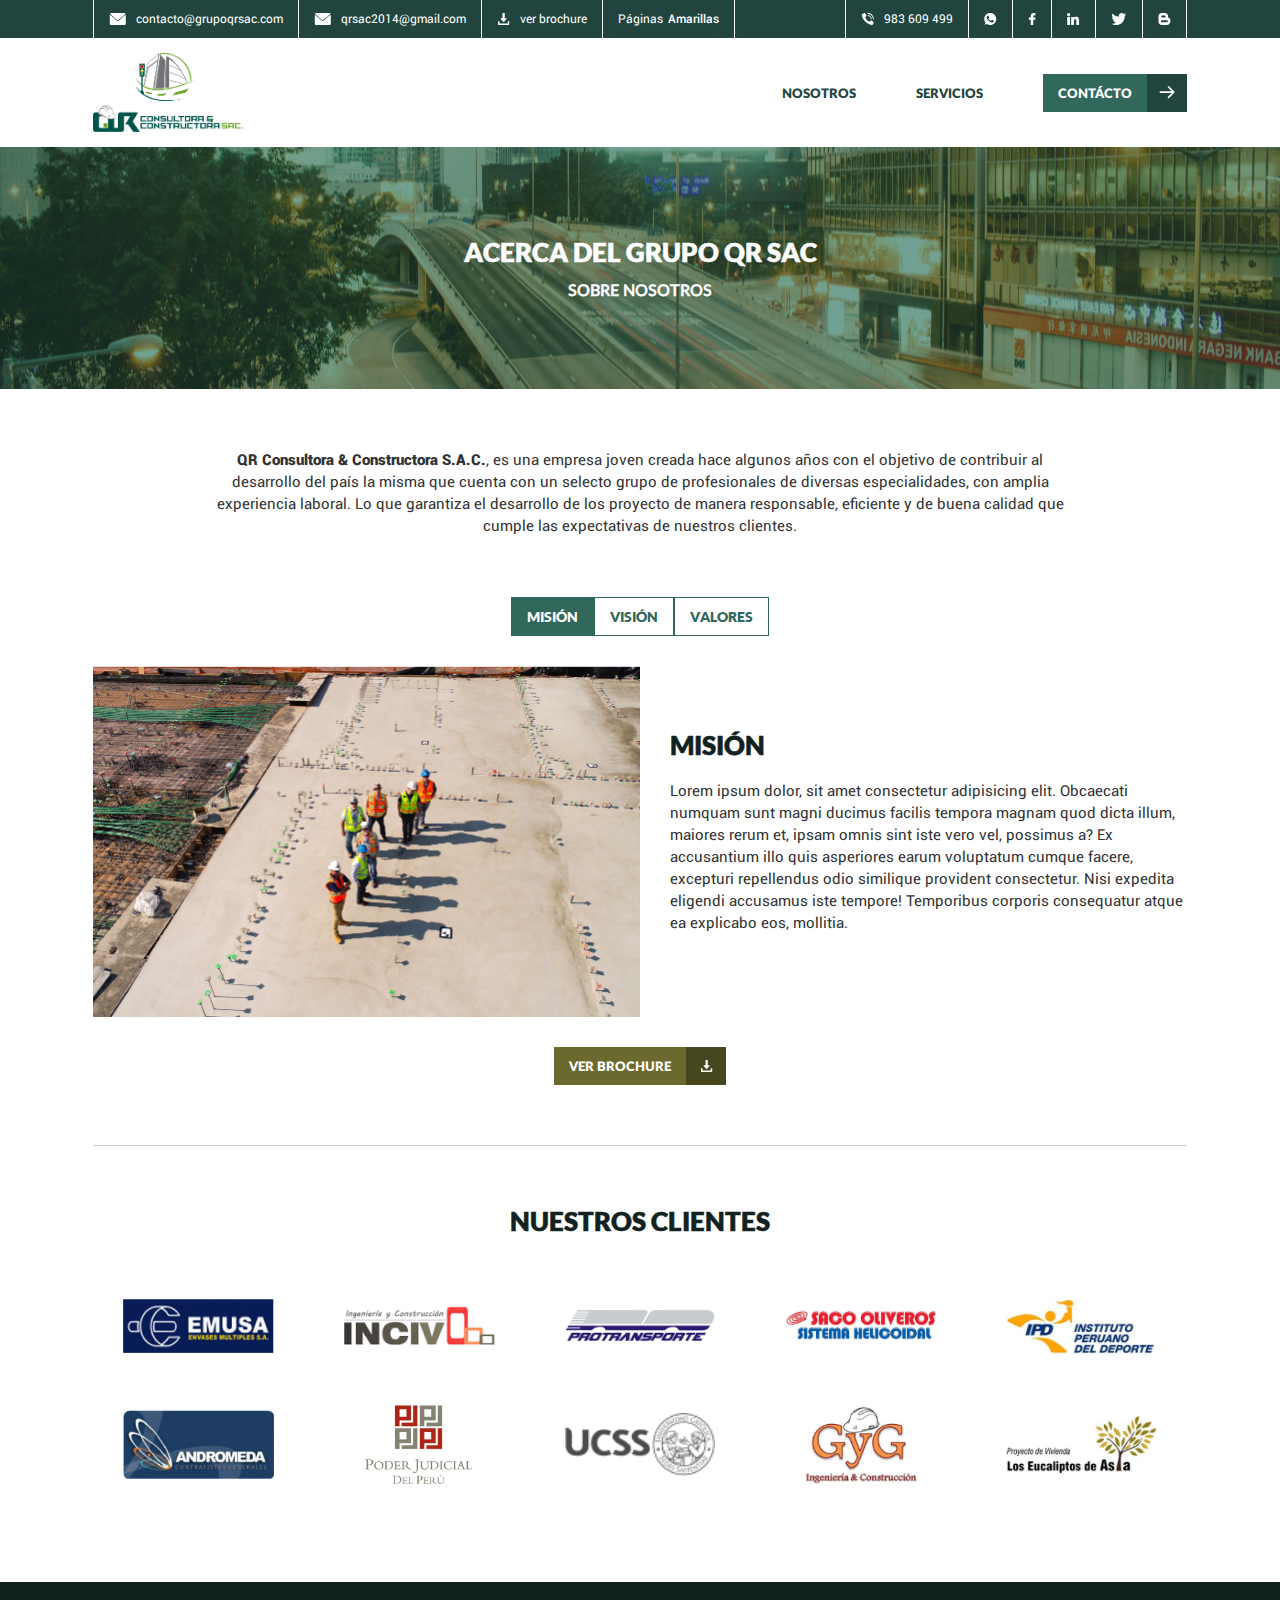
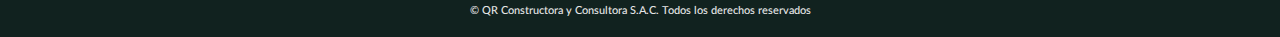
<file: nosotros.html>
<!DOCTYPE html>
<html lang="es">
  <head>
    <!-- Global site tag (gtag.js) - Google Analytics -->
<script async src="https://www.googletagmanager.com/gtag/js?id=G-ZJ2PSQ1S6S"></script>
<script>
  window.dataLayer = window.dataLayer || [];
  function gtag(){dataLayer.push(arguments);}
  gtag('js', new Date());

  gtag('config', 'G-ZJ2PSQ1S6S');
</script>
    <meta charset="UTF-8" />
    <meta http-equiv="X-UA-Compatible" content="IE=edge" />
    <meta name="viewport" content="width=device-width, initial-scale=1.0" />
    <link rel="stylesheet" href="css/style.css" />
    <link rel="stylesheet" href="css/owl.carousel.css">
    <link rel="stylesheet" href="css/responsive.css">
    <title>QR Consultora y Constructora S.A.C.</title>
  </head>
  <body>
    <header>
      <div class="ui-header-top">
        <div class="ui-header-top__box ui-container">
          <ul class="ui-header-top-list">
            <li>
              <a href="mailto:contacto@grupoqrsac.com" class="ui-header-top-list-link">
                <figure
                  class="ui-header-top-list-link__figure ui-header-top-list-link__figure--margin-right"
                >
                  <img src="img/icons/icon-email.svg" alt="" />
                </figure>
                <span>
                  contacto@grupoqrsac.com
                </span>
              </a>
            </li>
            <li>
              <a href="mailto:qrsac2014@gmail.com" class="ui-header-top-list-link">
                <figure
                  class="ui-header-top-list-link__figure ui-header-top-list-link__figure--margin-right"
                >
                  <img src="img/icons/icon-email.svg" alt="" />
                </figure>
                <span>
                  qrsac2014@gmail.com
                </span>
              </a>
            </li>
            <li>
              <a href="/pdf/brochure-qr-consultora-y-constructora-sac.pdf" class="ui-header-top-list-link" target="_blank">
                <figure
                  class="ui-header-top-list-link__figure ui-header-top-list-link__figure--margin-right"
                >
                  <img src="img/icons/icon-download.svg" alt="" />
                </figure>
                <span>
                  ver brochure
                </span>
              </a>
            </li>
            <li>
              <a href="https://www.paginasamarillas.com.pe/empresas/qr-consultora-y-constructora-sac/comas-80631197" class="ui-header-top-list-link ui-header-top-list-link--page-yellow" target="_blank">
                <span>
                  Páginas
                </span>
                <span>
                  Amarillas
                </span>
              </a>
            </li>
          </ul>
          <ul class="ui-header-top-list">
            <li>
              <a href="tel:+51983609499" class="ui-header-top-list-link">
                <figure class="ui-header-top-list-link__figure ui-header-top-list-link__figure--margin-right">
                  <img src="img/icons/icon-phone.svg" alt="" />
                </figure>
                <span>
                  983 609 499
                </span>
              </a>
            </li>
            <li>
              <a href="https://wa.me/51983609499?text=Hola%20QR%20Consultora%20y%20Constructora%20SAC" class="ui-header-top-list-link" target="_blank">
                <figure class="ui-header-top-list-link__figure">
                  <img src="img/icons/icon-whatsapp.svg" alt="" />
                </figure>
              </a>
            </li>
            <li>
              <a href="https://www.facebook.com/qr.consultores" class="ui-header-top-list-link" target="_blank">
                <figure class="ui-header-top-list-link__figure">
                  <img src="img/icons/icon-facebook.svg" alt="" />
                </figure>
              </a>
            </li>
            <li>
              <a href="https://www.linkedin.com/checkpoint/challengesV2/AQFUcY1yalVhBwAAAXfaHliNc3Pa6fabhmJdK09zPeX9hMfOIUM_fYAIL2bv32jZKCMyQRujXSj3CpC52_dGCSGTTMtHnvE-BA" class="ui-header-top-list-link" target="_blank">
                <figure class="ui-header-top-list-link__figure">
                  <img src="img/icons/icon-linkedin.svg" alt="" />
                </figure>
              </a>
            </li>
            <li>
              <a href="https://twitter.com/qrsac2014" class="ui-header-top-list-link" target="_blank">
                <figure class="ui-header-top-list-link__figure">
                  <img src="img/icons/icon-twitter.svg" alt="" />
                </figure>
              </a>
            </li>
            <li>
              <a href="http://qrsac.blogspot.com/" class="ui-header-top-list-link" target="_blank">
                <figure class="ui-header-top-list-link__figure">
                  <img src="img/icons/icon-blogger.svg" alt="" />
                </figure>
              </a>
            </li>
          </ul>
        </div>
      </div>
      <div class="ui-header-navigation">
        <div class="ui-header-navigation__box ui-container">
          <a href="index.html" class="ui-brand-qr">
            <figure class="ui-brand-qr__figure">
              <img src="img/icons/brand-qr.png" alt="" />
            </figure>
          </a>
          <nav class="ui-nav">
            <ul class="ui-header-top-list ui-header-top-list--movil">
              <li>
                <a href="mailto:contacto@grupoqrsac.com" class="ui-header-top-list-link ui-header-top-list-link--movil">
                  <figure
                    class="ui-header-top-list-link__figure ui-header-top-list-link__figure--margin-right"
                  >
                    <img src="img/icons/icon-email.svg" alt="" />
                  </figure>
                  <span>
                    contacto@grupoqrsac.com
                  </span>
                </a>
              </li>
              <li>
                <a href="/pdf/brochure-qr-consultora-y-constructora-sac.pdf" class="ui-header-top-list-link ui-header-top-list-link--movil" target="_blank">
                  <figure
                    class="ui-header-top-list-link__figure ui-header-top-list-link__figure--margin-right"
                  >
                    <img src="img/icons/icon-download.svg" alt="" />
                  </figure>
                  <span>
                    ver brochure
                  </span>
                </a>
              </li>
              <li>
                <a href="https://www.paginasamarillas.com.pe/empresas/qr-consultora-y-constructora-sac/comas-80631197" class="ui-header-top-list-link ui-header-top-list-link--page-yellow" target="_blank">
                  <span>
                    Páginas
                  </span>
                  <span>
                    Amarillas
                  </span>
                </a>
              </li>
            </ul>
            <ul class="ui-nav-list">
              <li><a href="nosotros.html" class="ui-nav-link"> Nosotros </a></li>
              <li><a href="servicios.html" class="ui-nav-link">Servicios</a></li>
              <li>
                <a href="contacto.html" class="ui-nav-link ui-nav-link--button ui-nav-link--button--movil">
                  <span class="ui-nav-link__text">Contácto</span>
                  <div class="ui-nav-link-icon ui-nav-link-icon--movil">
                    <figure class="ui-nav-link-icon__figure">
                      <img src="img/icons/icon-arrow-right.svg" alt="" />
                    </figure>
                  </div>
                </a>
              </li>
            </ul>
            <ul class="ui-header-top-list ui-header-top-list--movil ui-header-top-list--movil-flex">
              <li>
                <a href="tel:+51983609499" class="ui-header-top-list-link">
                  <figure class="ui-header-top-list-link__figure">
                    <img src="img/icons/icon-phone.svg" alt="" />
                  </figure>
                </a>
              </li>
              <li>
                <a href="https://wa.me/51983609499?text=Hola%20QR%20Consultora%20y%20Constructora%20SAC" class="ui-header-top-list-link" target="_blank">
                  <figure class="ui-header-top-list-link__figure">
                    <img src="img/icons/icon-whatsapp.svg" alt="" />
                  </figure>
                </a>
              </li>
              <li>
                <a href="https://www.facebook.com/qr.consultores" class="ui-header-top-list-link" target="_blank">
                  <figure class="ui-header-top-list-link__figure">
                    <img src="img/icons/icon-facebook.svg" alt="" />
                  </figure>
                </a>
              </li>
              <li>
                <a href="https://www.linkedin.com/checkpoint/challengesV2/AQFUcY1yalVhBwAAAXfaHliNc3Pa6fabhmJdK09zPeX9hMfOIUM_fYAIL2bv32jZKCMyQRujXSj3CpC52_dGCSGTTMtHnvE-BA" class="ui-header-top-list-link" target="_blank">
                  <figure class="ui-header-top-list-link__figure">
                    <img src="img/icons/icon-linkedin.svg" alt="" />
                  </figure>
                </a>
              </li>
              <li>
                <a href="https://twitter.com/qrsac2014" class="ui-header-top-list-link" target="_blank">
                  <figure class="ui-header-top-list-link__figure">
                    <img src="img/icons/icon-twitter.svg" alt="" />
                  </figure>
                </a>
              </li>
              <li>
                <a href="http://qrsac.blogspot.com/" class="ui-header-top-list-link" target="_blank">
                  <figure class="ui-header-top-list-link__figure">
                    <img src="img/icons/icon-blogger.svg" alt="" />
                  </figure>
                </a>
              </li>
            </ul>

            <figure class="ui-close">
              <img src="img/icons/icon-close.svg" alt="">
            </figure>
          </nav>
          <div class="ui-button-movil">
            <span></span>
            <span></span>
            <span></span>
          </div>
        </div>
      </div>
    </header>

    <div class="ui-banner ui-banner--internal" style="background-image: url(img/banner/bg-banner.jpg)">
      <div class="ui-banner__box ui-container">
        <div class="ui-banner-text">
          <h2 class="ui-title ui-margin-bottom-15">
            Acerca del grupo QR Sac
          </h2>
          <h3 class="ui-subtitle">
            sobre nosotros
          </h3>
        </div>
      </div>
    </div>

    <section class="ui-section">
      <div class="ui-section__box ui-container">
        <div class="ui-paragraph-content ui-margin-bottom-60">
          <div class="ui-paragraph ui-paragraph--we">
            <p>
              <span class="ui-font-roboto-black">QR Consultora & Constructora S.A.C.</span>, es una empresa joven creada hace algunos años con el objetivo de contribuir al desarrollo del país la misma que cuenta con un selecto grupo de profesionales de diversas especialidades, con amplia experiencia laboral. Lo que garantiza el desarrollo de los proyecto de manera responsable, eficiente y de buena calidad que cumple las expectativas de nuestros clientes.
            </p>
          </div>
        </div>
        <div class="ui-we-tab ui-margin-bottom-30">
          <div class="tab">
            <button class="tablinks active" onclick="openTab(event, 'tab1')">Misión</button>
            <button class="tablinks" onclick="openTab(event, 'tab2')">Visión</button>
            <button class="tablinks" onclick="openTab(event, 'tab3')">Valores</button>
          </div>
  
          <div id="tab1" class="tabcontent" style="display: block;">
            <div class="ui-section__box ui-section__box--we">
              <div class="ui-we-bg" style="background-image: url(img/home/bg-we.jpg);"></div>
              <div class="ui-we-content ui-padding-left-30">
                <div class="ui-header-section ui-header-section--we ui-margin-bottom-20">
                  <h2 class="ui-title ui-title--11221F">Misión</h2>
                </div>
                <div class="ui-paragraph ui-margin-bottom-20">
                  <p>
                    Lorem ipsum dolor, sit amet consectetur adipisicing elit. Obcaecati numquam sunt magni ducimus facilis tempora magnam quod dicta illum, maiores rerum et, ipsam omnis sint iste vero vel, possimus a? Ex accusantium illo quis asperiores earum voluptatum cumque facere, excepturi repellendus odio similique provident consectetur. Nisi expedita eligendi accusamus iste tempore! Temporibus corporis consequatur atque ea explicabo eos, mollitia.
                  </p>
                </div>
                
              </div>
            </div>
          </div>
          
          <div id="tab2" class="tabcontent">
            <div class="ui-section__box ui-section__box--we">
              <div class="ui-we-bg" style="background-image: url(img/home/bg-we.jpg);"></div>
              <div class="ui-we-content ui-padding-left-30">
                <div class="ui-header-section ui-header-section--we ui-margin-bottom-20">
                  <h2 class="ui-title ui-title--11221F">Visión</h2>
                </div>
                <div class="ui-paragraph ui-margin-bottom-20">
                  <p>
                    Lorem ipsum dolor, sit amet consectetur adipisicing elit. Obcaecati numquam sunt magni ducimus facilis tempora magnam quod dicta illum, maiores rerum et, ipsam omnis sint iste vero vel, possimus a? Ex accusantium illo quis asperiores earum voluptatum cumque facere, excepturi repellendus odio similique provident consectetur. Nisi expedita eligendi accusamus iste tempore! Temporibus corporis consequatur atque ea explicabo eos, mollitia.
                  </p>
                </div>
              </div>
            </div>
          </div>
          
          <div id="tab3" class="tabcontent">
            <div class="ui-section__box ui-section__box--we">
              <div class="ui-we-bg" style="background-image: url(img/home/bg-we.jpg);"></div>
              <div class="ui-we-content ui-padding-left-30">
                <div class="ui-header-section ui-header-section--we ui-margin-bottom-20">
                  <h2 class="ui-title ui-title--11221F">Valores</h2>
                </div>
                <div class="ui-paragraph ui-margin-bottom-20">
                  <p>
                    Lorem ipsum dolor, sit amet consectetur adipisicing elit. Obcaecati numquam sunt magni ducimus facilis tempora magnam quod dicta illum, maiores rerum et, ipsam omnis sint iste vero vel, possimus a? Ex accusantium illo quis asperiores earum voluptatum cumque facere, excepturi repellendus odio similique provident consectetur. Nisi expedita eligendi accusamus iste tempore! Temporibus corporis consequatur atque ea explicabo eos, mollitia.
                  </p>
                </div>
              </div>
            </div>
          </div>
        </div>

        <div class="ui-link-button">
          <a href="/pdf/brochure-qr-consultora-y-constructora-sac.pdf" class="ui-nav-link ui-nav-link--button ui-nav-link--button--6B6A2E" target="_blank">
            <span class="ui-nav-link__text">Ver brochure</span>
            <div class="ui-nav-link-icon ui-nav-link-icon--47471F">
              <figure class="ui-nav-link-icon__figure">
                <img src="img/icons/icon-download.svg" alt="">
              </figure>
            </div>
          </a>
        </div>
      </div>
    </section>

    <div class="ui-line">
      <div class="ui-line__box ui-container"></div>
    </div>

    <section class="ui-section">
      <div class="ui-section__box ui-container">
        <div class="ui-header-section ui-margin-bottom-30">
          <h2 class="ui-title ui-title--11221F">Nuestros clientes</h2>
        </div>
        <div class="ui-brand">
          <div class="owl-carousel ui-carousel-brand">
            <div class="item">
              <div class="ui-brand-items">
                <div class="ui-brand-item">
                  <div
                    class="ui-brand-item__figure"
                    style="background-image: url(img/brands/brand-emusa.png)"
                  ></div>
                </div>
                <div class="ui-brand-item">
                  <div
                    class="ui-brand-item__figure"
                    style="
                      background-image: url(img/brands/brand-andromeda.png);
                    "
                  ></div>
                </div>
              </div>
            </div>

            <div class="item">
              <div class="ui-brand-items">
                <div class="ui-brand-item">
                  <div
                    class="ui-brand-item__figure"
                    style="background-image: url(img/brands/brand-incivo.png)"
                  ></div>
                </div>
                <div class="ui-brand-item">
                  <div
                    class="ui-brand-item__figure"
                    style="
                      background-image: url(img/brands/brand-poder-judicial.png);
                    "
                  ></div>
                </div>
              </div>
            </div>

            <div class="item">
              <div class="ui-brand-items">
                <div class="ui-brand-item">
                  <div
                    class="ui-brand-item__figure"
                    style="
                      background-image: url(img/brands/brand-protransporte.png);
                    "
                  ></div>
                </div>
                <div class="ui-brand-item">
                  <div
                    class="ui-brand-item__figure"
                    style="background-image: url(img/brands/brand-ucss.png)"
                  ></div>
                </div>
              </div>
            </div>

            <div class="item">
              <div class="ui-brand-items">
                <div class="ui-brand-item">
                  <div
                    class="ui-brand-item__figure"
                    style="
                      background-image: url(img/brands/brand-saco-oliveros.png);
                    "
                  ></div>
                </div>
                <div class="ui-brand-item">
                  <div
                    class="ui-brand-item__figure"
                    style="
                      background-image: url(img/brands/brand-ingenieria-y-construccion.png);
                    "
                  ></div>
                </div>
              </div>
            </div>

            <div class="item">
              <div class="ui-brand-items">
                <div class="ui-brand-item">
                  <div
                    class="ui-brand-item__figure"
                    style="background-image: url(img/brands/brand-ipd.png)"
                  ></div>
                </div>
                <div class="ui-brand-item">
                  <div
                    class="ui-brand-item__figure"
                    style="
                      background-image: url(img/brands/brand-los-eucaliptos-de-asia.png);
                    "
                  ></div>
                </div>
              </div>
            </div>

            <div class="item">
              <div class="ui-brand-items">
                <div class="ui-brand-item">
                  <div
                    class="ui-brand-item__figure"
                    style="background-image: url(img/brands/brand-isabella.png)"
                  ></div>
                </div>
                <div class="ui-brand-item">
                  <div
                    class="ui-brand-item__figure"
                    style="background-image: url(img/brands/brand-cimac.png)"
                  ></div>
                </div>
              </div>
            </div>

            <div class="item">
              <div class="ui-brand-items">
                <div class="ui-brand-item">
                  <div
                    class="ui-brand-item__figure"
                    style="
                      background-image: url(img/brands/brand-luz-del-sur.png);
                    "
                  ></div>
                </div>
                <div class="ui-brand-item">
                  <div
                    class="ui-brand-item__figure"
                    style="
                      background-image: url(img/brands/brand-zegel-ipae.png);
                    "
                  ></div>
                </div>
              </div>
            </div>

            <div class="item">
              <div class="ui-brand-items">
                <div class="ui-brand-item">
                  <div
                    class="ui-brand-item__figure"
                    style="background-image: url(img/brands/brand-tower.png)"
                  ></div>
                </div>
                <div class="ui-brand-item">
                  <div
                    class="ui-brand-item__figure"
                    style="background-image: url(img/brands/brand-minsur.png)"
                  ></div>
                </div>
              </div>
            </div>

            <div class="item">
              <div class="ui-brand-items">
                <div class="ui-brand-item">
                  <div
                    class="ui-brand-item__figure"
                    style="background-image: url(img/brands/brand-unife.png)"
                  ></div>
                </div>
                <div class="ui-brand-item">
                  <div
                    class="ui-brand-item__figure"
                    style="
                      background-image: url(img/brands/brand-plan-copesco.png);
                    "
                  ></div>
                </div>
              </div>
            </div>

            <div class="item">
              <div class="ui-brand-items">
                <div class="ui-brand-item">
                  <div
                    class="ui-brand-item__figure"
                    style="background-image: url(img/brands/brand-bisa.png)"
                  ></div>
                </div>
                <div class="ui-brand-item">
                  <div
                    class="ui-brand-item__figure"
                    style="
                      background-image: url(img/brands/brand-g-n-rojas.png);
                    "
                  ></div>
                </div>
              </div>
            </div>

            <div class="item">
              <div class="ui-brand-items">
                <div class="ui-brand-item">
                  <div
                    class="ui-brand-item__figure"
                    style="
                      background-image: url(img/brands/brand-grupo-proyfe.png);
                    "
                  ></div>
                </div>
                <div class="ui-brand-item">
                  <div
                    class="ui-brand-item__figure"
                    style="background-image: url(img/brands/brand-cesel.png)"
                  ></div>
                </div>
              </div>
            </div>

            <div class="item">
              <div class="ui-brand-items">
                <div class="ui-brand-item">
                  <div
                    class="ui-brand-item__figure"
                    style="background-image: url(img/brands/brand-conhydra.png)"
                  ></div>
                </div>
                <div class="ui-brand-item">
                  <div
                    class="ui-brand-item__figure"
                    style="background-image: url(img/brands/brand-adc.png)"
                  ></div>
                </div>
              </div>
            </div>
          </div>
        </div>
      </div>
    </section>

    <footer class="ui-footer">
      <div class="ui-footer__box ui-container">
        <span
          class="ui-footer-link"
        >
          © QR Constructora y Consultora S.A.C. Todos los derechos reservados
        </span>
      </div>
    </footer>

    <script src="js/jquery-2.2.4.min.js"></script>
    <script src="js/owl.carousel.js"></script>
    <script src="js/brand.js"></script>
    <script src="js/about.js"></script>
    <script src="js/general.js"></script>
  </body>
</html>
</file>
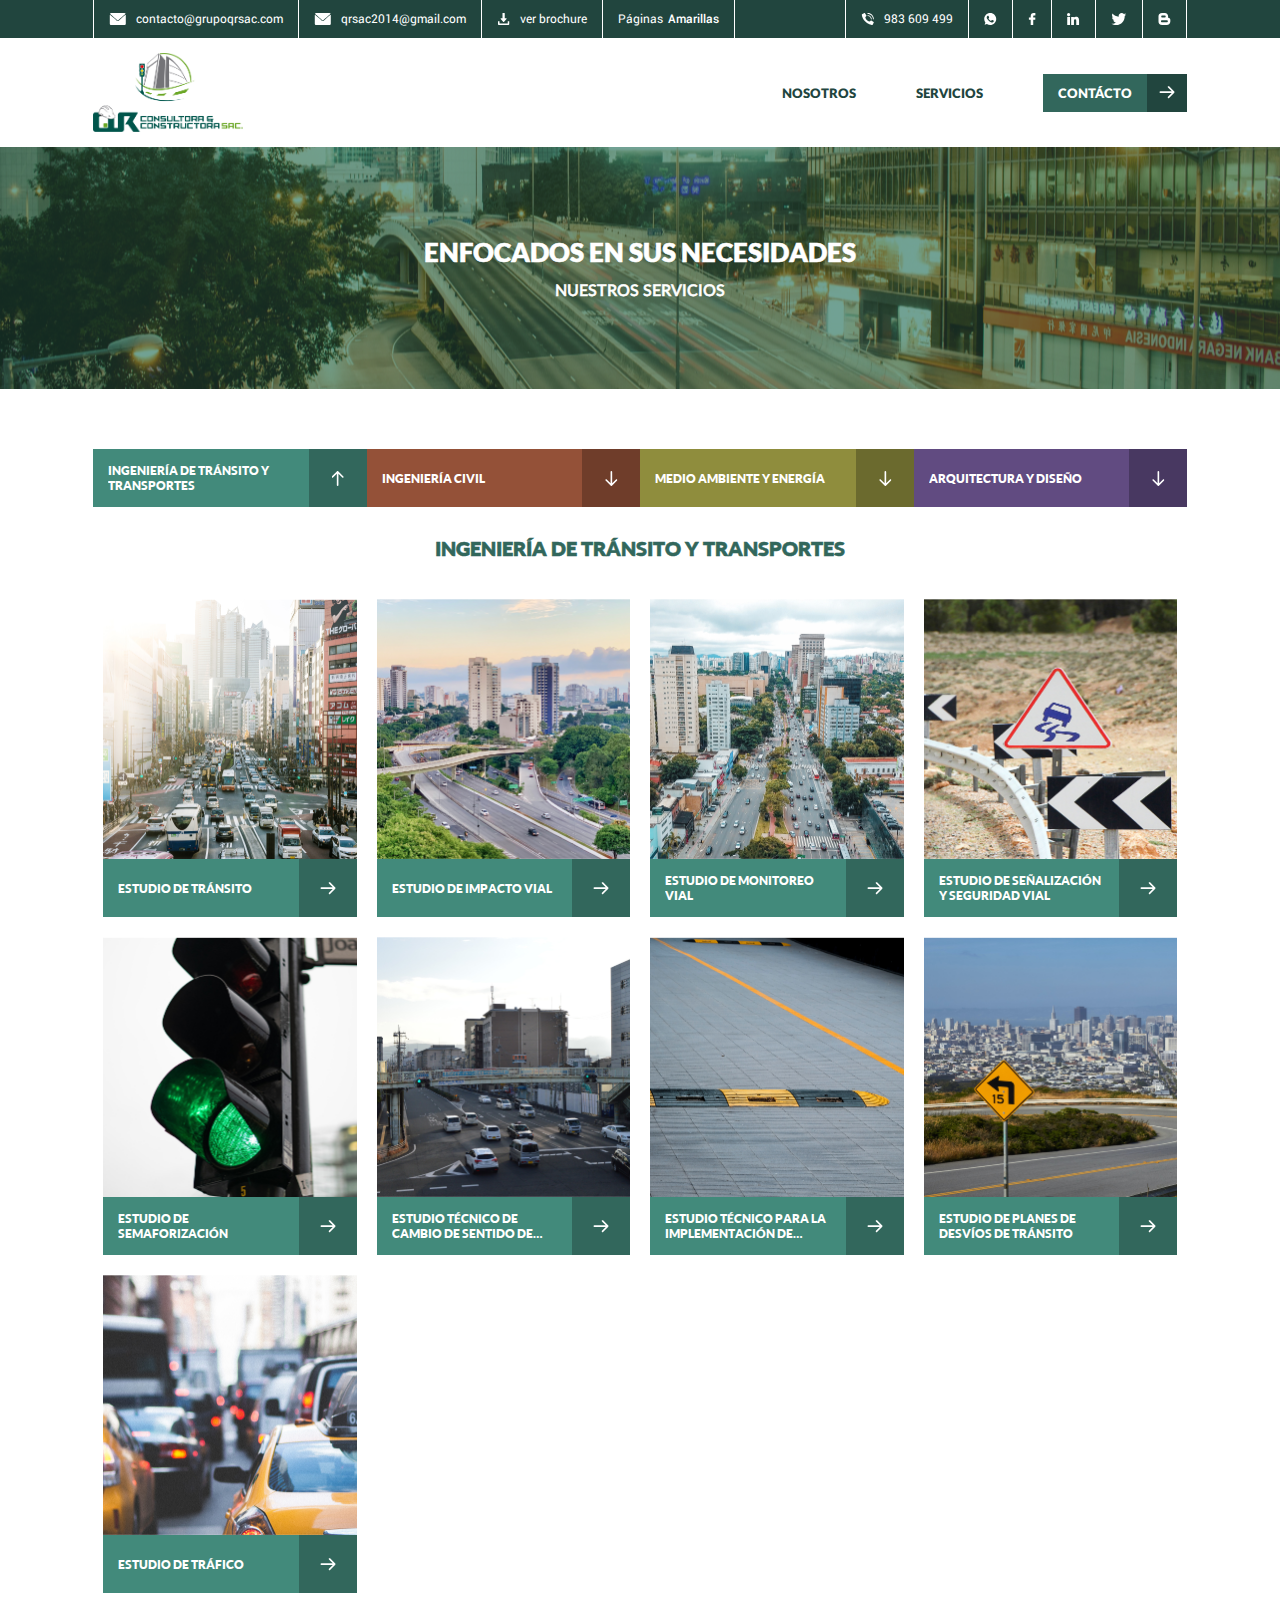
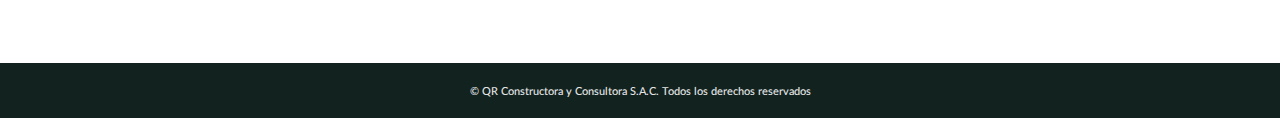
<file: servicios.html>
<!DOCTYPE html>
<html lang="es">
  <head>
    <!-- Global site tag (gtag.js) - Google Analytics -->
<script async src="https://www.googletagmanager.com/gtag/js?id=G-ZJ2PSQ1S6S"></script>
<script>
  window.dataLayer = window.dataLayer || [];
  function gtag(){dataLayer.push(arguments);}
  gtag('js', new Date());

  gtag('config', 'G-ZJ2PSQ1S6S');
</script>
    <meta charset="UTF-8" />
    <meta http-equiv="X-UA-Compatible" content="IE=edge" />
    <meta name="viewport" content="width=device-width, initial-scale=1.0" />
    <link rel="stylesheet" href="css/style.css" />
    <link rel="stylesheet" href="css/owl.carousel.css" />
    <link rel="stylesheet" href="css/responsive.css">
    <title>QR Consultora y Constructora S.A.C.</title>
  </head>
  <body>
    <header>
      <div class="ui-header-top">
        <div class="ui-header-top__box ui-container">
          <ul class="ui-header-top-list">
            <li>
              <a href="mailto:contacto@grupoqrsac.com" class="ui-header-top-list-link">
                <figure
                  class="ui-header-top-list-link__figure ui-header-top-list-link__figure--margin-right"
                >
                  <img src="img/icons/icon-email.svg" alt="" />
                </figure>
                <span>
                  contacto@grupoqrsac.com
                </span>
              </a>
            </li>
            <li>
              <a href="mailto:qrsac2014@gmail.com" class="ui-header-top-list-link">
                <figure
                  class="ui-header-top-list-link__figure ui-header-top-list-link__figure--margin-right"
                >
                  <img src="img/icons/icon-email.svg" alt="" />
                </figure>
                <span>
                  qrsac2014@gmail.com
                </span>
              </a>
            </li>
            <li>
              <a href="/pdf/brochure-qr-consultora-y-constructora-sac.pdf" class="ui-header-top-list-link" target="_blank">
                <figure
                  class="ui-header-top-list-link__figure ui-header-top-list-link__figure--margin-right"
                >
                  <img src="img/icons/icon-download.svg" alt="" />
                </figure>
                <span>
                  ver brochure
                </span>
              </a>
            </li>
            <li>
              <a href="https://www.paginasamarillas.com.pe/empresas/qr-consultora-y-constructora-sac/comas-80631197" class="ui-header-top-list-link ui-header-top-list-link--page-yellow" target="_blank">
                <span>
                  Páginas
                </span>
                <span>
                  Amarillas
                </span>
              </a>
            </li>
          </ul>
          <ul class="ui-header-top-list">
            <li>
              <a href="tel:+51983609499" class="ui-header-top-list-link">
                <figure class="ui-header-top-list-link__figure ui-header-top-list-link__figure--margin-right">
                  <img src="img/icons/icon-phone.svg" alt="" />
                </figure>
                <span>
                  983 609 499
                </span>
              </a>
            </li>
            <li>
              <a href="https://wa.me/51983609499?text=Hola%20QR%20Consultora%20y%20Constructora%20SAC" class="ui-header-top-list-link" target="_blank">
                <figure class="ui-header-top-list-link__figure">
                  <img src="img/icons/icon-whatsapp.svg" alt="" />
                </figure>
              </a>
            </li>
            <li>
              <a href="https://www.facebook.com/qr.consultores" class="ui-header-top-list-link" target="_blank">
                <figure class="ui-header-top-list-link__figure">
                  <img src="img/icons/icon-facebook.svg" alt="" />
                </figure>
              </a>
            </li>
            <li>
              <a href="https://www.linkedin.com/checkpoint/challengesV2/AQFUcY1yalVhBwAAAXfaHliNc3Pa6fabhmJdK09zPeX9hMfOIUM_fYAIL2bv32jZKCMyQRujXSj3CpC52_dGCSGTTMtHnvE-BA" class="ui-header-top-list-link" target="_blank">
                <figure class="ui-header-top-list-link__figure">
                  <img src="img/icons/icon-linkedin.svg" alt="" />
                </figure>
              </a>
            </li>
            <li>
              <a href="https://twitter.com/qrsac2014" class="ui-header-top-list-link" target="_blank">
                <figure class="ui-header-top-list-link__figure">
                  <img src="img/icons/icon-twitter.svg" alt="" />
                </figure>
              </a>
            </li>
            <li>
              <a href="http://qrsac.blogspot.com/" class="ui-header-top-list-link" target="_blank">
                <figure class="ui-header-top-list-link__figure">
                  <img src="img/icons/icon-blogger.svg" alt="" />
                </figure>
              </a>
            </li>
          </ul>
        </div>
      </div>
      <div class="ui-header-navigation">
        <div class="ui-header-navigation__box ui-container">
          <a href="index.html" class="ui-brand-qr">
            <figure class="ui-brand-qr__figure">
              <img src="img/icons/brand-qr.png" alt="" />
            </figure>
          </a>
          <nav class="ui-nav">
            <ul class="ui-header-top-list ui-header-top-list--movil">
              <li>
                <a href="mailto:contacto@grupoqrsac.com" class="ui-header-top-list-link ui-header-top-list-link--movil">
                  <figure
                    class="ui-header-top-list-link__figure ui-header-top-list-link__figure--margin-right"
                  >
                    <img src="img/icons/icon-email.svg" alt="" />
                  </figure>
                  <span>
                    contacto@grupoqrsac.com
                  </span>
                </a>
              </li>
              <li>
                <a href="/pdf/brochure-qr-consultora-y-constructora-sac.pdf" class="ui-header-top-list-link ui-header-top-list-link--movil" target="_blank">
                  <figure
                    class="ui-header-top-list-link__figure ui-header-top-list-link__figure--margin-right"
                  >
                    <img src="img/icons/icon-download.svg" alt="" />
                  </figure>
                  <span>
                    ver brochure
                  </span>
                </a>
              </li>
              <li>
                <a href="https://www.paginasamarillas.com.pe/empresas/qr-consultora-y-constructora-sac/comas-80631197" class="ui-header-top-list-link ui-header-top-list-link--page-yellow" target="_blank">
                  <span>
                    Páginas
                  </span>
                  <span>
                    Amarillas
                  </span>
                </a>
              </li>
            </ul>
            <ul class="ui-nav-list">
              <li><a href="nosotros.html" class="ui-nav-link"> Nosotros </a></li>
              <li><a href="servicios.html" class="ui-nav-link">Servicios</a></li>
              <li>
                <a href="contacto.html" class="ui-nav-link ui-nav-link--button ui-nav-link--button--movil">
                  <span class="ui-nav-link__text">Contácto</span>
                  <div class="ui-nav-link-icon ui-nav-link-icon--movil">
                    <figure class="ui-nav-link-icon__figure">
                      <img src="img/icons/icon-arrow-right.svg" alt="" />
                    </figure>
                  </div>
                </a>
              </li>
            </ul>
            <ul class="ui-header-top-list ui-header-top-list--movil ui-header-top-list--movil-flex">
              <li>
                <a href="tel:+51983609499" class="ui-header-top-list-link">
                  <figure class="ui-header-top-list-link__figure">
                    <img src="img/icons/icon-phone.svg" alt="" />
                  </figure>
                </a>
              </li>
              <li>
                <a href="https://wa.me/51983609499?text=Hola%20QR%20Consultora%20y%20Constructora%20SAC" class="ui-header-top-list-link" target="_blank">
                  <figure class="ui-header-top-list-link__figure">
                    <img src="img/icons/icon-whatsapp.svg" alt="" />
                  </figure>
                </a>
              </li>
              <li>
                <a href="https://www.facebook.com/qr.consultores" class="ui-header-top-list-link" target="_blank">
                  <figure class="ui-header-top-list-link__figure">
                    <img src="img/icons/icon-facebook.svg" alt="" />
                  </figure>
                </a>
              </li>
              <li>
                <a href="https://www.linkedin.com/checkpoint/challengesV2/AQFUcY1yalVhBwAAAXfaHliNc3Pa6fabhmJdK09zPeX9hMfOIUM_fYAIL2bv32jZKCMyQRujXSj3CpC52_dGCSGTTMtHnvE-BA" class="ui-header-top-list-link" target="_blank">
                  <figure class="ui-header-top-list-link__figure">
                    <img src="img/icons/icon-linkedin.svg" alt="" />
                  </figure>
                </a>
              </li>
              <li>
                <a href="https://twitter.com/qrsac2014" class="ui-header-top-list-link" target="_blank">
                  <figure class="ui-header-top-list-link__figure">
                    <img src="img/icons/icon-twitter.svg" alt="" />
                  </figure>
                </a>
              </li>
              <li>
                <a href="http://qrsac.blogspot.com/" class="ui-header-top-list-link" target="_blank">
                  <figure class="ui-header-top-list-link__figure">
                    <img src="img/icons/icon-blogger.svg" alt="" />
                  </figure>
                </a>
              </li>
            </ul>

            <figure class="ui-close">
              <img src="img/icons/icon-close.svg" alt="">
            </figure>
          </nav>
          <div class="ui-button-movil">
            <span></span>
            <span></span>
            <span></span>
          </div>
        </div>
      </div>
    </header>

    <div
      class="ui-banner ui-banner--internal"
      style="background-image: url(img/banner/bg-banner.jpg)"
    >
      <div class="ui-banner__box ui-container">
        <div class="ui-banner-text">
          <h2 class="ui-title ui-margin-bottom-15">
            Enfocados en sus necesidades
          </h2>
          <h3 class="ui-subtitle">nuestros servicios</h3>
        </div>
      </div>
    </div>

    <section class="ui-section">
      <div class="ui-section__box ui-container">
        <div class="">

        </div>
        <div class="ui-services-tab">
          <div class="tab">
            <button class="tablinks tablinks--service tablinks--service-428A7B active" onclick="openTab(event, 'tab1')" id="ingenieria-de-transito-y-transportes">
              <span class="ui-nav-link__text ui-nav-link__text--service">Ingeniería de tránsito y transportes</span>
              <div class="ui-nav-link-icon ui-nav-link-icon--service ui-nav-link-icon--service-32675C">
                <figure class="ui-nav-link-icon__figure ui-nav-link-icon__figure--service">
                  <img src="img/icons/icon-arrow-right.svg" alt="" />
                </figure>
              </div>
            </button>
            <button class="tablinks tablinks--service tablinks--service-945138" onclick="openTab(event, 'tab2')" id="ingenieria-civil"> 
              <span class="ui-nav-link__text ui-nav-link__text--service">Ingeniería civil</span>
              <div class="ui-nav-link-icon ui-nav-link-icon--service ui-nav-link-icon--service-6F3D2A">
                <figure class="ui-nav-link-icon__figure ui-nav-link-icon__figure--service">
                  <img src="img/icons/icon-arrow-right.svg" alt="" />
                </figure>
              </div>
            </button>
            <button class="tablinks tablinks--service tablinks--service-8F8D3D" onclick="openTab(event, 'tab3')" id="medio-ambiente-y-energia">
              <span class="ui-nav-link__text ui-nav-link__text--service">Medio ambiente y energía</span>
              <div class="ui-nav-link-icon ui-nav-link-icon--service ui-nav-link-icon--service-6B6A2E">
                <figure class="ui-nav-link-icon__figure ui-nav-link-icon__figure--service">
                  <img src="img/icons/icon-arrow-right.svg" alt="" />
                </figure>
              </div>
            </button>
            <button class="tablinks tablinks--service tablinks--service-614B81" onclick="openTab(event, 'tab4')" id="arquitectura-y-diseno">
              <span class="ui-nav-link__text ui-nav-link__text--service">Arquitectura y diseño</span>
              <div class="ui-nav-link-icon ui-nav-link-icon--service ui-nav-link-icon--service-483861">
                <figure class="ui-nav-link-icon__figure ui-nav-link-icon__figure--service">
                  <img src="img/icons/icon-arrow-right.svg" alt="" />
                </figure>
              </div>
            </button>
          </div>

          <div id="tab1" class="tabcontent" style="display: block">
            <div class="ui-header-section ui-margin-bottom-30">
              <h2 class="ui-title ui-title--tab ui-title--32675C">
                Ingeniería de tránsito y transportes
              </h2>
            </div>

            <ul class="ui-services-items">
              <li>
                <a href="estudio-de-transito.html" class="ui-service-item">
                  <div class="ui-service-item__bg" style="background-image: url(img/services/ingenieria-de-transito-y-transporte/servicio-estudio-de-transito.jpg);"></div>
                  <button class="tablinks tablinks--service tablinks--service-link tablinks--service-428A7B">
                    <span class="ui-nav-link__text ui-nav-link__text--service">Estudio de tránsito</span>
                    <div class="ui-nav-link-icon ui-nav-link-icon--service ui-nav-link-icon--service-32675C">
                      <figure class="ui-nav-link-icon__figure">
                        <img src="img/icons/icon-arrow-right.svg" alt="">
                      </figure>
                    </div>
                  </button>
                </a>
              </li>

              <li>
                <a href="estudio-de-impacto-vial.html" class="ui-service-item">
                  <div class="ui-service-item__bg" style="background-image: url(img/services/ingenieria-de-transito-y-transporte/servicio-estudio-de-impacto-vial.jpg);"></div>
                  <button class="tablinks tablinks--service tablinks--service-link tablinks--service-428A7B">
                    <span class="ui-nav-link__text ui-nav-link__text--service">Estudio de impacto vial</span>
                    <div class="ui-nav-link-icon ui-nav-link-icon--service ui-nav-link-icon--service-32675C">
                      <figure class="ui-nav-link-icon__figure">
                        <img src="img/icons/icon-arrow-right.svg" alt="">
                      </figure>
                    </div>
                  </button>
                </a>
              </li>

              <li>
                <a href="estudio-de-monitoreo-vial.html" class="ui-service-item">
                  <div class="ui-service-item__bg" style="background-image: url(img/services/ingenieria-de-transito-y-transporte/servicio-estudio-de-monitoreo-vial.jpg);"></div>
                  <button class="tablinks tablinks--service tablinks--service-link tablinks--service-428A7B">
                    <span class="ui-nav-link__text ui-nav-link__text--service">Estudio de monitoreo vial</span>
                    <div class="ui-nav-link-icon ui-nav-link-icon--service ui-nav-link-icon--service-32675C">
                      <figure class="ui-nav-link-icon__figure">
                        <img src="img/icons/icon-arrow-right.svg" alt="">
                      </figure>
                    </div>
                  </button>
                </a>
              </li>

              <li>
                <a href="estudio-de-senalizacion-y-seguridad-vial.html" class="ui-service-item">
                  <div class="ui-service-item__bg" style="background-image: url(img/services/ingenieria-de-transito-y-transporte/servicio-estudio-de-senalizacion-y-seguridad-vial.jpg);"></div>
                  <button class="tablinks tablinks--service tablinks--service-link tablinks--service-428A7B">
                    <span class="ui-nav-link__text ui-nav-link__text--service">Estudio de Señalización y Seguridad Vial</span>
                    <div class="ui-nav-link-icon ui-nav-link-icon--service ui-nav-link-icon--service-32675C">
                      <figure class="ui-nav-link-icon__figure">
                        <img src="img/icons/icon-arrow-right.svg" alt="">
                      </figure>
                    </div>
                  </button>
                </a>
              </li>

              <li>
                <a href="estudio-de-semaforizacion.html" class="ui-service-item">
                  <div class="ui-service-item__bg" style="background-image: url(img/services/ingenieria-de-transito-y-transporte/servicio-estudio-de-semaforizacion.jpg);"></div>
                  <button class="tablinks tablinks--service tablinks--service-link tablinks--service-428A7B">
                    <span class="ui-nav-link__text ui-nav-link__text--service">Estudio de Semaforización</span>
                    <div class="ui-nav-link-icon ui-nav-link-icon--service ui-nav-link-icon--service-32675C">
                      <figure class="ui-nav-link-icon__figure">
                        <img src="img/icons/icon-arrow-right.svg" alt="">
                      </figure>
                    </div>
                  </button>
                </a>
              </li>

              <li>
                <a href="estudio-tecnico-de-cambio-de-sentido-de-circulacion.html" class="ui-service-item">
                  <div class="ui-service-item__bg" style="background-image: url(img/services/ingenieria-de-transito-y-transporte/servicio-estudio-tecnico-de-cambio-de-sentido-de-circulacion.jpg);"></div>
                  <button class="tablinks tablinks--service tablinks--service-link tablinks--service-428A7B">
                    <span class="ui-nav-link__text ui-nav-link__text--service">Estudio Técnico de Cambio de Sentido de Circulación</span>
                    <div class="ui-nav-link-icon ui-nav-link-icon--service ui-nav-link-icon--service-32675C">
                      <figure class="ui-nav-link-icon__figure">
                        <img src="img/icons/icon-arrow-right.svg" alt="">
                      </figure>
                    </div>
                  </button>
                </a>
              </li>

              <li>
                <a href="estudio-tecnico-para-la-implementacion-de-elementos-reductores-de-velocidad.html" class="ui-service-item">
                  <div class="ui-service-item__bg" style="background-image: url(img/services/ingenieria-de-transito-y-transporte/servicio-estudio-tecnico-para-la-implementacion-de-elementos-reductores-de-velocidad.jpg);"></div>
                  <button class="tablinks tablinks--service tablinks--service-link tablinks--service-428A7B">
                    <span class="ui-nav-link__text ui-nav-link__text--service">Estudio Técnico para la Implementación de elementos reductores de velocidad</span>
                    <div class="ui-nav-link-icon ui-nav-link-icon--service ui-nav-link-icon--service-32675C">
                      <figure class="ui-nav-link-icon__figure">
                        <img src="img/icons/icon-arrow-right.svg" alt="">
                      </figure>
                    </div>
                  </button>
                </a>
              </li>

              <li>
                <a href="estudio-de-planes-de-desvios-de-transito.html" class="ui-service-item">
                  <div class="ui-service-item__bg" style="background-image: url(img/services/ingenieria-de-transito-y-transporte/servicio-estudio-de-planes-de-desvios-de-transito.jpg);"></div>
                  <button class="tablinks tablinks--service tablinks--service-link tablinks--service-428A7B">
                    <span class="ui-nav-link__text ui-nav-link__text--service">Estudio de Planes de Desvíos de Tránsito</span>
                    <div class="ui-nav-link-icon ui-nav-link-icon--service ui-nav-link-icon--service-32675C">
                      <figure class="ui-nav-link-icon__figure">
                        <img src="img/icons/icon-arrow-right.svg" alt="">
                      </figure>
                    </div>
                  </button>
                </a>
              </li>

              <li>
                <a href="estudio-de-trafico.html" class="ui-service-item">
                  <div class="ui-service-item__bg" style="background-image: url(img/services/ingenieria-de-transito-y-transporte/servicio-estudio-de-trafico.jpg);"></div>
                  <button class="tablinks tablinks--service tablinks--service-link tablinks--service-428A7B">
                    <span class="ui-nav-link__text ui-nav-link__text--service">Estudio de Tráfico</span>
                    <div class="ui-nav-link-icon ui-nav-link-icon--service ui-nav-link-icon--service-32675C">
                      <figure class="ui-nav-link-icon__figure">
                        <img src="img/icons/icon-arrow-right.svg" alt="">
                      </figure>
                    </div>
                  </button>
                </a>
              </li>
            </ul>
          </div>

          <div id="tab2" class="tabcontent">
            <div class="ui-header-section ui-margin-bottom-30">
              <h2 class="ui-title ui-title--tab ui-title--6F3D2A">
                Ingeniería Civil
              </h2>
            </div>

            <ul class="ui-services-items">
              <li>
                <a href="levantamiento-topografico-y-fotogrametria-con-drones.html" class="ui-service-item">
                  <div class="ui-service-item__bg" style="background-image: url(img/services/ingenieria-civil/servicio-levantamiento-topografico-y-fotogrametria-con-drones.jpg);"></div>
                  <button class="tablinks tablinks--service tablinks--service-link tablinks--service-945138">
                    <span class="ui-nav-link__text ui-nav-link__text--service">Levantamiento Topográfico y Fotogrametría con Drones</span>
                    <div class="ui-nav-link-icon ui-nav-link-icon--service ui-nav-link-icon--service-6F3D2A">
                      <figure class="ui-nav-link-icon__figure">
                        <img src="img/icons/icon-arrow-right.svg" alt="">
                      </figure>
                    </div>
                  </button>
                </a>
              </li>

              <li>
                <a href="estudio-de-suelos-pavimentos-y-rocas.html" class="ui-service-item">
                  <div class="ui-service-item__bg" style="background-image: url(img/services/ingenieria-civil/servicio-estudio-de-suelos-pavimentos-y-rocas.jpg);"></div>
                  <button class="tablinks tablinks--service tablinks--service-link tablinks--service-945138">
                    <span class="ui-nav-link__text ui-nav-link__text--service">Estudio de Suelos, Pavimentos y Rocas</span>
                    <div class="ui-nav-link-icon ui-nav-link-icon--service ui-nav-link-icon--service-6F3D2A">
                      <figure class="ui-nav-link-icon__figure">
                        <img src="img/icons/icon-arrow-right.svg" alt="">
                      </figure>
                    </div>
                  </button>
                </a>
              </li>
            </ul>
          </div>

          <div id="tab3" class="tabcontent">
            <div class="ui-header-section ui-margin-bottom-30">
              <h2 class="ui-title ui-title--tab ui-title--6B6A2E">
                Medio ambiente y energía
              </h2>
            </div>

            <ul class="ui-services-items">
              <li>
                <a href="#" class="ui-service-item">
                  <div class="ui-service-item__bg" style="background-image: url(img/services/medio-ambiente-y-energia/servicio-estudio-de-contaminacion-medio-ambiental.jpg);"></div>
                  <button class="tablinks tablinks--service tablinks--service-link tablinks--service-8F8D3D">
                    <span class="ui-nav-link__text ui-nav-link__text--service">Estudio de contaminación medioambiental</span>
                    <div class="ui-nav-link-icon ui-nav-link-icon--service ui-nav-link-icon--service-6B6A2E">
                      <figure class="ui-nav-link-icon__figure">
                        <img src="img/icons/icon-arrow-right.svg" alt="">
                      </figure>
                    </div>
                  </button>
                </a>
              </li>

              <li>
                <a href="#" class="ui-service-item">
                  <div class="ui-service-item__bg" style="background-image: url(img/services/medio-ambiente-y-energia/servicio-estudio-de-ruido-medioambiental.jpg);"></div>
                  <button class="tablinks tablinks--service tablinks--service-link tablinks--service-8F8D3D">
                    <span class="ui-nav-link__text ui-nav-link__text--service">Estudio de ruido medioambiental</span>
                    <div class="ui-nav-link-icon ui-nav-link-icon--service ui-nav-link-icon--service-6B6A2E">
                      <figure class="ui-nav-link-icon__figure">
                        <img src="img/icons/icon-arrow-right.svg" alt="">
                      </figure>
                    </div>
                  </button>
                </a>
              </li>

              <li>
                <a href="#" class="ui-service-item">
                  <div class="ui-service-item__bg" style="background-image: url(img/services/medio-ambiente-y-energia/servicio-estudio-de-contaminacion-medioambiental-de-aguas.jpg);"></div>
                  <button class="tablinks tablinks--service tablinks--service-link tablinks--service-8F8D3D">
                    <span class="ui-nav-link__text ui-nav-link__text--service">Estudio de contaminación medioambiental de aguas</span>
                    <div class="ui-nav-link-icon ui-nav-link-icon--service ui-nav-link-icon--service-6B6A2E">
                      <figure class="ui-nav-link-icon__figure">
                        <img src="img/icons/icon-arrow-right.svg" alt="">
                      </figure>
                    </div>
                  </button>
                </a>
              </li>

              <li>
                <a href="#" class="ui-service-item">
                  <div class="ui-service-item__bg" style="background-image: url(img/services/medio-ambiente-y-energia/servicio-estudios-de-eliminacion-de-desechos-al-medioambiente.jpg);"></div>
                  <button class="tablinks tablinks--service tablinks--service-link tablinks--service-8F8D3D">
                    <span class="ui-nav-link__text ui-nav-link__text--service">Estudios de eliminación de desechos al medioambiente</span>
                    <div class="ui-nav-link-icon ui-nav-link-icon--service ui-nav-link-icon--service-6B6A2E">
                      <figure class="ui-nav-link-icon__figure">
                        <img src="img/icons/icon-arrow-right.svg" alt="">
                      </figure>
                    </div>
                  </button>
                </a>
              </li>

              <li>
                <a href="#" class="ui-service-item">
                  <div class="ui-service-item__bg" style="background-image: url(img/services/medio-ambiente-y-energia/servicio-estudios-de-caracterizacion-medioambiental.jpg);"></div>
                  <button class="tablinks tablinks--service tablinks--service-link tablinks--service-8F8D3D">
                    <span class="ui-nav-link__text ui-nav-link__text--service">Estudios de caracterización medioambiental</span>
                    <div class="ui-nav-link-icon ui-nav-link-icon--service ui-nav-link-icon--service-6B6A2E">
                      <figure class="ui-nav-link-icon__figure">
                        <img src="img/icons/icon-arrow-right.svg" alt="">
                      </figure>
                    </div>
                  </button>
                </a>
              </li>

              <li>
                <a href="#" class="ui-service-item">
                  <div class="ui-service-item__bg" style="background-image: url(img/services/medio-ambiente-y-energia/servicios-estudio-medioambiental-de-carreteras.jpg);"></div>
                  <button class="tablinks tablinks--service tablinks--service-link tablinks--service-8F8D3D">
                    <span class="ui-nav-link__text ui-nav-link__text--service">Estudio medioambiental de carreteras</span>
                    <div class="ui-nav-link-icon ui-nav-link-icon--service ui-nav-link-icon--service-6B6A2E">
                      <figure class="ui-nav-link-icon__figure">
                        <img src="img/icons/icon-arrow-right.svg" alt="">
                      </figure>
                    </div>
                  </button>
                </a>
              </li>

              <li>
                <a href="#" class="ui-service-item">
                  <div class="ui-service-item__bg" style="background-image: url(img/services/medio-ambiente-y-energia/servicios-estudio-medioambiental-de-faenas-mineras.jpg);"></div>
                  <button class="tablinks tablinks--service tablinks--service-link tablinks--service-8F8D3D">
                    <span class="ui-nav-link__text ui-nav-link__text--service">Estudio medioambiental de faenas mineras</span>
                    <div class="ui-nav-link-icon ui-nav-link-icon--service ui-nav-link-icon--service-6B6A2E">
                      <figure class="ui-nav-link-icon__figure">
                        <img src="img/icons/icon-arrow-right.svg" alt="">
                      </figure>
                    </div>
                  </button>
                </a>
              </li>

              <li>
                <a href="#" class="ui-service-item">
                  <div class="ui-service-item__bg" style="background-image: url(img/services/medio-ambiente-y-energia/servicios-estudios-medioambientales-de-hidroelectricas.jpg);"></div>
                  <button class="tablinks tablinks--service tablinks--service-link tablinks--service-8F8D3D">
                    <span class="ui-nav-link__text ui-nav-link__text--service">Estudios medioambientales de hidroeléctricas</span>
                    <div class="ui-nav-link-icon ui-nav-link-icon--service ui-nav-link-icon--service-6B6A2E">
                      <figure class="ui-nav-link-icon__figure">
                        <img src="img/icons/icon-arrow-right.svg" alt="">
                      </figure>
                    </div>
                  </button>
                </a>
              </li>

              <li>
                <a href="#" class="ui-service-item">
                  <div class="ui-service-item__bg" style="background-image: url(img/services/medio-ambiente-y-energia/servicios-estudio-medioambiental-de-proyectos-de-construccion.jpg);"></div>
                  <button class="tablinks tablinks--service tablinks--service-link tablinks--service-8F8D3D">
                    <span class="ui-nav-link__text ui-nav-link__text--service">Estudio medioambiental de proyectos de construcción</span>
                    <div class="ui-nav-link-icon ui-nav-link-icon--service ui-nav-link-icon--service-6B6A2E">
                      <figure class="ui-nav-link-icon__figure">
                        <img src="img/icons/icon-arrow-right.svg" alt="">
                      </figure>
                    </div>
                  </button>
                </a>
              </li>

              <li>
                <a href="#" class="ui-service-item">
                  <div class="ui-service-item__bg" style="background-image: url(img/services/medio-ambiente-y-energia/servicios-estudios-medioambientales-de-rios-y-salares.jpg);"></div>
                  <button class="tablinks tablinks--service tablinks--service-link tablinks--service-8F8D3D">
                    <span class="ui-nav-link__text ui-nav-link__text--service">Estudios medioambientales de ríos y salares</span>
                    <div class="ui-nav-link-icon ui-nav-link-icon--service ui-nav-link-icon--service-6B6A2E">
                      <figure class="ui-nav-link-icon__figure">
                        <img src="img/icons/icon-arrow-right.svg" alt="">
                      </figure>
                    </div>
                  </button>
                </a>
              </li>

              <li>
                <a href="#" class="ui-service-item">
                  <div class="ui-service-item__bg" style="background-image: url(img/services/medio-ambiente-y-energia/servicios-estudio-de-gestion-y-consultora-medioambiental.jpg);"></div>
                  <button class="tablinks tablinks--service tablinks--service-link tablinks--service-8F8D3D">
                    <span class="ui-nav-link__text ui-nav-link__text--service">Estudio de gestión y consultora medioambiental</span>
                    <div class="ui-nav-link-icon ui-nav-link-icon--service ui-nav-link-icon--service-6B6A2E">
                      <figure class="ui-nav-link-icon__figure">
                        <img src="img/icons/icon-arrow-right.svg" alt="">
                      </figure>
                    </div>
                  </button>
                </a>
              </li>

              <li>
                <a href="#" class="ui-service-item">
                  <div class="ui-service-item__bg" style="background-image: url(img/services/medio-ambiente-y-energia/servicios-estudios-medioambientales-de-flora-y-fauna.jpg);"></div>
                  <button class="tablinks tablinks--service tablinks--service-link tablinks--service-8F8D3D">
                    <span class="ui-nav-link__text ui-nav-link__text--service">Estudios medioambientales de flora y fauna</span>
                    <div class="ui-nav-link-icon ui-nav-link-icon--service ui-nav-link-icon--service-6B6A2E">
                      <figure class="ui-nav-link-icon__figure">
                        <img src="img/icons/icon-arrow-right.svg" alt="">
                      </figure>
                    </div>
                  </button>
                </a>
              </li>

              <li>
                <a href="#" class="ui-service-item">
                  <div class="ui-service-item__bg" style="background-image: url(img/services/medio-ambiente-y-energia/servicios-estudio-medioambiental-de-paisaje.jpg);"></div>
                  <button class="tablinks tablinks--service tablinks--service-link tablinks--service-8F8D3D">
                    <span class="ui-nav-link__text ui-nav-link__text--service">Estudio medioambiental de paisaje</span>
                    <div class="ui-nav-link-icon ui-nav-link-icon--service ui-nav-link-icon--service-6B6A2E">
                      <figure class="ui-nav-link-icon__figure">
                        <img src="img/icons/icon-arrow-right.svg" alt="">
                      </figure>
                    </div>
                  </button>
                </a>
              </li>
            </ul>
          </div>

          <div id="tab4" class="tabcontent">
            <div class="ui-header-section ui-margin-bottom-30">
              <h2 class="ui-title ui-title--tab ui-title--483861">
                Arquitectura y diseño
              </h2>
            </div>

            <ul class="ui-services-items">
              <li>
                <a href="#" class="ui-service-item">
                  <div class="ui-service-item__bg" style="background-image: url(img/services/arquitectura-y-diseno/servicio-diseno-arquitectonico-de-edificaciones.jpg);"></div>
                  <button class="tablinks tablinks--service tablinks--service-link tablinks--service-614B81">
                    <span class="ui-nav-link__text ui-nav-link__text--service">Diseño arquitectónico de edificaciones</span>
                    <div class="ui-nav-link-icon ui-nav-link-icon--service ui-nav-link-icon--service-483861">
                      <figure class="ui-nav-link-icon__figure">
                        <img src="img/icons/icon-arrow-right.svg" alt="">
                      </figure>
                    </div>
                  </button>
                </a>
              </li>

              <li>
                <a href="#" class="ui-service-item">
                  <div class="ui-service-item__bg" style="background-image: url(img/services/arquitectura-y-diseno/servicios-monumentos.jpg);"></div>
                  <button class="tablinks tablinks--service tablinks--service-link tablinks--service-614B81">
                    <span class="ui-nav-link__text ui-nav-link__text--service">Monumentos</span>
                    <div class="ui-nav-link-icon ui-nav-link-icon--service ui-nav-link-icon--service-483861">
                      <figure class="ui-nav-link-icon__figure">
                        <img src="img/icons/icon-arrow-right.svg" alt="">
                      </figure>
                    </div>
                  </button>
                </a>
              </li>

              <li>
                <a href="#" class="ui-service-item">
                  <div class="ui-service-item__bg" style="background-image: url(img/services/arquitectura-y-diseno/servicios-estructuras.jpg);"></div>
                  <button class="tablinks tablinks--service tablinks--service-link tablinks--service-614B81">
                    <span class="ui-nav-link__text ui-nav-link__text--service">Estructuras</span>
                    <div class="ui-nav-link-icon ui-nav-link-icon--service ui-nav-link-icon--service-483861">
                      <figure class="ui-nav-link-icon__figure">
                        <img src="img/icons/icon-arrow-right.svg" alt="">
                      </figure>
                    </div>
                  </button>
                </a>
              </li>

              <li>
                <a href="#" class="ui-service-item">
                  <div class="ui-service-item__bg" style="background-image: url(img/services/arquitectura-y-diseno/servicios-diseno-de-exteriores.jpg);"></div>
                  <button class="tablinks tablinks--service tablinks--service-link tablinks--service-614B81">
                    <span class="ui-nav-link__text ui-nav-link__text--service">Diseño de exteriores</span>
                    <div class="ui-nav-link-icon ui-nav-link-icon--service ui-nav-link-icon--service-483861">
                      <figure class="ui-nav-link-icon__figure">
                        <img src="img/icons/icon-arrow-right.svg" alt="">
                      </figure>
                    </div>
                  </button>
                </a>
              </li>

              <li>
                <a href="#" class="ui-service-item">
                  <div class="ui-service-item__bg" style="background-image: url(img/services/arquitectura-y-diseno/servicio-diseno-con-modelacion-en-3d.jpg);"></div>
                  <button class="tablinks tablinks--service tablinks--service-link tablinks--service-614B81">
                    <span class="ui-nav-link__text ui-nav-link__text--service">Diseño con modelación en 3D </span>
                    <div class="ui-nav-link-icon ui-nav-link-icon--service ui-nav-link-icon--service-483861">
                      <figure class="ui-nav-link-icon__figure">
                        <img src="img/icons/icon-arrow-right.svg" alt="">
                      </figure>
                    </div>
                  </button>
                </a>
              </li>
              
            </ul>
          </div>
        </div>
      </div>
    </section>

    <footer class="ui-footer">
      <div class="ui-footer__box ui-container">
        <span
          class="ui-footer-link"
        >
          © QR Constructora y Consultora S.A.C. Todos los derechos reservados
        </span>
      </div>
    </footer>

    <script src="js/jquery-2.2.4.min.js"></script>
    <script src="js/owl.carousel.js"></script>
    <script src="js/services.js"></script>
    <script src="js/general.js"></script>
  </body>
</html>
</file>
<file: css/style.css>
/* CONTENTS */

/* SETTINGS / VARIABLES Y ESTILOS GLOBALES */

:root {
    --font-lato-black: "Lato Black";
    --font-lato-black-italic: "Lato Black Italic";
    --font-lato-bold: "Lato Bold";
    --font-lato-bold-italic: "Lato Bold Italic";
    --font-lato-extra-bold: "Lato ExtraBold";
    --font-lato-heavy: "Lato Heavy";
    --font-lato-heavy-italic: "Lato Heavy Italic";
    --font-lato-italic: "Lato Italic";
    --font-lato-light: "Lato Light";
    --font-lato-light-italic: "Lato Light Italic";
    --lato-medium: "Lato Medium";
    --lato-medium-italic: "Lato Medium Italic";
    --font-lato-regular: "Lato Regular";
    --font-lato-semi-bold: "Lato Semibold";
    --font-roboto-black: "Roboto Black";
    --font-roboto-light: "Roboto Light";
    --font-roboto-regular: "Roboto Regular";
    --font-roboto-medium: "Roboto Medium";
    --color-21453E: #21453E;
    --color-32675C: #32675C;
    --color-428A7B: #428A7B;
    --color-11221F: #11221F;
    --color-945138: #945138;
    --color-6F3D2A: #6F3D2A;
    --color-8F8D3D: #8F8D3D;
    --color-6B6A2E: #6B6A2E;
    --color-47471F: #47471F;
    --color-614B81: #614B81;
    --color-483861: #483861;
    --color-ffffff: #ffffff;
    --color-323334: #323334;
    --color-CBCBCD: #CBCBCD;
    --color-E5E5E6: #E5E5E6;
    --max-width: 1094px;
}

* {
    margin: 0;
    padding: 0;
    box-sizing: border-box;
}

ul {
    list-style: none;
    margin: 0;
    padding: 0;
}

button {
    border: none;
    outline: none;
}

a {
    text-decoration: none;
}

input {
    border: none;
    outline: none;
}

@font-face {
    font-family: "Lato Black";
    src: url("../fonts/Lato-Black.eot?") format("eot"),
        url("../fonts/Lato-Black.woff") format("woff"),
        url("../fonts/Lato-Black.ttf") format("truetype"),
        url("../fonts/Lato-Black.svg#Lato-Black") format("svg");
    font-weight: normal;
    font-style: normal;
}

@font-face {
    font-family: "Lato Black Italic";
    src: url("../fonts/Lato-BlackItalic.eot?") format("eot"),
        url("../fonts/Lato-BlackItalic.woff") format("woff"),
        url("../fonts/Lato-BlackItalic.ttf") format("truetype"),
        url("../fonts/Lato-BlackItalic.svg#Lato-BlackItalic") format("svg");
    font-weight: normal;
    font-style: normal;
}

@font-face {
    font-family: "Lato Bold";
    src: url("../fonts/Lato-Bold.eot?") format("eot"),
        url("../fonts/Lato-Bold.woff") format("woff"),
        url("../fonts/Lato-Bold.ttf") format("truetype"),
        url("../fonts/Lato-Bold.svg#Lato-Bold") format("svg");
    font-weight: normal;
    font-style: normal;
}

@font-face {
    font-family: "Lato Bold Italic";
    src: url("../fonts/Lato-BoldItalic.eot?") format("eot"),
        url("../fonts/Lato-BoldItalic.woff") format("woff"),
        url("../fonts/Lato-BoldItalic.ttf") format("truetype"),
        url("../fonts/Lato-BoldItalic.svg#Lato-BoldItalic") format("svg");
    font-weight: normal;
    font-style: normal;
}

@font-face {
    font-family: "Lato ExtraBold";
    src: url("../fonts/Lato-ExtraBold.eot?") format("eot"),
        url("../fonts/Lato-ExtraBold.woff") format("woff"),
        url("../fonts/Lato-ExtraBold.ttf") format("truetype"),
        url("../fonts/Lato-ExtraBold.svg#Lato-ExtraBold") format("svg");
    font-weight: normal;
    font-style: normal;
}

@font-face {
    font-family: "Lato Heavy";
    src: url("../fonts/Lato-Heavy.eot?") format("eot"),
        url("../fonts/Lato-Heavy.woff") format("woff"),
        url("../fonts/Lato-Heavy.ttf") format("truetype"),
        url("../fonts/Lato-Heavy.svg#Lato-Heavy") format("svg");
    font-weight: normal;
    font-style: normal;
}

@font-face {
    font-family: "Lato Heavy Italic";
    src: url("../fonts/Lato-HeavyItalic.eot?") format("eot"),
        url("../fonts/Lato-HeavyItalic.woff") format("woff"),
        url("../fonts/Lato-HeavyItalic.ttf") format("truetype"),
        url("../fonts/Lato-HeavyItalic.svg#Lato-HeavyItalic") format("svg");
    font-weight: normal;
    font-style: normal;
}

@font-face {
    font-family: "Lato Italic";
    src: url("../fonts/Lato-Italic.eot?") format("eot"),
        url("../fonts/Lato-Italic.woff") format("woff"),
        url("../fonts/Lato-Italic.ttf") format("truetype"),
        url("../fonts/Lato-Italic.svg#Lato-Italic") format("svg");
    font-weight: normal;
    font-style: normal;
}

@font-face {
    font-family: "Lato Light";
    src: url("../fonts/Lato-Light.eot?") format("eot"),
        url("../fonts/Lato-Light.woff") format("woff"),
        url("../fonts/Lato-Light.ttf") format("truetype"),
        url("../fonts/Lato-Light.svg#Lato-Light") format("svg");
    font-weight: normal;
    font-style: normal;
}

@font-face {
    font-family: "Lato Light Italic";
    src: url("../fonts/Lato-LightItalic.eot?") format("eot"),
        url("../fonts/Lato-LightItalic.woff") format("woff"),
        url("../fonts/Lato-LightItalic.ttf") format("truetype"),
        url("../fonts/Lato-LightItalic.svg#Lato-LightItalic") format("svg");
    font-weight: normal;
    font-style: normal;
}

@font-face {
    font-family: "Lato Medium";
    src: url("../fonts/Lato-Medium.eot?") format("eot"),
        url("../fonts/Lato-Medium.woff") format("woff"),
        url("../fonts/Lato-Medium.ttf") format("truetype"),
        url("../fonts/Lato-Medium.svg#Lato-Medium") format("svg");
    font-weight: normal;
    font-style: normal;
}

@font-face {
    font-family: "Lato Medium Italic";
    src: url("../fonts/Lato-MediumItalic.eot?") format("eot"),
        url("../fonts/Lato-MediumItalic.woff") format("woff"),
        url("../fonts/Lato-MediumItalic.ttf") format("truetype"),
        url("../fonts/Lato-MediumItalic.svg#Lato-MediumItalic") format("svg");
    font-weight: normal;
    font-style: normal;
}

@font-face {
    font-family: "Lato Regular";
    src: url("../fonts/Lato-Regular.eot?") format("eot"),
        url("../fonts/Lato-Regular.woff") format("woff"),
        url("../fonts/Lato-Regular.ttf") format("truetype"),
        url("../fonts/Lato-Regular.svg#Lato-Regular") format("svg");
    font-weight: normal;
    font-style: normal;
}

@font-face {
    font-family: "Lato Semibold";
    src: url("../fonts/Lato-Semibold.eot?") format("eot"),
        url("../fonts/Lato-Semibold.woff") format("woff"),
        url("../fonts/Lato-Semibold.ttf") format("truetype"),
        url("../fonts/Lato-Semibold.svg#Lato-Semibold") format("svg");
    font-weight: normal;
    font-style: normal;
}

@font-face {
    font-family: "Roboto Black";
    src: url("../fonts/Roboto-Black.eot?") format("eot"),
        url("../fonts/Roboto-Black.woff") format("woff"),
        url("../fonts/Roboto-Black.ttf") format("truetype"),
        url("../fonts/Roboto-Black.svg#Roboto-Black") format("svg");
    font-weight: normal;
    font-style: normal;
}

@font-face {
    font-family: "Roboto Light";
    src: url("../fonts/Roboto-Light.eot?") format("eot"),
        url("../fonts/Roboto-Light.woff") format("woff"),
        url("../fonts/Roboto-Light.ttf") format("truetype"),
        url("../fonts/Roboto-Light.svg#Roboto-Light") format("svg");
    font-weight: normal;
    font-style: normal;
}

@font-face {
    font-family: "Roboto Regular";
    src: url("../fonts/Roboto-Regular.eot?") format("eot"),
        url("../fonts/Roboto-Regular.woff") format("woff"),
        url("../fonts/Roboto-Regular.ttf") format("truetype"),
        url("../fonts/Roboto-Regular.svg#Roboto-Regular") format("svg");
    font-weight: normal;
    font-style: normal;
}

@font-face {
    font-family: "Roboto Medium";
    src: url("../fonts/Roboto-Medium.eot?") format("eot"),
        url("../fonts/Roboto-Medium.woff") format("woff"),
        url("../fonts/Roboto-Medium.ttf") format("truetype"),
        url("../fonts/Roboto-Medium.svg#Roboto-Medium") format("svg");
    font-weight: normal;
    font-style: normal;
}

.ui-section {
    padding: 60px 15px;
}

.ui-section__box--border-top {
    border-top: 1px solid var(--color-CBCBCD);
}

.ui-section__660 {
    max-width: 660px;
    width: 100%;
}

.ui-container {
    max-width: var(--max-width);
    width: 100%;
    margin-left: auto;
    margin-right: auto;
}

.ui-close {
    max-width: 18px;
    position: absolute;
    top: 25px;
    right: 25px;
    display: none;
    cursor: pointer;
}

.ui-close img {
    display: block;
    max-width: 100%;
    width: 100%;
}

.ui-button-movil {
    width: 25px;
    display: none;
    cursor: pointer;
}

.ui-button-movil span {
    display: block;
    height: 3px;
    width: 100%;
    background-color: var(--color-21453E);
    margin-bottom: 5px;
}

.ui-button-movil span:last-child {
    margin-bottom: 0px;
}

.ui-header-section {
    display: -webkit-flex;
    display: flex;
    justify-content: center;
}

.ui-header-section--we {
    justify-content: flex-start;
}

.ui-title {
    font-family: var(--font-lato-black);
    font-size: 26px;
    line-height: 30px;
    text-transform: uppercase;
    color: var(--color-ffffff);
    -webkit-text-stroke-width: .5px;
    -webkit-text-stroke-color: var(--color-ffffff);   
    text-align: center;
}

.ui-title--tab {
    font-size: 20px;
    line-height: 22px;
}

.ui-title--32675C {
    color: var(--color-32675C);
    -webkit-text-stroke-color: var(--color-32675C); 
}

.ui-title--483861 {
    color: var(--color-483861);
    -webkit-text-stroke-color: var(--color-483861); 
}

.ui-title--6B6A2E {
    color: var(--color-6B6A2E);
    -webkit-text-stroke-color: var(--color-6B6A2E);
}

.ui-title--6F3D2A {
    color: var(--color-6F3D2A);
    -webkit-text-stroke-color: var(--color-6F3D2A);
}

.ui-title--11221F{
    color: var(--color-11221F);
    -webkit-text-stroke-color: var(--color-11221F);
}

.ui-title--service-link {
    font-size: 17px;
    line-height: 20px;
    padding: 0 15px;
}

.ui-title--subtitle {
    font-size: 20px;
    line-height: 22px;
    text-align: left;
}

.ui-subtitle {
    text-transform: uppercase;
    font-family: var(--font-lato-semi-bold);
    color: var(--color-ffffff);
    -webkit-text-stroke-width: .5px;
    -webkit-text-stroke-color: var(--color-ffffff);
    font-size: 16px;
    line-height: 18px;    
    text-align: center;    
}

.ui-title--see-projects {
    color: var(--color-11221F);
    font-size: 16px;
}

.ui-paragraph-content {
    display: -webkit-flex;
    display: flex;
    justify-content: center;
}

.ui-text-center {
    text-align: center;
}

.ui-paragraph--we {
    max-width: 865px;
}

.ui-paragraph p {
    font-family: var(--font-roboto-regular);
    font-size: 15px;
    line-height: 22px;
    color: var(--color-323334);
    margin-bottom: 15px;
}

.ui-paragraph p:last-child {
    margin-bottom: 0px;
}

.ui-font-roboto-black {
    font-family: var(--font-roboto-black)!important;
}

.ui-paragraph--we p {
    text-align: center;
}

.ui-padding-10 {
    padding: 10px;
}

.ui-margin-bottom-60 {
    margin-bottom: 60px;
}

.ui-margin-bottom-40 {
    margin-bottom: 40px;
}

.ui-margin-bottom-30 {
    margin-bottom: 30px;
}

.ui-margin-bottom-20 {
    margin-bottom: 20px;
}

.ui-margin-bottom-15 {
    margin-bottom: 15px;
}

.ui-line__box {
    height: 1px;
    background-color: #CBCBCD;
}

/* BASE / HEADING H1-H6 */

h1,
h2,
h3,
h4,
h5,
h6 {
    font-weight: inherit;
}

/* STYLES / ESTILOS */
.ui-header-top {
    background-color: var(--color-21453E);
    padding: 0 15px;
}

.ui-header-top__box {
    display: -webkit-flex;
    display: flex;
    justify-content: space-between;
}

.ui-header-top-list li {
    border-left: 1px solid var(--color-ffffff);
}

.ui-header-top-list li:last-child {
    border-right: 1px solid var(--color-ffffff);
}

.ui-header-top-list {
    display: -webkit-flex;
    display: fle;
}

.ui-header-top-list--movil {
    display: none;
}

.ui-header-top-list-link {
    display: -webkit-flex;
    display: flex;
    align-items: center;
    height: 38px;
    color: var(--color-ffffff);
    text-decoration: none;
    font-family: var(--font-roboto-regular);
    font-size: 12px;
    padding: 15px;
}

.ui-header-top-list-link--page-yellow span:first-child {
    margin-right: 5px;
}

.ui-header-top-list-link--page-yellow span:last-child {
    font-family: var(--font-roboto-medium);
}

.ui-header-top-list-link__figure {
    min-width: max-content;
}

.ui-header-top-list-link__figure--margin-right {
    margin-right: 10px;
}

.ui-header-top-list-link__figure img {
    display: block;
    max-width: 100%;
    width: 100%;
}

.ui-header-navigation {
    background-color: var(--color-ffffff);
    padding: 15px;
}

.ui-header-navigation__box {
    display: -webkit-flex;
    display: flex;
    justify-content: space-between;
    align-items: center;
}

.ui-brand-qr {
    display: block;
    text-decoration: none;
    color: var(--color-ffffff);
}

.ui-brand-qr__figure {
    max-width: 150px;
}

.ui-brand-qr__figure img {
    display: block;
    max-width: 100%;
    width: 100%;
}

.ui-nav-list {
    display: -webkit-flex;
    display: flex;
    align-items: center;
}

.ui-nav-list li {
    margin-right: 60px;
}

.ui-nav-list li:last-child {
    margin-right: 0px;
}

.ui-nav-link {
    text-decoration: none;
    color: var(--color-21453E);
    font-family: var(--font-lato-extra-bold);
    font-size: 13px;
    text-transform: uppercase;
    display: block;
    max-width: max-content;
    cursor: pointer;
}

.ui-link-button {
    display: -webkit-flex;
    display: flex;
    justify-content: center;
}

.ui-link-button--contact {
    padding: 0 10px;
    width: 100%;
    justify-content: flex-end;
}

.ui-link-button--we {
    justify-content: flex-start;
}

.ui-link-button--we a {
    margin-right: 20px;
}

.ui-link-button--we a:last-child {
    margin-right: 0px;
}

.ui-nav-link--button {
    background-color: var(--color-32675C);
    color: var(--color-ffffff);
    padding: 11px 15px;
    position: relative;
    padding-right: calc(40px + 15px);
}

.ui-nav-link--button--6B6A2E {
    background-color: var(--color-6B6A2E);
}

.ui-nav-link--button--428A7B {
    background-color: var(--color-428A7B);
}

.ui-nav-link__text {
    display: block;
}

.ui-nav-link__text--service {
    overflow: hidden;
    -webkit-line-clamp: 2;
    word-wrap: break-word;
    -webkit-box-orient: vertical;
    display: -webkit-box;
}

.ui-nav-link-icon {
    position: absolute;
    top: 0;
    right: 0;
    width: 40px;
    height: 100%;
    background-color: var(--color-21453E);
    display: -webkit-flex;
    display: flex;
    align-items: center;
    justify-content: center;
}

.ui-nav-link-icon--service {
    width: 58px;
}

.ui-nav-link-icon--service-32675C {
    background-color: var(--color-32675C);
}

.ui-nav-link-icon--service-6F3D2A {
    background-color: var(--color-6F3D2A);
}

.ui-nav-link-icon--service-6B6A2E {
    background-color: var(--color-6B6A2E);
}

.ui-nav-link-icon--service-483861 {
    background-color: var(--color-483861);
}

.ui-nav-link-icon--47471F {
    background-color: var(--color-47471F);
}

.ui-nav-link-icon--32675C {
    background-color: var(--color-32675C);
}

.ui-nav-link-icon__figure--service {
    transform: rotate(90deg);
    -webkit-transform: rotate(90deg);
    -moz-transform: rotate(90deg);
    -ms-transform: rotate(90deg);
    -o-transform: rotate(90deg);
    transition: .3s linear all;
    -webkit-transition: .3s linear all;
    -moz-transition: .3s linear all;
    -ms-transition: .3s linear all;
    -o-transition: .3s linear all;
}

.tablinks.tablinks--service.active .ui-nav-link-icon__figure--service {
    transform: rotate(-90deg);
    -webkit-transform: rotate(-90deg);
    -moz-transform: rotate(-90deg);
    -ms-transform: rotate(-90deg);
    -o-transform: rotate(-90deg);
} 

.ui-nav-link-icon__figure img {
    display: block;
    max-width: 100%;
    width: 100%;
}

.ui-banner {
    height: 454px;
    padding: 0 15px;
    background-repeat: no-repeat;
    background-size: cover;
    background-position: center center;
    position: relative;
    background-color: var(--color-32675C);
    background-blend-mode: soft-light;
    display: -webkit-flex;
    display: flex;
    align-items: center;
}

.ui-banner--internal {
    height: 242px;
}

.ui-banner__box {
    display: -webkit-flex;
    display: flex;
    align-items: center;
    justify-content: center;
}

.ui-banner-text {
    max-width: 670px;
    width: 100%;
}

.ui-list-services {
    display: -webkit-flex;
    display: flex;
    flex-wrap: wrap;
}

.ui-list-services li {
    width: 25%;
    padding: 10px;
}

.ui-service-link {
    display: block;
    text-decoration: none;
    color: var(--color-ffffff);
    height: 368px;
    position: relative;
    overflow: hidden;
}

.ui-service-link--428A7B {
    border-bottom: 7px solid var(--color-428A7B);
}

.ui-service-link--945138 {
    border-bottom: 7px solid var(--color-945138);
}

.ui-service-link--8F8D3D {
    border-bottom: 7px solid var(--color-8F8D3D);
}

.ui-service-link--614B81 {
    border-bottom: 7px solid var(--color-614B81);
}

.ui-service-link__bg {
    position: absolute;
    top: 0;
    left: 0;
    width: 100%;
    height: 100%;
    background-position: center center;
    background-repeat: no-repeat;
    background-size: cover;
}

.ui-service-link__bg--overlay-428A7B {
    background-color: var(--color-32675C);
    background-blend-mode: soft-light;
}

.ui-service-link__bg--overlay-945138 {
    background-color: var(--color-945138);
    background-blend-mode: soft-light;
}

.ui-service-link__bg--overlay-8F8D3D {
    background-color: var(--color-8F8D3D);
    background-blend-mode: soft-light;
}

.ui-service-link__bg--overlay-614B81 {
    background-color: var(--color-614B81);
    background-blend-mode: soft-light;
}


.ui-service-link-text {
    position: absolute;
    top: 0;
    left: 0;
    width: 100%;
    height: 100%;
    display: -webkit-flex;
    display: flex;
    justify-content: center;
    align-items: center;
}

.ui-service-link-text__figure {
    position: absolute;
    top: 15px;
    right: 15px;
    transform: rotate(-45deg);
    -webkit-transform: rotate(-45deg);
    -moz-transform: rotate(-45deg);
    -ms-transform: rotate(-45deg);
    -o-transform: rotate(-45deg);
}

.ui-section__box--contact {
    display: -webkit-flex;
    display: flex;
    justify-content: center;
}

.ui-section__box--we {
    display: -webkit-flex;
    display: flex;
    align-items: center;
    flex-wrap: wrap;
}

.ui-section__box--we--service {
    align-items: flex-start;
}

.ui-we-bg,
.ui-we-content {
    width: 50%;
}

.ui-we-bg {
    background-position: center center;
    background-repeat: no-repeat;
    background-size: cover;
    height: 351px;
}

.ui-we-content {
    padding-left: 30px;
}

.ui-brand-item {
    height: 119px;
    padding: 20px 30px;
    display: -webkit-flex;
    display: flex;
    align-items: center;
    justify-content: center;
}

.ui-brand-item__figure {
    max-width: 164px;
    width: 100%;
    height: 100%;
    background-position: center center;
    background-repeat: no-repeat;
    background-size: contain;
}

/* PAGE / NOSOTROS */

.tab {
    display: -webkit-flex;
    display: flex;
    justify-content: center;
    flex-wrap: wrap;
}

.tab button {
    background-color: inherit;
    border: 1px solid var(--color-32675C);
    outline: none;
    cursor: pointer;
    padding: 10px 15px;
    text-transform: uppercase;
    font-family: var(--font-lato-black);
    transition: 0.3s;
    font-size: 14px;
    color: var(--color-32675C);
    text-align: left;
}

.tab button:hover,
.tab button.active {
    background-color: var(--color-32675C);
    color: var(--color-ffffff);
}

.tablinks.tablinks--service {
    position: relative;
    width: 25%;
    border: none;
    height: 58px;
    padding: 13px 73px 13px 15px;
    font-size: 13px;
    text-transform: uppercase;
    font-family: var(--font-lato-black);
    font-size: 12px;
}

.tablinks.tablinks--service-link {
    width: 100%;
    text-align: left;
}

.tablinks.tablinks--service-428A7B, .tablinks.tablinks--service-428A7B:hover, .tablinks.tablinks--service-428A7B.active {
    background-color: var(--color-428A7B);
    color: var(--color-ffffff);
}

.tablinks.tablinks--service-945138, .tablinks.tablinks--service-945138:hover, .tablinks.tablinks--service-945138.active {
    background-color: var(--color-945138);
    color: var(--color-ffffff);
}

.tablinks.tablinks--service-8F8D3D, .tablinks.tablinks--service-8F8D3D:hover, .tablinks.tablinks--service-8F8D3D.active {
    background-color: var(--color-8F8D3D);
    color: var(--color-ffffff);
}

.tablinks.tablinks--service-614B81, .tablinks.tablinks--service-614B81:hover, .tablinks.tablinks--service-614B81.active {
    background-color: var(--color-614B81);
    color: var(--color-ffffff);
}

.tabcontent {
    display: none;
    padding: 30px 0px 0px;
    -webkit-animation: fadeEffect 1s;
    animation: fadeEffect 1s;
}

@-webkit-keyframes fadeEffect {
    from {
        opacity: 0;
    }

    to {
        opacity: 1;
    }
}

@keyframes fadeEffect {
    from {
        opacity: 0;
    }

    to {
        opacity: 1;
    }
}

/* PAGE / SERVICIOS */

.ui-services-items {
    display: -webkit-flex;
    display: flex;
    flex-wrap: wrap;
}

.ui-services-items li {
    width: 25%;
    padding: 10px;
}

.ui-service-item {
    display: block;
    text-decoration: none;
    color: var(--color-ffffff);
}

.ui-service-item__bg {
    height: 260px;
    background-position: center center;
    background-repeat: no-repeat;
    background-size: cover;
}

/* PAGE / SERVICIOS / INTERNA */

.ui-back-link {
    display: -webkit-flex;
    display: flex;
    align-items: center;
    color: var(--color-32675C);
    font-family: var(--font-lato-heavy);
    text-transform: uppercase;
    font-size: 13px;
    line-height: 11px;
    padding: 13px 15px;
    border: 1px solid var(--color-32675C);
    max-width: max-content;
}

.ui-back-link__figure {
    margin-right: 10px;
    max-width: 16px;
}

.ui-back-link__figure img {
    display: block;
    max-width: 100%;
    width: 100%;
}

/* PAGE / CONTACTO */

.ui-form {
    display: -webkit-flex;
    display: flex;
    flex-wrap: wrap;
}

.ui-item-input {
    width: 50%;
    padding: 12px;
}

.ui-item-input--message {
    width: 100%;
}

.ui-item-input__box {
    position: relative;
    height: 43px;
}

.ui-item-input__box--message {
    height: 118px;
}

.ui-input {
    position: absolute;
    top: 0;
    left: 0;
    width: 100%;
    height: 100%;
    padding: 15px 15px 15px 0;
    border: none;
    border-bottom: 1px solid var(--color-11221F);
    outline: none;
}

.ui-input, .ui-input::placeholder {
    font-family: var(--font-lato-bold);
    font-size: 15px;
    color: var(--color-11221F);
}

/* FOOTER */

.ui-footer {
    background-color: var(--color-11221F);
    padding: 21px 10px;
}

.ui-footer__box {
    display: -webkit-flex;
    display: flex;
    justify-content: center;
}

.ui-footer-link {
    color: var(--color-E5E5E6);
    font-family: var(--lato-medium);
    font-size: 11px;
    display: block;
}
</file>
<file: css/responsive.css>
:root {
  --color-21453E: #21453E;
  --color-32675C: #32675C;
  --color-428A7B: #428A7B;
  --color-11221F: #11221F;
  --color-945138: #945138;
  --color-6F3D2A: #6F3D2A;
  --color-8F8D3D: #8F8D3D;
  --color-6B6A2E: #6B6A2E;
  --color-47471F: #47471F;
  --color-614B81: #614B81;
  --color-483861: #483861;
  --color-ffffff: #ffffff;
  --color-323334: #323334;
  --color-CBCBCD: #CBCBCD;
  --color-E5E5E6: #E5E5E6;
  --max-width: 1094px;
}

@media screen and (max-width: 1000px) {

  /* PAGE / SERVICIOS */
  .ui-services-items li {
    width: 33.33%;
  }
}

@media screen and (max-width: 900px) {
  .ui-header-top-list-link span {
    display: none;
  }

  .ui-header-top-list-link__figure--margin-right {
    margin-right: 0px;
  }

  .ui-header-top-list li:last-child {
    display: none;
  }

  .ui-header-top__box {
    justify-content: center;
  }

  .ui-header-top-list li {
    border-left: none;
  }

  .ui-header-top-list li:last-child {
    border-right: none;
  }

  .ui-section {
    padding-top: 40px;
    padding-bottom: 40px;
  }

  .ui-paragraph p {
    text-align: center;
  }

  .ui-title {
    font-size: 17px;
    line-height: 22px;
  }

  .ui-subtitle {
    font-size: 11px;
    line-height: 14px;
  }

  .ui-nav-link {
    font-size: 11px;
  }

  /* PAGE / HOME */
  .ui-banner {
    height: 222px;
  }

  .ui-list-services li {
    width: 50%;
  }

  .ui-service-link {
    height: 234px;
  }

  .ui-we-bg,
  .ui-we-content {
    width: 100%;
  }

  .ui-we-bg {
    margin-bottom: 30px;
  }

  .ui-we-content {
    padding-left: initial;
  }

  .ui-header-section--we {
    justify-content: center;
  }

  .ui-link-button--we {
    justify-content: center;
  }

  .ui-we-bg {
    height: 260px;
  }

  /* PAGE / NOSOTROS */

  .tab button {
    font-size: 13px;
  }

  /* PAGE / SERVICIOS */
  .ui-service-item__bg {
    height: 190px;
  }

  .tablinks.tablinks--service {
    font-size: 11px;
  }
}

@media screen and (max-width: 700px) {
  .ui-brand-qr__figure {
    max-width: 110px;
  }

  .ui-paragraph p {
    font-size: 13px;
    line-height: 19px;
  }

  /* PAGE / SERVICIOS */

  .tab .tablinks.tablinks--service {
    width: 50%;
  }

  .ui-services-items li {
    width: 50%;
  }
}

@media screen and (max-width: 600px) {
  .ui-close {
    display: block;
  }

  .ui-button-movil {
    display: block;
  }

  .ui-title {
    font-size: 13px;
    line-height: 17px;
  }

  .ui-header-top-list-link__text {
    display: none;
  }

  .ui-header-top-list-link__figure--margin-right {
    margin-right: initial;
  }

  .ui-list-services li {
    width: 100%;
  }

  .ui-service-link {
    height: 170px;
  }

  .ui-link-button--we {
    flex-direction: column;
    align-items: center;
    justify-content: center;
  }

  .ui-link-button--we a {
    margin-right: 0px;
    margin-bottom: 20px;
  }

  .ui-link-button--we a:last-child {
    margin-bottom: 0px;
  }

  /* PAGE / SERVICIOS */

  .tab .tablinks.tablinks--service {
    width: 100%;
  }

  .ui-services-items li {
    width: 100%;
  }

  /* PAGE / CONTACTO */
  .ui-item-input {
    width: 100%;
  }

  .ui-input, .ui-input::placeholder {
    font-size: 13px;
  }

  /* MENU MOVIL */
  .ui-nav {
    position: fixed;
    top: -100%;
    left: 0;
    width: 100%;
    height: 100%;
    z-index: 2;
    background-color: var(--color-21453E);
    display: -webkit-flex;
    display: flex;
    flex-direction: column;
    justify-content: space-around;
    align-items: center;
    transition: .7s linear all;
    -webkit-transition: .7s linear all;
    -moz-transition: .7s linear all;
    -ms-transition: .7s linear all;
    -o-transition: .7s linear all;
} 

.ui-nav--active {
  top: 0%;
}

  .ui-header-top-list--movil {
    display: flex;
    flex-direction: column;
    align-items: center;
  }
  .ui-header-top-list--movil-flex {
    flex-direction: initial;
}

  .ui-header-top-list-link--movil {
    padding: 5px;
    height: auto;
  }

  .ui-header-top-list-link--movil span {
    display: block;
  }

  .ui-header-top-list-link--movil figure {
    margin-right: 10px;
  }

  .ui-nav-list {
    flex-direction: column;
  }

  .ui-nav-list li {
    margin-right: 0px;
    margin-bottom: 32px;
  }

  .ui-nav-list li:last-child {
    margin-bottom: 0px;
  }

  .ui-nav-list li .ui-nav-link {
    color: var(--color-ffffff);
    font-size: 20px;
  }

  .ui-nav-link--button--movil {
    background-color: initial;
    padding: 0px;
  }

  .ui-nav-link-icon--movil {
    display: none;
  }
}
</file>
